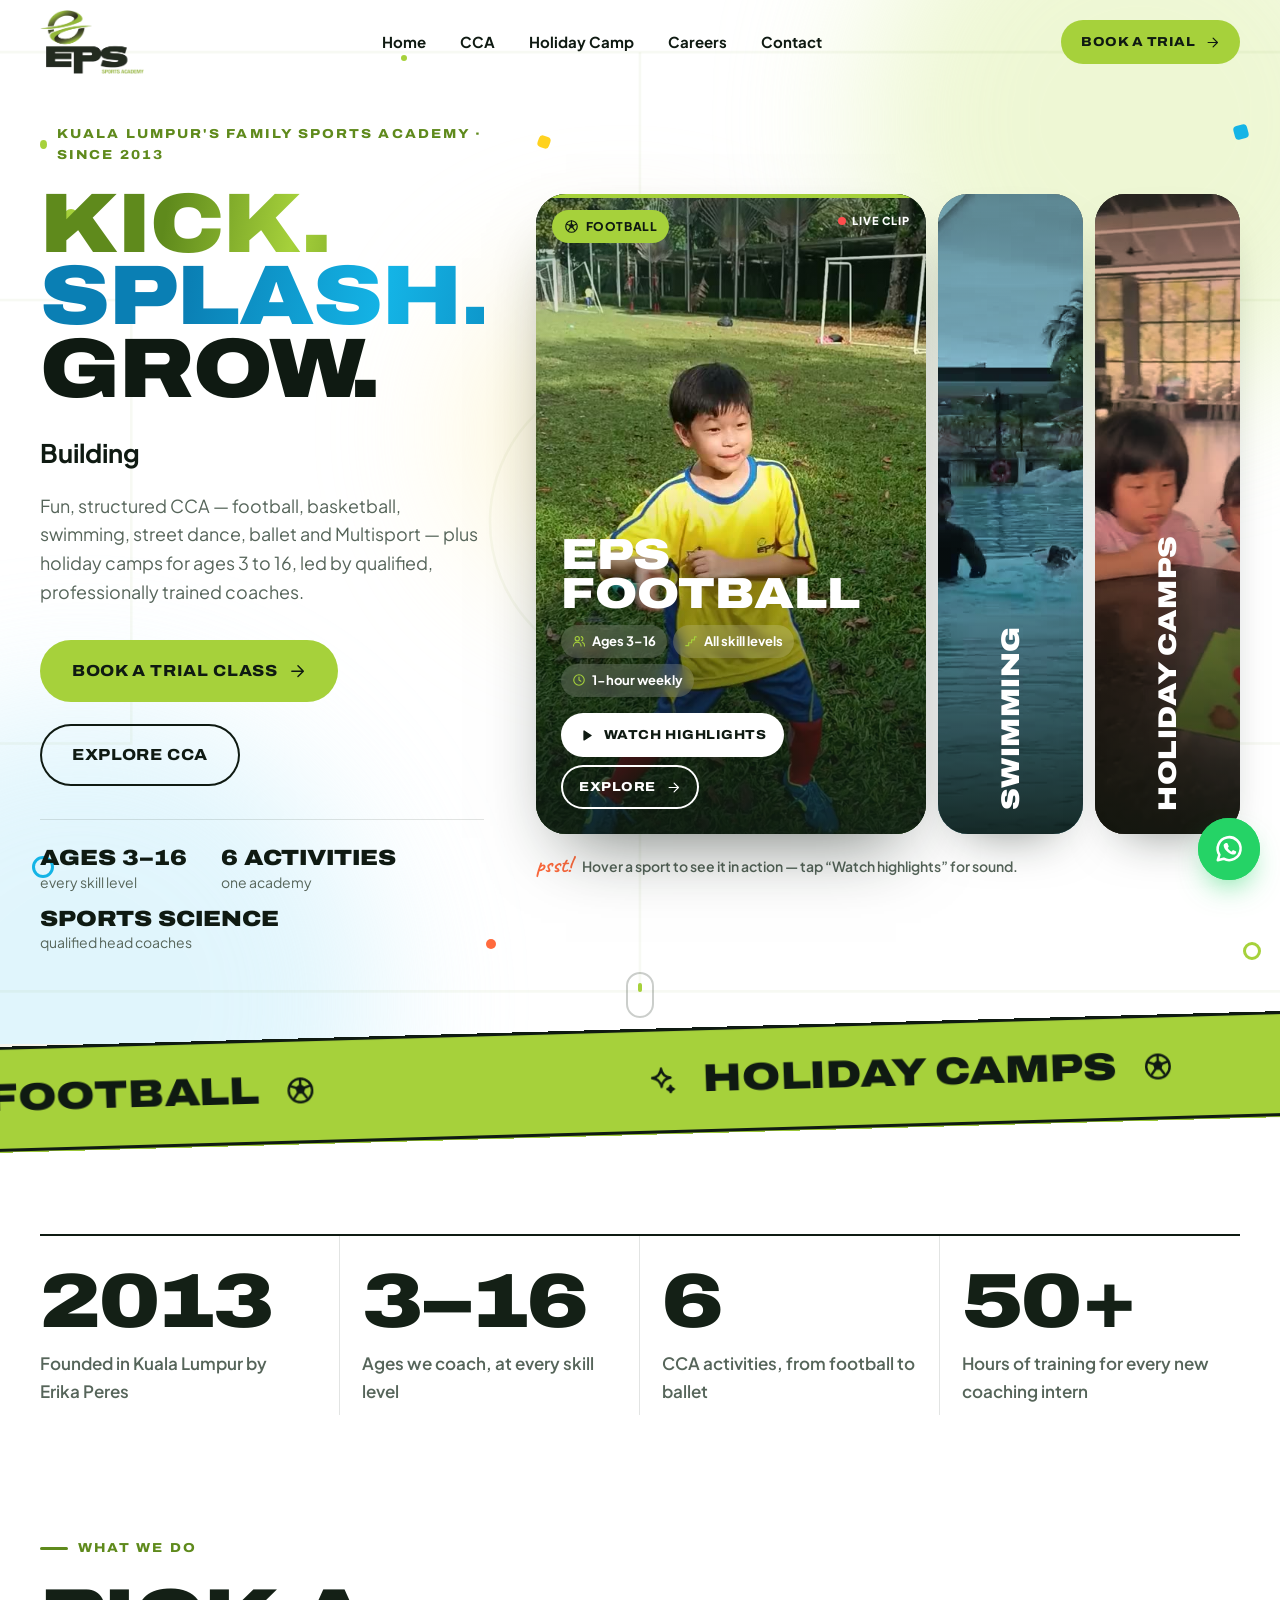
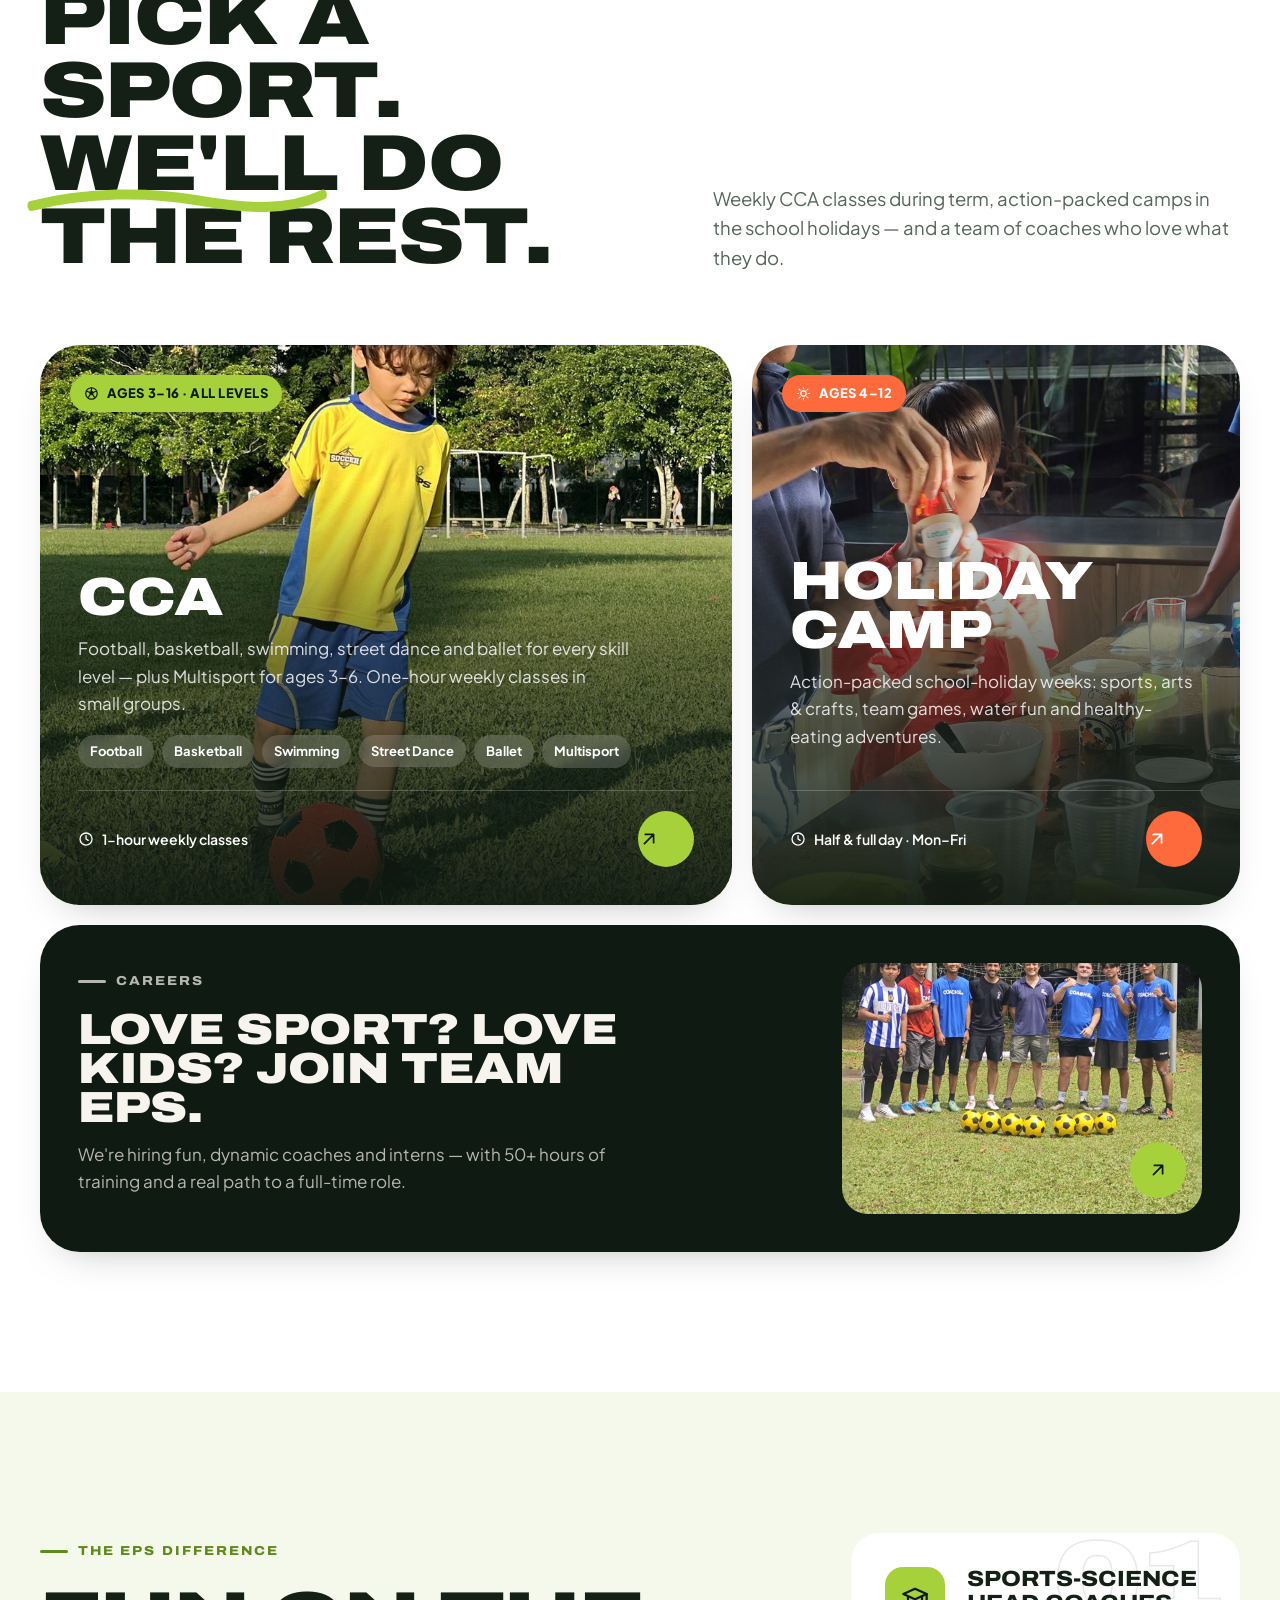
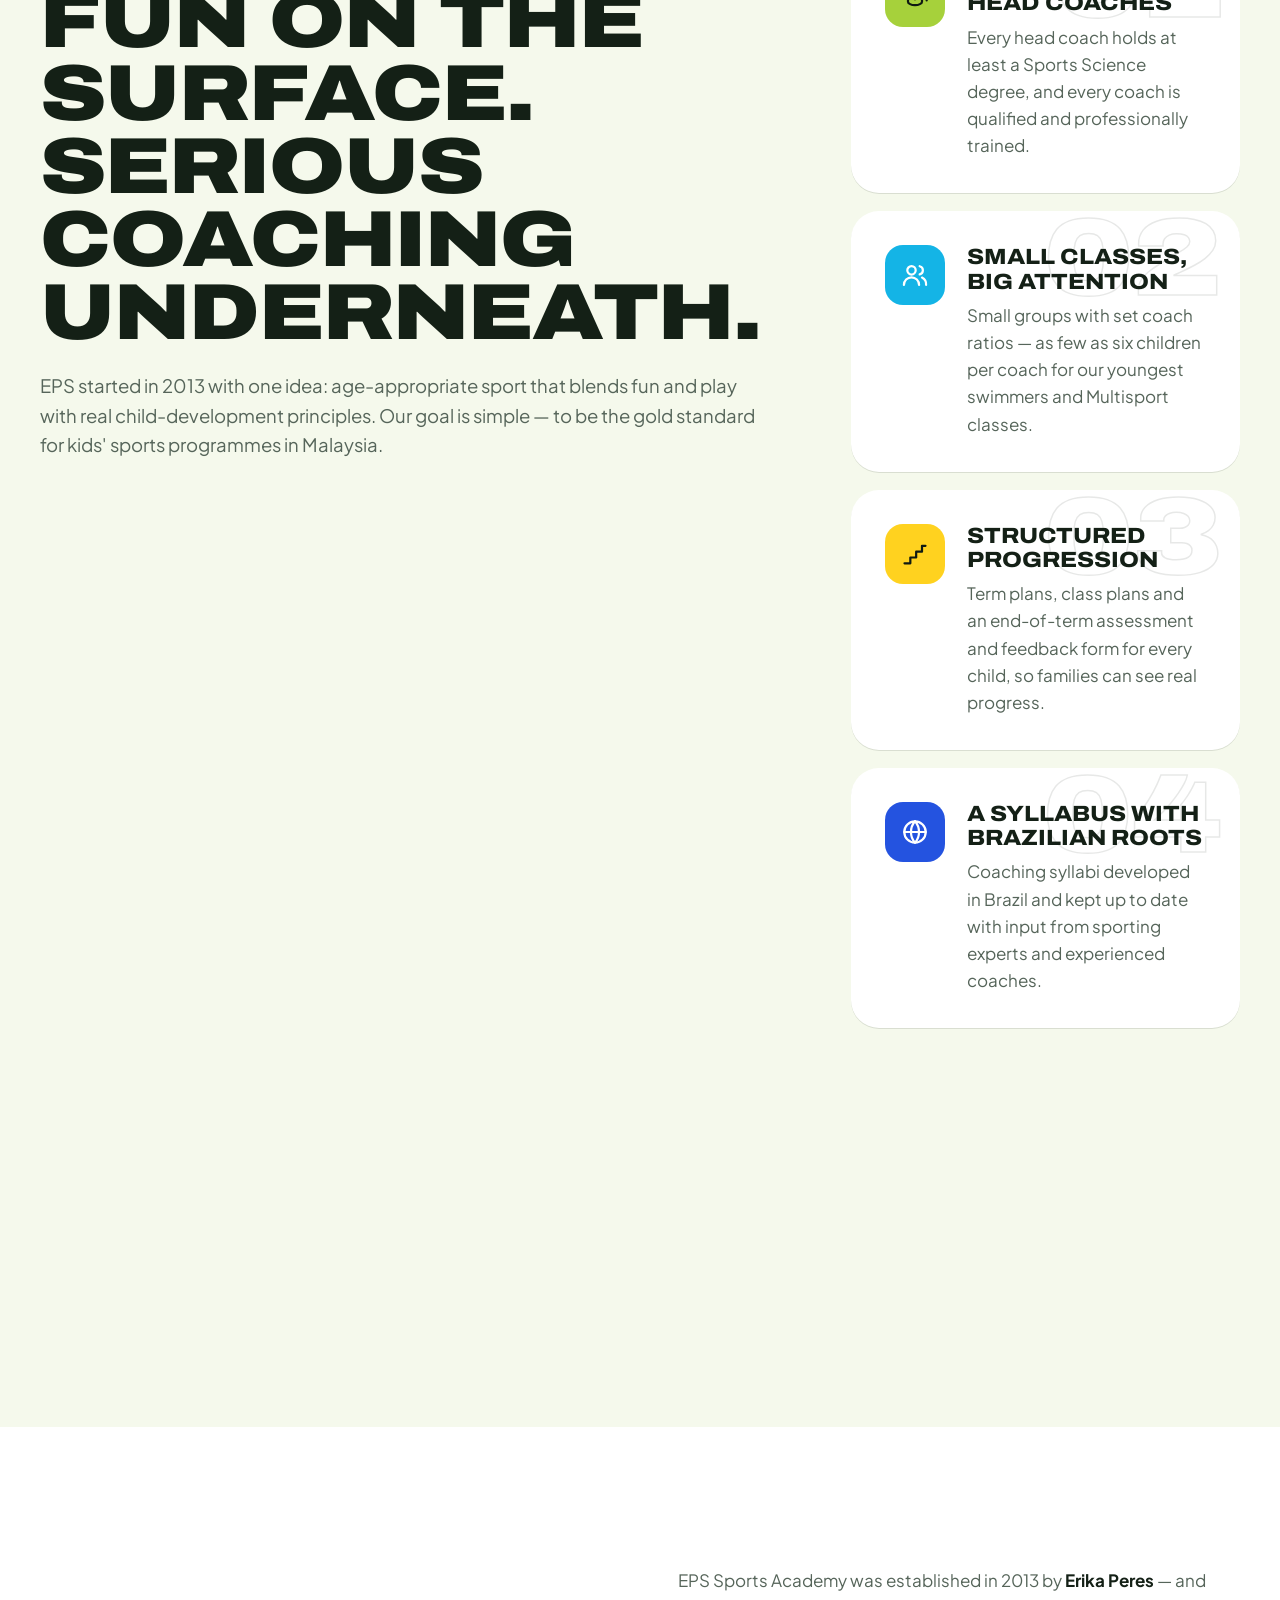
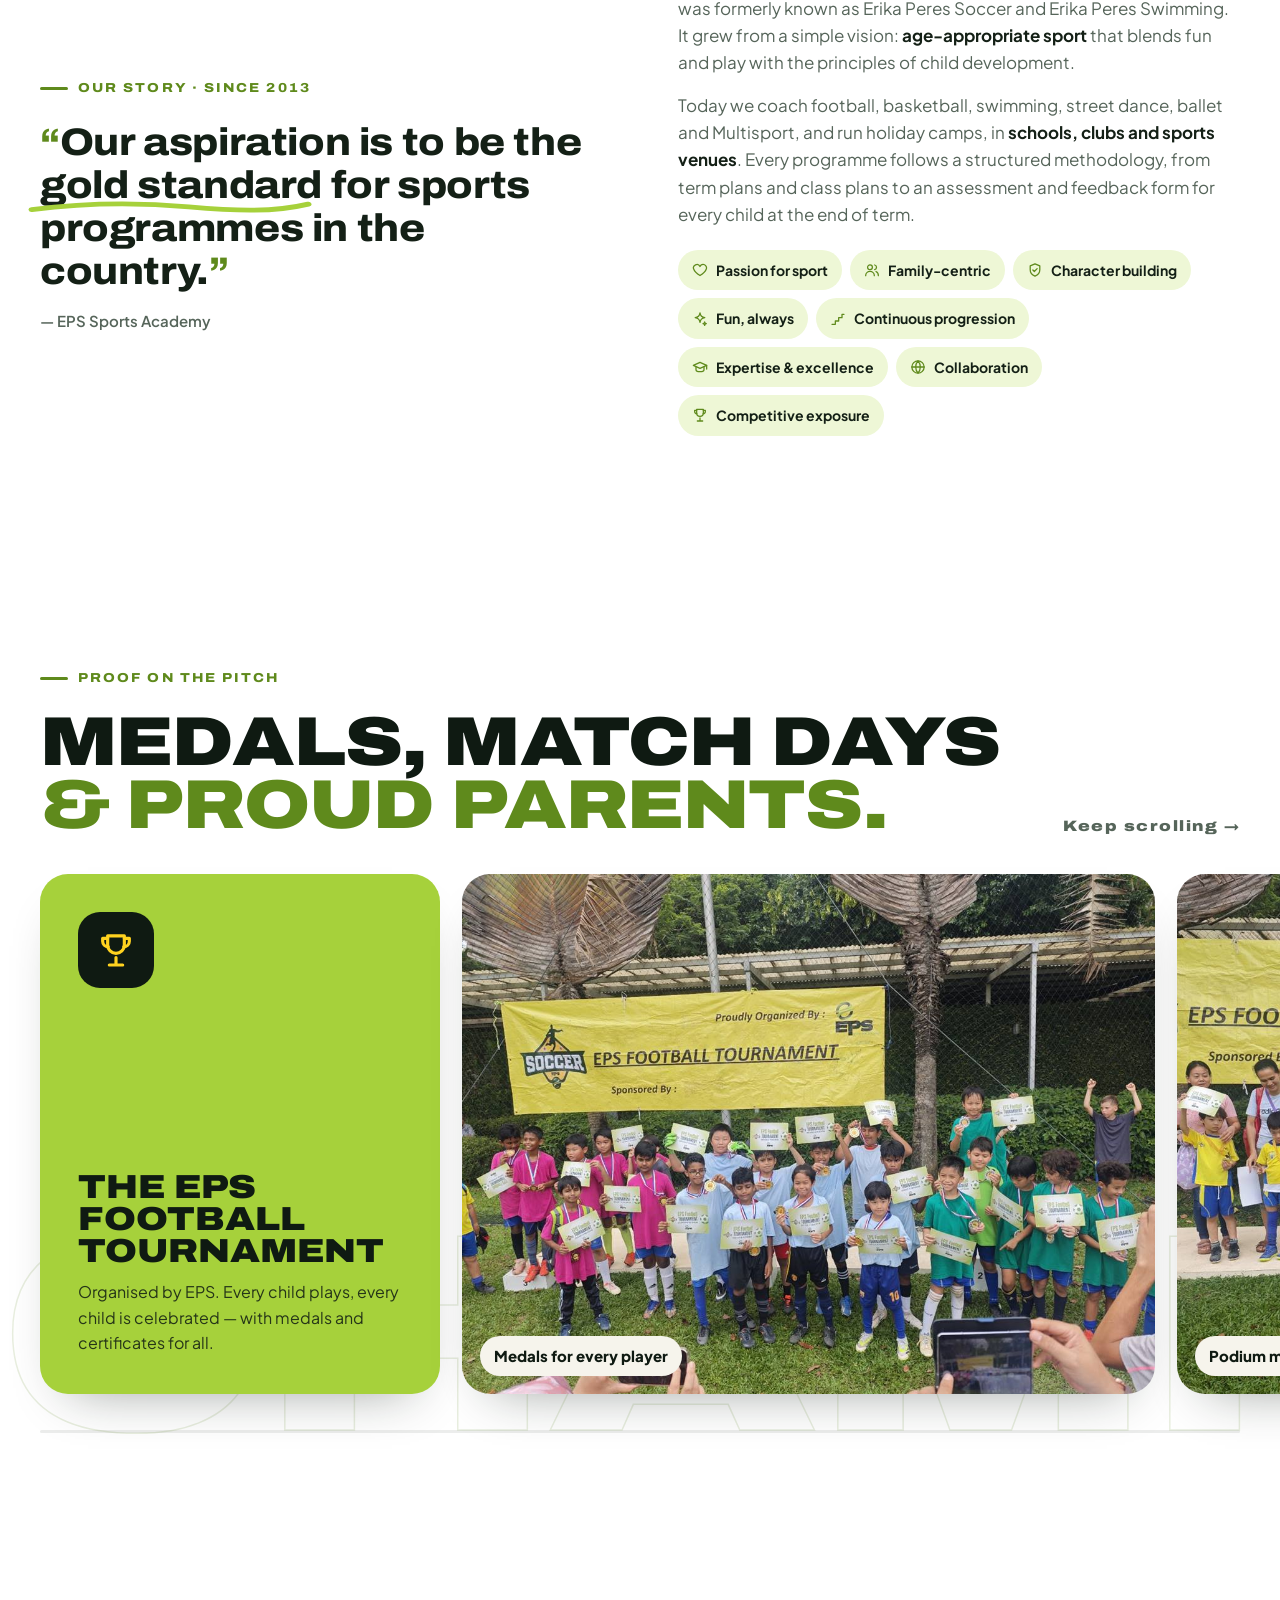
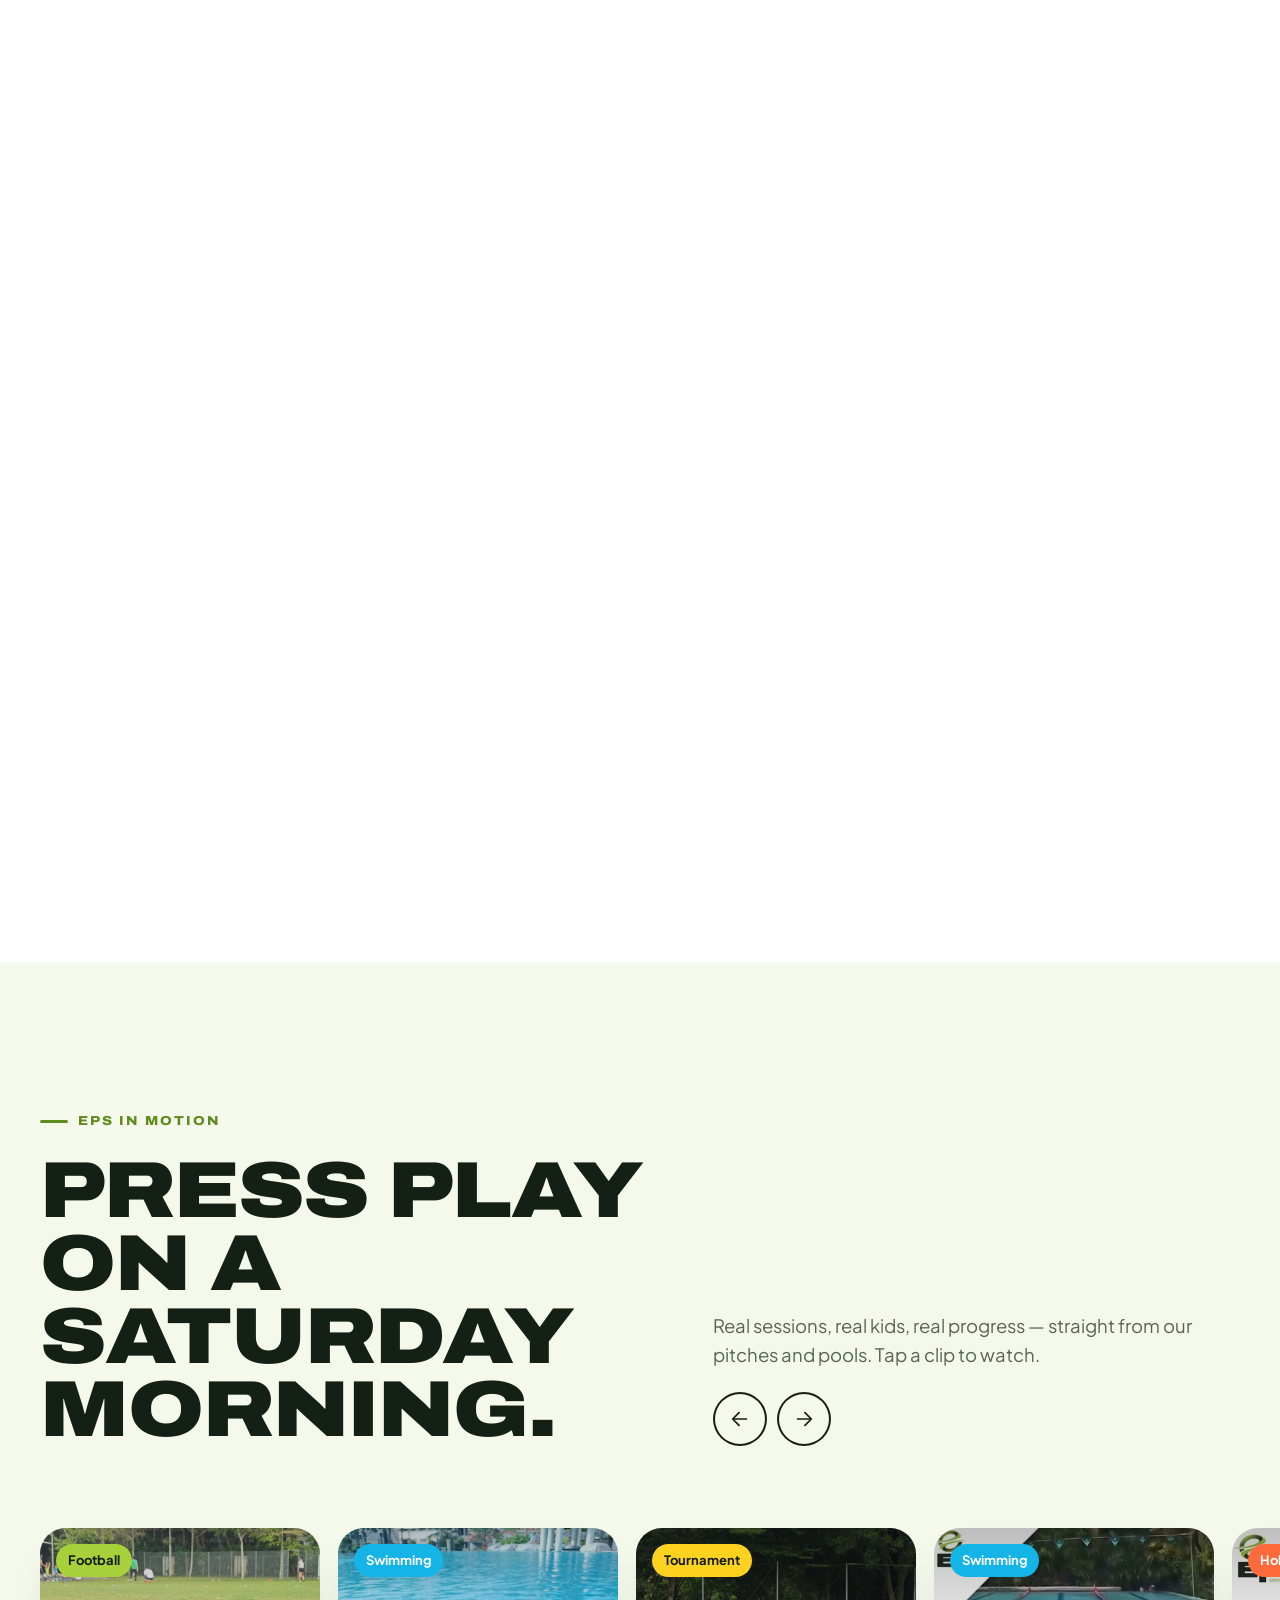
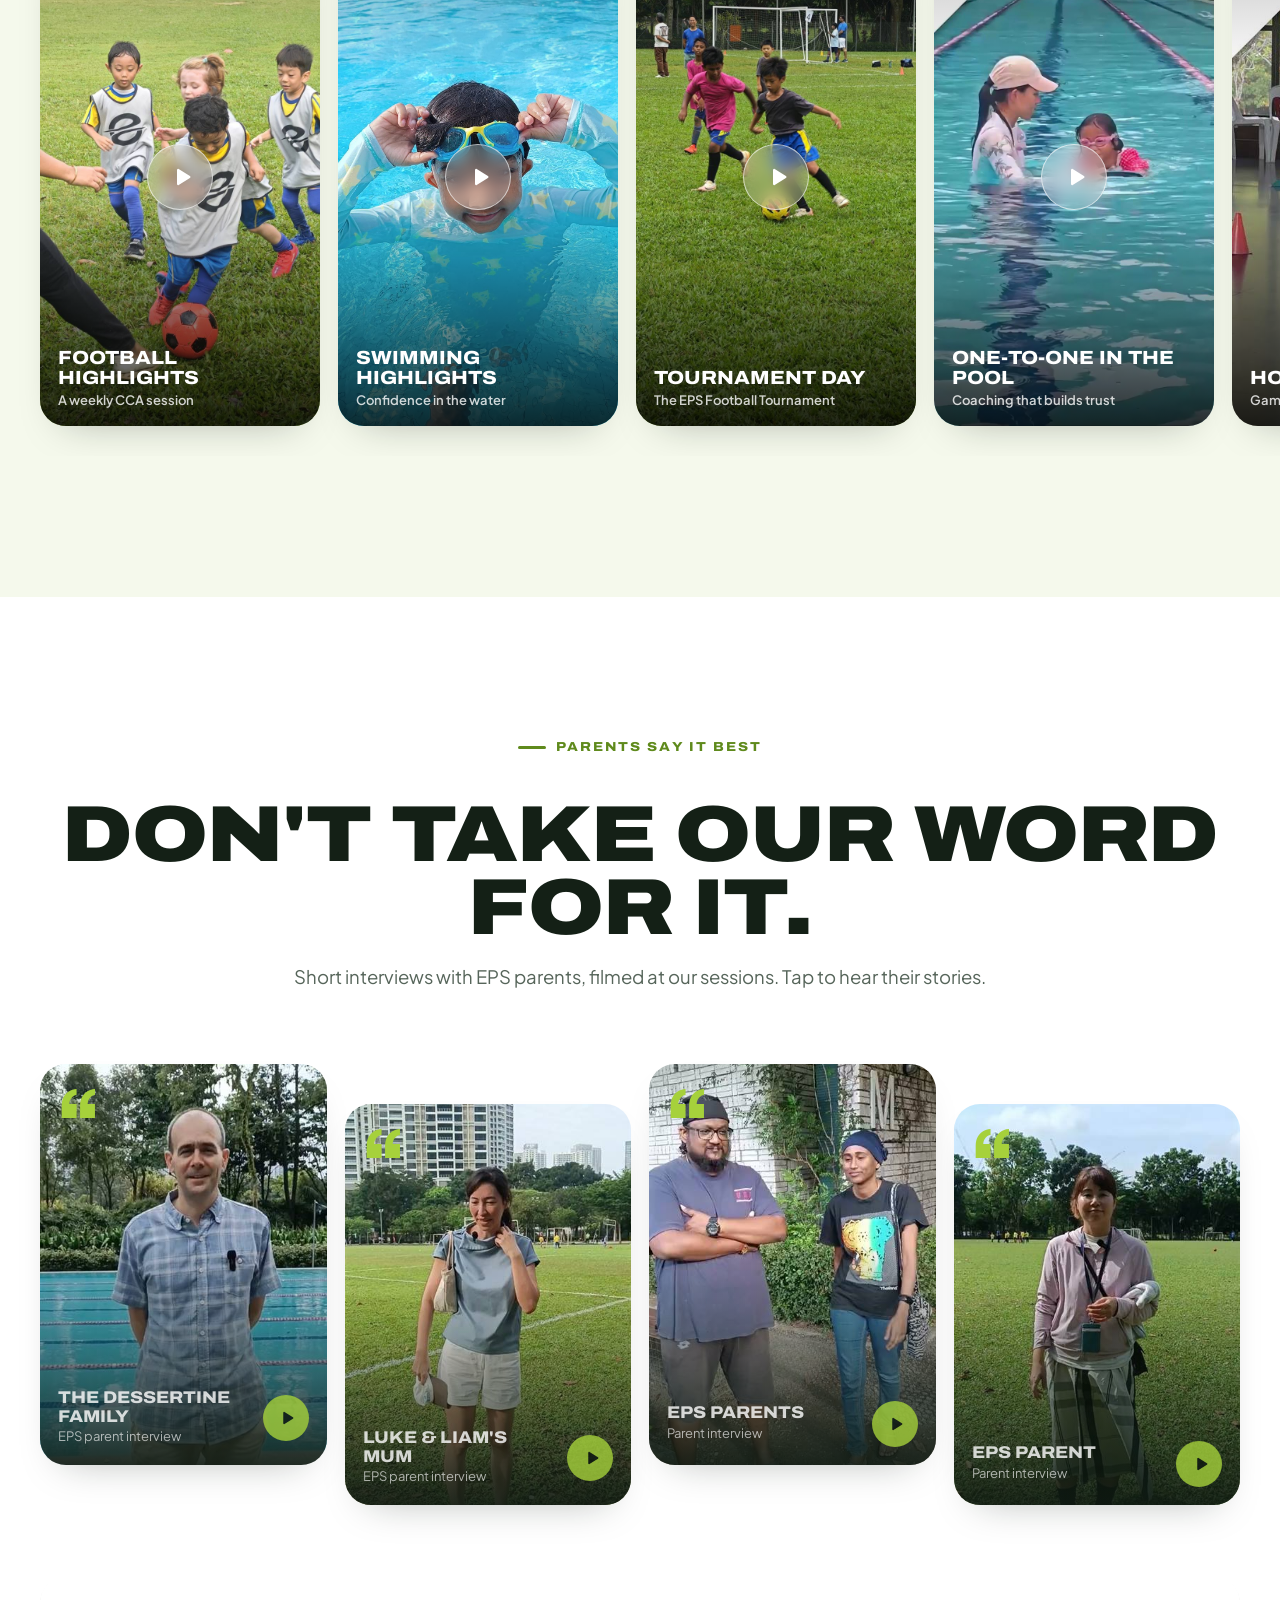
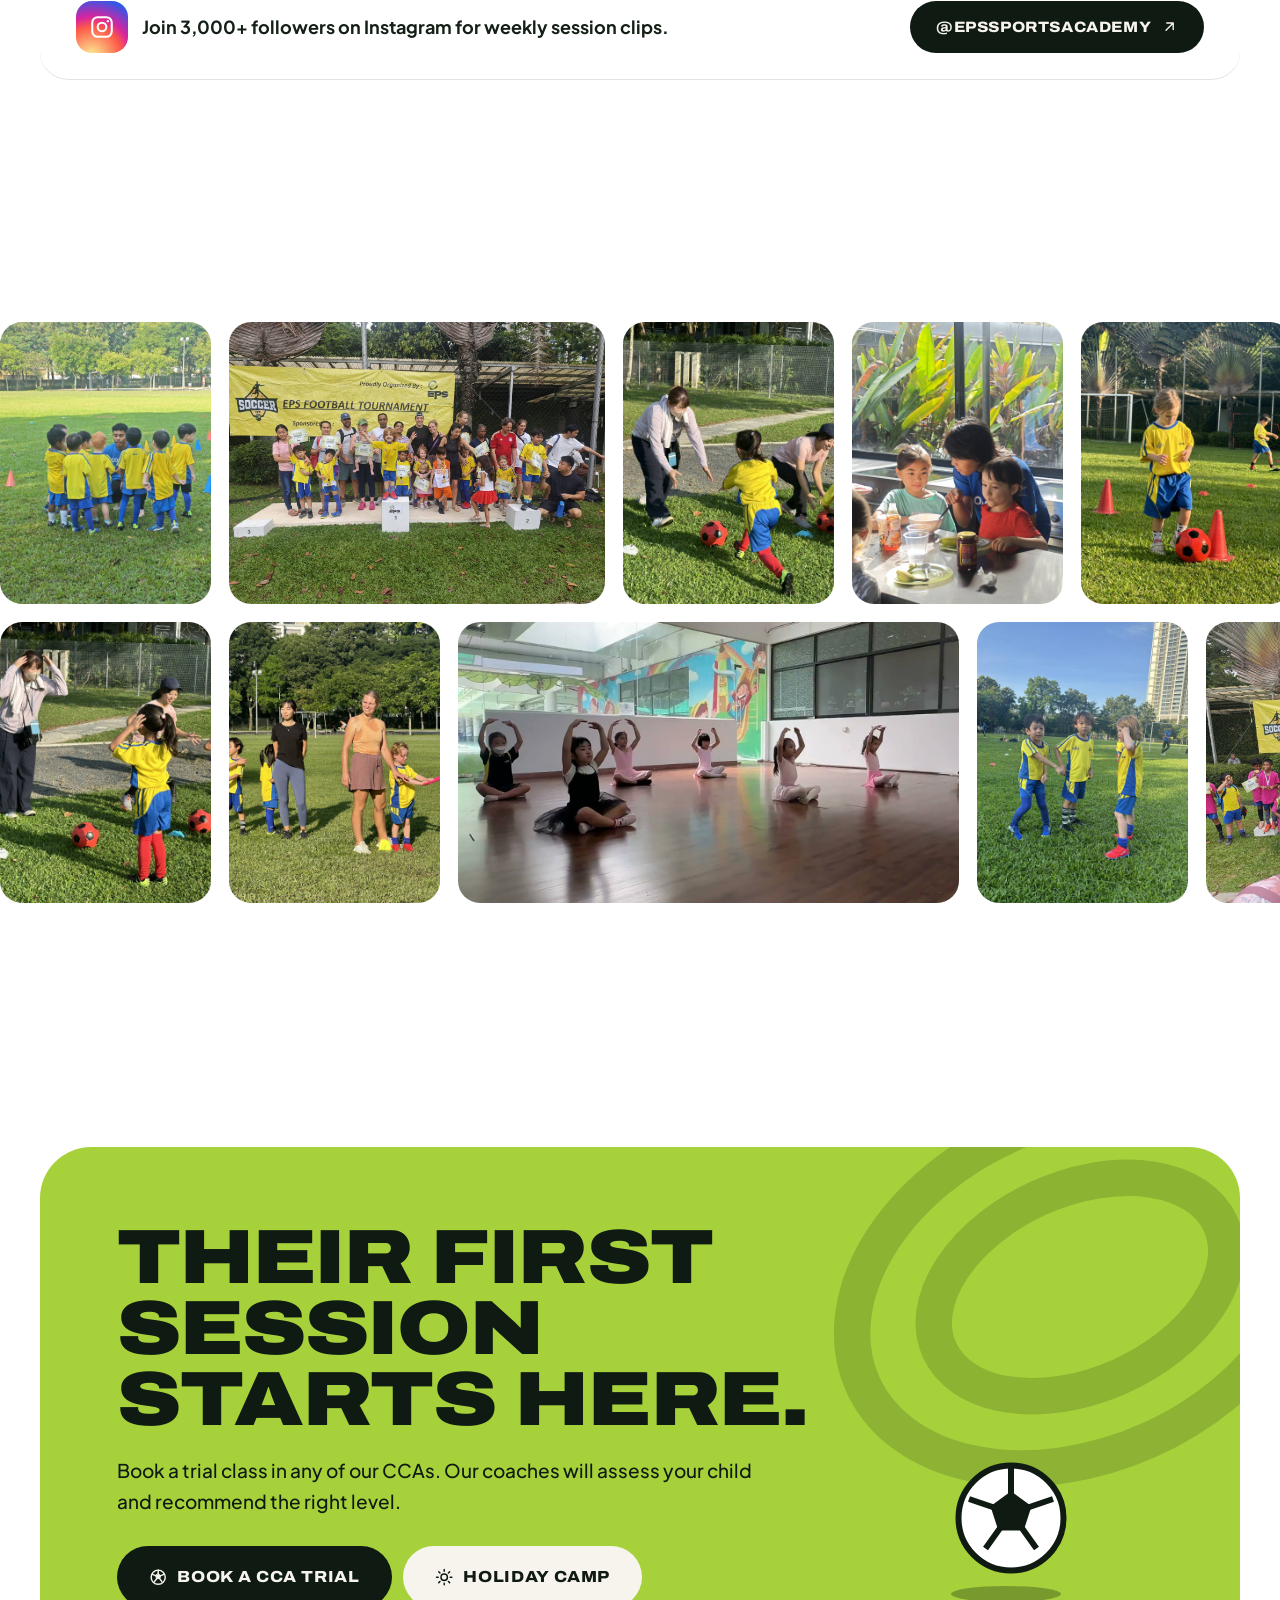
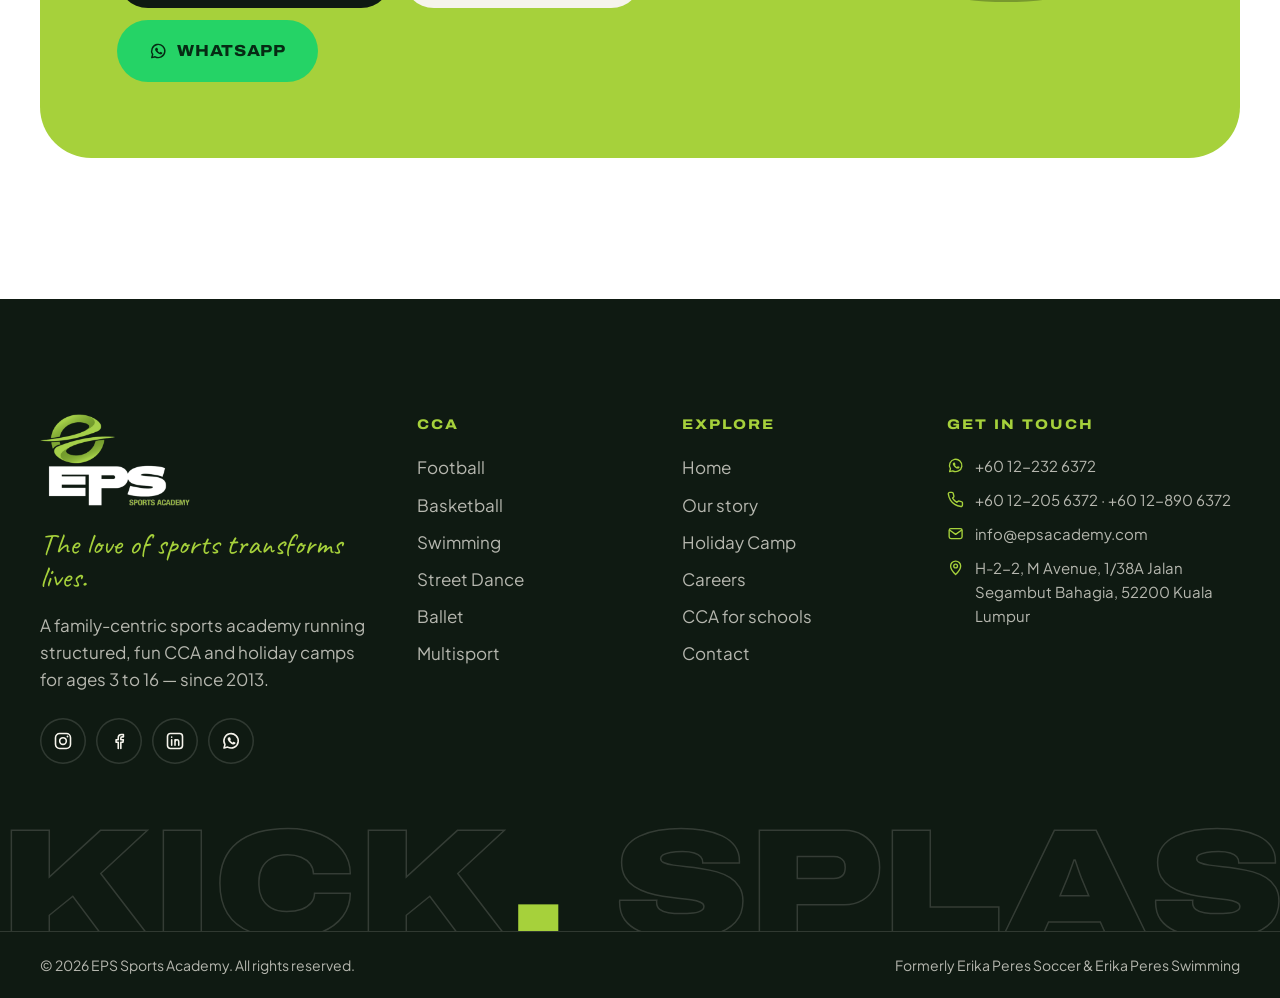
<file: index.html>
<!doctype html>
<html lang="en">
<head>
<meta charset="utf-8">
<meta name="viewport" content="width=device-width, initial-scale=1">
<title>EPS Sports Academy | CCA &amp; Holiday Camps for Kids in Kuala Lumpur</title>
<meta name="description" content="Family-centric sports academy in KL since 2013. Football, basketball, swimming, street dance and ballet CCA for ages 3–16 at every skill level, Multisport for ages 3–6, plus school-holiday camps.">
<link rel="canonical" href="https://epsacademy.com.my/">
<meta property="og:type" content="website">
<meta property="og:site_name" content="EPS Sports Academy">
<meta property="og:title" content="EPS Sports Academy | CCA &amp; Holiday Camps for Kids in Kuala Lumpur">
<meta property="og:description" content="Family-centric sports academy in KL since 2013. Football, basketball, swimming, street dance and ballet CCA for ages 3–16 at every skill level, Multisport for ages 3–6, plus school-holiday camps.">
<meta property="og:url" content="https://epsacademy.com.my/">
<meta property="og:image" content="https://epsacademy.com.my/hero-football.jpg">
<meta name="twitter:card" content="summary_large_image">
<meta name="theme-color" content="#0f1a12">
<link rel="icon" type="image/png" href="favicon.png">
<link rel="apple-touch-icon" href="favicon.png">
<link rel="preconnect" href="https://fonts.googleapis.com">
<link rel="preconnect" href="https://fonts.gstatic.com" crossorigin>
<link rel="stylesheet" href="https://fonts.googleapis.com/css2?family=Archivo:wdth,wght@62..125,400..900&family=Caveat:wght@600;700&family=Plus+Jakarta+Sans:wght@400;500;600;700;800&display=swap">
<link rel="stylesheet" href="styles.css?v=3">
<script>
  document.documentElement.classList.add("js");
  try {
    if (sessionStorage.getItem("eps-seen") || matchMedia("(prefers-reduced-motion: reduce)").matches) document.documentElement.classList.add("no-preload");
    sessionStorage.setItem("eps-seen", "1");
  } catch (e) { document.documentElement.classList.add("no-preload"); }
</script>
<script type="application/ld+json">
{
  "@context": "https://schema.org",
  "@type": "SportsActivityLocation",
  "name": "EPS Sports Academy",
  "alternateName": ["EPS Academy", "Erika Peres Soccer", "Erika Peres Swimming"],
  "url": "https://epsacademy.com.my/",
  "logo": "https://epsacademy.com.my/logo.png",
  "image": "https://epsacademy.com.my/hero-football.jpg",
  "description": "Family-centric sports academy in Kuala Lumpur running CCA (football, basketball, swimming, street dance, ballet and Multisport) for ages 3 to 16, plus school-holiday camps.",
  "foundingDate": "2013",
  "founder": { "@type": "Person", "name": "Erika Peres" },
  "telephone": "+60122326372",
  "email": "info@epsacademy.com",
  "address": {
    "@type": "PostalAddress",
    "streetAddress": "H-2-2, M Avenue, 1/38A Jalan Segambut Bahagia",
    "addressLocality": "Kuala Lumpur",
    "postalCode": "52200",
    "addressRegion": "Wilayah Persekutuan Kuala Lumpur",
    "addressCountry": "MY"
  },
  "geo": { "@type": "GeoCoordinates", "latitude": 3.1894082, "longitude": 101.6566346 },
  "sameAs": [
    "https://www.instagram.com/epssportsacademy/",
    "https://www.facebook.com/epssportsacademy",
    "https://www.linkedin.com/company/eps-sports-acdemy"
  ]
}
</script>
</head>
<body class="page-home">
<a class="skip-link" href="#main">Skip to content</a>
<div class="intro" role="dialog" aria-label="Welcome to EPS Sports Academy" data-intro>
  <div class="intro-confetti" aria-hidden="true">
    <span class="ci" style="width:18px;height:18px;background:#a6d13b;left:9%;top:16%;animation-delay:.05s,0s"></span>
    <span class="sq" style="width:14px;height:14px;background:#ffd21f;left:22%;top:72%;rotate:24deg;animation-delay:.15s,-1s"></span>
    <span class="ring" style="width:26px;height:26px;color:#14b4e6;left:80%;top:20%;animation-delay:.25s,-2s"></span>
    <span class="ci" style="width:12px;height:12px;background:#ff6a3d;left:88%;top:62%;animation-delay:.35s,-3s"></span>
    <span class="sq" style="width:16px;height:16px;background:#14b4e6;left:6%;top:52%;rotate:-18deg;animation-delay:.45s,-1.5s"></span>
    <span class="ring" style="width:20px;height:20px;color:#ff6a3d;left:30%;top:12%;animation-delay:.55s,-2.5s"></span>
    <span class="ci" style="width:10px;height:10px;background:#2453e0;left:66%;top:10%;animation-delay:.65s,-.5s"></span>
    <span class="sq" style="width:12px;height:12px;background:#a6d13b;left:72%;top:78%;rotate:40deg;animation-delay:.75s,-3.5s"></span>
    <span class="ring" style="width:16px;height:16px;color:#ffd21f;left:48%;top:84%;animation-delay:.85s,-4s"></span>
    <span class="ci" style="width:14px;height:14px;background:#ffd21f;left:93%;top:38%;animation-delay:.95s,-2.2s"></span>
  </div>

  <div class="intro-stage" aria-hidden="true">
    <div class="intro-word"><span class="il il-e">E</span><span class="il il-p">P</span><span class="il il-s">S</span></div>
    <p class="intro-sub">Sports Academy</p>
    <div class="intro-chips"><span><svg class="i"><use href="#i-ball"/></svg> Football</span><span><svg class="i"><use href="#i-swim"/></svg> Swimming</span><span><svg class="i"><use href="#i-sun"/></svg> Holiday Camps</span></div>
    <div class="intro-ball"><svg viewBox="0 0 24 24" fill="#fff" stroke="#0f1a12" stroke-width="1.2"><circle cx="12" cy="12" r="10.5"/><path fill="#0f1a12" d="m12 7.4 3.4 2.5-1.3 4h-4.2l-1.3-4Z"/><path fill="none" d="M12 1.5v5.9M15.4 9.9l5-1.7M14.1 13.9l3 4.2M9.9 13.9l-3 4.2M8.6 9.9l-5-1.7"/></svg></div>
  </div>

  <div class="intro-water" aria-hidden="true">
    <svg class="w-back" viewBox="0 0 2400 44" preserveAspectRatio="none"><path fill="#7fdcf6" d="M0 22 Q150 0 300 22 T600 22 T900 22 T1200 22 T1500 22 T1800 22 T2100 22 T2400 22 V44 H0Z"/></svg>
    <svg class="w-front" viewBox="0 0 2400 34" preserveAspectRatio="none"><path fill="#34c6f0" d="M0 17 Q150 34 300 17 T600 17 T900 17 T1200 17 T1500 17 T1800 17 T2100 17 T2400 17 V34 H0Z"/></svg>
    <div class="intro-bubbles">
      <span style="left:10%;width:10px;height:10px;animation-delay:0s"></span>
      <span style="left:27%;width:7px;height:7px;animation-delay:.9s"></span>
      <span style="left:46%;width:12px;height:12px;animation-delay:.4s"></span>
      <span style="left:63%;width:8px;height:8px;animation-delay:1.4s"></span>
      <span style="left:81%;width:11px;height:11px;animation-delay:.7s"></span>
    </div>
  </div>
  <p class="intro-lets" aria-hidden="true">Let's play!<small>See you on the pitch &amp; in the pool</small></p>

  <div class="intro-hud">
    <div aria-hidden="true"><div class="intro-pct"><span data-intro-pct>0</span><small>%</small></div><span class="intro-msg" data-intro-msg>Pumping up the footballs…</span></div>
    <button class="intro-skip" type="button" data-intro-skip>Skip intro</button>
  </div>
  <div class="intro-edge" aria-hidden="true"><svg viewBox="0 0 2400 80" preserveAspectRatio="none"><path fill="#0a7fb4" d="M0 0 H2400 V40 Q2250 80 2100 40 T1800 40 T1500 40 T1200 40 T900 40 T600 40 T300 40 T0 40Z"/></svg></div>
</div>
<div class="scroll-progress" aria-hidden="true"></div>
<svg xmlns="http://www.w3.org/2000/svg" style="position:absolute;width:0;height:0;overflow:hidden" aria-hidden="true">
  <symbol id="i-arrow" viewBox="0 0 24 24"><path d="M5 12h14M13 5l7 7-7 7"/></symbol>
  <symbol id="i-arrow-ur" viewBox="0 0 24 24"><path d="M7 17 17 7M8 7h9v9"/></symbol>
  <symbol id="i-play" viewBox="0 0 24 24"><path fill="currentColor" stroke="none" d="M7 4.9v14.2a1.1 1.1 0 0 0 1.7.94l11.2-7.1a1.1 1.1 0 0 0 0-1.88L8.7 3.96A1.1 1.1 0 0 0 7 4.9Z"/></symbol>
  <symbol id="i-phone" viewBox="0 0 24 24"><path d="M21.5 16.6v3a2 2 0 0 1-2.2 2 19.6 19.6 0 0 1-8.5-3 19.3 19.3 0 0 1-6-6A19.6 19.6 0 0 1 1.8 4.1 2 2 0 0 1 3.8 2h3a2 2 0 0 1 2 1.7c.13.95.36 1.88.7 2.77a2 2 0 0 1-.45 2.1L7.8 9.8a16 16 0 0 0 6 6l1.25-1.25a2 2 0 0 1 2.1-.45c.89.34 1.82.57 2.77.7a2 2 0 0 1 1.7 2Z"/></symbol>
  <symbol id="i-mail" viewBox="0 0 24 24"><rect x="3" y="5" width="18" height="14" rx="2.5"/><path d="m3.5 7 8.5 6 8.5-6"/></symbol>
  <symbol id="i-pin" viewBox="0 0 24 24"><path d="M12 21.5s-7-6.1-7-11.6a7 7 0 0 1 14 0c0 5.5-7 11.6-7 11.6Z"/><circle cx="12" cy="9.8" r="2.6"/></symbol>
  <symbol id="i-clock" viewBox="0 0 24 24"><circle cx="12" cy="12" r="9"/><path d="M12 7v5l3.2 2"/></symbol>
  <symbol id="i-calendar" viewBox="0 0 24 24"><rect x="3" y="4.5" width="18" height="16.5" rx="2.5"/><path d="M3 9.5h18M8 2.5v4M16 2.5v4"/></symbol>
  <symbol id="i-check" viewBox="0 0 24 24"><path d="m5 12.5 4.5 4.5L19 7.5"/></symbol>
  <symbol id="i-chevron" viewBox="0 0 24 24"><path d="m6 9 6 6 6-6"/></symbol>
  <symbol id="i-close" viewBox="0 0 24 24"><path d="M6 6l12 12M18 6 6 18"/></symbol>
  <symbol id="i-instagram" viewBox="0 0 24 24"><rect x="3" y="3" width="18" height="18" rx="5"/><circle cx="12" cy="12" r="4"/><circle cx="17.4" cy="6.6" r="1.1" fill="currentColor" stroke="none"/></symbol>
  <symbol id="i-facebook" viewBox="0 0 24 24"><path d="M14.2 21v-7.6h2.6l.4-3h-3V8.5c0-.9.3-1.5 1.5-1.5h1.6V4.3c-.3 0-1.2-.1-2.3-.1-2.3 0-3.9 1.4-3.9 4v2.2H8.5v3h2.6V21"/></symbol>
  <symbol id="i-linkedin" viewBox="0 0 24 24"><rect x="3" y="3" width="18" height="18" rx="3.5"/><path d="M8 10.5V17M8 7.3v.05M12 17v-6.5M12 13.4c0-1.7 1-2.9 2.4-2.9s2.1 1 2.1 2.7V17"/></symbol>
  <symbol id="i-whatsapp" viewBox="0 0 24 24"><path d="M3.6 20.4l1.2-4.1A8.6 8.6 0 1 1 8 19.3Z" fill="none"/><path fill="currentColor" stroke="none" d="M9.1 7.9c.2-.4.4-.4.7-.4h.5c.2 0 .4 0 .6.4l.8 1.8c.1.2.1.4 0 .6l-.5.7c-.1.1-.2.3 0 .5.5.9 1.4 1.8 2.4 2.3.2.1.4.1.5 0l.7-.8c.2-.2.3-.2.5-.1l1.8.8c.2.1.3.2.3.4 0 .5-.1 1.2-.7 1.6-.5.4-1.3.6-2.3.4-1.3-.3-2.9-1.1-4.2-2.6C8.6 11.9 8 10.4 8 9.4c0-.7.4-1.2 1.1-1.5Z"/></symbol>
  <symbol id="i-ball" viewBox="0 0 24 24"><circle cx="12" cy="12" r="9.2"/><path fill="currentColor" stroke-width="1.2" d="m12 7.6 3.3 2.4-1.3 3.9H10L8.7 10Z"/><path d="M12 2.8v4.8M15.3 10l4.4-1.6M14 13.9l2.8 3.9M10 13.9l-2.8 3.9M8.7 10 4.3 8.4"/></symbol>
  <symbol id="i-swim" viewBox="0 0 24 24"><circle cx="17" cy="6" r="2.1"/><path d="M2.5 18.5c1.6 0 1.6-1.2 3.2-1.2s1.6 1.2 3.2 1.2 1.6-1.2 3.2-1.2 1.6 1.2 3.2 1.2 1.6-1.2 3.2-1.2 1.6 1.2 3.2 1.2"/><path d="m5 13.2 5-3.7 3.2 2.8 3.3-1.6"/></symbol>
  <symbol id="i-sun" viewBox="0 0 24 24"><circle cx="12" cy="12" r="4.2"/><path d="M12 2v2.2M12 19.8V22M4.9 4.9l1.6 1.6M17.5 17.5l1.6 1.6M2 12h2.2M19.8 12H22M4.9 19.1l1.6-1.6M17.5 6.5l1.6-1.6"/></symbol>
  <symbol id="i-trophy" viewBox="0 0 24 24"><path d="M8 21h8M12 16.5V21M7 3.5h10V9a5 5 0 0 1-10 0Z"/><path d="M17 5h3v1.8a3.3 3.3 0 0 1-3.3 3.3M7 5H4v1.8a3.3 3.3 0 0 0 3.3 3.3"/></symbol>
  <symbol id="i-medal" viewBox="0 0 24 24"><circle cx="12" cy="15" r="6.2"/><path d="M8.6 9.6 5.6 2.8h4.2l2.4 5M15.4 9.6l3-6.8h-4.2L12 7.6"/><path fill="currentColor" stroke="none" d="m12 11.9 1 2 2.2.3-1.6 1.5.4 2.2-2-1-2 1 .4-2.2-1.6-1.5 2.2-.3Z"/></symbol>
  <symbol id="i-users" viewBox="0 0 24 24"><circle cx="9" cy="8" r="3.6"/><path d="M2.5 20.5a6.5 6.5 0 0 1 13 0"/><path d="M16 4.5a3.6 3.6 0 0 1 0 7M18 14.2a6.5 6.5 0 0 1 3.5 6.3"/></symbol>
  <symbol id="i-grad" viewBox="0 0 24 24"><path d="M2 9.5 12 5l10 4.5L12 14Z"/><path d="M6 11.6V16c0 1.6 2.7 3 6 3s6-1.4 6-3v-4.4M22 9.5v5.5"/></symbol>
  <symbol id="i-steps" viewBox="0 0 24 24"><path d="M3 20h5v-5h5v-5h5V5h3"/></symbol>
  <symbol id="i-heart" viewBox="0 0 24 24"><path d="M12 20.3s-7.6-4.6-9.3-9.3A5 5 0 0 1 12 6.7 5 5 0 0 1 21.3 11c-1.7 4.7-9.3 9.3-9.3 9.3Z"/></symbol>
  <symbol id="i-shield" viewBox="0 0 24 24"><path d="M12 2.8 4.8 5.9v5.6c0 4.4 3 8 7.2 9.7 4.2-1.7 7.2-5.3 7.2-9.7V5.9Z"/><path d="m8.8 12 2.2 2.2 4.2-4.3"/></symbol>
  <symbol id="i-globe" viewBox="0 0 24 24"><circle cx="12" cy="12" r="9.2"/><path d="M2.8 12h18.4M12 2.8a14 14 0 0 1 0 18.4M12 2.8a14 14 0 0 0 0 18.4"/></symbol>
  <symbol id="i-school" viewBox="0 0 24 24"><path d="M2.5 21h19M5 21V10.5L12 5l7 5.5V21"/><path d="M9.8 21v-5h4.4v5M12 10.2v.05"/></symbol>
  <symbol id="i-sparkle" viewBox="0 0 24 24"><path d="M12 2.8c.6 4.4 2.8 6.6 7.2 7.2-4.4.6-6.6 2.8-7.2 7.2-.6-4.4-2.8-6.6-7.2-7.2 4.4-.6 6.6-2.8 7.2-7.2Z"/><path d="M19 16.5c.2 1.5 1 2.3 2.5 2.5-1.5.2-2.3 1-2.5 2.5-.2-1.5-1-2.3-2.5-2.5 1.5-.2 2.3-1 2.5-2.5Z"/></symbol>
  <symbol id="i-basketball" viewBox="0 0 24 24"><circle cx="12" cy="12" r="9.2"/><path d="M2.8 12h18.4M12 2.8v18.4M5.6 5.4c2.8 2.8 2.8 10.4 0 13.2M18.4 5.4c-2.8 2.8-2.8 10.4 0 13.2"/></symbol>
  <symbol id="i-music" viewBox="0 0 24 24"><path d="M9 18V5.2l11-2.2v13"/><circle cx="6.5" cy="18" r="2.6"/><circle cx="17.5" cy="16" r="2.6"/></symbol>
  <symbol id="i-briefcase" viewBox="0 0 24 24"><rect x="3" y="7" width="18" height="13" rx="2.5"/><path d="M9 7V5.2A2.2 2.2 0 0 1 11.2 3h1.6A2.2 2.2 0 0 1 15 5.2V7M3 12.5h18"/></symbol>
  <symbol id="i-palette" viewBox="0 0 24 24"><path d="M12 3a9 9 0 0 0 0 18c1.2 0 1.8-.8 1.8-1.7 0-1.3-1.1-1.6-1.1-2.7 0-.9.7-1.6 1.7-1.6H17a4 4 0 0 0 4-4C21 6.6 17 3 12 3Z"/><circle cx="7.5" cy="11" r="1.2" fill="currentColor"/><circle cx="10" cy="7" r="1.2" fill="currentColor"/><circle cx="14.5" cy="7" r="1.2" fill="currentColor"/></symbol>
  <symbol id="i-apple" viewBox="0 0 24 24"><path d="M12 7.5c-1.6-1.4-5.5-1.6-6.8 2-1 2.8.2 6.6 2.1 8.9 1.2 1.4 2.4 1.9 3.6 1.2.7-.4 1.5-.4 2.2 0 1.2.7 2.4.2 3.6-1.2 1.9-2.3 3.1-6.1 2.1-8.9-1.3-3.6-5.2-3.4-6.8-2Z"/><path d="M12 7.5c0-2 .8-3.6 2.6-4.5"/></symbol>
  <symbol id="i-flask" viewBox="0 0 24 24"><path d="M9.5 3h5M10.2 3v6.2L4.8 18.6A1.6 1.6 0 0 0 6.2 21h11.6a1.6 1.6 0 0 0 1.4-2.4l-5.4-9.4V3"/><path d="M7.4 14.5h9.2"/></symbol>
  <symbol id="i-star" viewBox="0 0 24 24"><path fill="currentColor" stroke="none" d="m12 2.8 2.8 5.8 6.3.8-4.6 4.4 1.2 6.3L12 17.1l-5.7 3 1.2-6.3-4.6-4.4 6.3-.8Z"/></symbol>
  <symbol id="i-info" viewBox="0 0 24 24"><circle cx="12" cy="12" r="9.2"/><path d="M12 11v5.5M12 7.6v.05"/></symbol>
  <symbol id="i-whistle" viewBox="0 0 24 24"><path d="M3 12.5a5.5 5.5 0 1 0 11 0V10h7.5V7H9.5"/><circle cx="8.5" cy="12.5" r="1.6"/><path d="M9.5 7V4.5"/></symbol>
  <symbol id="i-ballet" viewBox="0 0 24 24"><circle cx="12" cy="4.2" r="2"/><path d="M12 6.4v5.4M5.5 7.8c2 1.6 4.2 2.4 6.5 2.4s4.5-.8 6.5-2.4"/><path d="M7.5 15.6h9L12 11.8Z"/><path d="M10.6 15.6 9.2 21.2M13.4 15.6l1.4 5.6"/></symbol>
  <symbol id="i-multi" viewBox="0 0 24 24"><circle cx="7" cy="7" r="3.6"/><path d="M17 3.4l3.6 3.6-3.6 3.6-3.6-3.6Z"/><path d="M3.4 20.6h7.2l-3.6-6.2Z"/><rect x="13.4" y="13.4" width="7.2" height="7.2" rx="1.6"/></symbol>
</svg>
<header class="site-header">
  <div class="container header-inner">
    <a class="brand" href="index.html" aria-label="EPS Sports Academy — home">
      <img class="brand-logo--light" src="logo-white.png" alt="EPS Sports Academy" width="480" height="294">
      <img class="brand-logo--dark" src="logo.png" alt="" aria-hidden="true" width="480" height="294">
    </a>
    <nav class="main-nav" aria-label="Main">
      <ul>
        <li><a class="nav-link is-active" aria-current="page" href="index.html">Home</a></li>
        <li><a class="nav-link" href="cca.html">CCA</a></li>
        <li><a class="nav-link" href="holiday-camp.html">Holiday Camp</a></li>
        <li><a class="nav-link" href="careers.html">Careers</a></li>
        <li><a class="nav-link" href="contact.html">Contact</a></li>
      </ul>
    </nav>
    <div class="header-cta">
      <a class="btn btn-lime btn-sm magnetic" href="cca.html#join">Book a trial <svg class="i"><use href="#i-arrow"/></svg></a>
      <button class="burger" aria-label="Open menu" aria-expanded="false" aria-controls="mobile-menu"><span></span><span></span></button>
    </div>
  </div>
</header>

<div class="mobile-menu" id="mobile-menu" aria-hidden="true">
  <nav class="mm-links" aria-label="Mobile">
    <a href="index.html"><small>01</small>Home</a>
    <a href="cca.html"><small>02</small>CCA</a>
    <a href="holiday-camp.html"><small>03</small>Holiday Camp</a>
    <a href="careers.html"><small>04</small>Careers</a>
    <a href="contact.html"><small>05</small>Contact</a>
  </nav>
  <div class="mm-foot">
    <a class="btn btn-lime btn-lg" href="cca.html#join">Book a trial class <svg class="i"><use href="#i-arrow"/></svg></a>
    <a class="btn btn-wa btn-lg" href="https://wa.me/60122326372" target="_blank" rel="noopener"><svg class="i"><use href="#i-whatsapp"/></svg> WhatsApp us</a>
  </div>
</div>
<main id="main">

  <!-- ================= HERO (white, with live programme videos) ================= -->
  <section class="hero hero--light" aria-label="Welcome">
    <div class="hero-bg" aria-hidden="true">
      <div class="blob blob--lime"></div>
      <div class="blob blob--pool"></div>
      <div class="blob blob--sun"></div>
      <svg class="pitch-lines pitch-lines--light" viewBox="0 0 1200 800" preserveAspectRatio="xMidYMid slice">
        <rect x="40" y="40" width="1120" height="720" rx="6"/>
        <line x1="600" y1="40" x2="600" y2="760"/>
        <circle cx="600" cy="400" r="115"/>
        <rect x="40" y="230" width="170" height="340"/>
        <rect x="990" y="230" width="170" height="340"/>
      </svg>
      <div class="hero-floaties">
        <span class="ci" style="width:14px;height:14px;background:#a6d13b;left:5%;top:20%"></span>
        <span class="sq" style="width:12px;height:12px;background:#ffd21f;left:42%;top:13%;animation-delay:-2s;rotate:20deg"></span>
        <span class="ring" style="width:22px;height:22px;color:#14b4e6;left:2.5%;top:82%;animation-delay:-1s"></span>
        <span class="ci" style="width:10px;height:10px;background:#ff6a3d;left:38%;top:90%;animation-delay:-3s"></span>
        <span class="sq" style="width:14px;height:14px;background:#14b4e6;right:2.5%;top:12%;animation-delay:-4s;rotate:-15deg"></span>
        <span class="ring" style="width:18px;height:18px;color:#a6d13b;right:1.5%;bottom:8%;animation-delay:-2.5s"></span>
      </div>
    </div>

    <div class="container hero-grid hero-grid--videos">
      <div class="hero-copy">
        <p class="eyebrow eyebrow--plain" data-hero-in><span class="dot-live"></span>Kuala Lumpur's family sports academy · Since 2013</p>
        <h1 class="hero-title">
          <span class="line"><span class="word w-lime">Kick.</span></span>
          <span class="line"><span class="word w-pool">Splash.</span></span>
          <span class="line"><span class="word">Grow.</span></span>
        </h1>
        <p class="hero-rotator" data-hero-in>Building <span class="rotator" data-rotator data-words="confidence|teamwork|resilience|friendships|little legends"><span>confidence</span></span></p>
        <p class="hero-lede" data-hero-in>Fun, structured CCA — football, basketball, swimming, street dance, ballet and Multisport — plus holiday camps for ages 3 to 16, led by qualified, professionally trained coaches.</p>
        <div class="hero-ctas" data-hero-in>
          <a class="btn btn-lime btn-lg magnetic burst" href="cca.html#join">Book a trial class <svg class="i"><use href="#i-arrow"/></svg></a>
          <a class="btn btn-ghost btn-lg" href="cca.html">Explore CCA</a>
        </div>
        <ul class="hero-proof" data-hero-in>
          <li><strong>Ages 3–16</strong><span>every skill level</span></li>
          <li><strong>6 activities</strong><span>one academy</span></li>
          <li><strong>Sports Science</strong><span>qualified head coaches</span></li>
        </ul>
      </div>

      <div class="hero-media">
        <div class="sport-split" data-sport-split>
          <article class="sport-panel sport-panel--football is-active" tabindex="0" aria-label="EPS Football, ages 3 to 16">
            <video class="sp-media" muted loop playsinline preload="metadata" poster="clip-football.jpg" aria-hidden="true"><source src="clip-football.mp4" type="video/mp4"></video>
            <span class="sp-timer" aria-hidden="true"></span>
            <span class="sp-tag"><svg class="i"><use href="#i-ball"/></svg> Football</span>
            <span class="sp-live">Live clip</span>
            <span class="sp-label" aria-hidden="true">Football</span>
            <div class="sp-body">
              <h3>EPS Football</h3>
              <ul class="sp-facts">
                <li><svg class="i"><use href="#i-users"/></svg> Ages 3–16</li>
                <li><svg class="i"><use href="#i-steps"/></svg> All skill levels</li>
                <li><svg class="i"><use href="#i-clock"/></svg> 1-hour weekly</li>
              </ul>
              <div class="sp-actions">
                <button class="btn sp-watch" data-video="1eQkqzkusmzRvdZhxfE6eOV1EtCD4wLzI" data-title="EPS Football — highlights"><svg class="i"><use href="#i-play"/></svg> Watch highlights</button>
                <a class="btn btn-ghost" href="cca.html#football">Explore <svg class="i"><use href="#i-arrow"/></svg></a>
              </div>
            </div>
          </article>
          <article class="sport-panel sport-panel--swim" tabindex="0" aria-label="EPS Swimming, ages 3 to 16">
            <video class="sp-media" muted loop playsinline preload="metadata" poster="clip-swimming.jpg" aria-hidden="true"><source src="clip-swimming.mp4" type="video/mp4"></video>
            <span class="sp-timer" aria-hidden="true"></span>
            <span class="sp-tag"><svg class="i"><use href="#i-swim"/></svg> Swimming</span>
            <span class="sp-live">Live clip</span>
            <span class="sp-label" aria-hidden="true">Swimming</span>
            <div class="sp-body">
              <h3>EPS Swimming</h3>
              <ul class="sp-facts">
                <li><svg class="i"><use href="#i-users"/></svg> Ages 3–16</li>
                <li><svg class="i"><use href="#i-steps"/></svg> Beginner to advanced</li>
                <li><svg class="i"><use href="#i-clock"/></svg> 1-hour weekly</li>
              </ul>
              <div class="sp-actions">
                <button class="btn sp-watch" data-video="1XPiYWVaDDRpJjkERQs8_l9CDIDjCEr8U" data-title="EPS Swimming — in the pool with our coaches"><svg class="i"><use href="#i-play"/></svg> Watch highlights</button>
                <a class="btn btn-ghost" href="cca.html#swimming">Explore <svg class="i"><use href="#i-arrow"/></svg></a>
              </div>
            </div>
          </article>
          <article class="sport-panel sport-panel--camp" tabindex="0" aria-label="EPS Holiday Camps, ages 4 to 12">
            <video class="sp-media" muted loop playsinline preload="metadata" poster="clip-camp.jpg" aria-hidden="true"><source src="clip-camp.mp4" type="video/mp4"></video>
            <span class="sp-timer" aria-hidden="true"></span>
            <span class="sp-tag"><svg class="i"><use href="#i-sun"/></svg> Holiday camp</span>
            <span class="sp-live">Live clip</span>
            <span class="sp-label" aria-hidden="true">Holiday Camps</span>
            <div class="sp-body">
              <h3>Holiday Camp</h3>
              <ul class="sp-facts">
                <li><svg class="i"><use href="#i-users"/></svg> Ages 4–12</li>
                <li><svg class="i"><use href="#i-calendar"/></svg> School holidays</li>
                <li><svg class="i"><use href="#i-clock"/></svg> Half &amp; full day</li>
              </ul>
              <div class="sp-actions">
                <button class="btn sp-watch" data-video="14xkUu2NH_NW35E6mQJa-zT23wAcryJ5P" data-title="EPS Holiday Camp — highlights"><svg class="i"><use href="#i-play"/></svg> Watch highlights</button>
                <a class="btn btn-ghost" href="holiday-camp.html">Explore <svg class="i"><use href="#i-arrow"/></svg></a>
              </div>
            </div>
          </article>
        </div>
        <p class="split-hint" data-hero-in><span class="hand">psst!</span> <span class="hide-touch">Hover a sport to see it in action — tap “Watch highlights” for sound.</span><span class="show-touch">Swipe to see all three — tap “Watch highlights” for sound.</span></p>
      </div>
    </div>
    <a href="#programmes" class="scroll-cue" aria-label="Scroll to programmes"><span></span></a>
  </section>
  <!-- ================= MARQUEE ================= -->
  <div class="marquee" aria-hidden="true">
    <div class="marquee-skew">
      <div class="marquee-track" data-loop>
        <div class="marquee-item"><span>Football</span><svg class="i"><use href="#i-ball"/></svg><span class="outline-text">Swimming</span><svg class="i"><use href="#i-sparkle"/></svg><span>Holiday Camps</span><svg class="i"><use href="#i-ball"/></svg><span class="outline-text">Tournaments</span><svg class="i"><use href="#i-sparkle"/></svg><span>Basketball</span><svg class="i"><use href="#i-ball"/></svg><span class="outline-text">Street Dance</span><svg class="i"><use href="#i-sparkle"/></svg><span>Ballet</span><svg class="i"><use href="#i-ball"/></svg><span class="outline-text">Multisport</span><svg class="i"><use href="#i-sparkle"/></svg><span>Ages 3–16</span><svg class="i"><use href="#i-ball"/></svg><span class="outline-text">Small Classes</span><svg class="i"><use href="#i-sparkle"/></svg></div>
      </div>
    </div>
  </div>

  <!-- ================= STATS ================= -->
  <section class="stats theme-white" aria-label="EPS at a glance">
    <div class="container">
      <div class="stats-grid">
        <div class="stat" data-reveal style="--d:0s"><span class="stat-num" data-count="2013" data-from="1990" data-plain>2013</span><span class="stat-label">Founded in Kuala Lumpur by Erika Peres</span></div>
        <div class="stat" data-reveal style="--d:.08s"><span class="stat-num" data-count="16" data-prefix="3–">3–16</span><span class="stat-label">Ages we coach, at every skill level</span></div>
        <div class="stat" data-reveal style="--d:.16s"><span class="stat-num" data-count="6">6</span><span class="stat-label">CCA activities, from football to ballet</span></div>
        <div class="stat" data-reveal style="--d:.24s"><span class="stat-num" data-count="50" data-suffix="+">50+</span><span class="stat-label">Hours of training for every new coaching intern</span></div>
      </div>
    </div>
  </section>

  <!-- ================= PROGRAMMES ================= -->
  <section class="section theme-white" id="programmes" style="padding-top:0">
    <div class="container">
      <div class="section-head section-head--split">
        <div>
          <p class="eyebrow">What we do</p>
          <h2 data-split>Pick a sport. <span class="scribble">We'll<svg viewBox="0 0 300 20" preserveAspectRatio="none" aria-hidden="true"><path d="M3 14 C 60 4, 120 4, 170 10 S 260 18, 297 6"/></svg></span> do the rest.</h2>
        </div>
        <p class="lede" data-reveal>Weekly CCA classes during term, action-packed camps in the school holidays — and a team of coaches who love what they do.</p>
      </div>

      <div class="prog-grid">
        <a class="prog-card prog-card--football" href="cca.html" data-tilt data-reveal>
          <img src="training-kick.jpg" alt="EPS junior player striking the ball during training" width="960" height="1280" loading="lazy">
          <span class="prog-tag"><svg class="i"><use href="#i-ball"/></svg> Ages 3–16 · All levels</span>
          <h3>CCA</h3>
          <p>Football, basketball, swimming, street dance and ballet for every skill level — plus Multisport for ages 3–6. One-hour weekly classes in small groups.</p>
          <div class="chip-row"><span class="chip">Football</span><span class="chip">Basketball</span><span class="chip">Swimming</span><span class="chip">Street Dance</span><span class="chip">Ballet</span><span class="chip">Multisport</span></div>
          <div class="prog-foot"><span><svg class="i"><use href="#i-clock"/></svg> 1-hour weekly classes</span><span class="arrow-btn"><svg class="i"><use href="#i-arrow-ur"/></svg></span></div>
        </a>
        <a class="prog-card prog-card--camp" href="holiday-camp.html" data-tilt data-reveal style="--d:.1s">
          <img src="camp-cooking.jpg" alt="Children making healthy snacks with an EPS coach at holiday camp" width="960" height="1280" loading="lazy">
          <span class="prog-tag"><svg class="i"><use href="#i-sun"/></svg> Ages 4–12</span>
          <h3>Holiday Camp</h3>
          <p>Action-packed school-holiday weeks: sports, arts &amp; crafts, team games, water fun and healthy-eating adventures.</p>
          <div class="prog-foot"><span><svg class="i"><use href="#i-clock"/></svg> Half &amp; full day · Mon–Fri</span><span class="arrow-btn"><svg class="i"><use href="#i-arrow-ur"/></svg></span></div>
        </a>
        <a class="prog-card prog-card--careers" href="careers.html" data-reveal>
          <div class="careers-card-copy">
            <p class="eyebrow">Careers</p>
            <h3>Love sport? Love kids? Join Team EPS.</h3>
            <p>We're hiring fun, dynamic coaches and interns — with 50+ hours of training and a real path to a full-time role.</p>
          </div>
          <div class="careers-card-side">
            <img src="coaches-team.jpg" alt="The EPS coaching team in front of a goal" width="720" height="1280" loading="lazy">
            <span class="arrow-btn"><svg class="i"><use href="#i-arrow-ur"/></svg></span>
          </div>
        </a>
      </div>
    </div>
  </section>

  <!-- ================= DIFFERENCE ================= -->
  <section class="section theme-tint" id="difference">
    <div class="container diff-grid">
      <div class="diff-sticky">
        <p class="eyebrow">The EPS difference</p>
        <h2 class="h2" data-split>Fun on the surface. Serious coaching underneath.</h2>
        <p class="lede" data-reveal>EPS started in 2013 with one idea: age-appropriate sport that blends fun and play with real child-development principles. Our goal is simple — to be the gold standard for kids' sports programmes in Malaysia.</p>
        <div class="photo-frame" data-reveal="clip">
          <img src="coaches-team.jpg" alt="The EPS coaching team lined up in front of a goal with footballs" width="720" height="1280" loading="lazy" style="aspect-ratio:4/4.4;object-position:50% 72%">
          <span class="photo-note">Team EPS!</span>
        </div>
      </div>
      <ol class="diff-list">
        <li class="diff-item" data-reveal>
          <span class="diff-num" aria-hidden="true">01</span>
          <span class="diff-icon"><svg class="i"><use href="#i-grad"/></svg></span>
          <div><h3>Sports-Science head coaches</h3><p>Every head coach holds at least a Sports Science degree, and every coach is qualified and professionally trained.</p></div>
        </li>
        <li class="diff-item" data-reveal>
          <span class="diff-num" aria-hidden="true">02</span>
          <span class="diff-icon"><svg class="i"><use href="#i-users"/></svg></span>
          <div><h3>Small classes, big attention</h3><p>Small groups with set coach ratios — as few as six children per coach for our youngest swimmers and Multisport classes.</p></div>
        </li>
        <li class="diff-item" data-reveal>
          <span class="diff-num" aria-hidden="true">03</span>
          <span class="diff-icon"><svg class="i"><use href="#i-steps"/></svg></span>
          <div><h3>Structured progression</h3><p>Term plans, class plans and an end-of-term assessment and feedback form for every child, so families can see real progress.</p></div>
        </li>
        <li class="diff-item" data-reveal>
          <span class="diff-num" aria-hidden="true">04</span>
          <span class="diff-icon"><svg class="i"><use href="#i-globe"/></svg></span>
          <div><h3>A syllabus with Brazilian roots</h3><p>Coaching syllabi developed in Brazil and kept up to date with input from sporting experts and experienced coaches.</p></div>
        </li>
      </ol>
    </div>
  </section>

  <!-- ================= OUR STORY (formerly the About page) ================= -->
  <section class="section theme-white" id="story">
    <div class="container split">
      <div data-reveal>
        <p class="eyebrow">Our story · Since 2013</p>
        <p class="big-quote"><span class="q">“</span>Our aspiration is to be the <span class="scribble">gold standard<svg viewBox="0 0 300 20" preserveAspectRatio="none" aria-hidden="true"><path d="M3 14 C 60 4, 120 4, 170 10 S 260 18, 297 6"/></svg></span> for sports programmes in the country.<span class="q">”</span></p>
        <span class="quote-cite">— EPS Sports Academy</span>
      </div>
      <div class="prose" data-reveal style="--d:.1s">
        <p>EPS Sports Academy was established in 2013 by <strong>Erika Peres</strong> — and was formerly known as Erika Peres Soccer and Erika Peres Swimming. It grew from a simple vision: <strong>age-appropriate sport</strong> that blends fun and play with the principles of child development.</p>
        <p>Today we coach football, basketball, swimming, street dance, ballet and Multisport, and run holiday camps, in <strong>schools, clubs and sports venues</strong>. Every programme follows a structured methodology, from term plans and class plans to an assessment and feedback form for every child at the end of term.</p>
        <ul class="value-chips" aria-label="Our values">
          <li><svg class="i"><use href="#i-heart"/></svg> Passion for sport</li>
          <li><svg class="i"><use href="#i-users"/></svg> Family-centric</li>
          <li><svg class="i"><use href="#i-shield"/></svg> Character building</li>
          <li><svg class="i"><use href="#i-sparkle"/></svg> Fun, always</li>
          <li><svg class="i"><use href="#i-steps"/></svg> Continuous progression</li>
          <li><svg class="i"><use href="#i-grad"/></svg> Expertise &amp; excellence</li>
          <li><svg class="i"><use href="#i-globe"/></svg> Collaboration</li>
          <li><svg class="i"><use href="#i-trophy"/></svg> Competitive exposure</li>
        </ul>
      </div>
    </div>
  </section>

  <!-- ================= ACHIEVEMENTS (pinned horizontal) ================= -->
  <section class="achieve achieve--light" id="achievements" aria-label="Achievements">
    <div class="achieve-pin">
      <div class="achieve-bgword" aria-hidden="true">Champions · Champions</div>
      <div class="container achieve-head">
        <div>
          <p class="eyebrow">Proof on the pitch</p>
          <h2 data-split>Medals, match days <span class="text-lime">&amp; proud parents.</span></h2>
        </div>
        <span class="achieve-count"><span class="hide-sm">Keep scrolling →</span><span class="show-sm">Swipe →</span></span>
      </div>
      <div class="achieve-track">
        <article class="a-panel a-panel--text lime">
          <span class="big-icon"><svg class="i"><use href="#i-trophy"/></svg></span>
          <div><h3>The EPS Football Tournament</h3><p>Organised by EPS. Every child plays, every child is celebrated — with medals and certificates for all.</p></div>
        </article>
        <figure class="a-panel a-panel--img"><img src="tournament-trophies.jpg" alt="EPS players holding up medals and tournament certificates under the EPS Football Tournament banner" width="1280" height="960" loading="lazy"><figcaption><span>Medals for every player</span></figcaption></figure>
        <figure class="a-panel a-panel--img"><img src="tournament-podium.jpg" alt="Teams and coaches on the podium at the EPS Football Tournament" width="1280" height="960" loading="lazy"><figcaption><span>Podium moments</span></figcaption></figure>
        <article class="a-panel a-panel--text">
          <span class="big-icon"><svg class="i"><use href="#i-ball"/></svg></span>
          <div><h3>Competitive squads</h3><p>Our U6–U14 competitive teams train twice a week and represent the academy in city tournaments and leagues.</p></div>
        </article>
        <figure class="a-panel a-panel--img portrait"><img src="action-dribble.jpg" alt="Player in pink bib dribbling past a defender during a tournament match" width="960" height="1280" loading="lazy"><figcaption><span>Match-day intensity</span></figcaption></figure>
        <!-- CONFIRM WITH CLIENT: this badge appears on EPS's 2026 holiday-camp flyer. Remove this <article> if the award was not won by EPS. -->
        <article class="a-panel a-panel--text sun a-panel--award">
          <div class="award-badge">
            <svg class="ring" viewBox="0 0 120 120" aria-hidden="true"><defs><path id="ring-path" d="M60 60 m-48 0 a48 48 0 1 1 96 0 a48 48 0 1 1 -96 0"/></defs><text><textPath href="#ring-path">Award winner · 2023 · Award winner · 2023 ·</textPath></text></svg>
            <svg class="i"><use href="#i-star"/></svg>
          </div>
          <div><h3>BabyTalk &amp; MamaPapa Awards 2023</h3><p>Winner — recognised by Malaysia's parenting community.</p></div>
        </article>
        <figure class="a-panel a-panel--img"><img src="tournament-team.jpg" alt="Large group of EPS players and parents celebrating together at the tournament" width="1280" height="960" loading="lazy"><figcaption><span>One big EPS family</span></figcaption></figure>
        <article class="a-panel a-panel--text">
          <span class="big-icon"><svg class="i"><use href="#i-whistle"/></svg></span>
          <div><h3>Coaches who keep learning</h3><p>Regular coach clinics — like our Football Methodology workshop — keep every session sharp, safe and fun.</p></div>
        </article>
        <figure class="a-panel a-panel--img"><img src="tournament-certs.jpg" alt="Young EPS players proudly holding their tournament certificates" width="1280" height="960" loading="lazy"><figcaption><span>Every child recognised</span></figcaption></figure>
        <figure class="a-panel a-panel--img portrait"><img src="action-bibs.jpg" alt="Young players in EPS bibs chasing the ball together" width="960" height="1280" loading="lazy"><figcaption><span>Teamwork, every week</span></figcaption></figure>
      </div>
      <div class="achieve-progress" aria-hidden="true"><span></span></div>
    </div>
  </section>

  <!-- ================= VIDEOS ================= -->
  <section class="section theme-tint" id="videos">
    <div class="container">
      <div class="section-head section-head--split">
        <div>
          <p class="eyebrow">EPS in motion</p>
          <h2 data-split>Press play on a Saturday morning.</h2>
        </div>
        <div data-reveal style="display:grid;gap:22px;justify-items:start">
          <p class="lede">Real sessions, real kids, real progress — straight from our pitches and pools. Tap a clip to watch.</p>
          <div class="reels-nav"><button class="round-btn prev" aria-label="Previous videos" data-reels-prev><svg class="i"><use href="#i-arrow"/></svg></button><button class="round-btn next" aria-label="More videos" data-reels-next><svg class="i"><use href="#i-arrow"/></svg></button></div>
        </div>
      </div>
      <div class="reels-wrap">
        <div class="reels">
          <button class="reel" data-video="1eQkqzkusmzRvdZhxfE6eOV1EtCD4wLzI" data-title="EPS Football — highlights"><img src="action-bibs.jpg" alt="" width="960" height="1280" loading="lazy"><span class="chip chip--lime reel-tag">Football</span><span class="reel-play"><svg class="i"><use href="#i-play"/></svg></span><span class="reel-title">Football highlights<small>A weekly CCA session</small></span></button>
          <button class="reel" data-video="1en0_Pqp-gWfaPPA15GkQV3maqTvrzJOB" data-title="EPS Swimming — highlights"><img src="hero-swim.jpg" alt="" width="1200" height="1600" loading="lazy"><span class="chip chip--pool reel-tag">Swimming</span><span class="reel-play"><svg class="i"><use href="#i-play"/></svg></span><span class="reel-title">Swimming highlights<small>Confidence in the water</small></span></button>
          <button class="reel" data-video="1jdFS8w9rxGZpCAtVQk5l3HzQPaLyzp54" data-title="EPS Football Tournament"><img src="action-match.jpg" alt="" width="960" height="1280" loading="lazy"><span class="chip chip--sun reel-tag">Tournament</span><span class="reel-play"><svg class="i"><use href="#i-play"/></svg></span><span class="reel-title">Tournament day<small>The EPS Football Tournament</small></span></button>
          <button class="reel" data-video="1XPiYWVaDDRpJjkERQs8_l9CDIDjCEr8U" data-title="In the pool with EPS coaches"><img src="swim-coach.jpg" alt="" width="720" height="1280" loading="lazy"><span class="chip chip--pool reel-tag">Swimming</span><span class="reel-play"><svg class="i"><use href="#i-play"/></svg></span><span class="reel-title">One-to-one in the pool<small>Coaching that builds trust</small></span></button>
          <button class="reel" data-video="14xkUu2NH_NW35E6mQJa-zT23wAcryJ5P" data-title="EPS Holiday Camp"><img src="cover-holiday-camp.jpg" alt="" width="405" height="720" loading="lazy"><span class="chip chip--coral reel-tag">Holiday camp</span><span class="reel-play"><svg class="i"><use href="#i-play"/></svg></span><span class="reel-title">Holiday camp fun<small>Games, crafts &amp; more</small></span></button>
          <button class="reel" data-video="1FTDAQ7KC4tnTYbVe9c26gDBnifAobmhr" data-title="EPS Swimming"><img src="swim-pool.jpg" alt="" width="720" height="1280" loading="lazy"><span class="chip chip--pool reel-tag">Swimming</span><span class="reel-play"><svg class="i"><use href="#i-play"/></svg></span><span class="reel-title">Lengths &amp; laughs<small>A swimming lesson</small></span></button>
          <button class="reel" data-video="1MKCyhDww__ymxJ3fwKMnpXHZUN-S50zz" data-title="Dance &amp; movement" data-wide><img src="dance-class.jpg" alt="" width="1280" height="720" loading="lazy"><span class="chip reel-tag" style="background:#fff;color:#142016">Movement</span><span class="reel-play"><svg class="i"><use href="#i-play"/></svg></span><span class="reel-title">Dance &amp; movement<small>Balance and rhythm</small></span></button>
        </div>
      </div>
    </div>
  </section>

  <!-- ================= PARENTS ================= -->
  <section class="section theme-white" id="parents">
    <div class="container">
      <div class="section-head section-head--center">
        <p class="eyebrow">Parents say it best</p>
        <h2 data-split>Don't take our word for it.</h2>
        <p class="lede" data-reveal>Short interviews with EPS parents, filmed at our sessions. Tap to hear their stories.</p>
      </div>
      <div class="parents-grid">
        <button class="parent-card" data-video="1Qvqz6NsTwavrkVOz8jxApG0b3xgGqsoE" data-title="EPS parent interview — the Dessertine family" data-reveal><img src="cover-parent-1.jpg" alt="" width="405" height="720" loading="lazy"><span class="quote-mark" aria-hidden="true">“</span><span class="parent-meta"><span><strong>The Dessertine family</strong><span>EPS parent interview</span></span><span class="mini-play"><svg class="i"><use href="#i-play"/></svg></span></span></button>
        <button class="parent-card" data-video="1I47IivXyO16zzuHe06RwCdGYXPjUmgdH" data-title="EPS parent interview — Luke &amp; Liam's mum" data-reveal style="--d:.08s"><img src="cover-parent-2.jpg" alt="" width="405" height="720" loading="lazy"><span class="quote-mark" aria-hidden="true">“</span><span class="parent-meta"><span><strong>Luke &amp; Liam's mum</strong><span>EPS parent interview</span></span><span class="mini-play"><svg class="i"><use href="#i-play"/></svg></span></span></button>
        <button class="parent-card" data-video="1BgI3JtQjLEShR2YcPaq0M1B-OSwEx-7e" data-title="EPS parent interview" data-reveal style="--d:.16s"><img src="cover-parent-3.jpg" alt="" width="406" height="720" loading="lazy"><span class="quote-mark" aria-hidden="true">“</span><span class="parent-meta"><span><strong>EPS parents</strong><span>Parent interview</span></span><span class="mini-play"><svg class="i"><use href="#i-play"/></svg></span></span></button>
        <button class="parent-card" data-video="1ZLjbLEdbXhzmMSrt7LC0LsP571R3yjHa" data-title="EPS parent interview" data-reveal style="--d:.24s"><img src="cover-parent-4.jpg" alt="" width="405" height="720" loading="lazy"><span class="quote-mark" aria-hidden="true">“</span><span class="parent-meta"><span><strong>EPS parent</strong><span>Parent interview</span></span><span class="mini-play"><svg class="i"><use href="#i-play"/></svg></span></span></button>
      </div>
      <div class="insta-strip" data-reveal>
        <p><span class="ig-badge"><svg class="i"><use href="#i-instagram"/></svg></span><span>Join 3,000+ followers on Instagram for weekly session clips.</span></p>
        <a class="btn btn-dark" href="https://www.instagram.com/epssportsacademy/" target="_blank" rel="noopener">@epssportsacademy <svg class="i"><use href="#i-arrow-ur"/></svg></a>
      </div>
    </div>
  </section>

  <!-- ================= GALLERY ROWS ================= -->
  <section class="gallery-rows theme-white" aria-label="Photo gallery">
    <div class="g-row" data-loop>
      <img src="training-huddle.jpg" alt="EPS juniors in a team huddle" width="960" height="1280" loading="lazy">
      <img src="tournament-podium2.jpg" alt="Players and coaches celebrating on the tournament podium" width="1280" height="960" loading="lazy">
      <img src="toddlers-parent.jpg" alt="Toddler football class with parents joining in" width="960" height="1280" loading="lazy">
      <img src="camp-cooking2.jpg" alt="Holiday campers preparing snacks with a coach" width="960" height="1280" loading="lazy">
      <img src="training-cones.jpg" alt="Young player dribbling between cones" width="960" height="1280" loading="lazy">
      <img src="tournament-certs.jpg" alt="Players holding EPS tournament certificates" width="1280" height="960" loading="lazy">
      <img src="camp-group.jpg" alt="Holiday camp group photo indoors" width="960" height="1280" loading="lazy">
    </div>
    <div class="g-row g-row--rev" data-loop>
      <img src="toddlers-play.jpg" alt="Toddler and parent playing football together" width="960" height="1280" loading="lazy">
      <img src="coach-kids.jpg" alt="Coaches running a football session with young children" width="960" height="1280" loading="lazy">
      <img src="dance-class.jpg" alt="Children in a dance and movement class" width="1280" height="720" loading="lazy">
      <img src="training-junior.jpg" alt="Junior players warming up on the field" width="960" height="1280" loading="lazy">
      <img src="tournament-trophies.jpg" alt="Players showing off medals at the EPS tournament" width="1280" height="960" loading="lazy">
      <img src="action-match.jpg" alt="Tournament match action" width="960" height="1280" loading="lazy">
      <img src="hero-swim.jpg" alt="Happy swimmer in the pool" width="1200" height="1600" loading="lazy">
    </div>
  </section>

  <section class="cta-band theme-white">
  <div class="container">
    <div class="cta-panel" data-reveal="scale">
      <svg class="cta-swoosh" viewBox="0 0 400 400" aria-hidden="true"><ellipse cx="200" cy="200" rx="170" ry="120" transform="rotate(-24 200 200)"/><ellipse cx="200" cy="200" rx="110" ry="70" transform="rotate(-24 200 200)"/></svg>
      <div>
        <h2 data-split>Their first session starts here.</h2>
        <p>Book a trial class in any of our CCAs. Our coaches will assess your child and recommend the right level.</p>
        <div class="btn-row">
          <a class="btn btn-dark btn-lg magnetic burst" href="cca.html#join"><svg class="i"><use href="#i-ball"/></svg> Book a CCA trial</a>
          <a class="btn btn-light btn-lg magnetic" href="holiday-camp.html"><svg class="i"><use href="#i-sun"/></svg> Holiday Camp</a>
          <a class="btn btn-wa btn-lg" href="https://wa.me/60122326372" target="_blank" rel="noopener"><svg class="i"><use href="#i-whatsapp"/></svg> WhatsApp</a>
        </div>
      </div>
      <div class="ball-stage" aria-hidden="true">
        <div>
          <div class="bouncer"><svg viewBox="0 0 24 24" fill="#fff" stroke="#0f1a12" stroke-width="1.2"><circle cx="12" cy="12" r="10.5"/><path fill="#0f1a12" d="m12 7.4 3.4 2.5-1.3 4h-4.2l-1.3-4Z"/><path fill="none" d="M12 1.5v5.9M15.4 9.9l5-1.7M14.1 13.9l3 4.2M9.9 13.9l-3 4.2M8.6 9.9l-5-1.7"/></svg></div>
          <div class="ball-shadow"></div>
        </div>
      </div>
    </div>
  </div>
</section>
</main>

<footer class="site-footer">
  <div class="container">
    <div class="footer-grid">
      <div class="footer-brand">
        <img src="logo-white.png" alt="EPS Sports Academy" width="480" height="294" loading="lazy">
        <p class="motto">The love of sports transforms lives.</p>
        <p>A family-centric sports academy running structured, fun CCA and holiday camps for ages 3 to 16 — since 2013.</p>
        <div class="socials">
          <a href="https://www.instagram.com/epssportsacademy/" target="_blank" rel="noopener" aria-label="EPS Sports Academy on Instagram"><svg class="i"><use href="#i-instagram"/></svg></a>
          <a href="https://www.facebook.com/epssportsacademy" target="_blank" rel="noopener" aria-label="EPS Sports Academy on Facebook"><svg class="i"><use href="#i-facebook"/></svg></a>
          <a href="https://www.linkedin.com/company/eps-sports-acdemy" target="_blank" rel="noopener" aria-label="EPS Sports Academy on LinkedIn"><svg class="i"><use href="#i-linkedin"/></svg></a>
          <a href="https://wa.me/60122326372" target="_blank" rel="noopener" aria-label="WhatsApp EPS Sports Academy"><svg class="i"><use href="#i-whatsapp"/></svg></a>
        </div>
      </div>
      <div class="footer-col">
        <h4>CCA</h4>
        <ul>
          <li><a href="cca.html#football">Football</a></li>
          <li><a href="cca.html#basketball">Basketball</a></li>
          <li><a href="cca.html#swimming">Swimming</a></li>
          <li><a href="cca.html#street-dance">Street Dance</a></li>
          <li><a href="cca.html#ballet">Ballet</a></li>
          <li><a href="cca.html#multisport">Multisport</a></li>
        </ul>
      </div>
      <div class="footer-col">
        <h4>Explore</h4>
        <ul>
          <li><a href="index.html">Home</a></li>
          <li><a href="index.html#story">Our story</a></li>
          <li><a href="holiday-camp.html">Holiday Camp</a></li>
          <li><a href="careers.html">Careers</a></li>
          <li><a href="cca.html#schools">CCA for schools</a></li>
          <li><a href="contact.html">Contact</a></li>
        </ul>
      </div>
      <div class="footer-col">
        <h4>Get in touch</h4>
        <ul class="footer-contact">
          <li><svg class="i"><use href="#i-whatsapp"/></svg><a href="https://wa.me/60122326372" target="_blank" rel="noopener">+60 12-232 6372</a></li>
          <li><svg class="i"><use href="#i-phone"/></svg><span><a href="tel:+60122056372">+60 12-205 6372</a> · <a href="tel:+60128906372">+60 12-890 6372</a></span></li>
          <li><svg class="i"><use href="#i-mail"/></svg><a href="mailto:info@epsacademy.com">info@epsacademy.com</a></li>
          <li><svg class="i"><use href="#i-pin"/></svg><span>H-2-2, M Avenue, 1/38A Jalan Segambut Bahagia, 52200 Kuala Lumpur</span></li>
        </ul>
      </div>
    </div>
  </div>
  <div class="footer-word" aria-hidden="true"><div class="fw-track" data-loop><span>Kick<i>.</i> Splash<i>.</i> Grow<i>.</i></span><span>Love of sport<i>.</i></span></div></div>
  <div class="footer-bottom container">
    <span>© <span data-year>2026</span> EPS Sports Academy. All rights reserved.</span>
    <span>Formerly Erika Peres Soccer &amp; Erika Peres Swimming</span>
  </div>
</footer>

<a class="wa-float" href="https://wa.me/60122326372?text=Hi%20EPS%20Sports%20Academy!%20I%27d%20like%20to%20know%20more%20about%20your%20programmes." target="_blank" rel="noopener" aria-label="Chat with EPS on WhatsApp">
  <svg class="i"><use href="#i-whatsapp"/></svg><span class="wa-tip">Chat with us</span>
</a>

<div class="video-modal" role="dialog" aria-modal="true" aria-label="Video player" aria-hidden="true">
  <div class="vm-dialog">
    <button class="vm-close" aria-label="Close video"><svg class="i"><use href="#i-close"/></svg></button>
    <div class="vm-frame"></div>
    <p class="vm-title"></p>
  </div>
</div>

<div class="cursor" aria-hidden="true"></div>
<div class="cursor-dot" aria-hidden="true"></div>
<script src="main.js?v=3" defer></script>
</body>
</html>
</file>
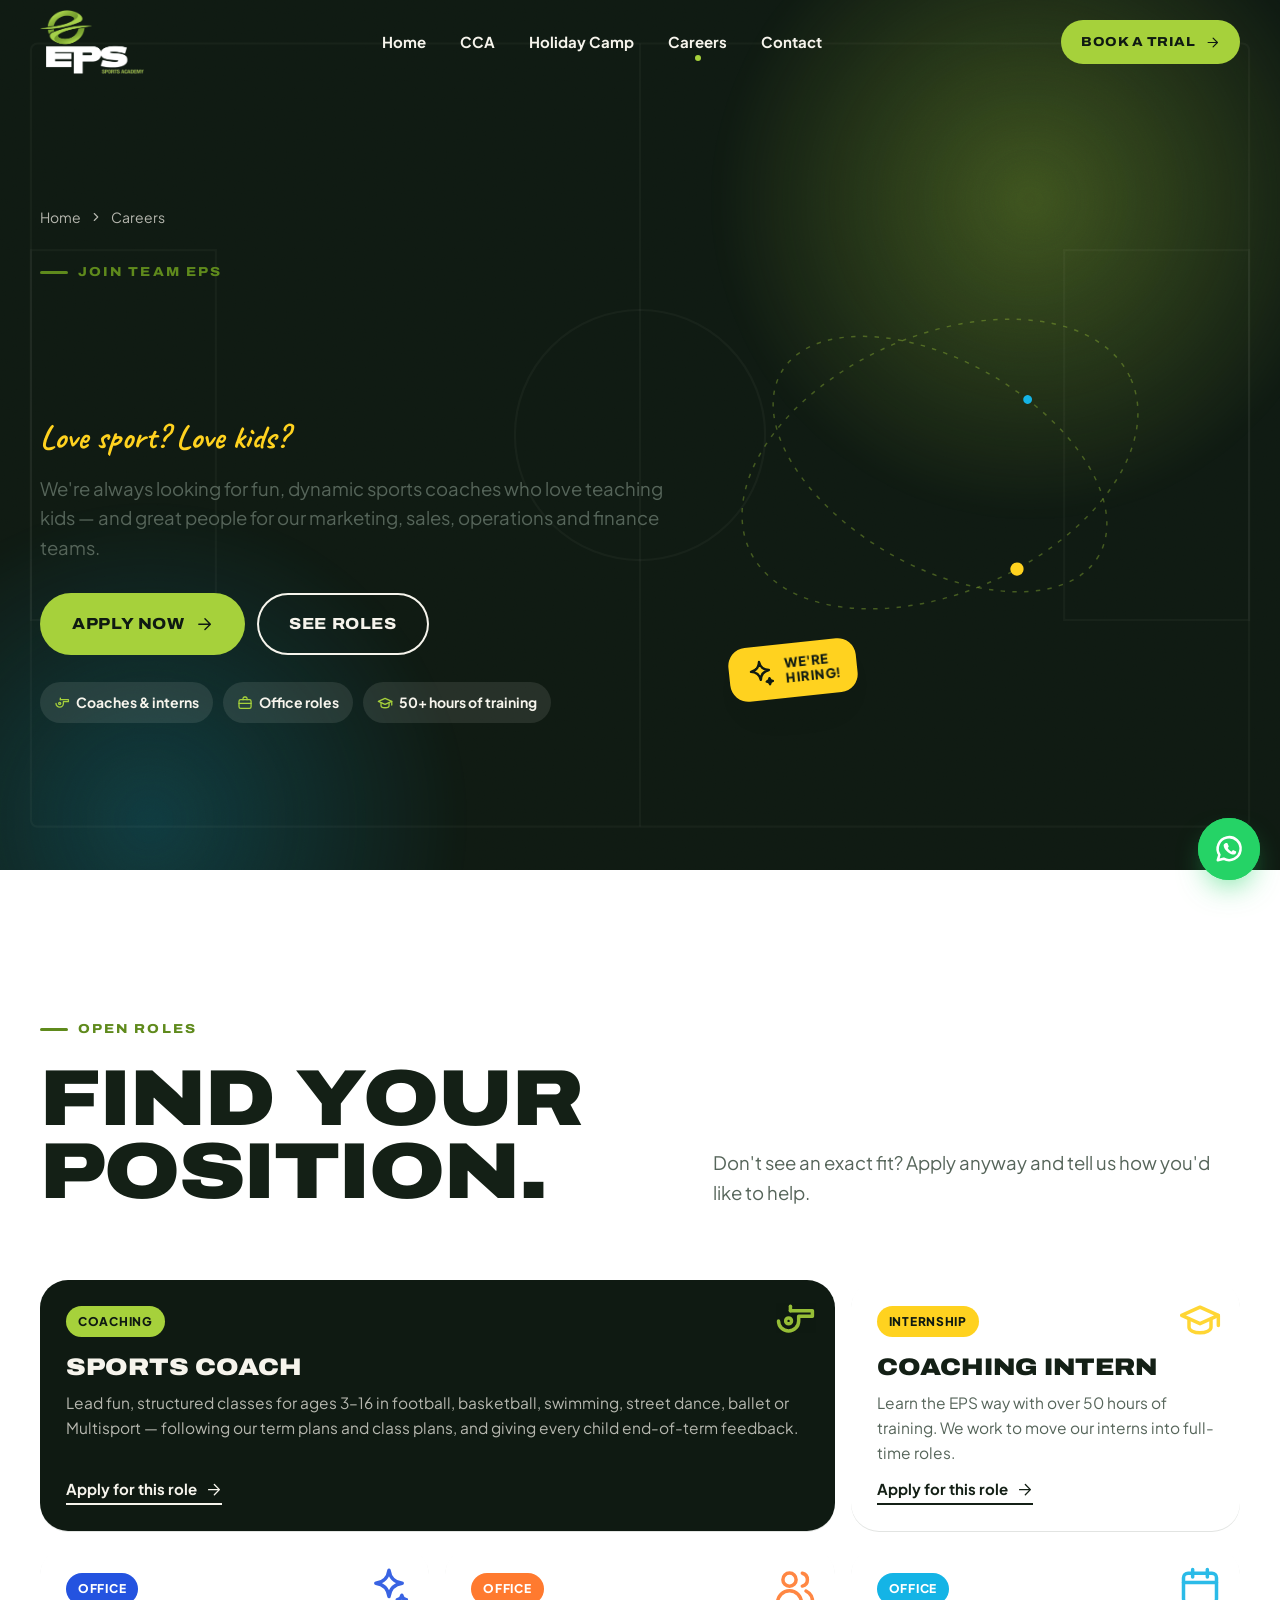
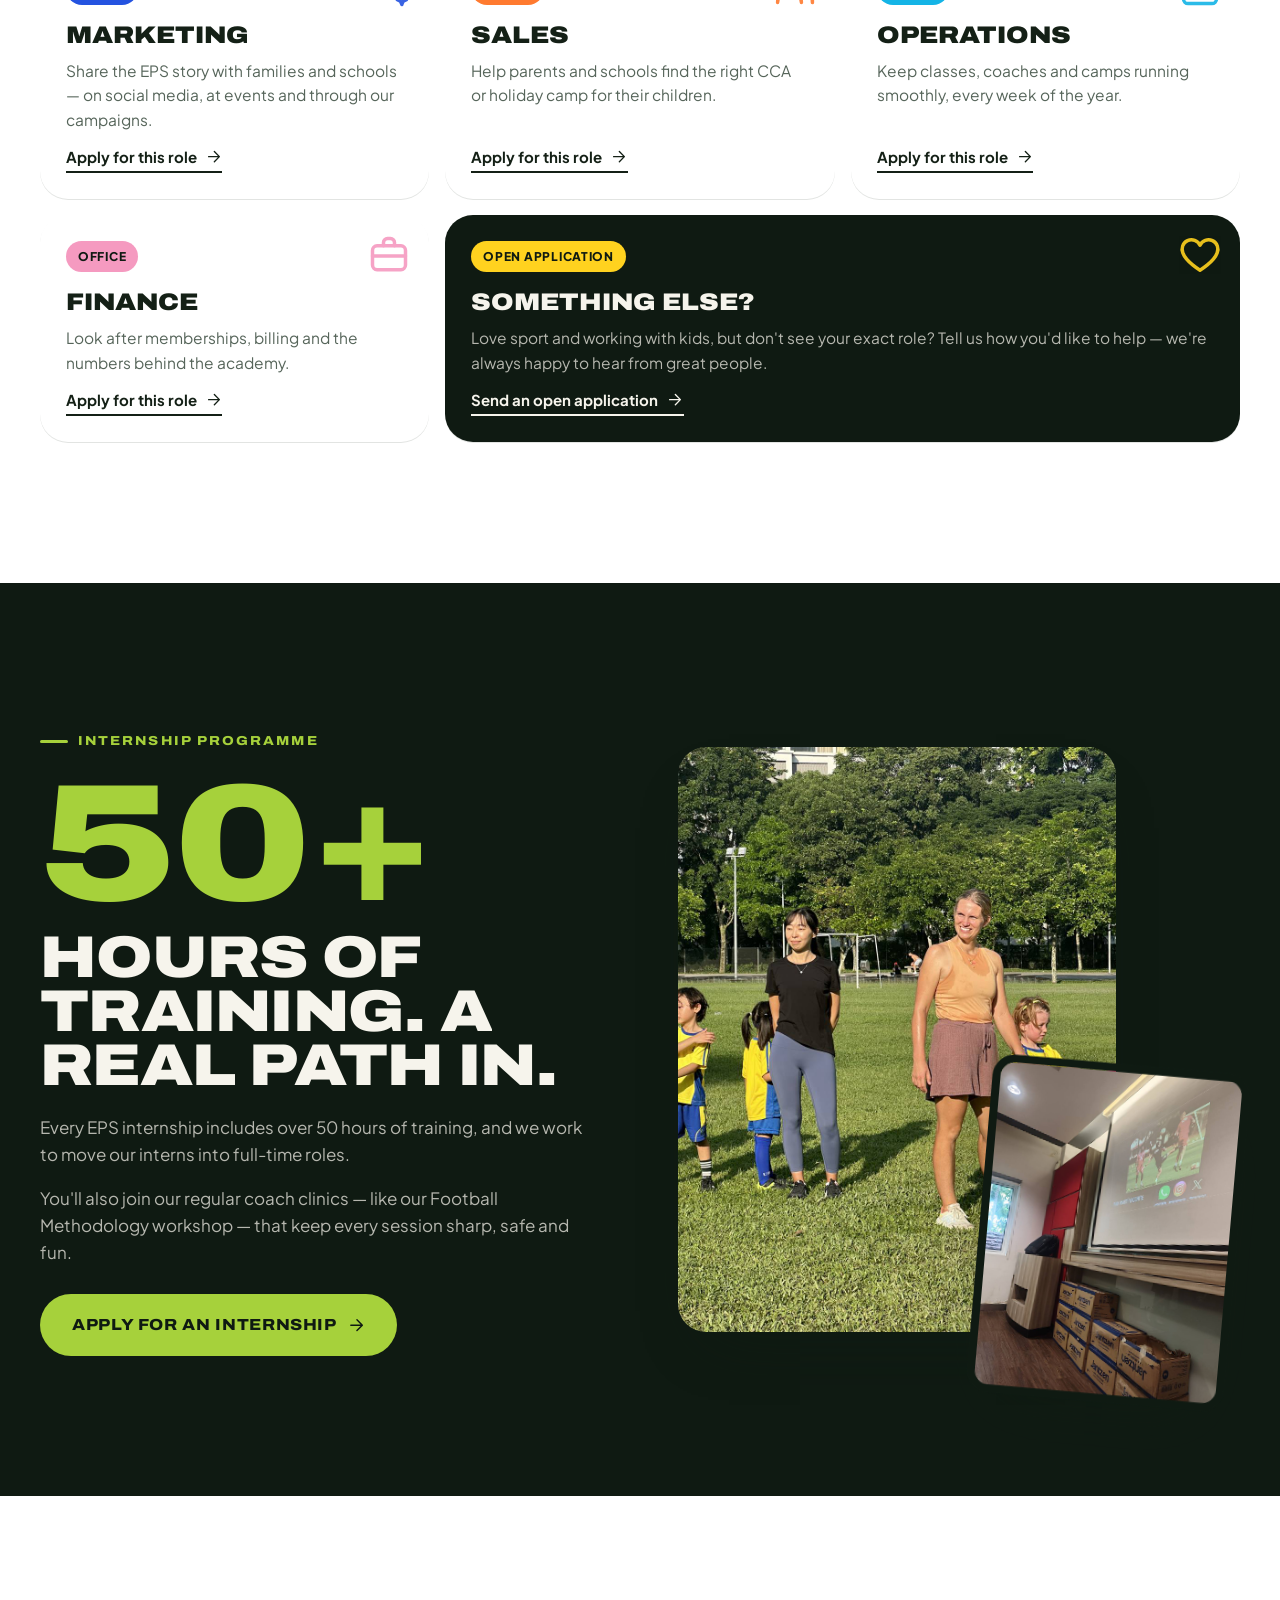
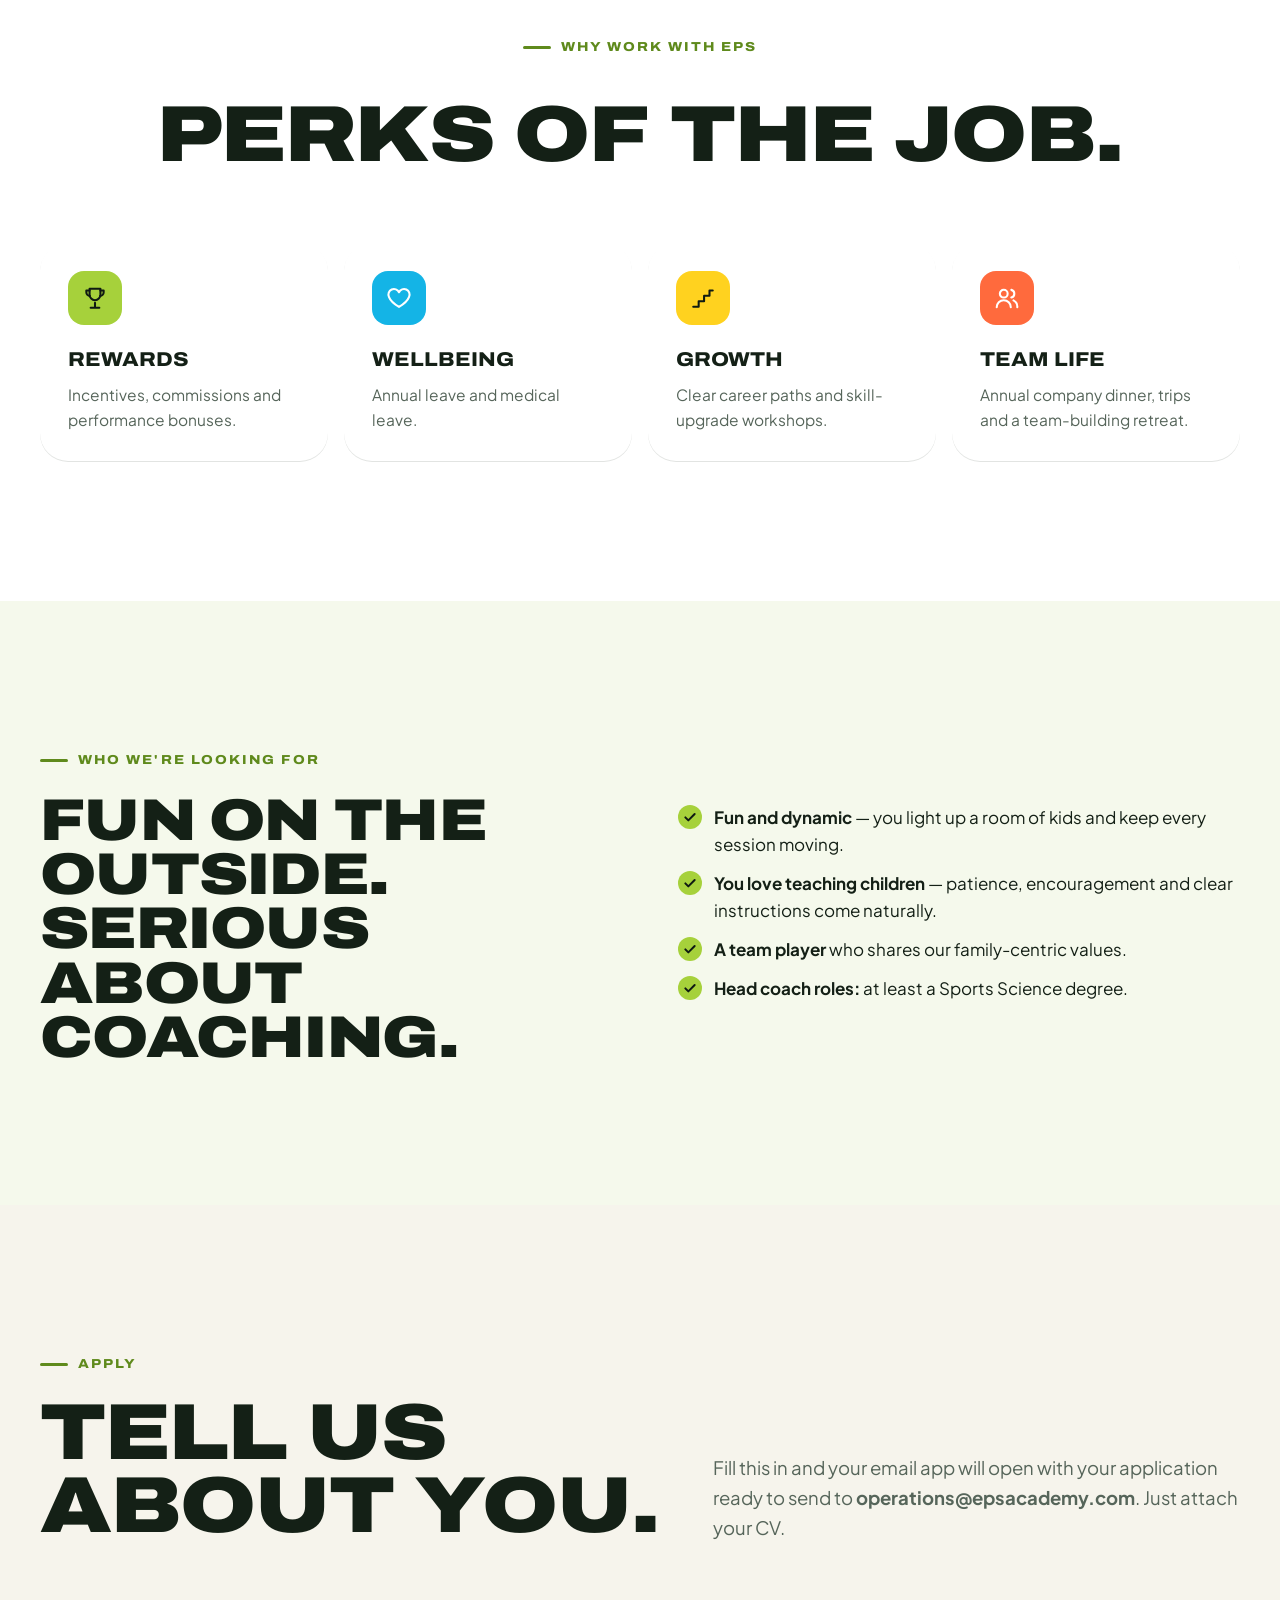
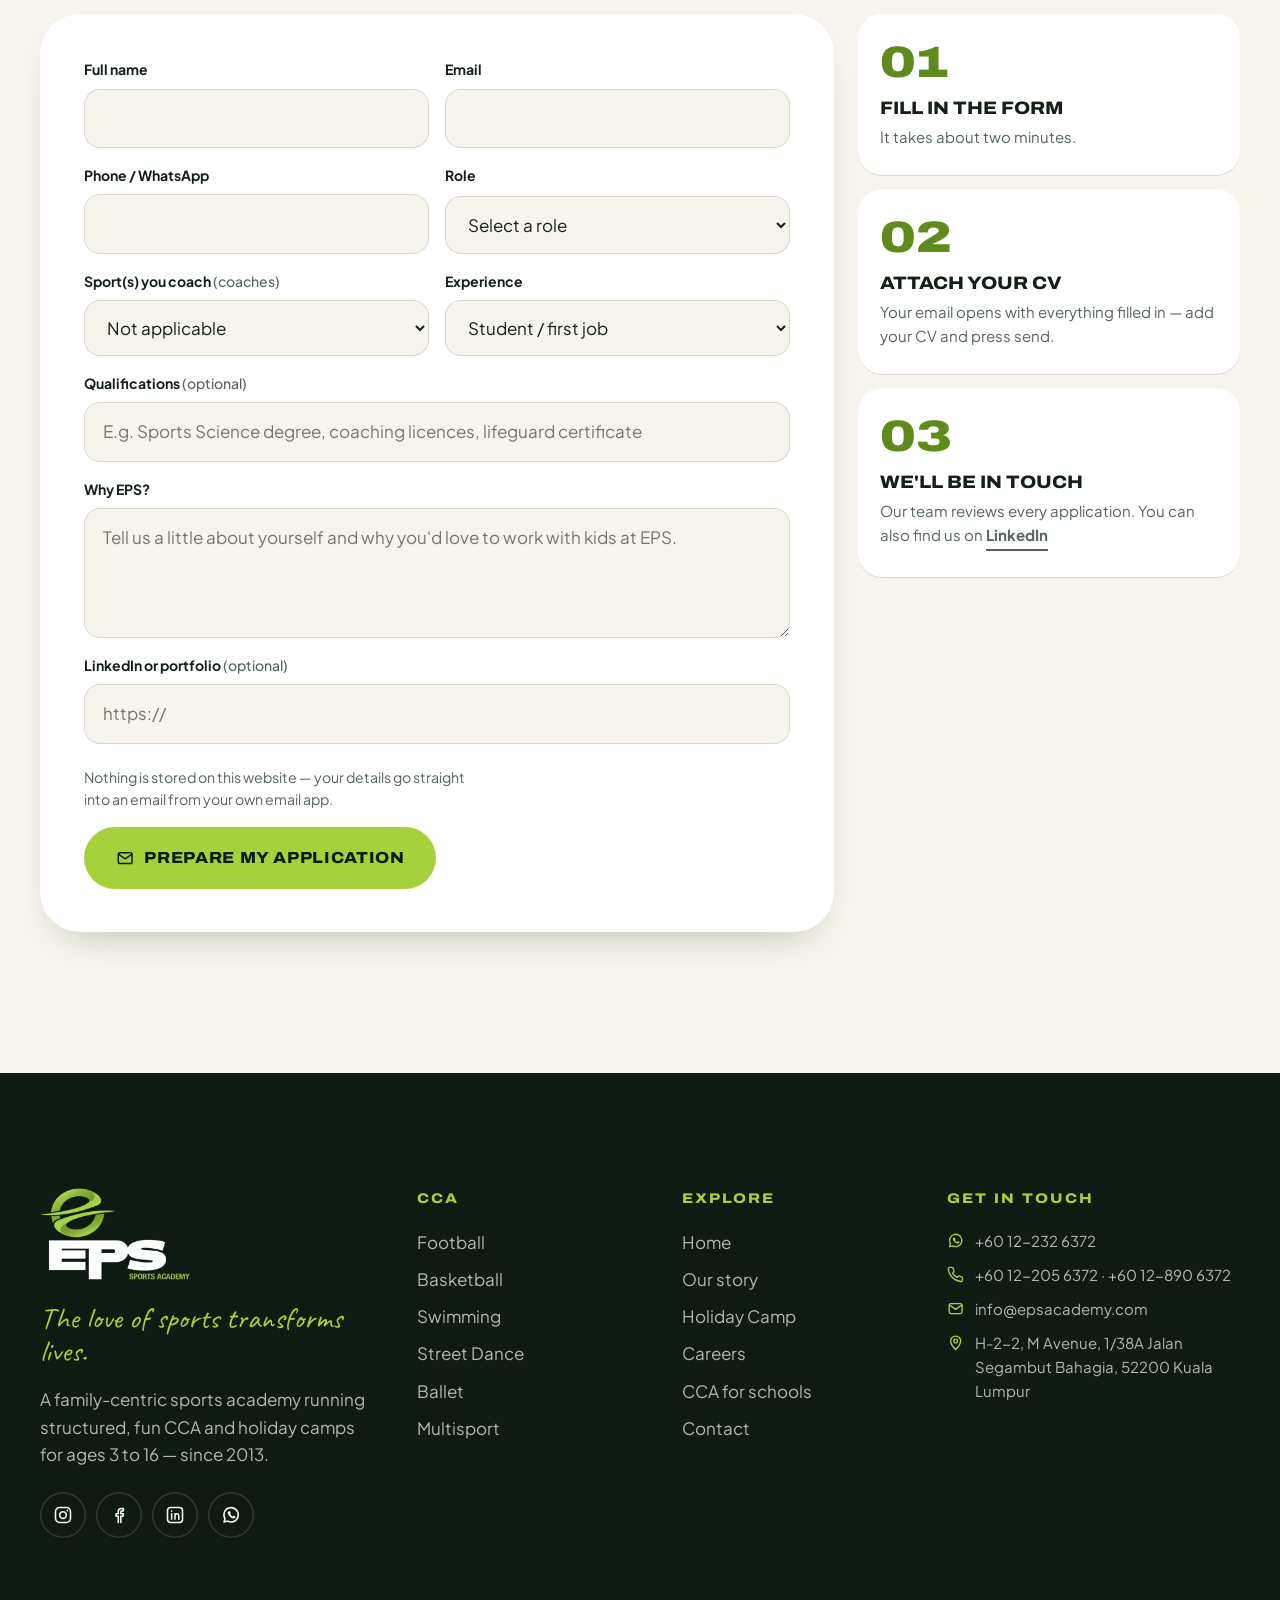
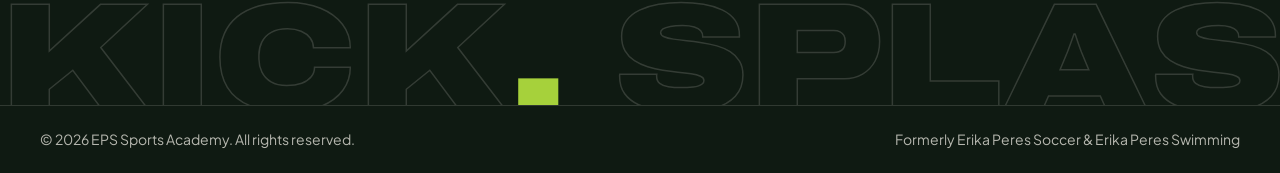
<file: careers.html>
<!doctype html>
<html lang="en">
<head>
<meta charset="utf-8">
<meta name="viewport" content="width=device-width, initial-scale=1">
<title>Careers | Sports Coach Jobs &amp; Internships in KL | EPS Sports Academy</title>
<meta name="description" content="Join EPS Sports Academy. We're hiring fun, dynamic sports coaches who love teaching kids, coaching interns (50+ hours of training) and team members in marketing, sales, operations and finance.">
<link rel="canonical" href="https://epsacademy.com.my/careers">
<meta property="og:type" content="website">
<meta property="og:site_name" content="EPS Sports Academy">
<meta property="og:title" content="Careers | Sports Coach Jobs &amp; Internships in KL | EPS Sports Academy">
<meta property="og:description" content="Join EPS Sports Academy. We're hiring fun, dynamic sports coaches who love teaching kids, coaching interns (50+ hours of training) and team members in marketing, sales, operations and finance.">
<meta property="og:url" content="https://epsacademy.com.my/careers">
<meta property="og:image" content="https://epsacademy.com.my/coaches-team.jpg">
<meta name="twitter:card" content="summary_large_image">
<meta name="theme-color" content="#0f1a12">
<link rel="icon" type="image/png" href="favicon.png">
<link rel="apple-touch-icon" href="favicon.png">
<link rel="preconnect" href="https://fonts.googleapis.com">
<link rel="preconnect" href="https://fonts.gstatic.com" crossorigin>
<link rel="stylesheet" href="https://fonts.googleapis.com/css2?family=Archivo:wdth,wght@62..125,400..900&family=Caveat:wght@600;700&family=Plus+Jakarta+Sans:wght@400;500;600;700;800&display=swap">
<link rel="stylesheet" href="styles.css?v=3">
<script>
  document.documentElement.classList.add("js");
  try {
    if (sessionStorage.getItem("eps-seen") || matchMedia("(prefers-reduced-motion: reduce)").matches) document.documentElement.classList.add("no-preload");
    sessionStorage.setItem("eps-seen", "1");
  } catch (e) { document.documentElement.classList.add("no-preload"); }
</script>

</head>
<body class="page-careers">
<a class="skip-link" href="#main">Skip to content</a>
<div class="intro" role="dialog" aria-label="Welcome to EPS Sports Academy" data-intro>
  <div class="intro-confetti" aria-hidden="true">
    <span class="ci" style="width:18px;height:18px;background:#a6d13b;left:9%;top:16%;animation-delay:.05s,0s"></span>
    <span class="sq" style="width:14px;height:14px;background:#ffd21f;left:22%;top:72%;rotate:24deg;animation-delay:.15s,-1s"></span>
    <span class="ring" style="width:26px;height:26px;color:#14b4e6;left:80%;top:20%;animation-delay:.25s,-2s"></span>
    <span class="ci" style="width:12px;height:12px;background:#ff6a3d;left:88%;top:62%;animation-delay:.35s,-3s"></span>
    <span class="sq" style="width:16px;height:16px;background:#14b4e6;left:6%;top:52%;rotate:-18deg;animation-delay:.45s,-1.5s"></span>
    <span class="ring" style="width:20px;height:20px;color:#ff6a3d;left:30%;top:12%;animation-delay:.55s,-2.5s"></span>
    <span class="ci" style="width:10px;height:10px;background:#2453e0;left:66%;top:10%;animation-delay:.65s,-.5s"></span>
    <span class="sq" style="width:12px;height:12px;background:#a6d13b;left:72%;top:78%;rotate:40deg;animation-delay:.75s,-3.5s"></span>
    <span class="ring" style="width:16px;height:16px;color:#ffd21f;left:48%;top:84%;animation-delay:.85s,-4s"></span>
    <span class="ci" style="width:14px;height:14px;background:#ffd21f;left:93%;top:38%;animation-delay:.95s,-2.2s"></span>
  </div>

  <div class="intro-stage" aria-hidden="true">
    <div class="intro-word"><span class="il il-e">E</span><span class="il il-p">P</span><span class="il il-s">S</span></div>
    <p class="intro-sub">Sports Academy</p>
    <div class="intro-chips"><span><svg class="i"><use href="#i-ball"/></svg> Football</span><span><svg class="i"><use href="#i-swim"/></svg> Swimming</span><span><svg class="i"><use href="#i-sun"/></svg> Holiday Camps</span></div>
    <div class="intro-ball"><svg viewBox="0 0 24 24" fill="#fff" stroke="#0f1a12" stroke-width="1.2"><circle cx="12" cy="12" r="10.5"/><path fill="#0f1a12" d="m12 7.4 3.4 2.5-1.3 4h-4.2l-1.3-4Z"/><path fill="none" d="M12 1.5v5.9M15.4 9.9l5-1.7M14.1 13.9l3 4.2M9.9 13.9l-3 4.2M8.6 9.9l-5-1.7"/></svg></div>
  </div>

  <div class="intro-water" aria-hidden="true">
    <svg class="w-back" viewBox="0 0 2400 44" preserveAspectRatio="none"><path fill="#7fdcf6" d="M0 22 Q150 0 300 22 T600 22 T900 22 T1200 22 T1500 22 T1800 22 T2100 22 T2400 22 V44 H0Z"/></svg>
    <svg class="w-front" viewBox="0 0 2400 34" preserveAspectRatio="none"><path fill="#34c6f0" d="M0 17 Q150 34 300 17 T600 17 T900 17 T1200 17 T1500 17 T1800 17 T2100 17 T2400 17 V34 H0Z"/></svg>
    <div class="intro-bubbles">
      <span style="left:10%;width:10px;height:10px;animation-delay:0s"></span>
      <span style="left:27%;width:7px;height:7px;animation-delay:.9s"></span>
      <span style="left:46%;width:12px;height:12px;animation-delay:.4s"></span>
      <span style="left:63%;width:8px;height:8px;animation-delay:1.4s"></span>
      <span style="left:81%;width:11px;height:11px;animation-delay:.7s"></span>
    </div>
  </div>
  <p class="intro-lets" aria-hidden="true">Let's play!<small>See you on the pitch &amp; in the pool</small></p>

  <div class="intro-hud">
    <div aria-hidden="true"><div class="intro-pct"><span data-intro-pct>0</span><small>%</small></div><span class="intro-msg" data-intro-msg>Pumping up the footballs…</span></div>
    <button class="intro-skip" type="button" data-intro-skip>Skip intro</button>
  </div>
  <div class="intro-edge" aria-hidden="true"><svg viewBox="0 0 2400 80" preserveAspectRatio="none"><path fill="#0a7fb4" d="M0 0 H2400 V40 Q2250 80 2100 40 T1800 40 T1500 40 T1200 40 T900 40 T600 40 T300 40 T0 40Z"/></svg></div>
</div>
<div class="scroll-progress" aria-hidden="true"></div>
<svg xmlns="http://www.w3.org/2000/svg" style="position:absolute;width:0;height:0;overflow:hidden" aria-hidden="true">
  <symbol id="i-arrow" viewBox="0 0 24 24"><path d="M5 12h14M13 5l7 7-7 7"/></symbol>
  <symbol id="i-arrow-ur" viewBox="0 0 24 24"><path d="M7 17 17 7M8 7h9v9"/></symbol>
  <symbol id="i-play" viewBox="0 0 24 24"><path fill="currentColor" stroke="none" d="M7 4.9v14.2a1.1 1.1 0 0 0 1.7.94l11.2-7.1a1.1 1.1 0 0 0 0-1.88L8.7 3.96A1.1 1.1 0 0 0 7 4.9Z"/></symbol>
  <symbol id="i-phone" viewBox="0 0 24 24"><path d="M21.5 16.6v3a2 2 0 0 1-2.2 2 19.6 19.6 0 0 1-8.5-3 19.3 19.3 0 0 1-6-6A19.6 19.6 0 0 1 1.8 4.1 2 2 0 0 1 3.8 2h3a2 2 0 0 1 2 1.7c.13.95.36 1.88.7 2.77a2 2 0 0 1-.45 2.1L7.8 9.8a16 16 0 0 0 6 6l1.25-1.25a2 2 0 0 1 2.1-.45c.89.34 1.82.57 2.77.7a2 2 0 0 1 1.7 2Z"/></symbol>
  <symbol id="i-mail" viewBox="0 0 24 24"><rect x="3" y="5" width="18" height="14" rx="2.5"/><path d="m3.5 7 8.5 6 8.5-6"/></symbol>
  <symbol id="i-pin" viewBox="0 0 24 24"><path d="M12 21.5s-7-6.1-7-11.6a7 7 0 0 1 14 0c0 5.5-7 11.6-7 11.6Z"/><circle cx="12" cy="9.8" r="2.6"/></symbol>
  <symbol id="i-clock" viewBox="0 0 24 24"><circle cx="12" cy="12" r="9"/><path d="M12 7v5l3.2 2"/></symbol>
  <symbol id="i-calendar" viewBox="0 0 24 24"><rect x="3" y="4.5" width="18" height="16.5" rx="2.5"/><path d="M3 9.5h18M8 2.5v4M16 2.5v4"/></symbol>
  <symbol id="i-check" viewBox="0 0 24 24"><path d="m5 12.5 4.5 4.5L19 7.5"/></symbol>
  <symbol id="i-chevron" viewBox="0 0 24 24"><path d="m6 9 6 6 6-6"/></symbol>
  <symbol id="i-close" viewBox="0 0 24 24"><path d="M6 6l12 12M18 6 6 18"/></symbol>
  <symbol id="i-instagram" viewBox="0 0 24 24"><rect x="3" y="3" width="18" height="18" rx="5"/><circle cx="12" cy="12" r="4"/><circle cx="17.4" cy="6.6" r="1.1" fill="currentColor" stroke="none"/></symbol>
  <symbol id="i-facebook" viewBox="0 0 24 24"><path d="M14.2 21v-7.6h2.6l.4-3h-3V8.5c0-.9.3-1.5 1.5-1.5h1.6V4.3c-.3 0-1.2-.1-2.3-.1-2.3 0-3.9 1.4-3.9 4v2.2H8.5v3h2.6V21"/></symbol>
  <symbol id="i-linkedin" viewBox="0 0 24 24"><rect x="3" y="3" width="18" height="18" rx="3.5"/><path d="M8 10.5V17M8 7.3v.05M12 17v-6.5M12 13.4c0-1.7 1-2.9 2.4-2.9s2.1 1 2.1 2.7V17"/></symbol>
  <symbol id="i-whatsapp" viewBox="0 0 24 24"><path d="M3.6 20.4l1.2-4.1A8.6 8.6 0 1 1 8 19.3Z" fill="none"/><path fill="currentColor" stroke="none" d="M9.1 7.9c.2-.4.4-.4.7-.4h.5c.2 0 .4 0 .6.4l.8 1.8c.1.2.1.4 0 .6l-.5.7c-.1.1-.2.3 0 .5.5.9 1.4 1.8 2.4 2.3.2.1.4.1.5 0l.7-.8c.2-.2.3-.2.5-.1l1.8.8c.2.1.3.2.3.4 0 .5-.1 1.2-.7 1.6-.5.4-1.3.6-2.3.4-1.3-.3-2.9-1.1-4.2-2.6C8.6 11.9 8 10.4 8 9.4c0-.7.4-1.2 1.1-1.5Z"/></symbol>
  <symbol id="i-ball" viewBox="0 0 24 24"><circle cx="12" cy="12" r="9.2"/><path fill="currentColor" stroke-width="1.2" d="m12 7.6 3.3 2.4-1.3 3.9H10L8.7 10Z"/><path d="M12 2.8v4.8M15.3 10l4.4-1.6M14 13.9l2.8 3.9M10 13.9l-2.8 3.9M8.7 10 4.3 8.4"/></symbol>
  <symbol id="i-swim" viewBox="0 0 24 24"><circle cx="17" cy="6" r="2.1"/><path d="M2.5 18.5c1.6 0 1.6-1.2 3.2-1.2s1.6 1.2 3.2 1.2 1.6-1.2 3.2-1.2 1.6 1.2 3.2 1.2 1.6-1.2 3.2-1.2 1.6 1.2 3.2 1.2"/><path d="m5 13.2 5-3.7 3.2 2.8 3.3-1.6"/></symbol>
  <symbol id="i-sun" viewBox="0 0 24 24"><circle cx="12" cy="12" r="4.2"/><path d="M12 2v2.2M12 19.8V22M4.9 4.9l1.6 1.6M17.5 17.5l1.6 1.6M2 12h2.2M19.8 12H22M4.9 19.1l1.6-1.6M17.5 6.5l1.6-1.6"/></symbol>
  <symbol id="i-trophy" viewBox="0 0 24 24"><path d="M8 21h8M12 16.5V21M7 3.5h10V9a5 5 0 0 1-10 0Z"/><path d="M17 5h3v1.8a3.3 3.3 0 0 1-3.3 3.3M7 5H4v1.8a3.3 3.3 0 0 0 3.3 3.3"/></symbol>
  <symbol id="i-medal" viewBox="0 0 24 24"><circle cx="12" cy="15" r="6.2"/><path d="M8.6 9.6 5.6 2.8h4.2l2.4 5M15.4 9.6l3-6.8h-4.2L12 7.6"/><path fill="currentColor" stroke="none" d="m12 11.9 1 2 2.2.3-1.6 1.5.4 2.2-2-1-2 1 .4-2.2-1.6-1.5 2.2-.3Z"/></symbol>
  <symbol id="i-users" viewBox="0 0 24 24"><circle cx="9" cy="8" r="3.6"/><path d="M2.5 20.5a6.5 6.5 0 0 1 13 0"/><path d="M16 4.5a3.6 3.6 0 0 1 0 7M18 14.2a6.5 6.5 0 0 1 3.5 6.3"/></symbol>
  <symbol id="i-grad" viewBox="0 0 24 24"><path d="M2 9.5 12 5l10 4.5L12 14Z"/><path d="M6 11.6V16c0 1.6 2.7 3 6 3s6-1.4 6-3v-4.4M22 9.5v5.5"/></symbol>
  <symbol id="i-steps" viewBox="0 0 24 24"><path d="M3 20h5v-5h5v-5h5V5h3"/></symbol>
  <symbol id="i-heart" viewBox="0 0 24 24"><path d="M12 20.3s-7.6-4.6-9.3-9.3A5 5 0 0 1 12 6.7 5 5 0 0 1 21.3 11c-1.7 4.7-9.3 9.3-9.3 9.3Z"/></symbol>
  <symbol id="i-shield" viewBox="0 0 24 24"><path d="M12 2.8 4.8 5.9v5.6c0 4.4 3 8 7.2 9.7 4.2-1.7 7.2-5.3 7.2-9.7V5.9Z"/><path d="m8.8 12 2.2 2.2 4.2-4.3"/></symbol>
  <symbol id="i-globe" viewBox="0 0 24 24"><circle cx="12" cy="12" r="9.2"/><path d="M2.8 12h18.4M12 2.8a14 14 0 0 1 0 18.4M12 2.8a14 14 0 0 0 0 18.4"/></symbol>
  <symbol id="i-school" viewBox="0 0 24 24"><path d="M2.5 21h19M5 21V10.5L12 5l7 5.5V21"/><path d="M9.8 21v-5h4.4v5M12 10.2v.05"/></symbol>
  <symbol id="i-sparkle" viewBox="0 0 24 24"><path d="M12 2.8c.6 4.4 2.8 6.6 7.2 7.2-4.4.6-6.6 2.8-7.2 7.2-.6-4.4-2.8-6.6-7.2-7.2 4.4-.6 6.6-2.8 7.2-7.2Z"/><path d="M19 16.5c.2 1.5 1 2.3 2.5 2.5-1.5.2-2.3 1-2.5 2.5-.2-1.5-1-2.3-2.5-2.5 1.5-.2 2.3-1 2.5-2.5Z"/></symbol>
  <symbol id="i-basketball" viewBox="0 0 24 24"><circle cx="12" cy="12" r="9.2"/><path d="M2.8 12h18.4M12 2.8v18.4M5.6 5.4c2.8 2.8 2.8 10.4 0 13.2M18.4 5.4c-2.8 2.8-2.8 10.4 0 13.2"/></symbol>
  <symbol id="i-music" viewBox="0 0 24 24"><path d="M9 18V5.2l11-2.2v13"/><circle cx="6.5" cy="18" r="2.6"/><circle cx="17.5" cy="16" r="2.6"/></symbol>
  <symbol id="i-briefcase" viewBox="0 0 24 24"><rect x="3" y="7" width="18" height="13" rx="2.5"/><path d="M9 7V5.2A2.2 2.2 0 0 1 11.2 3h1.6A2.2 2.2 0 0 1 15 5.2V7M3 12.5h18"/></symbol>
  <symbol id="i-palette" viewBox="0 0 24 24"><path d="M12 3a9 9 0 0 0 0 18c1.2 0 1.8-.8 1.8-1.7 0-1.3-1.1-1.6-1.1-2.7 0-.9.7-1.6 1.7-1.6H17a4 4 0 0 0 4-4C21 6.6 17 3 12 3Z"/><circle cx="7.5" cy="11" r="1.2" fill="currentColor"/><circle cx="10" cy="7" r="1.2" fill="currentColor"/><circle cx="14.5" cy="7" r="1.2" fill="currentColor"/></symbol>
  <symbol id="i-apple" viewBox="0 0 24 24"><path d="M12 7.5c-1.6-1.4-5.5-1.6-6.8 2-1 2.8.2 6.6 2.1 8.9 1.2 1.4 2.4 1.9 3.6 1.2.7-.4 1.5-.4 2.2 0 1.2.7 2.4.2 3.6-1.2 1.9-2.3 3.1-6.1 2.1-8.9-1.3-3.6-5.2-3.4-6.8-2Z"/><path d="M12 7.5c0-2 .8-3.6 2.6-4.5"/></symbol>
  <symbol id="i-flask" viewBox="0 0 24 24"><path d="M9.5 3h5M10.2 3v6.2L4.8 18.6A1.6 1.6 0 0 0 6.2 21h11.6a1.6 1.6 0 0 0 1.4-2.4l-5.4-9.4V3"/><path d="M7.4 14.5h9.2"/></symbol>
  <symbol id="i-star" viewBox="0 0 24 24"><path fill="currentColor" stroke="none" d="m12 2.8 2.8 5.8 6.3.8-4.6 4.4 1.2 6.3L12 17.1l-5.7 3 1.2-6.3-4.6-4.4 6.3-.8Z"/></symbol>
  <symbol id="i-info" viewBox="0 0 24 24"><circle cx="12" cy="12" r="9.2"/><path d="M12 11v5.5M12 7.6v.05"/></symbol>
  <symbol id="i-whistle" viewBox="0 0 24 24"><path d="M3 12.5a5.5 5.5 0 1 0 11 0V10h7.5V7H9.5"/><circle cx="8.5" cy="12.5" r="1.6"/><path d="M9.5 7V4.5"/></symbol>
  <symbol id="i-ballet" viewBox="0 0 24 24"><circle cx="12" cy="4.2" r="2"/><path d="M12 6.4v5.4M5.5 7.8c2 1.6 4.2 2.4 6.5 2.4s4.5-.8 6.5-2.4"/><path d="M7.5 15.6h9L12 11.8Z"/><path d="M10.6 15.6 9.2 21.2M13.4 15.6l1.4 5.6"/></symbol>
  <symbol id="i-multi" viewBox="0 0 24 24"><circle cx="7" cy="7" r="3.6"/><path d="M17 3.4l3.6 3.6-3.6 3.6-3.6-3.6Z"/><path d="M3.4 20.6h7.2l-3.6-6.2Z"/><rect x="13.4" y="13.4" width="7.2" height="7.2" rx="1.6"/></symbol>
</svg>
<header class="site-header">
  <div class="container header-inner">
    <a class="brand" href="index.html" aria-label="EPS Sports Academy — home">
      <img class="brand-logo--light" src="logo-white.png" alt="EPS Sports Academy" width="480" height="294">
      <img class="brand-logo--dark" src="logo.png" alt="" aria-hidden="true" width="480" height="294">
    </a>
    <nav class="main-nav" aria-label="Main">
      <ul>
        <li><a class="nav-link" href="index.html">Home</a></li>
        <li><a class="nav-link" href="cca.html">CCA</a></li>
        <li><a class="nav-link" href="holiday-camp.html">Holiday Camp</a></li>
        <li><a class="nav-link is-active" aria-current="page" href="careers.html">Careers</a></li>
        <li><a class="nav-link" href="contact.html">Contact</a></li>
      </ul>
    </nav>
    <div class="header-cta">
      <a class="btn btn-lime btn-sm magnetic" href="cca.html#join">Book a trial <svg class="i"><use href="#i-arrow"/></svg></a>
      <button class="burger" aria-label="Open menu" aria-expanded="false" aria-controls="mobile-menu"><span></span><span></span></button>
    </div>
  </div>
</header>

<div class="mobile-menu" id="mobile-menu" aria-hidden="true">
  <nav class="mm-links" aria-label="Mobile">
    <a href="index.html"><small>01</small>Home</a>
    <a href="cca.html"><small>02</small>CCA</a>
    <a href="holiday-camp.html"><small>03</small>Holiday Camp</a>
    <a href="careers.html"><small>04</small>Careers</a>
    <a href="contact.html"><small>05</small>Contact</a>
  </nav>
  <div class="mm-foot">
    <a class="btn btn-lime btn-lg" href="cca.html#join">Book a trial class <svg class="i"><use href="#i-arrow"/></svg></a>
    <a class="btn btn-wa btn-lg" href="https://wa.me/60122326372" target="_blank" rel="noopener"><svg class="i"><use href="#i-whatsapp"/></svg> WhatsApp us</a>
  </div>
</div>
<main id="main">
  <section class="page-hero">
    <div class="page-hero-bg" aria-hidden="true">
  <div class="hero-glow"></div>
  <div class="hero-glow hero-glow--pool"></div>
  <svg class="pitch-lines" viewBox="0 0 1200 800" preserveAspectRatio="xMidYMid slice"><rect x="40" y="40" width="1120" height="720" rx="6"/><line x1="600" y1="40" x2="600" y2="760"/><circle cx="600" cy="400" r="115"/><rect x="40" y="230" width="170" height="340"/><rect x="990" y="230" width="170" height="340"/></svg>
  <div class="grain"></div>
</div>
    <div class="container page-hero-grid">
      <div>
        <nav class="crumbs" aria-label="Breadcrumb"><a href="index.html">Home</a><svg class="i" style="transform:rotate(-90deg)"><use href="#i-chevron"/></svg><span>Careers</span></nav>
        <p class="eyebrow">Join Team EPS</p>
        <h1><span class="line"><span class="word w-lime">Careers</span></span></h1>
        <p class="page-sub">Love sport? Love kids?</p>
        <p class="lede">We're always looking for fun, dynamic sports coaches who love teaching kids — and great people for our marketing, sales, operations and finance teams.</p>
        <div class="btn-row" style="margin-bottom:28px">
          <a class="btn btn-lime btn-lg magnetic burst" href="#apply">Apply now <svg class="i"><use href="#i-arrow"/></svg></a>
          <a class="btn btn-ghost btn-lg" href="#roles">See roles</a>
        </div>
        <div class="page-hero-facts">
          <span class="chip"><svg class="i"><use href="#i-whistle"/></svg> Coaches &amp; interns</span>
          <span class="chip"><svg class="i"><use href="#i-briefcase"/></svg> Office roles</span>
          <span class="chip"><svg class="i"><use href="#i-grad"/></svg> 50+ hours of training</span>
        </div>
      </div>
      <div class="page-hero-media" data-parallax-root>
        <svg class="orbit" viewBox="0 0 600 600" aria-hidden="true">
  <g class="orbit-a"><g transform="rotate(-24 300 300)"><ellipse cx="300" cy="300" rx="285" ry="175"/><circle r="9" fill="#ffd21f"><animateMotion dur="11s" repeatCount="indefinite" path="M15,300 a285,175 0 1,0 570,0 a285,175 0 1,0 -570,0"/></circle></g></g>
  <g class="orbit-b"><g transform="rotate(30 300 300)"><ellipse cx="300" cy="300" rx="250" ry="140"/><circle r="6" fill="#14b4e6"><animateMotion dur="15s" repeatCount="indefinite" path="M550,300 a250,140 0 1,0 -500,0 a250,140 0 1,0 500,0"/></circle></g></g>
</svg>
        <figure class="hcard" data-depth=".8"><div class="hcard-inner"><img src="coaches-team.jpg" alt="The EPS coaching team standing in front of a goal with footballs" width="720" height="1280" fetchpriority="high" style="object-position:50% 70%"><figcaption>Team EPS</figcaption></div></figure>
        <div class="sticker sticker--medal" data-depth="1.6"><svg class="i"><use href="#i-sparkle"/></svg><span>We're<br>hiring!</span></div>
      </div>
    </div>
  </section>

  <!-- ===== Roles ===== -->
  <section class="section theme-white" id="roles">
    <div class="container">
      <div class="section-head section-head--split">
        <div><p class="eyebrow">Open roles</p><h2 data-split>Find your position.</h2></div>
        <p class="lede" data-reveal>Don't see an exact fit? Apply anyway and tell us how you'd like to help.</p>
      </div>
      <div class="role-grid">
        <article class="role-card role-card--wide c-football" data-reveal>
          <span class="role-tag">Coaching</span>
          <svg class="i role-icon"><use href="#i-whistle"/></svg>
          <h3>Sports Coach</h3>
          <p>Lead fun, structured classes for ages 3–16 in football, basketball, swimming, street dance, ballet or Multisport — following our term plans and class plans, and giving every child end-of-term feedback.</p>
          <a class="link-arrow" href="#apply" data-apply-role="Sports Coach">Apply for this role <svg class="i"><use href="#i-arrow"/></svg></a>
        </article>
        <article class="role-card c-multi" data-reveal style="--d:.06s">
          <span class="role-tag">Internship</span>
          <svg class="i role-icon"><use href="#i-grad"/></svg>
          <h3>Coaching Intern</h3>
          <p>Learn the EPS way with over 50 hours of training. We work to move our interns into full-time roles.</p>
          <a class="link-arrow" href="#apply" data-apply-role="Coaching Intern">Apply for this role <svg class="i"><use href="#i-arrow"/></svg></a>
        </article>
        <article class="role-card c-dance" data-reveal>
          <span class="role-tag">Office</span>
          <svg class="i role-icon"><use href="#i-sparkle"/></svg>
          <h3>Marketing</h3>
          <p>Share the EPS story with families and schools — on social media, at events and through our campaigns.</p>
          <a class="link-arrow" href="#apply" data-apply-role="Marketing">Apply for this role <svg class="i"><use href="#i-arrow"/></svg></a>
        </article>
        <article class="role-card c-basketball" data-reveal style="--d:.06s">
          <span class="role-tag">Office</span>
          <svg class="i role-icon"><use href="#i-users"/></svg>
          <h3>Sales</h3>
          <p>Help parents and schools find the right CCA or holiday camp for their children.</p>
          <a class="link-arrow" href="#apply" data-apply-role="Sales">Apply for this role <svg class="i"><use href="#i-arrow"/></svg></a>
        </article>
        <article class="role-card c-swimming" data-reveal style="--d:.12s">
          <span class="role-tag">Office</span>
          <svg class="i role-icon"><use href="#i-calendar"/></svg>
          <h3>Operations</h3>
          <p>Keep classes, coaches and camps running smoothly, every week of the year.</p>
          <a class="link-arrow" href="#apply" data-apply-role="Operations">Apply for this role <svg class="i"><use href="#i-arrow"/></svg></a>
        </article>
        <article class="role-card c-ballet" data-reveal>
          <span class="role-tag">Office</span>
          <svg class="i role-icon"><use href="#i-briefcase"/></svg>
          <h3>Finance</h3>
          <p>Look after memberships, billing and the numbers behind the academy.</p>
          <a class="link-arrow" href="#apply" data-apply-role="Finance">Apply for this role <svg class="i"><use href="#i-arrow"/></svg></a>
        </article>
        <article class="role-card role-card--wide c-multi" data-reveal style="--d:.06s">
          <span class="role-tag">Open application</span>
          <svg class="i role-icon"><use href="#i-heart"/></svg>
          <h3>Something else?</h3>
          <p>Love sport and working with kids, but don't see your exact role? Tell us how you'd like to help — we're always happy to hear from great people.</p>
          <a class="link-arrow" href="#apply" data-apply-role="Other">Send an open application <svg class="i"><use href="#i-arrow"/></svg></a>
        </article>
      </div>
    </div>
  </section>

  <!-- ===== Internship ===== -->
  <section class="section theme-dark">
    <div class="container split">
      <div>
        <p class="eyebrow">Internship programme</p>
        <p class="big-stat" data-count="50" data-suffix="+">50+</p>
        <h2 class="h2" data-split style="margin-top:14px">Hours of training. A real path in.</h2>
        <div class="prose" data-reveal style="margin-block:22px 28px">
          <p>Every EPS internship includes over 50 hours of training, and we work to move our interns into full-time roles.</p>
          <p>You'll also join our regular coach clinics — like our Football Methodology workshop — that keep every session sharp, safe and fun.</p>
        </div>
        <a class="btn btn-lime btn-lg magnetic" href="#apply" data-apply-role="Coaching Intern">Apply for an internship <svg class="i"><use href="#i-arrow"/></svg></a>
      </div>
      <div class="photo-duo" data-reveal>
        <div class="pd-a"><img src="coach-kids.jpg" alt="EPS coaches running a session with young children" width="960" height="1280" loading="lazy"></div>
        <div class="pd-b" data-parallax=".08"><img src="coach-clinic.jpg" alt="An EPS coach clinic workshop in progress" width="960" height="1280" loading="lazy"></div>
      </div>
    </div>
  </section>

  <!-- ===== Perks ===== -->
  <section class="section theme-white">
    <div class="container">
      <div class="section-head section-head--center">
        <p class="eyebrow">Why work with EPS</p>
        <h2 data-split>Perks of the job.</h2>
      </div>
      <div class="info-cards" style="grid-template-columns:repeat(auto-fit,minmax(230px,1fr))">
        <article class="info-card" data-reveal><span class="ic"><svg class="i"><use href="#i-trophy"/></svg></span><h3>Rewards</h3><p>Incentives, commissions and performance bonuses.</p></article>
        <article class="info-card" data-reveal style="--d:.06s"><span class="ic" style="background:var(--pool);color:#fff"><svg class="i"><use href="#i-heart"/></svg></span><h3>Wellbeing</h3><p>Annual leave and medical leave.</p></article>
        <article class="info-card" data-reveal style="--d:.12s"><span class="ic" style="background:var(--sun)"><svg class="i"><use href="#i-steps"/></svg></span><h3>Growth</h3><p>Clear career paths and skill-upgrade workshops.</p></article>
        <article class="info-card" data-reveal style="--d:.18s"><span class="ic" style="background:var(--coral);color:#fff"><svg class="i"><use href="#i-users"/></svg></span><h3>Team life</h3><p>Annual company dinner, trips and a team-building retreat.</p></article>
      </div>
    </div>
  </section>

  <!-- ===== Who we look for ===== -->
  <section class="section theme-tint">
    <div class="container split">
      <div>
        <p class="eyebrow">Who we're looking for</p>
        <h2 class="h2" data-split>Fun on the outside. Serious about coaching.</h2>
      </div>
      <ul class="check-list" data-reveal>
        <li><svg class="i"><use href="#i-check"/></svg><span><strong>Fun and dynamic</strong> — you light up a room of kids and keep every session moving.</span></li>
        <li><svg class="i"><use href="#i-check"/></svg><span><strong>You love teaching children</strong> — patience, encouragement and clear instructions come naturally.</span></li>
        <li><svg class="i"><use href="#i-check"/></svg><span><strong>A team player</strong> who shares our family-centric values.</span></li>
        <li><svg class="i"><use href="#i-check"/></svg><span><strong>Head coach roles:</strong> at least a Sports Science degree.</span></li>
      </ul>
    </div>
  </section>

  <!-- ===== Apply ===== -->
  <section class="section theme-cream" id="apply">
    <div class="container">
      <div class="section-head section-head--split">
        <div><p class="eyebrow">Apply</p><h2 data-split>Tell us about you.</h2></div>
        <p class="lede" data-reveal>Fill this in and your email app will open with your application ready to send to <strong>operations@epsacademy.com</strong>. Just attach your CV.</p>
      </div>
      <div class="apply-grid">
        <form class="form-card" id="career-form" data-reveal novalidate>
          <div class="form-grid">
            <div class="field"><label for="c-name">Full name</label><input id="c-name" name="name" type="text" autocomplete="name" required></div>
            <div class="field"><label for="c-email">Email</label><input id="c-email" name="email" type="email" autocomplete="email" required></div>
            <div class="field"><label for="c-phone">Phone / WhatsApp</label><input id="c-phone" name="phone" type="tel" autocomplete="tel" required></div>
            <div class="field"><label for="c-role">Role</label>
              <select id="c-role" name="role" required>
                <option value="">Select a role</option>
                <option>Sports Coach</option><option>Coaching Intern</option><option>Marketing</option><option>Sales</option><option>Operations</option><option>Finance</option><option>Other</option>
              </select>
            </div>
            <div class="field"><label for="c-sport">Sport(s) you coach <span style="font-weight:500;color:var(--muted)">(coaches)</span></label>
              <select id="c-sport" name="sport">
                <option value="">Not applicable</option>
                <option>Football</option><option>Basketball</option><option>Swimming</option><option>Street Dance</option><option>Ballet</option><option>Multisport</option><option>More than one</option>
              </select>
            </div>
            <div class="field"><label for="c-exp">Experience</label>
              <select id="c-exp" name="experience">
                <option>Student / first job</option><option>Less than 2 years</option><option>2–5 years</option><option>5+ years</option>
              </select>
            </div>
            <div class="field field--full"><label for="c-qual">Qualifications <span style="font-weight:500;color:var(--muted)">(optional)</span></label><input id="c-qual" name="qualifications" type="text" placeholder="E.g. Sports Science degree, coaching licences, lifeguard certificate"></div>
            <div class="field field--full"><label for="c-about">Why EPS?</label><textarea id="c-about" name="about" required placeholder="Tell us a little about yourself and why you'd love to work with kids at EPS."></textarea></div>
            <div class="field field--full"><label for="c-link">LinkedIn or portfolio <span style="font-weight:500;color:var(--muted)">(optional)</span></label><input id="c-link" name="link" type="url" placeholder="https://"></div>
          </div>
          <div class="form-foot">
            <small>Nothing is stored on this website — your details go straight into an email from your own email app.</small>
            <button class="btn btn-lime btn-lg burst" type="submit"><svg class="i"><use href="#i-mail"/></svg> Prepare my application</button>
          </div>
          <p class="form-status" role="status" aria-live="polite"></p>
        </form>
        <aside class="apply-aside">
          <div class="step" data-reveal><h3>Fill in the form</h3><p>It takes about two minutes.</p></div>
          <div class="step" data-reveal style="--d:.06s"><h3>Attach your CV</h3><p>Your email opens with everything filled in — add your CV and press send.</p></div>
          <div class="step" data-reveal style="--d:.12s"><h3>We'll be in touch</h3><p>Our team reviews every application. You can also find us on <a class="link-arrow" href="https://www.linkedin.com/company/eps-sports-acdemy" target="_blank" rel="noopener">LinkedIn</a></p></div>
        </aside>
      </div>
    </div>
  </section>
</main>

<footer class="site-footer">
  <div class="container">
    <div class="footer-grid">
      <div class="footer-brand">
        <img src="logo-white.png" alt="EPS Sports Academy" width="480" height="294" loading="lazy">
        <p class="motto">The love of sports transforms lives.</p>
        <p>A family-centric sports academy running structured, fun CCA and holiday camps for ages 3 to 16 — since 2013.</p>
        <div class="socials">
          <a href="https://www.instagram.com/epssportsacademy/" target="_blank" rel="noopener" aria-label="EPS Sports Academy on Instagram"><svg class="i"><use href="#i-instagram"/></svg></a>
          <a href="https://www.facebook.com/epssportsacademy" target="_blank" rel="noopener" aria-label="EPS Sports Academy on Facebook"><svg class="i"><use href="#i-facebook"/></svg></a>
          <a href="https://www.linkedin.com/company/eps-sports-acdemy" target="_blank" rel="noopener" aria-label="EPS Sports Academy on LinkedIn"><svg class="i"><use href="#i-linkedin"/></svg></a>
          <a href="https://wa.me/60122326372" target="_blank" rel="noopener" aria-label="WhatsApp EPS Sports Academy"><svg class="i"><use href="#i-whatsapp"/></svg></a>
        </div>
      </div>
      <div class="footer-col">
        <h4>CCA</h4>
        <ul>
          <li><a href="cca.html#football">Football</a></li>
          <li><a href="cca.html#basketball">Basketball</a></li>
          <li><a href="cca.html#swimming">Swimming</a></li>
          <li><a href="cca.html#street-dance">Street Dance</a></li>
          <li><a href="cca.html#ballet">Ballet</a></li>
          <li><a href="cca.html#multisport">Multisport</a></li>
        </ul>
      </div>
      <div class="footer-col">
        <h4>Explore</h4>
        <ul>
          <li><a href="index.html">Home</a></li>
          <li><a href="index.html#story">Our story</a></li>
          <li><a href="holiday-camp.html">Holiday Camp</a></li>
          <li><a href="careers.html">Careers</a></li>
          <li><a href="cca.html#schools">CCA for schools</a></li>
          <li><a href="contact.html">Contact</a></li>
        </ul>
      </div>
      <div class="footer-col">
        <h4>Get in touch</h4>
        <ul class="footer-contact">
          <li><svg class="i"><use href="#i-whatsapp"/></svg><a href="https://wa.me/60122326372" target="_blank" rel="noopener">+60 12-232 6372</a></li>
          <li><svg class="i"><use href="#i-phone"/></svg><span><a href="tel:+60122056372">+60 12-205 6372</a> · <a href="tel:+60128906372">+60 12-890 6372</a></span></li>
          <li><svg class="i"><use href="#i-mail"/></svg><a href="mailto:info@epsacademy.com">info@epsacademy.com</a></li>
          <li><svg class="i"><use href="#i-pin"/></svg><span>H-2-2, M Avenue, 1/38A Jalan Segambut Bahagia, 52200 Kuala Lumpur</span></li>
        </ul>
      </div>
    </div>
  </div>
  <div class="footer-word" aria-hidden="true"><div class="fw-track" data-loop><span>Kick<i>.</i> Splash<i>.</i> Grow<i>.</i></span><span>Love of sport<i>.</i></span></div></div>
  <div class="footer-bottom container">
    <span>© <span data-year>2026</span> EPS Sports Academy. All rights reserved.</span>
    <span>Formerly Erika Peres Soccer &amp; Erika Peres Swimming</span>
  </div>
</footer>

<a class="wa-float" href="https://wa.me/60122326372?text=Hi%20EPS%20Sports%20Academy!%20I%27d%20like%20to%20know%20more%20about%20your%20programmes." target="_blank" rel="noopener" aria-label="Chat with EPS on WhatsApp">
  <svg class="i"><use href="#i-whatsapp"/></svg><span class="wa-tip">Chat with us</span>
</a>

<div class="video-modal" role="dialog" aria-modal="true" aria-label="Video player" aria-hidden="true">
  <div class="vm-dialog">
    <button class="vm-close" aria-label="Close video"><svg class="i"><use href="#i-close"/></svg></button>
    <div class="vm-frame"></div>
    <p class="vm-title"></p>
  </div>
</div>

<div class="cursor" aria-hidden="true"></div>
<div class="cursor-dot" aria-hidden="true"></div>
<script src="main.js?v=3" defer></script>
</body>
</html>
</file>
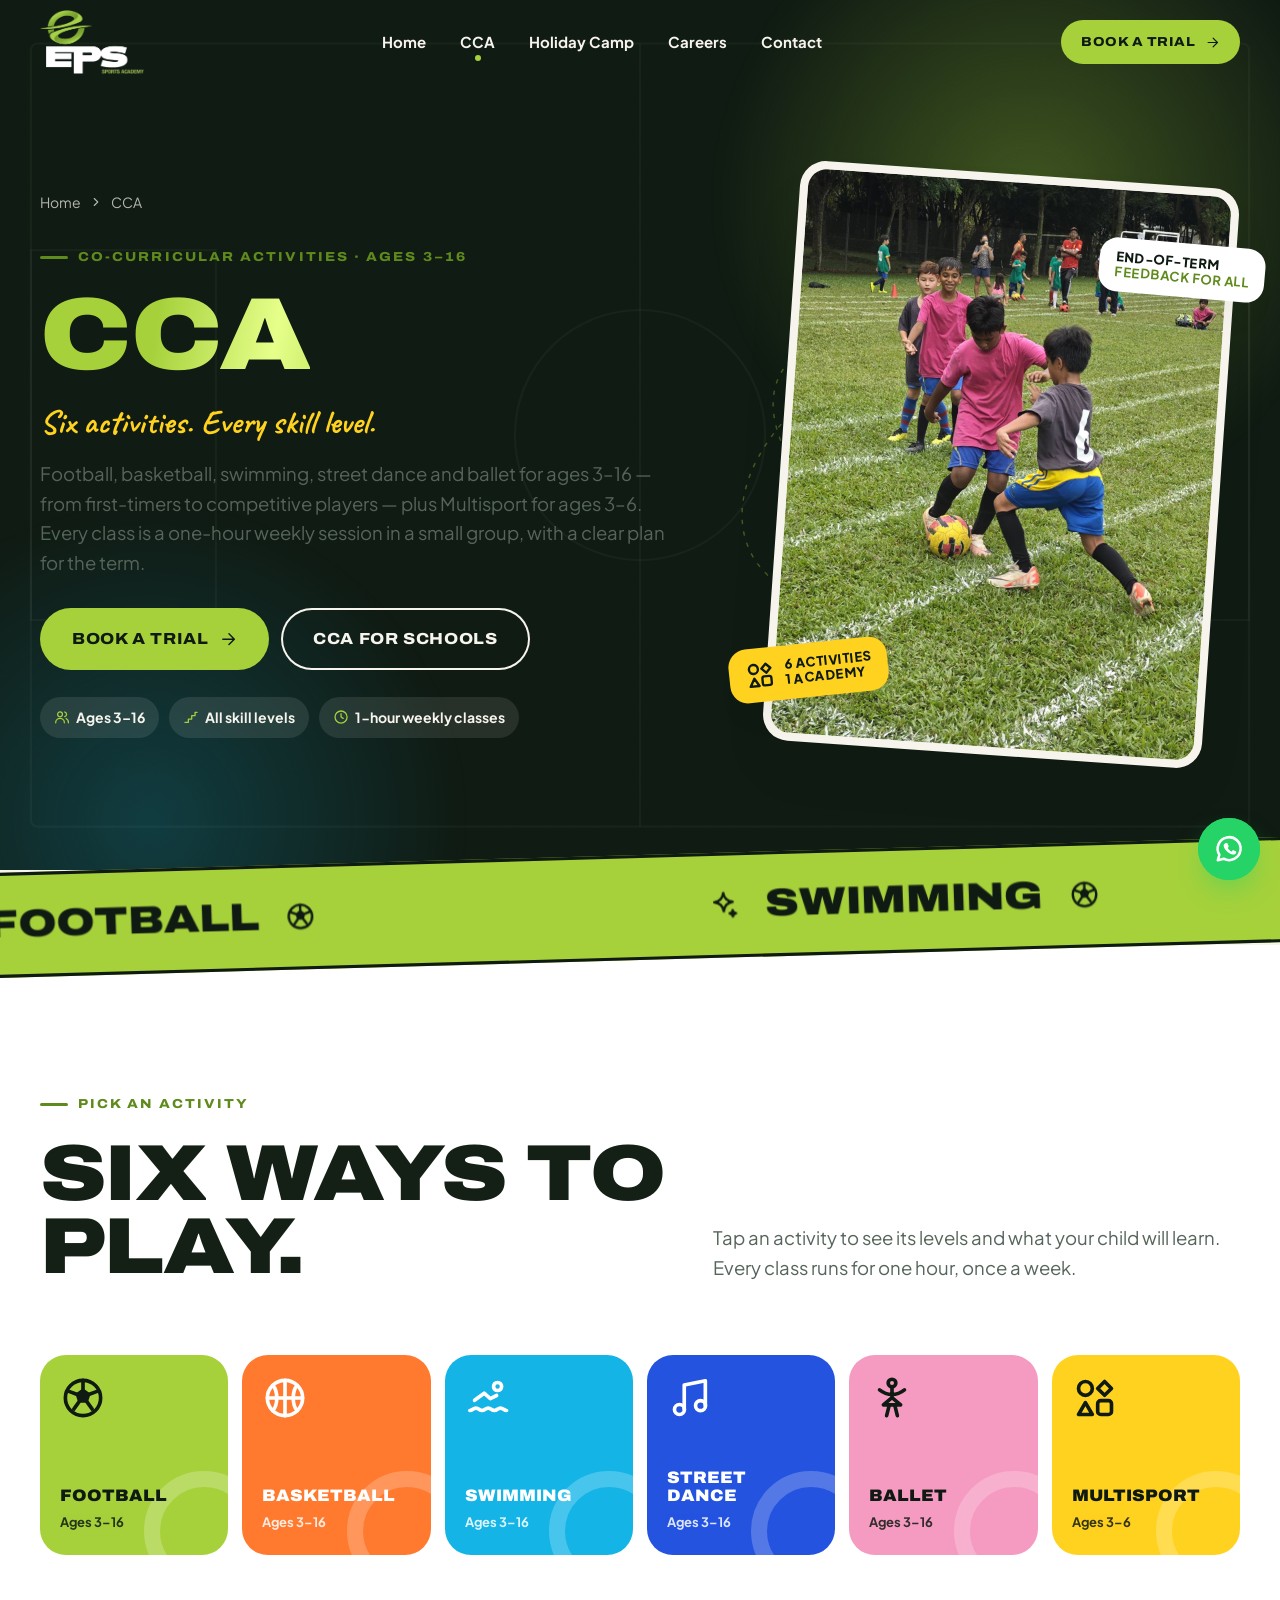
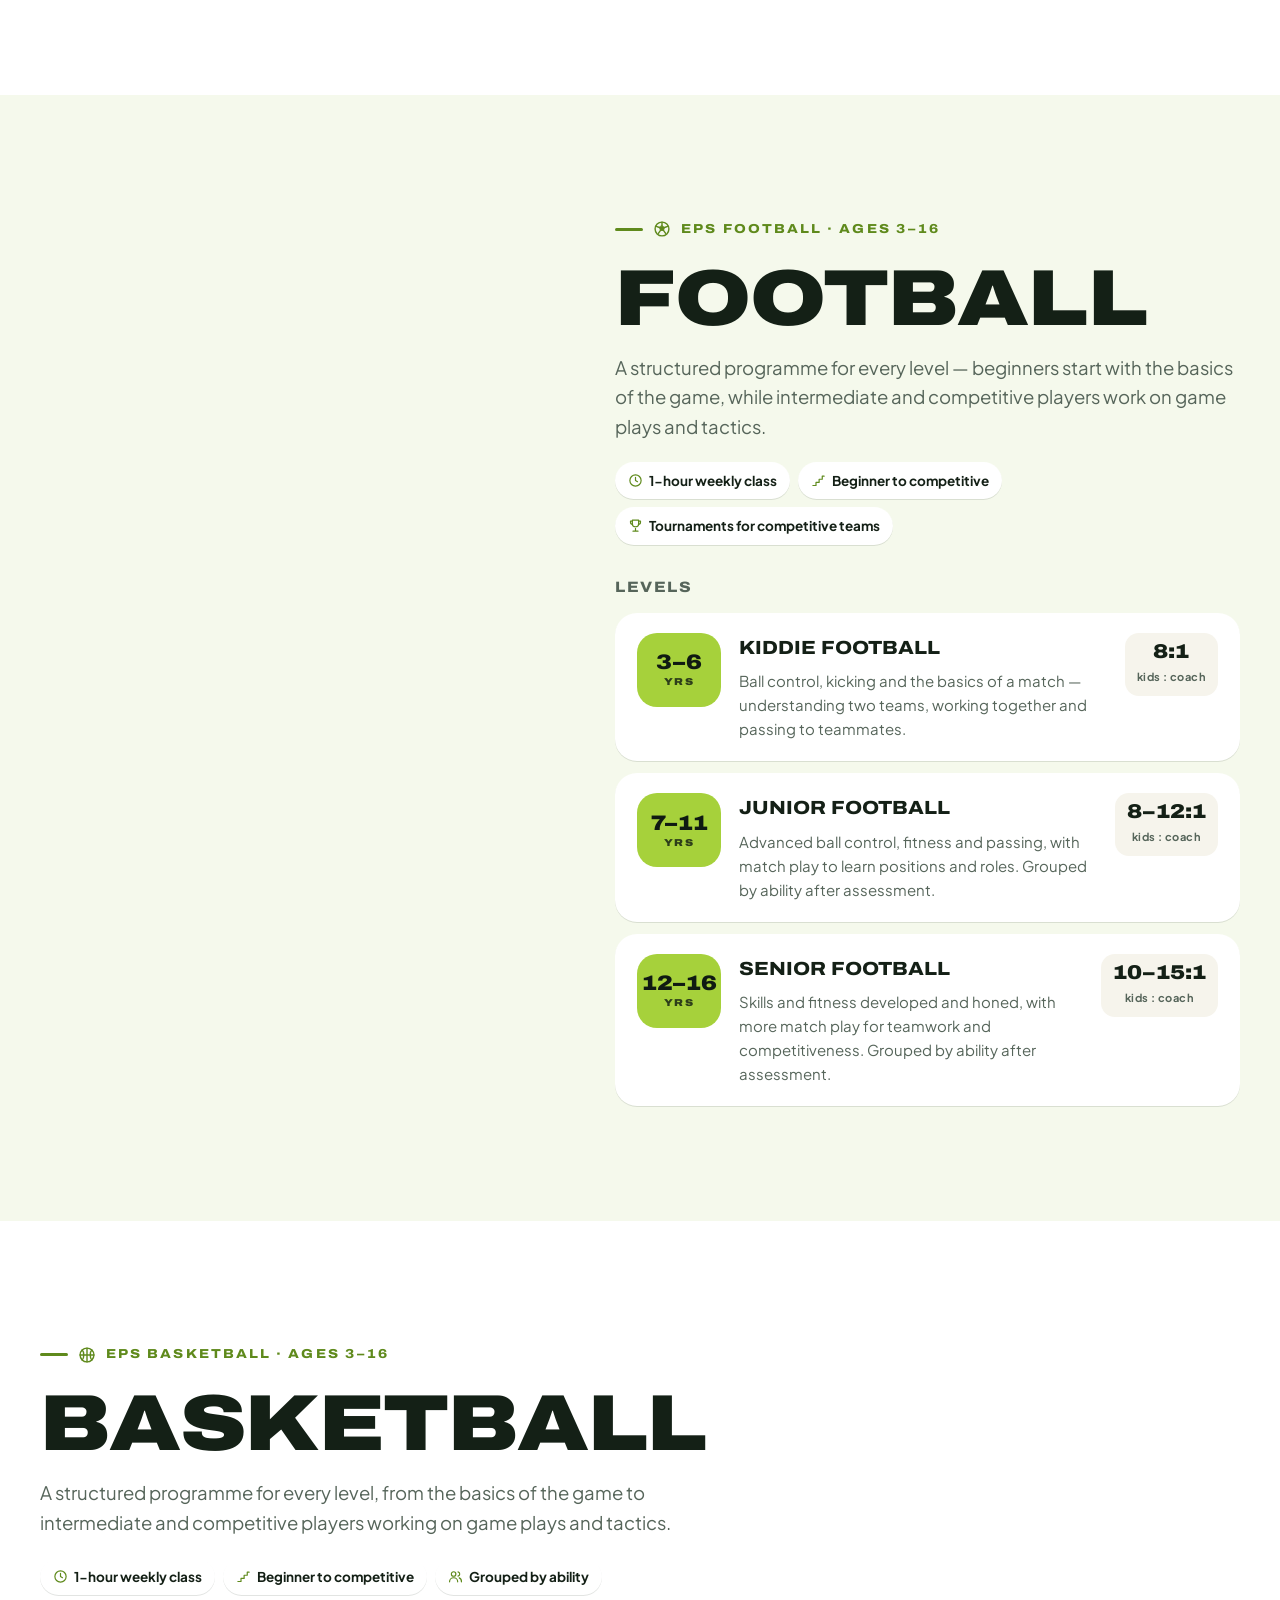
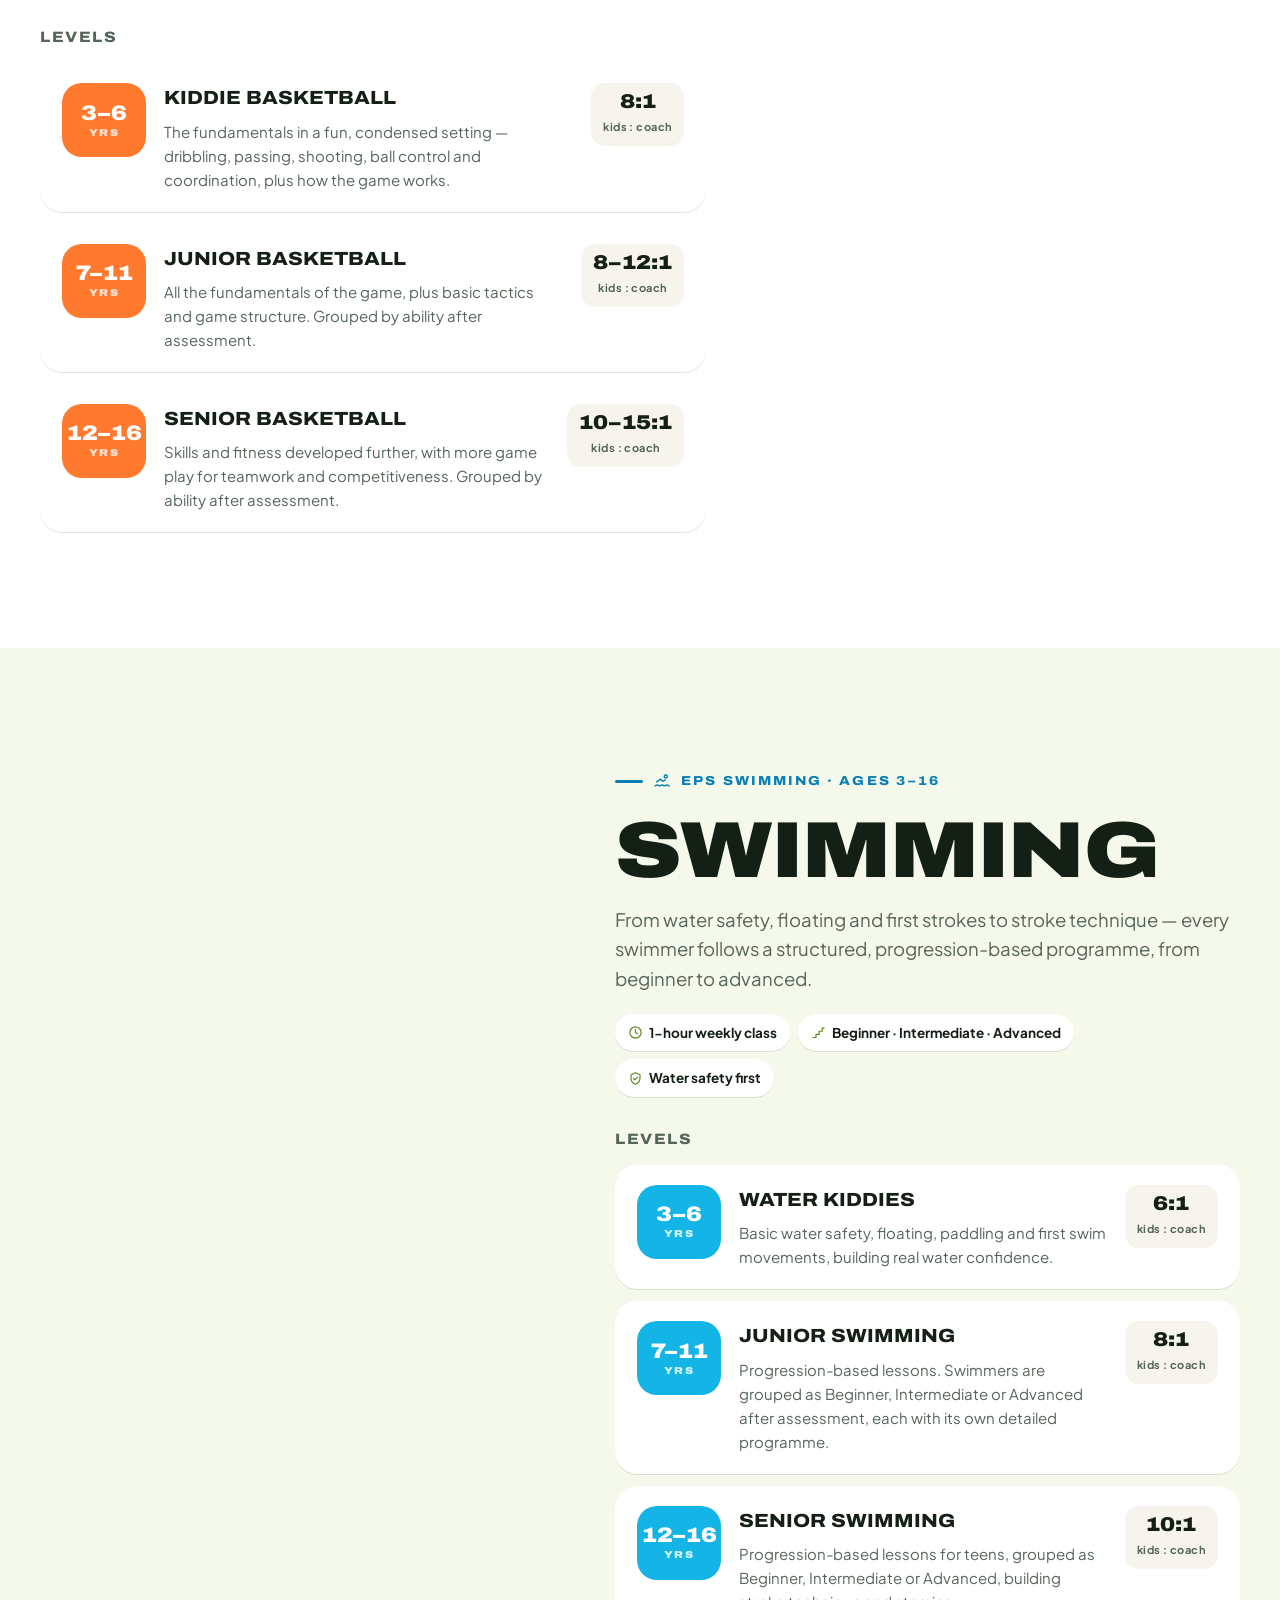
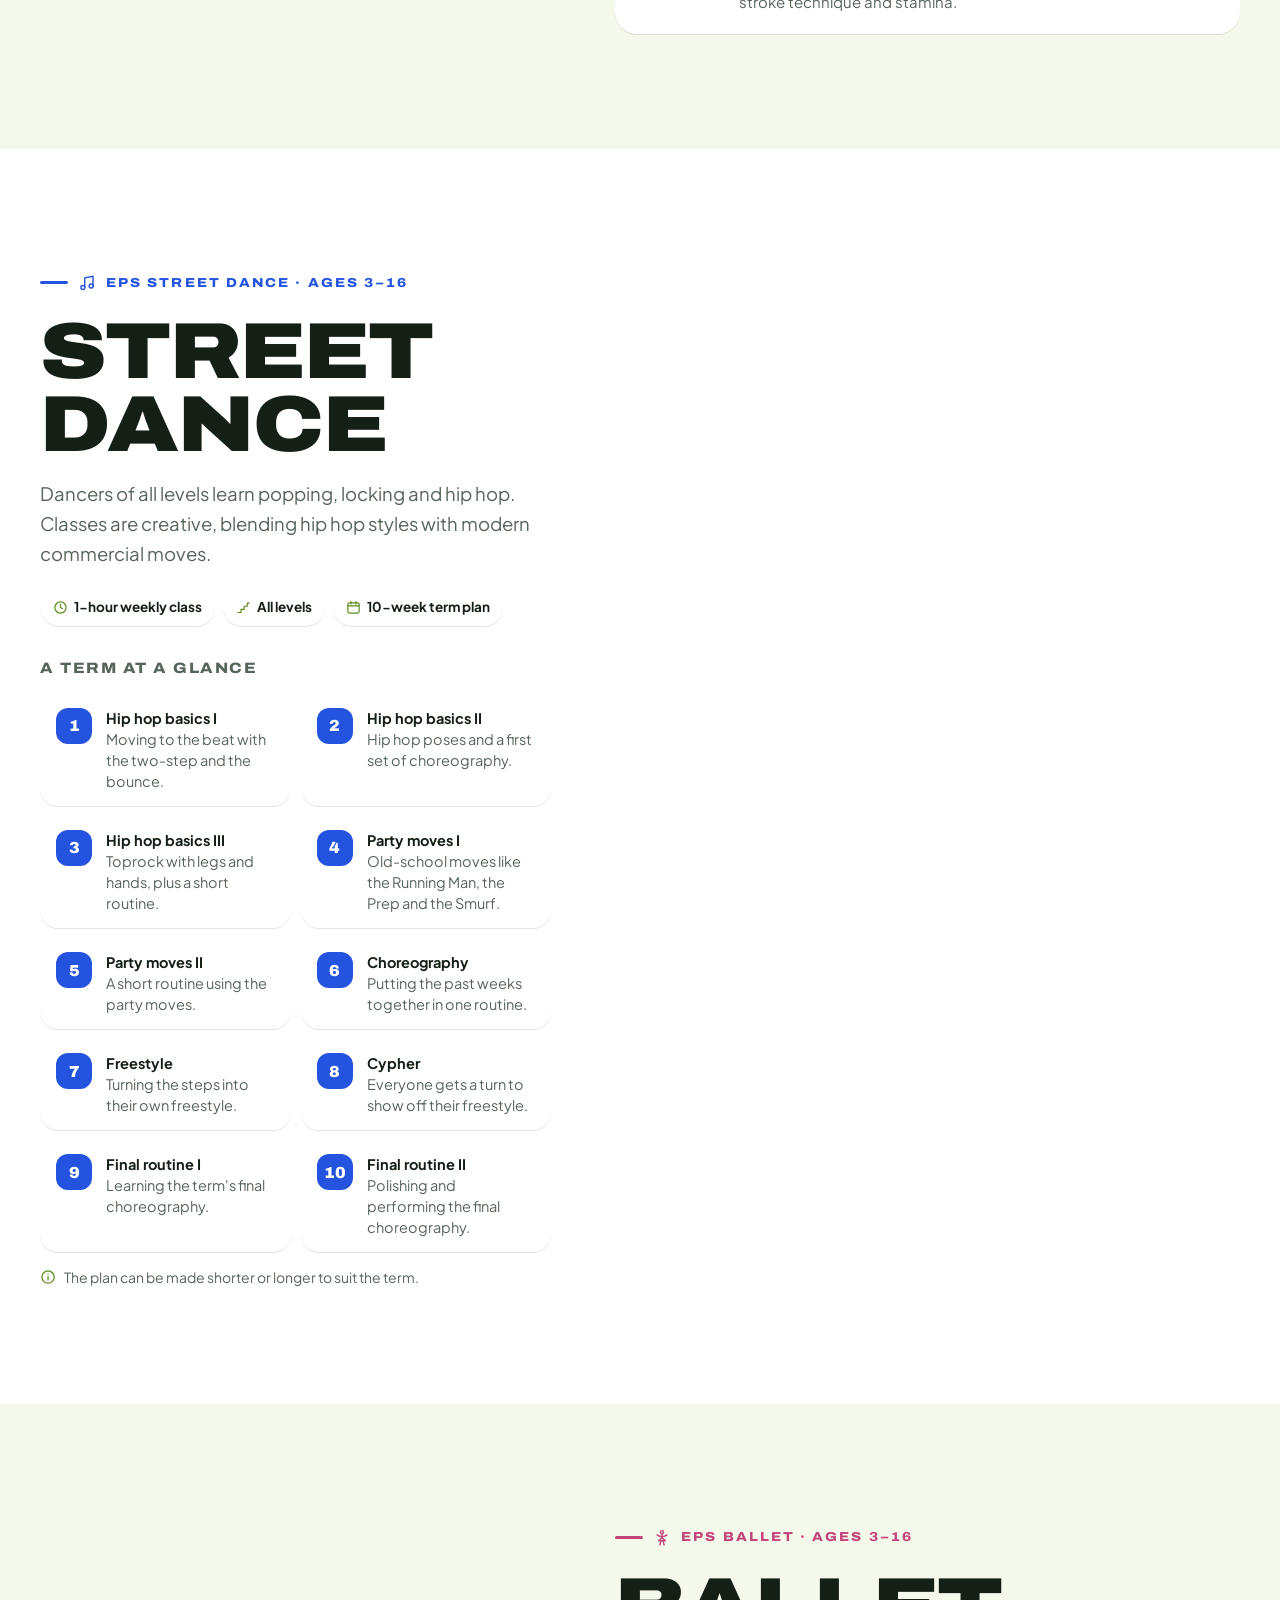
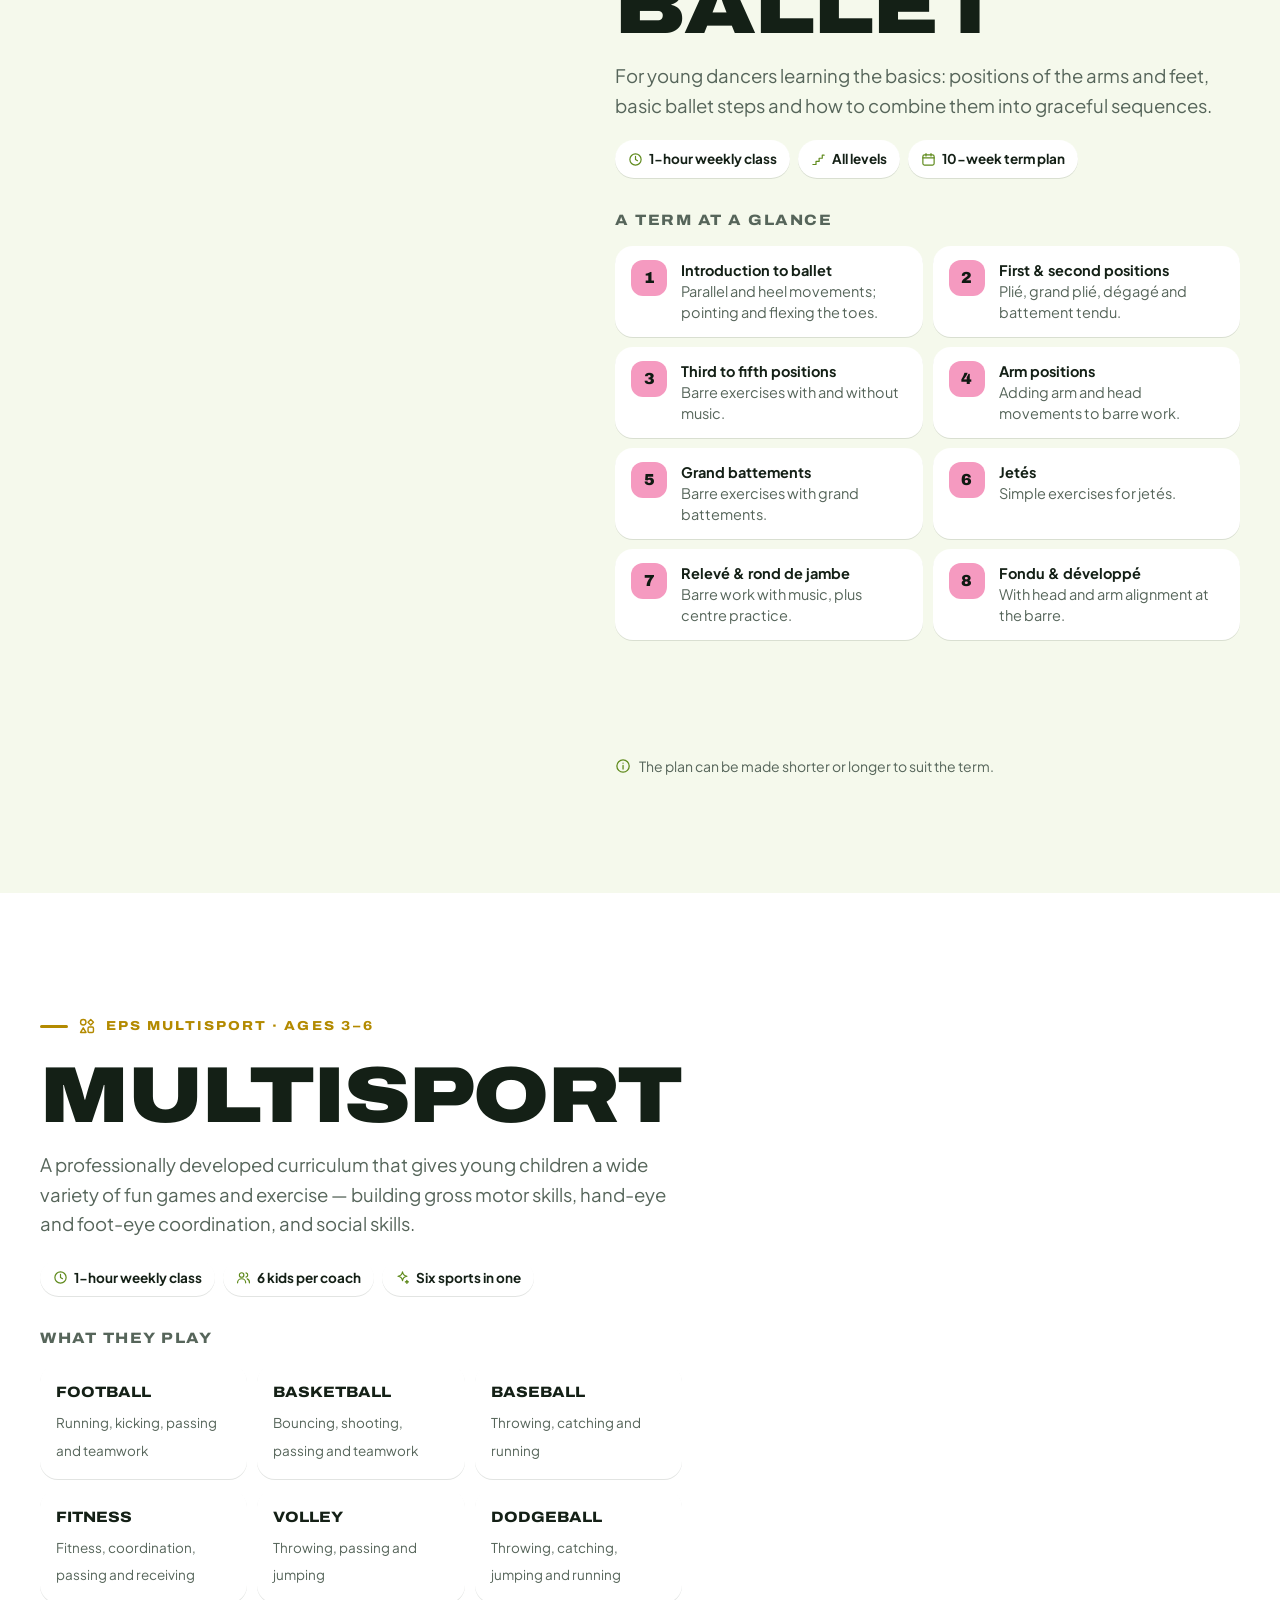
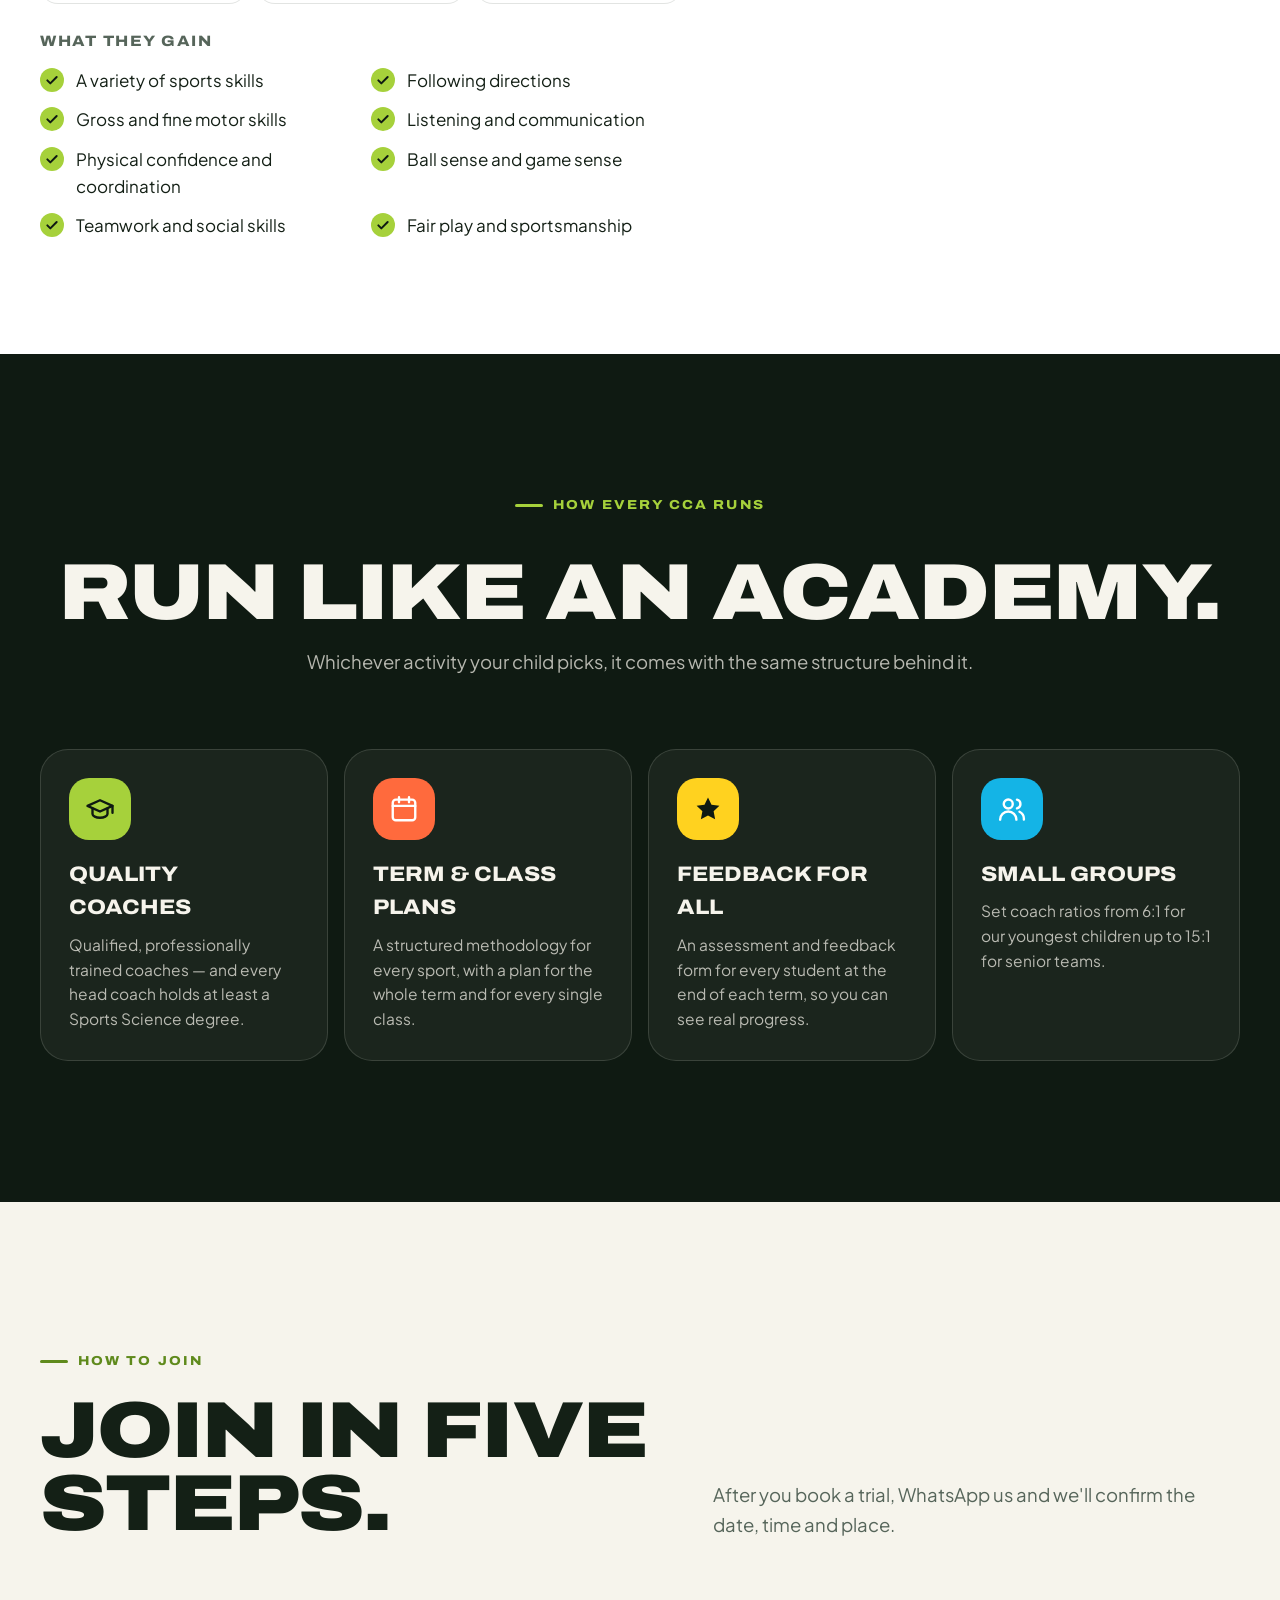
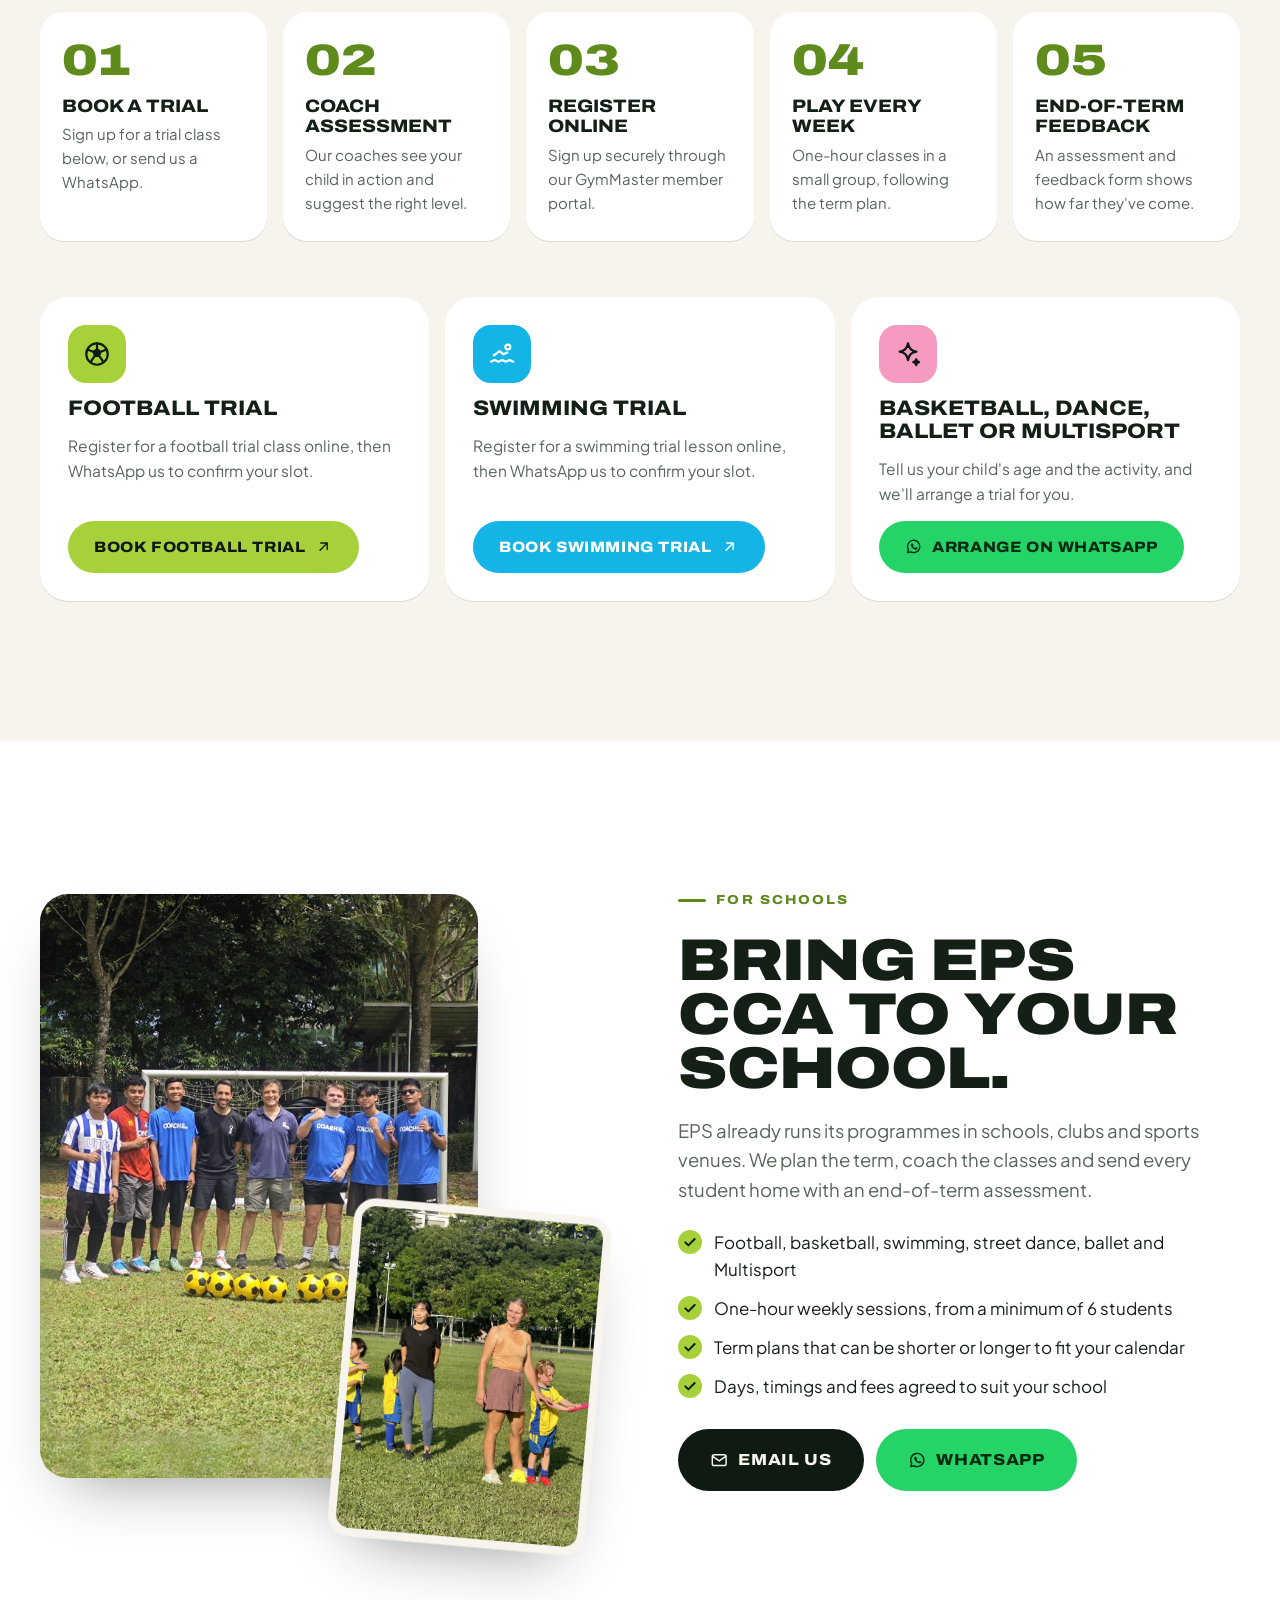
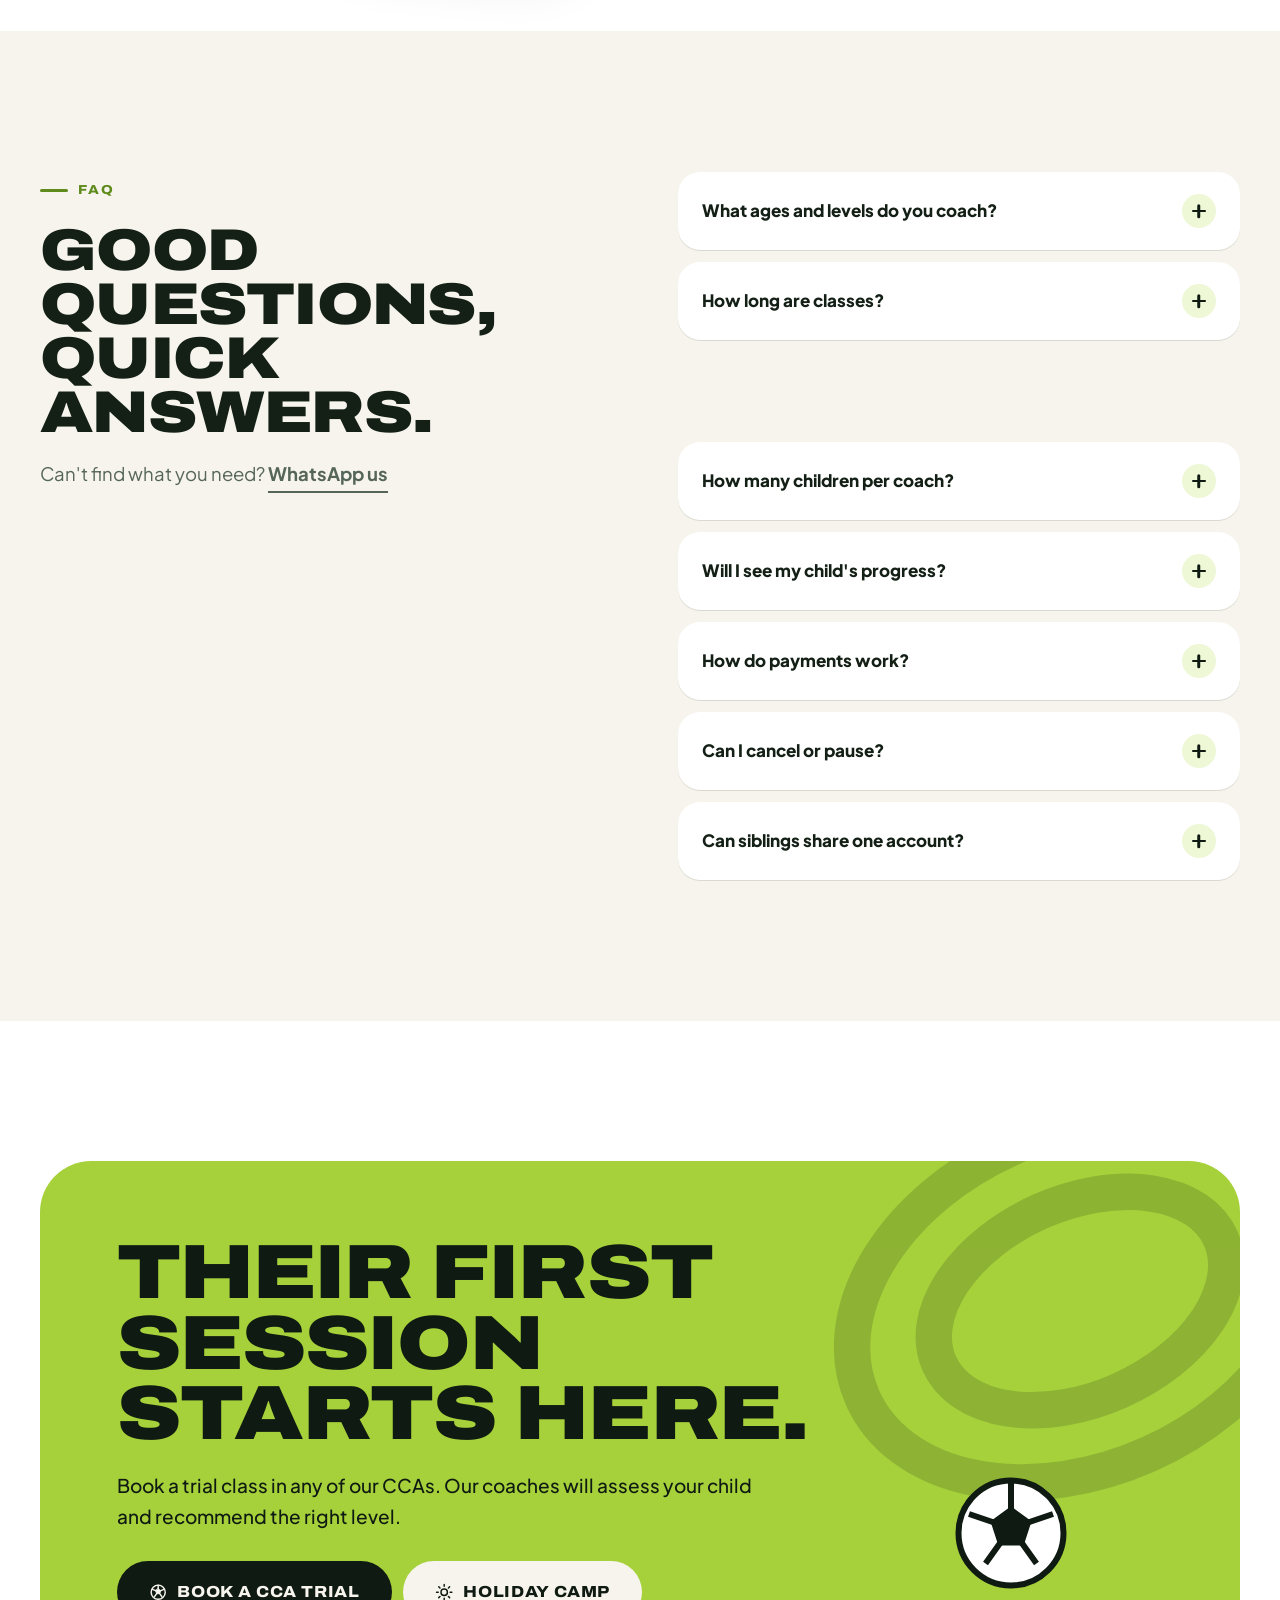
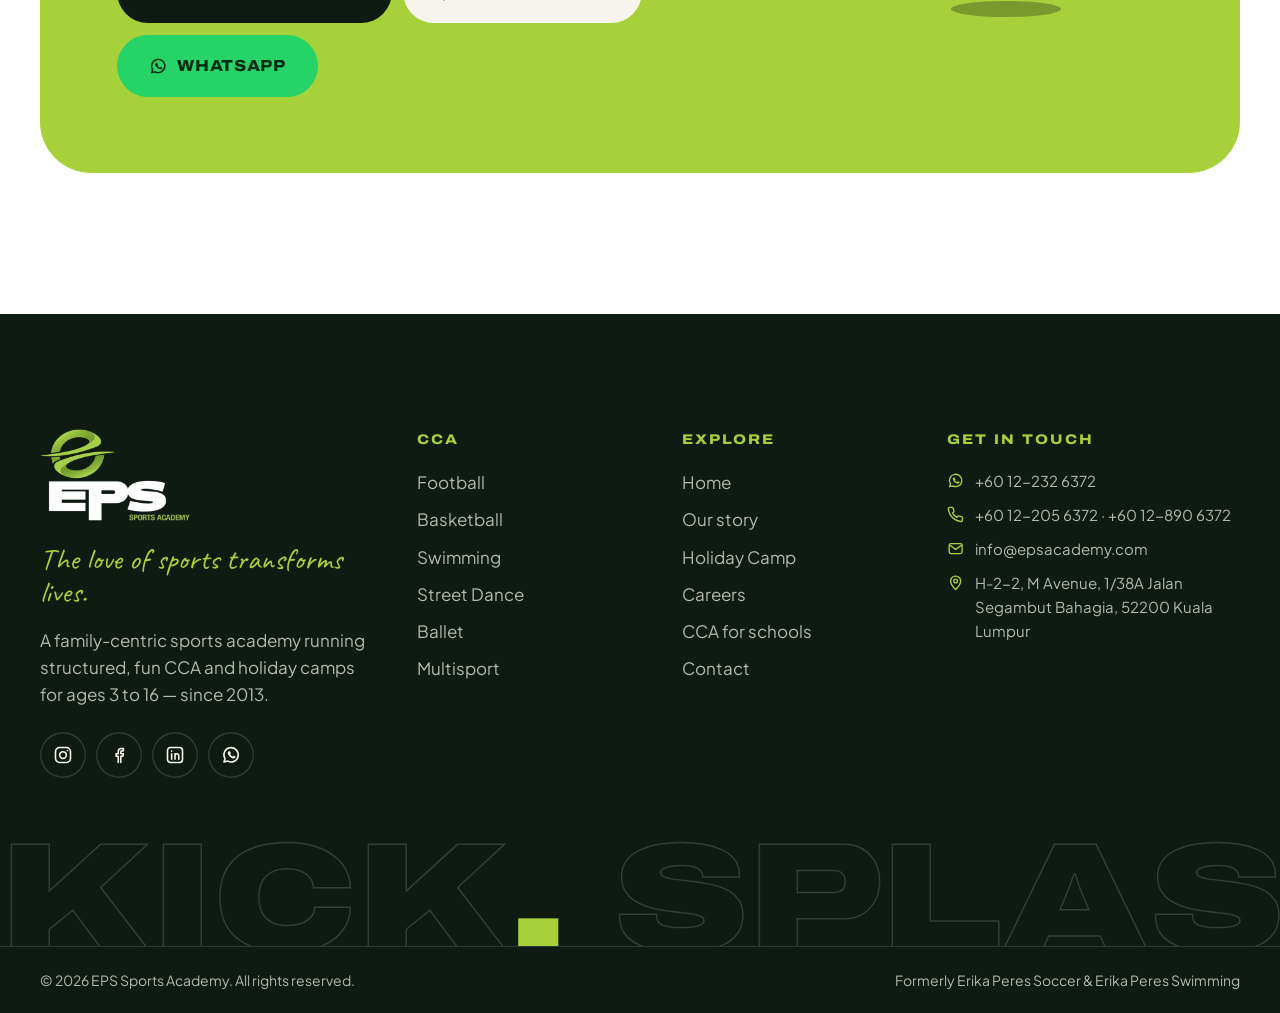
<file: cca.html>
<!doctype html>
<html lang="en">
<head>
<meta charset="utf-8">
<meta name="viewport" content="width=device-width, initial-scale=1">
<title>CCA | Football, Basketball, Swimming, Street Dance, Ballet &amp; Multisport for Kids | EPS Sports Academy</title>
<meta name="description" content="EPS CCA: football, basketball, swimming, street dance and ballet for ages 3–16 at every skill level, plus Multisport for ages 3–6. One-hour weekly classes, small groups and end-of-term feedback.">
<link rel="canonical" href="https://epsacademy.com.my/cca">
<meta property="og:type" content="website">
<meta property="og:site_name" content="EPS Sports Academy">
<meta property="og:title" content="CCA | Football, Basketball, Swimming, Street Dance, Ballet &amp; Multisport for Kids | EPS Sports Academy">
<meta property="og:description" content="EPS CCA: football, basketball, swimming, street dance and ballet for ages 3–16 at every skill level, plus Multisport for ages 3–6. One-hour weekly classes, small groups and end-of-term feedback.">
<meta property="og:url" content="https://epsacademy.com.my/cca">
<meta property="og:image" content="https://epsacademy.com.my/training-junior.jpg">
<meta name="twitter:card" content="summary_large_image">
<meta name="theme-color" content="#0f1a12">
<link rel="icon" type="image/png" href="favicon.png">
<link rel="apple-touch-icon" href="favicon.png">
<link rel="preconnect" href="https://fonts.googleapis.com">
<link rel="preconnect" href="https://fonts.gstatic.com" crossorigin>
<link rel="stylesheet" href="https://fonts.googleapis.com/css2?family=Archivo:wdth,wght@62..125,400..900&family=Caveat:wght@600;700&family=Plus+Jakarta+Sans:wght@400;500;600;700;800&display=swap">
<link rel="stylesheet" href="styles.css?v=3">
<script>
  document.documentElement.classList.add("js");
  try {
    if (sessionStorage.getItem("eps-seen") || matchMedia("(prefers-reduced-motion: reduce)").matches) document.documentElement.classList.add("no-preload");
    sessionStorage.setItem("eps-seen", "1");
  } catch (e) { document.documentElement.classList.add("no-preload"); }
</script>

</head>
<body class="page-cca">
<a class="skip-link" href="#main">Skip to content</a>
<div class="intro" role="dialog" aria-label="Welcome to EPS Sports Academy" data-intro>
  <div class="intro-confetti" aria-hidden="true">
    <span class="ci" style="width:18px;height:18px;background:#a6d13b;left:9%;top:16%;animation-delay:.05s,0s"></span>
    <span class="sq" style="width:14px;height:14px;background:#ffd21f;left:22%;top:72%;rotate:24deg;animation-delay:.15s,-1s"></span>
    <span class="ring" style="width:26px;height:26px;color:#14b4e6;left:80%;top:20%;animation-delay:.25s,-2s"></span>
    <span class="ci" style="width:12px;height:12px;background:#ff6a3d;left:88%;top:62%;animation-delay:.35s,-3s"></span>
    <span class="sq" style="width:16px;height:16px;background:#14b4e6;left:6%;top:52%;rotate:-18deg;animation-delay:.45s,-1.5s"></span>
    <span class="ring" style="width:20px;height:20px;color:#ff6a3d;left:30%;top:12%;animation-delay:.55s,-2.5s"></span>
    <span class="ci" style="width:10px;height:10px;background:#2453e0;left:66%;top:10%;animation-delay:.65s,-.5s"></span>
    <span class="sq" style="width:12px;height:12px;background:#a6d13b;left:72%;top:78%;rotate:40deg;animation-delay:.75s,-3.5s"></span>
    <span class="ring" style="width:16px;height:16px;color:#ffd21f;left:48%;top:84%;animation-delay:.85s,-4s"></span>
    <span class="ci" style="width:14px;height:14px;background:#ffd21f;left:93%;top:38%;animation-delay:.95s,-2.2s"></span>
  </div>

  <div class="intro-stage" aria-hidden="true">
    <div class="intro-word"><span class="il il-e">E</span><span class="il il-p">P</span><span class="il il-s">S</span></div>
    <p class="intro-sub">Sports Academy</p>
    <div class="intro-chips"><span><svg class="i"><use href="#i-ball"/></svg> Football</span><span><svg class="i"><use href="#i-swim"/></svg> Swimming</span><span><svg class="i"><use href="#i-sun"/></svg> Holiday Camps</span></div>
    <div class="intro-ball"><svg viewBox="0 0 24 24" fill="#fff" stroke="#0f1a12" stroke-width="1.2"><circle cx="12" cy="12" r="10.5"/><path fill="#0f1a12" d="m12 7.4 3.4 2.5-1.3 4h-4.2l-1.3-4Z"/><path fill="none" d="M12 1.5v5.9M15.4 9.9l5-1.7M14.1 13.9l3 4.2M9.9 13.9l-3 4.2M8.6 9.9l-5-1.7"/></svg></div>
  </div>

  <div class="intro-water" aria-hidden="true">
    <svg class="w-back" viewBox="0 0 2400 44" preserveAspectRatio="none"><path fill="#7fdcf6" d="M0 22 Q150 0 300 22 T600 22 T900 22 T1200 22 T1500 22 T1800 22 T2100 22 T2400 22 V44 H0Z"/></svg>
    <svg class="w-front" viewBox="0 0 2400 34" preserveAspectRatio="none"><path fill="#34c6f0" d="M0 17 Q150 34 300 17 T600 17 T900 17 T1200 17 T1500 17 T1800 17 T2100 17 T2400 17 V34 H0Z"/></svg>
    <div class="intro-bubbles">
      <span style="left:10%;width:10px;height:10px;animation-delay:0s"></span>
      <span style="left:27%;width:7px;height:7px;animation-delay:.9s"></span>
      <span style="left:46%;width:12px;height:12px;animation-delay:.4s"></span>
      <span style="left:63%;width:8px;height:8px;animation-delay:1.4s"></span>
      <span style="left:81%;width:11px;height:11px;animation-delay:.7s"></span>
    </div>
  </div>
  <p class="intro-lets" aria-hidden="true">Let's play!<small>See you on the pitch &amp; in the pool</small></p>

  <div class="intro-hud">
    <div aria-hidden="true"><div class="intro-pct"><span data-intro-pct>0</span><small>%</small></div><span class="intro-msg" data-intro-msg>Pumping up the footballs…</span></div>
    <button class="intro-skip" type="button" data-intro-skip>Skip intro</button>
  </div>
  <div class="intro-edge" aria-hidden="true"><svg viewBox="0 0 2400 80" preserveAspectRatio="none"><path fill="#0a7fb4" d="M0 0 H2400 V40 Q2250 80 2100 40 T1800 40 T1500 40 T1200 40 T900 40 T600 40 T300 40 T0 40Z"/></svg></div>
</div>
<div class="scroll-progress" aria-hidden="true"></div>
<svg xmlns="http://www.w3.org/2000/svg" style="position:absolute;width:0;height:0;overflow:hidden" aria-hidden="true">
  <symbol id="i-arrow" viewBox="0 0 24 24"><path d="M5 12h14M13 5l7 7-7 7"/></symbol>
  <symbol id="i-arrow-ur" viewBox="0 0 24 24"><path d="M7 17 17 7M8 7h9v9"/></symbol>
  <symbol id="i-play" viewBox="0 0 24 24"><path fill="currentColor" stroke="none" d="M7 4.9v14.2a1.1 1.1 0 0 0 1.7.94l11.2-7.1a1.1 1.1 0 0 0 0-1.88L8.7 3.96A1.1 1.1 0 0 0 7 4.9Z"/></symbol>
  <symbol id="i-phone" viewBox="0 0 24 24"><path d="M21.5 16.6v3a2 2 0 0 1-2.2 2 19.6 19.6 0 0 1-8.5-3 19.3 19.3 0 0 1-6-6A19.6 19.6 0 0 1 1.8 4.1 2 2 0 0 1 3.8 2h3a2 2 0 0 1 2 1.7c.13.95.36 1.88.7 2.77a2 2 0 0 1-.45 2.1L7.8 9.8a16 16 0 0 0 6 6l1.25-1.25a2 2 0 0 1 2.1-.45c.89.34 1.82.57 2.77.7a2 2 0 0 1 1.7 2Z"/></symbol>
  <symbol id="i-mail" viewBox="0 0 24 24"><rect x="3" y="5" width="18" height="14" rx="2.5"/><path d="m3.5 7 8.5 6 8.5-6"/></symbol>
  <symbol id="i-pin" viewBox="0 0 24 24"><path d="M12 21.5s-7-6.1-7-11.6a7 7 0 0 1 14 0c0 5.5-7 11.6-7 11.6Z"/><circle cx="12" cy="9.8" r="2.6"/></symbol>
  <symbol id="i-clock" viewBox="0 0 24 24"><circle cx="12" cy="12" r="9"/><path d="M12 7v5l3.2 2"/></symbol>
  <symbol id="i-calendar" viewBox="0 0 24 24"><rect x="3" y="4.5" width="18" height="16.5" rx="2.5"/><path d="M3 9.5h18M8 2.5v4M16 2.5v4"/></symbol>
  <symbol id="i-check" viewBox="0 0 24 24"><path d="m5 12.5 4.5 4.5L19 7.5"/></symbol>
  <symbol id="i-chevron" viewBox="0 0 24 24"><path d="m6 9 6 6 6-6"/></symbol>
  <symbol id="i-close" viewBox="0 0 24 24"><path d="M6 6l12 12M18 6 6 18"/></symbol>
  <symbol id="i-instagram" viewBox="0 0 24 24"><rect x="3" y="3" width="18" height="18" rx="5"/><circle cx="12" cy="12" r="4"/><circle cx="17.4" cy="6.6" r="1.1" fill="currentColor" stroke="none"/></symbol>
  <symbol id="i-facebook" viewBox="0 0 24 24"><path d="M14.2 21v-7.6h2.6l.4-3h-3V8.5c0-.9.3-1.5 1.5-1.5h1.6V4.3c-.3 0-1.2-.1-2.3-.1-2.3 0-3.9 1.4-3.9 4v2.2H8.5v3h2.6V21"/></symbol>
  <symbol id="i-linkedin" viewBox="0 0 24 24"><rect x="3" y="3" width="18" height="18" rx="3.5"/><path d="M8 10.5V17M8 7.3v.05M12 17v-6.5M12 13.4c0-1.7 1-2.9 2.4-2.9s2.1 1 2.1 2.7V17"/></symbol>
  <symbol id="i-whatsapp" viewBox="0 0 24 24"><path d="M3.6 20.4l1.2-4.1A8.6 8.6 0 1 1 8 19.3Z" fill="none"/><path fill="currentColor" stroke="none" d="M9.1 7.9c.2-.4.4-.4.7-.4h.5c.2 0 .4 0 .6.4l.8 1.8c.1.2.1.4 0 .6l-.5.7c-.1.1-.2.3 0 .5.5.9 1.4 1.8 2.4 2.3.2.1.4.1.5 0l.7-.8c.2-.2.3-.2.5-.1l1.8.8c.2.1.3.2.3.4 0 .5-.1 1.2-.7 1.6-.5.4-1.3.6-2.3.4-1.3-.3-2.9-1.1-4.2-2.6C8.6 11.9 8 10.4 8 9.4c0-.7.4-1.2 1.1-1.5Z"/></symbol>
  <symbol id="i-ball" viewBox="0 0 24 24"><circle cx="12" cy="12" r="9.2"/><path fill="currentColor" stroke-width="1.2" d="m12 7.6 3.3 2.4-1.3 3.9H10L8.7 10Z"/><path d="M12 2.8v4.8M15.3 10l4.4-1.6M14 13.9l2.8 3.9M10 13.9l-2.8 3.9M8.7 10 4.3 8.4"/></symbol>
  <symbol id="i-swim" viewBox="0 0 24 24"><circle cx="17" cy="6" r="2.1"/><path d="M2.5 18.5c1.6 0 1.6-1.2 3.2-1.2s1.6 1.2 3.2 1.2 1.6-1.2 3.2-1.2 1.6 1.2 3.2 1.2 1.6-1.2 3.2-1.2 1.6 1.2 3.2 1.2"/><path d="m5 13.2 5-3.7 3.2 2.8 3.3-1.6"/></symbol>
  <symbol id="i-sun" viewBox="0 0 24 24"><circle cx="12" cy="12" r="4.2"/><path d="M12 2v2.2M12 19.8V22M4.9 4.9l1.6 1.6M17.5 17.5l1.6 1.6M2 12h2.2M19.8 12H22M4.9 19.1l1.6-1.6M17.5 6.5l1.6-1.6"/></symbol>
  <symbol id="i-trophy" viewBox="0 0 24 24"><path d="M8 21h8M12 16.5V21M7 3.5h10V9a5 5 0 0 1-10 0Z"/><path d="M17 5h3v1.8a3.3 3.3 0 0 1-3.3 3.3M7 5H4v1.8a3.3 3.3 0 0 0 3.3 3.3"/></symbol>
  <symbol id="i-medal" viewBox="0 0 24 24"><circle cx="12" cy="15" r="6.2"/><path d="M8.6 9.6 5.6 2.8h4.2l2.4 5M15.4 9.6l3-6.8h-4.2L12 7.6"/><path fill="currentColor" stroke="none" d="m12 11.9 1 2 2.2.3-1.6 1.5.4 2.2-2-1-2 1 .4-2.2-1.6-1.5 2.2-.3Z"/></symbol>
  <symbol id="i-users" viewBox="0 0 24 24"><circle cx="9" cy="8" r="3.6"/><path d="M2.5 20.5a6.5 6.5 0 0 1 13 0"/><path d="M16 4.5a3.6 3.6 0 0 1 0 7M18 14.2a6.5 6.5 0 0 1 3.5 6.3"/></symbol>
  <symbol id="i-grad" viewBox="0 0 24 24"><path d="M2 9.5 12 5l10 4.5L12 14Z"/><path d="M6 11.6V16c0 1.6 2.7 3 6 3s6-1.4 6-3v-4.4M22 9.5v5.5"/></symbol>
  <symbol id="i-steps" viewBox="0 0 24 24"><path d="M3 20h5v-5h5v-5h5V5h3"/></symbol>
  <symbol id="i-heart" viewBox="0 0 24 24"><path d="M12 20.3s-7.6-4.6-9.3-9.3A5 5 0 0 1 12 6.7 5 5 0 0 1 21.3 11c-1.7 4.7-9.3 9.3-9.3 9.3Z"/></symbol>
  <symbol id="i-shield" viewBox="0 0 24 24"><path d="M12 2.8 4.8 5.9v5.6c0 4.4 3 8 7.2 9.7 4.2-1.7 7.2-5.3 7.2-9.7V5.9Z"/><path d="m8.8 12 2.2 2.2 4.2-4.3"/></symbol>
  <symbol id="i-globe" viewBox="0 0 24 24"><circle cx="12" cy="12" r="9.2"/><path d="M2.8 12h18.4M12 2.8a14 14 0 0 1 0 18.4M12 2.8a14 14 0 0 0 0 18.4"/></symbol>
  <symbol id="i-school" viewBox="0 0 24 24"><path d="M2.5 21h19M5 21V10.5L12 5l7 5.5V21"/><path d="M9.8 21v-5h4.4v5M12 10.2v.05"/></symbol>
  <symbol id="i-sparkle" viewBox="0 0 24 24"><path d="M12 2.8c.6 4.4 2.8 6.6 7.2 7.2-4.4.6-6.6 2.8-7.2 7.2-.6-4.4-2.8-6.6-7.2-7.2 4.4-.6 6.6-2.8 7.2-7.2Z"/><path d="M19 16.5c.2 1.5 1 2.3 2.5 2.5-1.5.2-2.3 1-2.5 2.5-.2-1.5-1-2.3-2.5-2.5 1.5-.2 2.3-1 2.5-2.5Z"/></symbol>
  <symbol id="i-basketball" viewBox="0 0 24 24"><circle cx="12" cy="12" r="9.2"/><path d="M2.8 12h18.4M12 2.8v18.4M5.6 5.4c2.8 2.8 2.8 10.4 0 13.2M18.4 5.4c-2.8 2.8-2.8 10.4 0 13.2"/></symbol>
  <symbol id="i-music" viewBox="0 0 24 24"><path d="M9 18V5.2l11-2.2v13"/><circle cx="6.5" cy="18" r="2.6"/><circle cx="17.5" cy="16" r="2.6"/></symbol>
  <symbol id="i-briefcase" viewBox="0 0 24 24"><rect x="3" y="7" width="18" height="13" rx="2.5"/><path d="M9 7V5.2A2.2 2.2 0 0 1 11.2 3h1.6A2.2 2.2 0 0 1 15 5.2V7M3 12.5h18"/></symbol>
  <symbol id="i-palette" viewBox="0 0 24 24"><path d="M12 3a9 9 0 0 0 0 18c1.2 0 1.8-.8 1.8-1.7 0-1.3-1.1-1.6-1.1-2.7 0-.9.7-1.6 1.7-1.6H17a4 4 0 0 0 4-4C21 6.6 17 3 12 3Z"/><circle cx="7.5" cy="11" r="1.2" fill="currentColor"/><circle cx="10" cy="7" r="1.2" fill="currentColor"/><circle cx="14.5" cy="7" r="1.2" fill="currentColor"/></symbol>
  <symbol id="i-apple" viewBox="0 0 24 24"><path d="M12 7.5c-1.6-1.4-5.5-1.6-6.8 2-1 2.8.2 6.6 2.1 8.9 1.2 1.4 2.4 1.9 3.6 1.2.7-.4 1.5-.4 2.2 0 1.2.7 2.4.2 3.6-1.2 1.9-2.3 3.1-6.1 2.1-8.9-1.3-3.6-5.2-3.4-6.8-2Z"/><path d="M12 7.5c0-2 .8-3.6 2.6-4.5"/></symbol>
  <symbol id="i-flask" viewBox="0 0 24 24"><path d="M9.5 3h5M10.2 3v6.2L4.8 18.6A1.6 1.6 0 0 0 6.2 21h11.6a1.6 1.6 0 0 0 1.4-2.4l-5.4-9.4V3"/><path d="M7.4 14.5h9.2"/></symbol>
  <symbol id="i-star" viewBox="0 0 24 24"><path fill="currentColor" stroke="none" d="m12 2.8 2.8 5.8 6.3.8-4.6 4.4 1.2 6.3L12 17.1l-5.7 3 1.2-6.3-4.6-4.4 6.3-.8Z"/></symbol>
  <symbol id="i-info" viewBox="0 0 24 24"><circle cx="12" cy="12" r="9.2"/><path d="M12 11v5.5M12 7.6v.05"/></symbol>
  <symbol id="i-whistle" viewBox="0 0 24 24"><path d="M3 12.5a5.5 5.5 0 1 0 11 0V10h7.5V7H9.5"/><circle cx="8.5" cy="12.5" r="1.6"/><path d="M9.5 7V4.5"/></symbol>
  <symbol id="i-ballet" viewBox="0 0 24 24"><circle cx="12" cy="4.2" r="2"/><path d="M12 6.4v5.4M5.5 7.8c2 1.6 4.2 2.4 6.5 2.4s4.5-.8 6.5-2.4"/><path d="M7.5 15.6h9L12 11.8Z"/><path d="M10.6 15.6 9.2 21.2M13.4 15.6l1.4 5.6"/></symbol>
  <symbol id="i-multi" viewBox="0 0 24 24"><circle cx="7" cy="7" r="3.6"/><path d="M17 3.4l3.6 3.6-3.6 3.6-3.6-3.6Z"/><path d="M3.4 20.6h7.2l-3.6-6.2Z"/><rect x="13.4" y="13.4" width="7.2" height="7.2" rx="1.6"/></symbol>
</svg>
<header class="site-header">
  <div class="container header-inner">
    <a class="brand" href="index.html" aria-label="EPS Sports Academy — home">
      <img class="brand-logo--light" src="logo-white.png" alt="EPS Sports Academy" width="480" height="294">
      <img class="brand-logo--dark" src="logo.png" alt="" aria-hidden="true" width="480" height="294">
    </a>
    <nav class="main-nav" aria-label="Main">
      <ul>
        <li><a class="nav-link" href="index.html">Home</a></li>
        <li><a class="nav-link is-active" aria-current="page" href="cca.html">CCA</a></li>
        <li><a class="nav-link" href="holiday-camp.html">Holiday Camp</a></li>
        <li><a class="nav-link" href="careers.html">Careers</a></li>
        <li><a class="nav-link" href="contact.html">Contact</a></li>
      </ul>
    </nav>
    <div class="header-cta">
      <a class="btn btn-lime btn-sm magnetic" href="cca.html#join">Book a trial <svg class="i"><use href="#i-arrow"/></svg></a>
      <button class="burger" aria-label="Open menu" aria-expanded="false" aria-controls="mobile-menu"><span></span><span></span></button>
    </div>
  </div>
</header>

<div class="mobile-menu" id="mobile-menu" aria-hidden="true">
  <nav class="mm-links" aria-label="Mobile">
    <a href="index.html"><small>01</small>Home</a>
    <a href="cca.html"><small>02</small>CCA</a>
    <a href="holiday-camp.html"><small>03</small>Holiday Camp</a>
    <a href="careers.html"><small>04</small>Careers</a>
    <a href="contact.html"><small>05</small>Contact</a>
  </nav>
  <div class="mm-foot">
    <a class="btn btn-lime btn-lg" href="cca.html#join">Book a trial class <svg class="i"><use href="#i-arrow"/></svg></a>
    <a class="btn btn-wa btn-lg" href="https://wa.me/60122326372" target="_blank" rel="noopener"><svg class="i"><use href="#i-whatsapp"/></svg> WhatsApp us</a>
  </div>
</div>
<main id="main">
  <section class="page-hero">
    <div class="page-hero-bg" aria-hidden="true">
  <div class="hero-glow"></div>
  <div class="hero-glow hero-glow--pool"></div>
  <svg class="pitch-lines" viewBox="0 0 1200 800" preserveAspectRatio="xMidYMid slice"><rect x="40" y="40" width="1120" height="720" rx="6"/><line x1="600" y1="40" x2="600" y2="760"/><circle cx="600" cy="400" r="115"/><rect x="40" y="230" width="170" height="340"/><rect x="990" y="230" width="170" height="340"/></svg>
  <div class="grain"></div>
</div>
    <div class="container page-hero-grid">
      <div>
        <nav class="crumbs" aria-label="Breadcrumb"><a href="index.html">Home</a><svg class="i" style="transform:rotate(-90deg)"><use href="#i-chevron"/></svg><span>CCA</span></nav>
        <p class="eyebrow">Co-curricular activities · Ages 3–16</p>
        <h1><span class="line"><span class="word w-lime">CCA</span></span></h1>
        <p class="page-sub">Six activities. Every skill level.</p>
        <p class="lede">Football, basketball, swimming, street dance and ballet for ages 3–16 — from first-timers to competitive players — plus Multisport for ages 3–6. Every class is a one-hour weekly session in a small group, with a clear plan for the term.</p>
        <div class="btn-row" style="margin-bottom:28px">
          <a class="btn btn-lime btn-lg magnetic burst" href="#join">Book a trial <svg class="i"><use href="#i-arrow"/></svg></a>
          <a class="btn btn-ghost btn-lg" href="#schools">CCA for schools</a>
        </div>
        <div class="page-hero-facts">
          <span class="chip"><svg class="i"><use href="#i-users"/></svg> Ages 3–16</span>
          <span class="chip"><svg class="i"><use href="#i-steps"/></svg> All skill levels</span>
          <span class="chip"><svg class="i"><use href="#i-clock"/></svg> 1-hour weekly classes</span>
        </div>
      </div>
      <div class="page-hero-media" data-parallax-root>
        <svg class="orbit" viewBox="0 0 600 600" aria-hidden="true">
  <g class="orbit-a"><g transform="rotate(-24 300 300)"><ellipse cx="300" cy="300" rx="285" ry="175"/><circle r="9" fill="#ffd21f"><animateMotion dur="11s" repeatCount="indefinite" path="M15,300 a285,175 0 1,0 570,0 a285,175 0 1,0 -570,0"/></circle></g></g>
  <g class="orbit-b"><g transform="rotate(30 300 300)"><ellipse cx="300" cy="300" rx="250" ry="140"/><circle r="6" fill="#14b4e6"><animateMotion dur="15s" repeatCount="indefinite" path="M550,300 a250,140 0 1,0 -500,0 a250,140 0 1,0 500,0"/></circle></g></g>
</svg>
        <figure class="hcard" data-depth=".8"><div class="hcard-inner"><img src="hero-tournament.jpg" alt="Two young EPS players competing for the ball during a match" width="1200" height="1600" fetchpriority="high"></div></figure>
        <div class="sticker sticker--medal" data-depth="1.6"><svg class="i"><use href="#i-multi"/></svg><span>6 activities<br>1 academy</span></div>
        <div class="sticker sticker--brazil" data-depth="1.3"><span>End-of-term<br><b>feedback for all</b></span></div>
      </div>
    </div>
  </section>

  <div class="marquee" aria-hidden="true"><div class="marquee-skew"><div class="marquee-track" data-loop><div class="marquee-item"><span>Football</span><svg class="i"><use href="#i-ball"/></svg><span class="outline-text">Basketball</span><svg class="i"><use href="#i-sparkle"/></svg><span>Swimming</span><svg class="i"><use href="#i-ball"/></svg><span class="outline-text">Street Dance</span><svg class="i"><use href="#i-sparkle"/></svg><span>Ballet</span><svg class="i"><use href="#i-ball"/></svg><span class="outline-text">Multisport</span><svg class="i"><use href="#i-sparkle"/></svg></div></div></div></div>

  <!-- ===== Activity picker ===== -->
  <section class="section theme-white" id="activities">
    <div class="container">
      <div class="section-head section-head--split">
        <div><p class="eyebrow">Pick an activity</p><h2 data-split>Six ways to play.</h2></div>
        <p class="lede" data-reveal>Tap an activity to see its levels and what your child will learn. Every class runs for one hour, once a week.</p>
      </div>
      <div class="pick-grid">
        <a class="pick-tile c-football" href="#football" data-reveal><svg class="i"><use href="#i-ball"/></svg><span><strong>Football</strong><small>Ages 3–16</small></span></a>
        <a class="pick-tile c-basketball" href="#basketball" data-reveal style="--d:.05s"><svg class="i"><use href="#i-basketball"/></svg><span><strong>Basketball</strong><small>Ages 3–16</small></span></a>
        <a class="pick-tile c-swimming" href="#swimming" data-reveal style="--d:.1s"><svg class="i"><use href="#i-swim"/></svg><span><strong>Swimming</strong><small>Ages 3–16</small></span></a>
        <a class="pick-tile c-dance" href="#street-dance" data-reveal style="--d:.15s"><svg class="i"><use href="#i-music"/></svg><span><strong>Street Dance</strong><small>Ages 3–16</small></span></a>
        <a class="pick-tile c-ballet" href="#ballet" data-reveal style="--d:.2s"><svg class="i"><use href="#i-ballet"/></svg><span><strong>Ballet</strong><small>Ages 3–16</small></span></a>
        <a class="pick-tile c-multi" href="#multisport" data-reveal style="--d:.25s"><svg class="i"><use href="#i-multi"/></svg><span><strong>Multisport</strong><small>Ages 3–6</small></span></a>
      </div>
    </div>
  </section>

  <!-- ===== Football ===== -->
  <section class="act theme-tint" id="football">
    <div class="container act-grid">
      <div class="act-media c-football" data-reveal="clip">
        <img src="training-junior.jpg" alt="EPS junior footballers warming up on the pitch" width="960" height="1280" loading="lazy">
        <span class="act-badge"><svg class="i"><use href="#i-ball"/></svg> Football</span>
        <button class="play-chip" data-video="1eQkqzkusmzRvdZhxfE6eOV1EtCD4wLzI" data-title="EPS Football — highlights"><span class="play-ring"><svg class="i"><use href="#i-play"/></svg></span><span>Watch a<br>session</span></button>
      </div>
      <div class="act-head">
        <p class="eyebrow"><svg class="i"><use href="#i-ball"/></svg> EPS Football · Ages 3–16</p>
        <h2 class="h2" data-split>Football</h2>
        <p class="lede">A structured programme for every level — beginners start with the basics of the game, while intermediate and competitive players work on game plays and tactics.</p>
        <div class="act-chips"><span class="chip"><svg class="i"><use href="#i-clock"/></svg> 1-hour weekly class</span><span class="chip"><svg class="i"><use href="#i-steps"/></svg> Beginner to competitive</span><span class="chip"><svg class="i"><use href="#i-trophy"/></svg> Tournaments for competitive teams</span></div>
        <p class="act-sub">Levels</p>
        <div class="lvl-list c-football">
          <article class="lvl-card" data-reveal><span class="lvl-age">3–6<small>YRS</small></span><div><h3>Kiddie Football</h3><p>Ball control, kicking and the basics of a match — understanding two teams, working together and passing to teammates.</p></div><span class="lvl-ratio"><strong>8:1</strong><small>kids : coach</small></span></article>
          <article class="lvl-card" data-reveal><span class="lvl-age">7–11<small>YRS</small></span><div><h3>Junior Football</h3><p>Advanced ball control, fitness and passing, with match play to learn positions and roles. Grouped by ability after assessment.</p></div><span class="lvl-ratio"><strong>8–12:1</strong><small>kids : coach</small></span></article>
          <article class="lvl-card" data-reveal><span class="lvl-age">12–16<small>YRS</small></span><div><h3>Senior Football</h3><p>Skills and fitness developed and honed, with more match play for teamwork and competitiveness. Grouped by ability after assessment.</p></div><span class="lvl-ratio"><strong>10–15:1</strong><small>kids : coach</small></span></article>
        </div>
      </div>
    </div>
  </section>

  <!-- ===== Basketball ===== -->
  <section class="act act--flip theme-white" id="basketball">
    <div class="container act-grid">
      <div class="act-media act-art c-basketball" data-reveal="clip" aria-hidden="true">
        <svg class="art-lines" viewBox="0 0 400 500" preserveAspectRatio="xMidYMid slice"><rect x="30" y="30" width="340" height="440" rx="8"/><line x1="30" y1="250" x2="370" y2="250"/><circle cx="200" cy="250" r="56"/><rect x="130" y="30" width="140" height="120"/><circle cx="200" cy="150" r="56"/><rect x="130" y="350" width="140" height="120"/><circle cx="200" cy="350" r="56"/></svg>
        <svg class="i art-icon"><use href="#i-basketball"/></svg>
        <span class="act-badge"><svg class="i"><use href="#i-basketball"/></svg> Basketball</span>
        <span class="art-word">Hoops!</span>
      </div>
      <div class="act-head">
        <p class="eyebrow"><svg class="i"><use href="#i-basketball"/></svg> EPS Basketball · Ages 3–16</p>
        <h2 class="h2" data-split>Basketball</h2>
        <p class="lede">A structured programme for every level, from the basics of the game to intermediate and competitive players working on game plays and tactics.</p>
        <div class="act-chips"><span class="chip"><svg class="i"><use href="#i-clock"/></svg> 1-hour weekly class</span><span class="chip"><svg class="i"><use href="#i-steps"/></svg> Beginner to competitive</span><span class="chip"><svg class="i"><use href="#i-users"/></svg> Grouped by ability</span></div>
        <p class="act-sub">Levels</p>
        <div class="lvl-list c-basketball">
          <article class="lvl-card" data-reveal><span class="lvl-age">3–6<small>YRS</small></span><div><h3>Kiddie Basketball</h3><p>The fundamentals in a fun, condensed setting — dribbling, passing, shooting, ball control and coordination, plus how the game works.</p></div><span class="lvl-ratio"><strong>8:1</strong><small>kids : coach</small></span></article>
          <article class="lvl-card" data-reveal><span class="lvl-age">7–11<small>YRS</small></span><div><h3>Junior Basketball</h3><p>All the fundamentals of the game, plus basic tactics and game structure. Grouped by ability after assessment.</p></div><span class="lvl-ratio"><strong>8–12:1</strong><small>kids : coach</small></span></article>
          <article class="lvl-card" data-reveal><span class="lvl-age">12–16<small>YRS</small></span><div><h3>Senior Basketball</h3><p>Skills and fitness developed further, with more game play for teamwork and competitiveness. Grouped by ability after assessment.</p></div><span class="lvl-ratio"><strong>10–15:1</strong><small>kids : coach</small></span></article>
        </div>
      </div>
    </div>
  </section>

  <!-- ===== Swimming ===== -->
  <section class="act theme-tint" id="swimming">
    <div class="container act-grid">
      <div class="act-media c-swimming" data-reveal="clip">
        <img src="swim-coach.jpg" alt="EPS coach guiding a young swimmer in the pool" width="720" height="1280" loading="lazy">
        <span class="act-badge"><svg class="i"><use href="#i-swim"/></svg> Swimming</span>
        <button class="play-chip" data-video="1XPiYWVaDDRpJjkERQs8_l9CDIDjCEr8U" data-title="EPS Swimming — in the pool with our coaches"><span class="play-ring"><svg class="i"><use href="#i-play"/></svg></span><span>Watch a<br>lesson</span></button>
      </div>
      <div class="act-head">
        <p class="eyebrow" style="color:var(--pool-deep)"><svg class="i"><use href="#i-swim"/></svg> EPS Swimming · Ages 3–16</p>
        <h2 class="h2" data-split>Swimming</h2>
        <p class="lede">From water safety, floating and first strokes to stroke technique — every swimmer follows a structured, progression-based programme, from beginner to advanced.</p>
        <div class="act-chips"><span class="chip"><svg class="i"><use href="#i-clock"/></svg> 1-hour weekly class</span><span class="chip"><svg class="i"><use href="#i-steps"/></svg> Beginner · Intermediate · Advanced</span><span class="chip"><svg class="i"><use href="#i-shield"/></svg> Water safety first</span></div>
        <p class="act-sub">Levels</p>
        <div class="lvl-list c-swimming">
          <article class="lvl-card" data-reveal><span class="lvl-age">3–6<small>YRS</small></span><div><h3>Water Kiddies</h3><p>Basic water safety, floating, paddling and first swim movements, building real water confidence.</p></div><span class="lvl-ratio"><strong>6:1</strong><small>kids : coach</small></span></article>
          <article class="lvl-card" data-reveal><span class="lvl-age">7–11<small>YRS</small></span><div><h3>Junior Swimming</h3><p>Progression-based lessons. Swimmers are grouped as Beginner, Intermediate or Advanced after assessment, each with its own detailed programme.</p></div><span class="lvl-ratio"><strong>8:1</strong><small>kids : coach</small></span></article>
          <article class="lvl-card" data-reveal><span class="lvl-age">12–16<small>YRS</small></span><div><h3>Senior Swimming</h3><p>Progression-based lessons for teens, grouped as Beginner, Intermediate or Advanced, building stroke technique and stamina.</p></div><span class="lvl-ratio"><strong>10:1</strong><small>kids : coach</small></span></article>
        </div>
      </div>
    </div>
  </section>

  <!-- ===== Street Dance ===== -->
  <section class="act act--flip theme-white" id="street-dance">
    <div class="container act-grid">
      <div class="act-media c-dance" data-reveal="clip">
        <img src="dance-class.jpg" alt="Children practising moves in a dance class" width="1280" height="720" loading="lazy">
        <span class="act-badge"><svg class="i"><use href="#i-music"/></svg> Street Dance</span>
        <button class="play-chip" data-video="1MKCyhDww__ymxJ3fwKMnpXHZUN-S50zz" data-title="EPS dance class" data-wide><span class="play-ring"><svg class="i"><use href="#i-play"/></svg></span><span>Watch a<br>class</span></button>
      </div>
      <div class="act-head">
        <p class="eyebrow" style="color:var(--royal)"><svg class="i"><use href="#i-music"/></svg> EPS Street Dance · Ages 3–16</p>
        <h2 class="h2" data-split>Street Dance</h2>
        <p class="lede">Dancers of all levels learn popping, locking and hip hop. Classes are creative, blending hip hop styles with modern commercial moves.</p>
        <div class="act-chips"><span class="chip"><svg class="i"><use href="#i-clock"/></svg> 1-hour weekly class</span><span class="chip"><svg class="i"><use href="#i-steps"/></svg> All levels</span><span class="chip"><svg class="i"><use href="#i-calendar"/></svg> 10-week term plan</span></div>
        <p class="act-sub">A term at a glance</p>
        <ol class="term-plan" style="--wk:var(--royal)">
          <li data-reveal><div><strong>Hip hop basics I</strong><span>Moving to the beat with the two-step and the bounce.</span></div></li>
          <li data-reveal><div><strong>Hip hop basics II</strong><span>Hip hop poses and a first set of choreography.</span></div></li>
          <li data-reveal><div><strong>Hip hop basics III</strong><span>Toprock with legs and hands, plus a short routine.</span></div></li>
          <li data-reveal><div><strong>Party moves I</strong><span>Old-school moves like the Running Man, the Prep and the Smurf.</span></div></li>
          <li data-reveal><div><strong>Party moves II</strong><span>A short routine using the party moves.</span></div></li>
          <li data-reveal><div><strong>Choreography</strong><span>Putting the past weeks together in one routine.</span></div></li>
          <li data-reveal><div><strong>Freestyle</strong><span>Turning the steps into their own freestyle.</span></div></li>
          <li data-reveal><div><strong>Cypher</strong><span>Everyone gets a turn to show off their freestyle.</span></div></li>
          <li data-reveal><div><strong>Final routine I</strong><span>Learning the term's final choreography.</span></div></li>
          <li data-reveal><div><strong>Final routine II</strong><span>Polishing and performing the final choreography.</span></div></li>
        </ol>
        <p class="term-note"><svg class="i"><use href="#i-info"/></svg> The plan can be made shorter or longer to suit the term.</p>
      </div>
    </div>
  </section>

  <!-- ===== Ballet ===== -->
  <section class="act theme-tint" id="ballet">
    <div class="container act-grid">
      <div class="act-media act-art c-ballet" data-reveal="clip" aria-hidden="true">
        <svg class="art-lines" viewBox="0 0 400 500" preserveAspectRatio="xMidYMid slice"><path d="M0 120 Q100 90 200 120 T400 120"/><path d="M0 150 Q100 120 200 150 T400 150"/><path d="M0 180 Q100 150 200 180 T400 180"/><path d="M0 330 Q100 360 200 330 T400 330"/><path d="M0 360 Q100 390 200 360 T400 360"/><path d="M0 390 Q100 420 200 390 T400 390"/></svg>
        <svg class="i art-icon"><use href="#i-ballet"/></svg>
        <span class="act-badge"><svg class="i"><use href="#i-ballet"/></svg> Ballet</span>
        <span class="art-word">Plié!</span>
      </div>
      <div class="act-head">
        <p class="eyebrow" style="color:#c2457a"><svg class="i"><use href="#i-ballet"/></svg> EPS Ballet · Ages 3–16</p>
        <h2 class="h2" data-split>Ballet</h2>
        <p class="lede">For young dancers learning the basics: positions of the arms and feet, basic ballet steps and how to combine them into graceful sequences.</p>
        <div class="act-chips"><span class="chip"><svg class="i"><use href="#i-clock"/></svg> 1-hour weekly class</span><span class="chip"><svg class="i"><use href="#i-steps"/></svg> All levels</span><span class="chip"><svg class="i"><use href="#i-calendar"/></svg> 10-week term plan</span></div>
        <p class="act-sub">A term at a glance</p>
        <ol class="term-plan" style="--wk:var(--pink);--wk-fg:var(--ink)">
          <li data-reveal><div><strong>Introduction to ballet</strong><span>Parallel and heel movements; pointing and flexing the toes.</span></div></li>
          <li data-reveal><div><strong>First &amp; second positions</strong><span>Plié, grand plié, dégagé and battement tendu.</span></div></li>
          <li data-reveal><div><strong>Third to fifth positions</strong><span>Barre exercises with and without music.</span></div></li>
          <li data-reveal><div><strong>Arm positions</strong><span>Adding arm and head movements to barre work.</span></div></li>
          <li data-reveal><div><strong>Grand battements</strong><span>Barre exercises with grand battements.</span></div></li>
          <li data-reveal><div><strong>Jetés</strong><span>Simple exercises for jetés.</span></div></li>
          <li data-reveal><div><strong>Relevé &amp; rond de jambe</strong><span>Barre work with music, plus centre practice.</span></div></li>
          <li data-reveal><div><strong>Fondu &amp; développé</strong><span>With head and arm alignment at the barre.</span></div></li>
          <li data-reveal><div><strong>Frappé</strong><span>Short frappé exercises.</span></div></li>
          <li data-reveal><div><strong>Pirouette</strong><span>Learning to spot, with half turns at the barre.</span></div></li>
        </ol>
        <p class="term-note"><svg class="i"><use href="#i-info"/></svg> The plan can be made shorter or longer to suit the term.</p>
      </div>
    </div>
  </section>

  <!-- ===== Multisport ===== -->
  <section class="act act--flip theme-white" id="multisport">
    <div class="container act-grid">
      <div class="act-media c-multi" data-reveal="clip">
        <img src="toddlers-play.jpg" alt="Young children playing a ball game with their parents and coach" width="960" height="1280" loading="lazy">
        <span class="act-badge"><svg class="i"><use href="#i-multi"/></svg> Multisport</span>
      </div>
      <div class="act-head">
        <p class="eyebrow" style="color:#b38a00"><svg class="i"><use href="#i-multi"/></svg> EPS Multisport · Ages 3–6</p>
        <h2 class="h2" data-split>Multisport</h2>
        <p class="lede">A professionally developed curriculum that gives young children a wide variety of fun games and exercise — building gross motor skills, hand-eye and foot-eye coordination, and social skills.</p>
        <div class="act-chips"><span class="chip"><svg class="i"><use href="#i-clock"/></svg> 1-hour weekly class</span><span class="chip"><svg class="i"><use href="#i-users"/></svg> 6 kids per coach</span><span class="chip"><svg class="i"><use href="#i-sparkle"/></svg> Six sports in one</span></div>
        <p class="act-sub">What they play</p>
        <div class="ms-grid">
          <div class="ms-card" data-reveal><strong>Football</strong><span>Running, kicking, passing and teamwork</span></div>
          <div class="ms-card" data-reveal><strong>Basketball</strong><span>Bouncing, shooting, passing and teamwork</span></div>
          <div class="ms-card" data-reveal><strong>Baseball</strong><span>Throwing, catching and running</span></div>
          <div class="ms-card" data-reveal><strong>Fitness</strong><span>Fitness, coordination, passing and receiving</span></div>
          <div class="ms-card" data-reveal><strong>Volley</strong><span>Throwing, passing and jumping</span></div>
          <div class="ms-card" data-reveal><strong>Dodgeball</strong><span>Throwing, catching, jumping and running</span></div>
        </div>
        <p class="act-sub">What they gain</p>
        <ul class="check-list check-list--2" data-reveal>
          <li><svg class="i"><use href="#i-check"/></svg><span>A variety of sports skills</span></li>
          <li><svg class="i"><use href="#i-check"/></svg><span>Following directions</span></li>
          <li><svg class="i"><use href="#i-check"/></svg><span>Gross and fine motor skills</span></li>
          <li><svg class="i"><use href="#i-check"/></svg><span>Listening and communication</span></li>
          <li><svg class="i"><use href="#i-check"/></svg><span>Physical confidence and coordination</span></li>
          <li><svg class="i"><use href="#i-check"/></svg><span>Ball sense and game sense</span></li>
          <li><svg class="i"><use href="#i-check"/></svg><span>Teamwork and social skills</span></li>
          <li><svg class="i"><use href="#i-check"/></svg><span>Fair play and sportsmanship</span></li>
        </ul>
      </div>
    </div>
  </section>

  <!-- ===== How every CCA runs ===== -->
  <section class="section theme-dark">
    <div class="container">
      <div class="section-head section-head--center">
        <p class="eyebrow">How every CCA runs</p>
        <h2 data-split>Run like an academy.</h2>
        <p class="lede" data-reveal>Whichever activity your child picks, it comes with the same structure behind it.</p>
      </div>
      <div class="activity-grid activity-grid--4">
        <article class="activity" data-reveal><span class="emoji"><svg class="i"><use href="#i-grad"/></svg></span><h3>Quality coaches</h3><p>Qualified, professionally trained coaches — and every head coach holds at least a Sports Science degree.</p></article>
        <article class="activity" data-reveal style="--d:.06s"><span class="emoji"><svg class="i"><use href="#i-calendar"/></svg></span><h3>Term &amp; class plans</h3><p>A structured methodology for every sport, with a plan for the whole term and for every single class.</p></article>
        <article class="activity" data-reveal style="--d:.12s"><span class="emoji"><svg class="i"><use href="#i-star"/></svg></span><h3>Feedback for all</h3><p>An assessment and feedback form for every student at the end of each term, so you can see real progress.</p></article>
        <article class="activity" data-reveal style="--d:.18s"><span class="emoji"><svg class="i"><use href="#i-users"/></svg></span><h3>Small groups</h3><p>Set coach ratios from 6:1 for our youngest children up to 15:1 for senior teams.</p></article>
      </div>
    </div>
  </section>

  <!-- ===== Join ===== -->
  <section class="section theme-cream" id="join">
    <div class="container">
      <div class="section-head section-head--split">
        <div><p class="eyebrow">How to join</p><h2 data-split>Join in five steps.</h2></div>
        <p class="lede" data-reveal>After you book a trial, WhatsApp us and we'll confirm the date, time and place.</p>
      </div>
      <ol class="steps">
        <li class="step" data-reveal><h3>Book a trial</h3><p>Sign up for a trial class below, or send us a WhatsApp.</p></li>
        <li class="step" data-reveal style="--d:.06s"><h3>Coach assessment</h3><p>Our coaches see your child in action and suggest the right level.</p></li>
        <li class="step" data-reveal style="--d:.12s"><h3>Register online</h3><p>Sign up securely through our GymMaster member portal.</p></li>
        <li class="step" data-reveal style="--d:.18s"><h3>Play every week</h3><p>One-hour classes in a small group, following the term plan.</p></li>
        <li class="step" data-reveal style="--d:.24s"><h3>End-of-term feedback</h3><p>An assessment and feedback form shows how far they've come.</p></li>
      </ol>
      <div class="join-grid">
        <article class="join-card c-football" data-reveal><span class="ic"><svg class="i"><use href="#i-ball"/></svg></span><h3>Football trial</h3><p>Register for a football trial class online, then WhatsApp us to confirm your slot.</p><a class="btn btn-lime burst" href="https://epssportsacademy.gymmasteronline.com/portal/membership/2717b8870835108ca21f69f38fbaac47" target="_blank" rel="noopener">Book football trial <svg class="i"><use href="#i-arrow-ur"/></svg></a></article>
        <article class="join-card c-swimming" data-reveal style="--d:.08s"><span class="ic"><svg class="i"><use href="#i-swim"/></svg></span><h3>Swimming trial</h3><p>Register for a swimming trial lesson online, then WhatsApp us to confirm your slot.</p><a class="btn btn-pool burst" href="https://epssportsacademy.gymmasteronline.com/portal/membership/c1be734aea3b7e0c11adc3772ee6f77e" target="_blank" rel="noopener">Book swimming trial <svg class="i"><use href="#i-arrow-ur"/></svg></a></article>
        <article class="join-card c-ballet" data-reveal style="--d:.16s"><span class="ic"><svg class="i"><use href="#i-sparkle"/></svg></span><h3>Basketball, dance, ballet or Multisport</h3><p>Tell us your child's age and the activity, and we'll arrange a trial for you.</p><a class="btn btn-wa" href="https://wa.me/60122326372?text=Hi%20EPS!%20I%27d%20like%20to%20book%20a%20CCA%20trial%20for%20my%20child%20(age%3A%20%20%20%2C%20activity%3A%20%20%20)." target="_blank" rel="noopener"><svg class="i"><use href="#i-whatsapp"/></svg> Arrange on WhatsApp</a></article>
      </div>
    </div>
  </section>

  <!-- ===== For schools ===== -->
  <section class="section theme-white" id="schools">
    <div class="container split">
      <div class="photo-duo" data-reveal>
        <div class="pd-a"><img src="coaches-team.jpg" alt="The EPS coaching team" width="720" height="1280" loading="lazy" style="object-position:50% 70%"></div>
        <div class="pd-b" data-parallax=".08"><img src="coach-kids.jpg" alt="EPS coaches leading a session with young children" width="960" height="1280" loading="lazy"></div>
      </div>
      <div>
        <p class="eyebrow">For schools</p>
        <h2 class="h2" data-split>Bring EPS CCA to your school.</h2>
        <p class="lede" data-reveal style="margin-block:20px 24px">EPS already runs its programmes in schools, clubs and sports venues. We plan the term, coach the classes and send every student home with an end-of-term assessment.</p>
        <ul class="check-list" data-reveal style="margin-bottom:28px">
          <li><svg class="i"><use href="#i-check"/></svg><span>Football, basketball, swimming, street dance, ballet and Multisport</span></li>
          <li><svg class="i"><use href="#i-check"/></svg><span>One-hour weekly sessions, from a minimum of 6 students</span></li>
          <li><svg class="i"><use href="#i-check"/></svg><span>Term plans that can be shorter or longer to fit your calendar</span></li>
          <li><svg class="i"><use href="#i-check"/></svg><span>Days, timings and fees agreed to suit your school</span></li>
        </ul>
        <div class="btn-row" data-reveal>
          <a class="btn btn-dark btn-lg magnetic" href="mailto:info@epsacademy.com?subject=CCA%20programme%20for%20our%20school"><svg class="i"><use href="#i-mail"/></svg> Email us</a>
          <a class="btn btn-wa btn-lg" href="https://wa.me/60122326372?text=Hi%20EPS!%20I%27m%20from%20a%20school%20and%20would%20like%20to%20discuss%20CCA%20programmes." target="_blank" rel="noopener"><svg class="i"><use href="#i-whatsapp"/></svg> WhatsApp</a>
        </div>
      </div>
    </div>
  </section>

  <!-- ===== FAQ ===== -->
  <section class="section theme-cream" id="faq">
    <div class="container split split--top">
      <div>
        <p class="eyebrow">FAQ</p>
        <h2 class="h2" data-split>Good questions, quick answers.</h2>
        <p class="lede" data-reveal style="margin-top:20px">Can't find what you need? <a class="link-arrow" href="https://wa.me/60122326372" target="_blank" rel="noopener">WhatsApp us</a></p>
      </div>
      <div class="faq">
        <details data-reveal><summary>What ages and levels do you coach? <span class="pm" aria-hidden="true"></span></summary><div class="faq-a">Football, basketball, swimming, street dance and ballet are open to ages 3–16 at every skill level. Multisport is for ages 3–6.</div></details>
        <details data-reveal><summary>How long are classes? <span class="pm" aria-hidden="true"></span></summary><div class="faq-a">Every CCA class is one hour, once a week.</div></details>
        <details data-reveal><summary>How are children grouped? <span class="pm" aria-hidden="true"></span></summary><div class="faq-a">By age first, then by ability after a coach assessment — so every child is challenged at the right level.</div></details>
        <details data-reveal><summary>How many children per coach? <span class="pm" aria-hidden="true"></span></summary><div class="faq-a">We keep set ratios: 6 children per coach for Water Kiddies and Multisport, 8 for our youngest football and basketball groups and junior swimmers, and up to 10–15 for senior groups.</div></details>
        <details data-reveal><summary>Will I see my child's progress? <span class="pm" aria-hidden="true"></span></summary><div class="faq-a">Yes. Every activity follows term and class plans, and each child receives an assessment and feedback form at the end of the term.</div></details>
        <details data-reveal><summary>How do payments work? <span class="pm" aria-hidden="true"></span></summary><div class="faq-a">You register through our GymMaster member portal. A registration fee applies, then fees are debited monthly from your credit card (set up for 12 months). You can join on any date — the first month is pro-rated.</div></details>
        <details data-reveal><summary>Can I cancel or pause? <span class="pm" aria-hidden="true"></span></summary><div class="faq-a">Yes, with 30 days' notice by email. A pause (freeze) lasts up to 30 days, can be requested twice in 12 months, and carries a fee per request.</div></details>
        <details data-reveal><summary>Can siblings share one account? <span class="pm" aria-hidden="true"></span></summary><div class="faq-a">Yes — add them as "linked members" in the GymMaster app, or ask us and we'll set it up for you.</div></details>
      </div>
    </div>
  </section>

  <section class="cta-band theme-white">
  <div class="container">
    <div class="cta-panel" data-reveal="scale">
      <svg class="cta-swoosh" viewBox="0 0 400 400" aria-hidden="true"><ellipse cx="200" cy="200" rx="170" ry="120" transform="rotate(-24 200 200)"/><ellipse cx="200" cy="200" rx="110" ry="70" transform="rotate(-24 200 200)"/></svg>
      <div>
        <h2 data-split>Their first session starts here.</h2>
        <p>Book a trial class in any of our CCAs. Our coaches will assess your child and recommend the right level.</p>
        <div class="btn-row">
          <a class="btn btn-dark btn-lg magnetic burst" href="cca.html#join"><svg class="i"><use href="#i-ball"/></svg> Book a CCA trial</a>
          <a class="btn btn-light btn-lg magnetic" href="holiday-camp.html"><svg class="i"><use href="#i-sun"/></svg> Holiday Camp</a>
          <a class="btn btn-wa btn-lg" href="https://wa.me/60122326372" target="_blank" rel="noopener"><svg class="i"><use href="#i-whatsapp"/></svg> WhatsApp</a>
        </div>
      </div>
      <div class="ball-stage" aria-hidden="true">
        <div>
          <div class="bouncer"><svg viewBox="0 0 24 24" fill="#fff" stroke="#0f1a12" stroke-width="1.2"><circle cx="12" cy="12" r="10.5"/><path fill="#0f1a12" d="m12 7.4 3.4 2.5-1.3 4h-4.2l-1.3-4Z"/><path fill="none" d="M12 1.5v5.9M15.4 9.9l5-1.7M14.1 13.9l3 4.2M9.9 13.9l-3 4.2M8.6 9.9l-5-1.7"/></svg></div>
          <div class="ball-shadow"></div>
        </div>
      </div>
    </div>
  </div>
</section>
</main>

<footer class="site-footer">
  <div class="container">
    <div class="footer-grid">
      <div class="footer-brand">
        <img src="logo-white.png" alt="EPS Sports Academy" width="480" height="294" loading="lazy">
        <p class="motto">The love of sports transforms lives.</p>
        <p>A family-centric sports academy running structured, fun CCA and holiday camps for ages 3 to 16 — since 2013.</p>
        <div class="socials">
          <a href="https://www.instagram.com/epssportsacademy/" target="_blank" rel="noopener" aria-label="EPS Sports Academy on Instagram"><svg class="i"><use href="#i-instagram"/></svg></a>
          <a href="https://www.facebook.com/epssportsacademy" target="_blank" rel="noopener" aria-label="EPS Sports Academy on Facebook"><svg class="i"><use href="#i-facebook"/></svg></a>
          <a href="https://www.linkedin.com/company/eps-sports-acdemy" target="_blank" rel="noopener" aria-label="EPS Sports Academy on LinkedIn"><svg class="i"><use href="#i-linkedin"/></svg></a>
          <a href="https://wa.me/60122326372" target="_blank" rel="noopener" aria-label="WhatsApp EPS Sports Academy"><svg class="i"><use href="#i-whatsapp"/></svg></a>
        </div>
      </div>
      <div class="footer-col">
        <h4>CCA</h4>
        <ul>
          <li><a href="cca.html#football">Football</a></li>
          <li><a href="cca.html#basketball">Basketball</a></li>
          <li><a href="cca.html#swimming">Swimming</a></li>
          <li><a href="cca.html#street-dance">Street Dance</a></li>
          <li><a href="cca.html#ballet">Ballet</a></li>
          <li><a href="cca.html#multisport">Multisport</a></li>
        </ul>
      </div>
      <div class="footer-col">
        <h4>Explore</h4>
        <ul>
          <li><a href="index.html">Home</a></li>
          <li><a href="index.html#story">Our story</a></li>
          <li><a href="holiday-camp.html">Holiday Camp</a></li>
          <li><a href="careers.html">Careers</a></li>
          <li><a href="cca.html#schools">CCA for schools</a></li>
          <li><a href="contact.html">Contact</a></li>
        </ul>
      </div>
      <div class="footer-col">
        <h4>Get in touch</h4>
        <ul class="footer-contact">
          <li><svg class="i"><use href="#i-whatsapp"/></svg><a href="https://wa.me/60122326372" target="_blank" rel="noopener">+60 12-232 6372</a></li>
          <li><svg class="i"><use href="#i-phone"/></svg><span><a href="tel:+60122056372">+60 12-205 6372</a> · <a href="tel:+60128906372">+60 12-890 6372</a></span></li>
          <li><svg class="i"><use href="#i-mail"/></svg><a href="mailto:info@epsacademy.com">info@epsacademy.com</a></li>
          <li><svg class="i"><use href="#i-pin"/></svg><span>H-2-2, M Avenue, 1/38A Jalan Segambut Bahagia, 52200 Kuala Lumpur</span></li>
        </ul>
      </div>
    </div>
  </div>
  <div class="footer-word" aria-hidden="true"><div class="fw-track" data-loop><span>Kick<i>.</i> Splash<i>.</i> Grow<i>.</i></span><span>Love of sport<i>.</i></span></div></div>
  <div class="footer-bottom container">
    <span>© <span data-year>2026</span> EPS Sports Academy. All rights reserved.</span>
    <span>Formerly Erika Peres Soccer &amp; Erika Peres Swimming</span>
  </div>
</footer>

<a class="wa-float" href="https://wa.me/60122326372?text=Hi%20EPS%20Sports%20Academy!%20I%27d%20like%20to%20know%20more%20about%20your%20programmes." target="_blank" rel="noopener" aria-label="Chat with EPS on WhatsApp">
  <svg class="i"><use href="#i-whatsapp"/></svg><span class="wa-tip">Chat with us</span>
</a>

<div class="video-modal" role="dialog" aria-modal="true" aria-label="Video player" aria-hidden="true">
  <div class="vm-dialog">
    <button class="vm-close" aria-label="Close video"><svg class="i"><use href="#i-close"/></svg></button>
    <div class="vm-frame"></div>
    <p class="vm-title"></p>
  </div>
</div>

<div class="cursor" aria-hidden="true"></div>
<div class="cursor-dot" aria-hidden="true"></div>
<script src="main.js?v=3" defer></script>
</body>
</html>
</file>
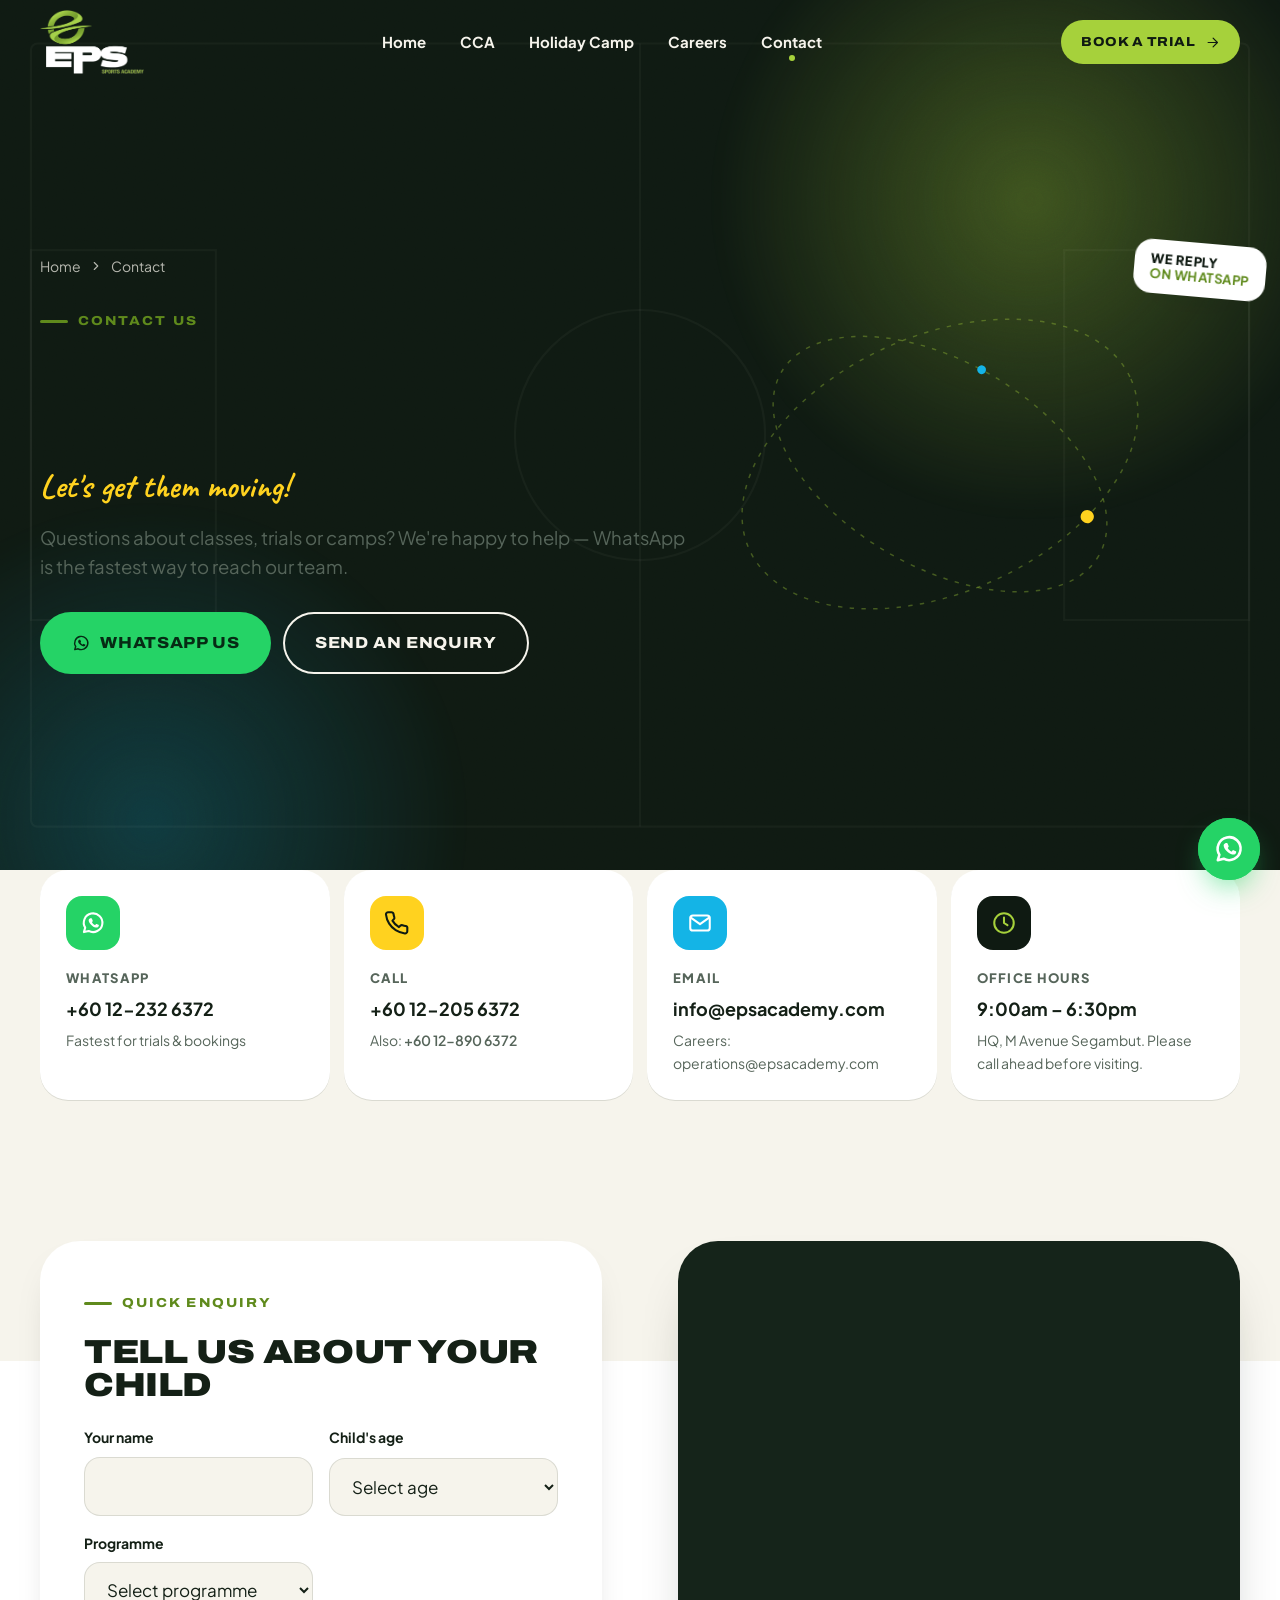
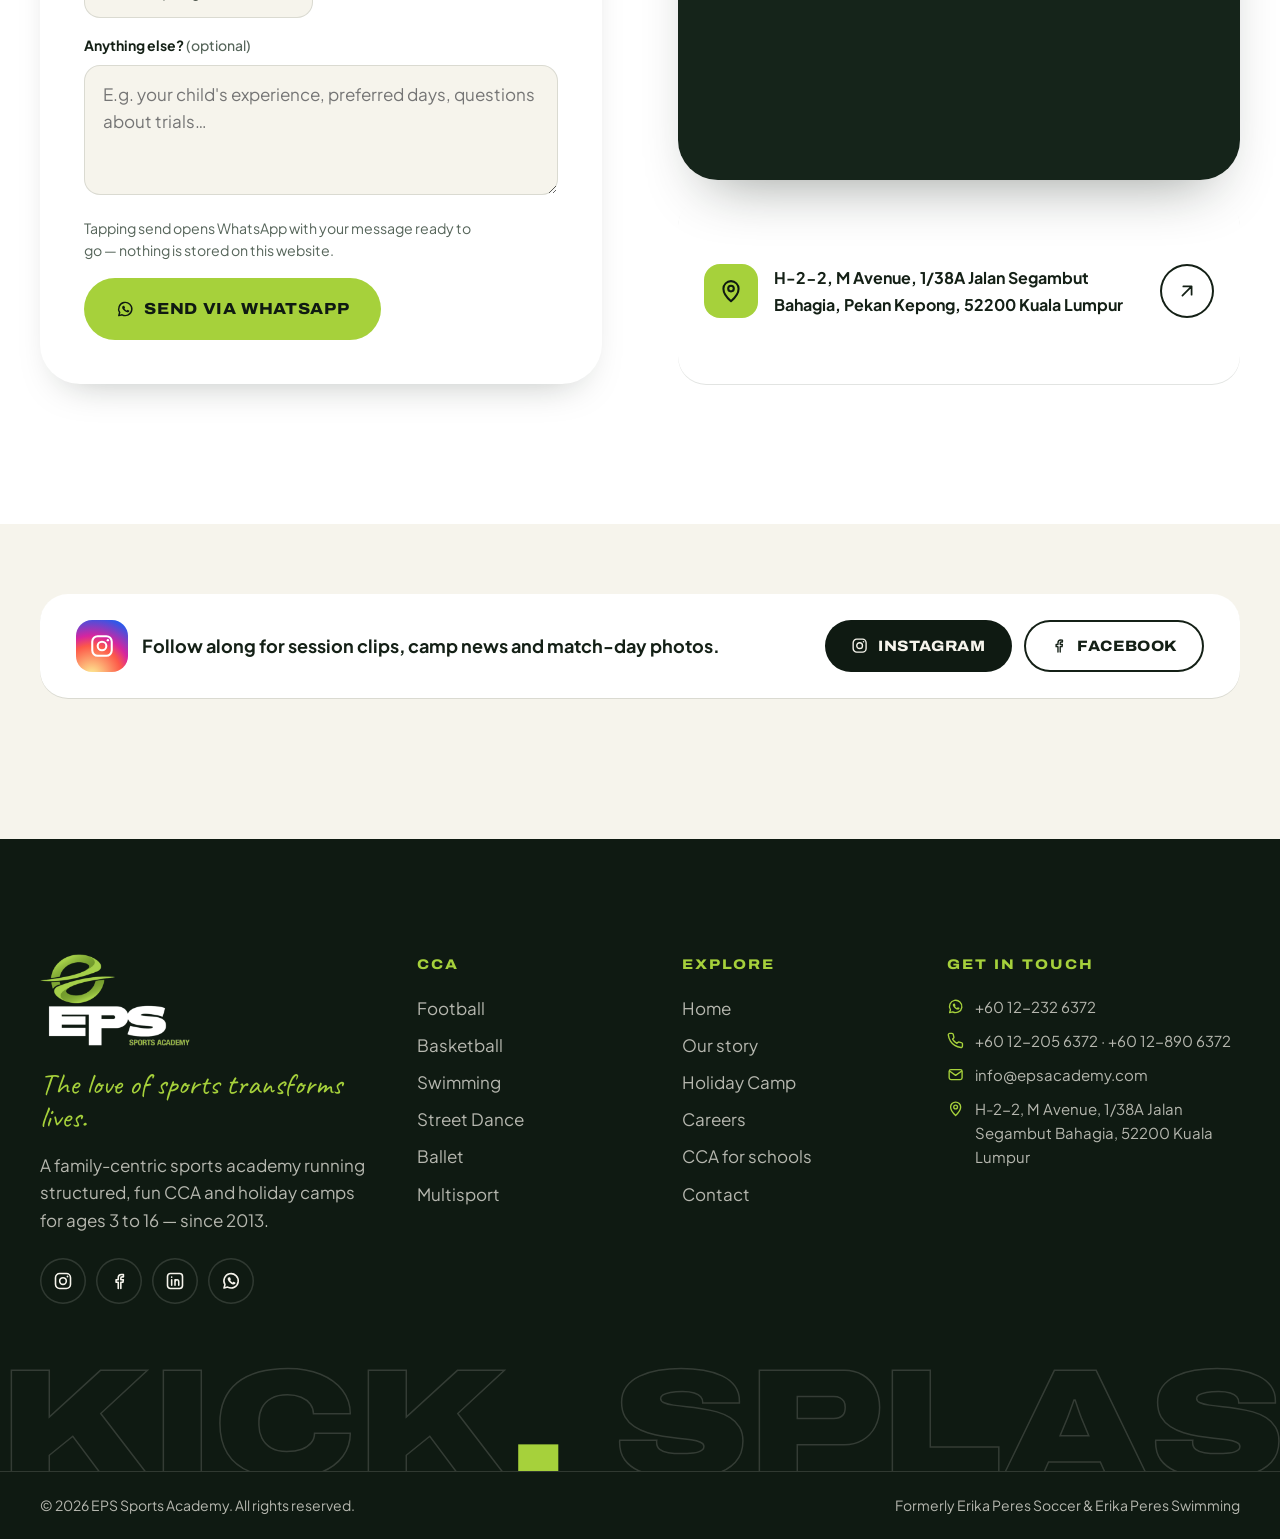
<file: contact.html>
<!doctype html>
<html lang="en">
<head>
<meta charset="utf-8">
<meta name="viewport" content="width=device-width, initial-scale=1">
<title>Contact | EPS Sports Academy, Kuala Lumpur</title>
<meta name="description" content="Get in touch with EPS Sports Academy. WhatsApp +60 12-232 6372, email info@epsacademy.com, or visit our office at M Avenue, Segambut, Kuala Lumpur.">
<link rel="canonical" href="https://epsacademy.com.my/contact">
<meta property="og:type" content="website">
<meta property="og:site_name" content="EPS Sports Academy">
<meta property="og:title" content="Contact | EPS Sports Academy, Kuala Lumpur">
<meta property="og:description" content="Get in touch with EPS Sports Academy. WhatsApp +60 12-232 6372, email info@epsacademy.com, or visit our office at M Avenue, Segambut, Kuala Lumpur.">
<meta property="og:url" content="https://epsacademy.com.my/contact">
<meta property="og:image" content="https://epsacademy.com.my/toddlers-play.jpg">
<meta name="twitter:card" content="summary_large_image">
<meta name="theme-color" content="#0f1a12">
<link rel="icon" type="image/png" href="favicon.png">
<link rel="apple-touch-icon" href="favicon.png">
<link rel="preconnect" href="https://fonts.googleapis.com">
<link rel="preconnect" href="https://fonts.gstatic.com" crossorigin>
<link rel="stylesheet" href="https://fonts.googleapis.com/css2?family=Archivo:wdth,wght@62..125,400..900&family=Caveat:wght@600;700&family=Plus+Jakarta+Sans:wght@400;500;600;700;800&display=swap">
<link rel="stylesheet" href="styles.css?v=3">
<script>
  document.documentElement.classList.add("js");
  try {
    if (sessionStorage.getItem("eps-seen") || matchMedia("(prefers-reduced-motion: reduce)").matches) document.documentElement.classList.add("no-preload");
    sessionStorage.setItem("eps-seen", "1");
  } catch (e) { document.documentElement.classList.add("no-preload"); }
</script>

</head>
<body class="page-contact">
<a class="skip-link" href="#main">Skip to content</a>
<div class="intro" role="dialog" aria-label="Welcome to EPS Sports Academy" data-intro>
  <div class="intro-confetti" aria-hidden="true">
    <span class="ci" style="width:18px;height:18px;background:#a6d13b;left:9%;top:16%;animation-delay:.05s,0s"></span>
    <span class="sq" style="width:14px;height:14px;background:#ffd21f;left:22%;top:72%;rotate:24deg;animation-delay:.15s,-1s"></span>
    <span class="ring" style="width:26px;height:26px;color:#14b4e6;left:80%;top:20%;animation-delay:.25s,-2s"></span>
    <span class="ci" style="width:12px;height:12px;background:#ff6a3d;left:88%;top:62%;animation-delay:.35s,-3s"></span>
    <span class="sq" style="width:16px;height:16px;background:#14b4e6;left:6%;top:52%;rotate:-18deg;animation-delay:.45s,-1.5s"></span>
    <span class="ring" style="width:20px;height:20px;color:#ff6a3d;left:30%;top:12%;animation-delay:.55s,-2.5s"></span>
    <span class="ci" style="width:10px;height:10px;background:#2453e0;left:66%;top:10%;animation-delay:.65s,-.5s"></span>
    <span class="sq" style="width:12px;height:12px;background:#a6d13b;left:72%;top:78%;rotate:40deg;animation-delay:.75s,-3.5s"></span>
    <span class="ring" style="width:16px;height:16px;color:#ffd21f;left:48%;top:84%;animation-delay:.85s,-4s"></span>
    <span class="ci" style="width:14px;height:14px;background:#ffd21f;left:93%;top:38%;animation-delay:.95s,-2.2s"></span>
  </div>

  <div class="intro-stage" aria-hidden="true">
    <div class="intro-word"><span class="il il-e">E</span><span class="il il-p">P</span><span class="il il-s">S</span></div>
    <p class="intro-sub">Sports Academy</p>
    <div class="intro-chips"><span><svg class="i"><use href="#i-ball"/></svg> Football</span><span><svg class="i"><use href="#i-swim"/></svg> Swimming</span><span><svg class="i"><use href="#i-sun"/></svg> Holiday Camps</span></div>
    <div class="intro-ball"><svg viewBox="0 0 24 24" fill="#fff" stroke="#0f1a12" stroke-width="1.2"><circle cx="12" cy="12" r="10.5"/><path fill="#0f1a12" d="m12 7.4 3.4 2.5-1.3 4h-4.2l-1.3-4Z"/><path fill="none" d="M12 1.5v5.9M15.4 9.9l5-1.7M14.1 13.9l3 4.2M9.9 13.9l-3 4.2M8.6 9.9l-5-1.7"/></svg></div>
  </div>

  <div class="intro-water" aria-hidden="true">
    <svg class="w-back" viewBox="0 0 2400 44" preserveAspectRatio="none"><path fill="#7fdcf6" d="M0 22 Q150 0 300 22 T600 22 T900 22 T1200 22 T1500 22 T1800 22 T2100 22 T2400 22 V44 H0Z"/></svg>
    <svg class="w-front" viewBox="0 0 2400 34" preserveAspectRatio="none"><path fill="#34c6f0" d="M0 17 Q150 34 300 17 T600 17 T900 17 T1200 17 T1500 17 T1800 17 T2100 17 T2400 17 V34 H0Z"/></svg>
    <div class="intro-bubbles">
      <span style="left:10%;width:10px;height:10px;animation-delay:0s"></span>
      <span style="left:27%;width:7px;height:7px;animation-delay:.9s"></span>
      <span style="left:46%;width:12px;height:12px;animation-delay:.4s"></span>
      <span style="left:63%;width:8px;height:8px;animation-delay:1.4s"></span>
      <span style="left:81%;width:11px;height:11px;animation-delay:.7s"></span>
    </div>
  </div>
  <p class="intro-lets" aria-hidden="true">Let's play!<small>See you on the pitch &amp; in the pool</small></p>

  <div class="intro-hud">
    <div aria-hidden="true"><div class="intro-pct"><span data-intro-pct>0</span><small>%</small></div><span class="intro-msg" data-intro-msg>Pumping up the footballs…</span></div>
    <button class="intro-skip" type="button" data-intro-skip>Skip intro</button>
  </div>
  <div class="intro-edge" aria-hidden="true"><svg viewBox="0 0 2400 80" preserveAspectRatio="none"><path fill="#0a7fb4" d="M0 0 H2400 V40 Q2250 80 2100 40 T1800 40 T1500 40 T1200 40 T900 40 T600 40 T300 40 T0 40Z"/></svg></div>
</div>
<div class="scroll-progress" aria-hidden="true"></div>
<svg xmlns="http://www.w3.org/2000/svg" style="position:absolute;width:0;height:0;overflow:hidden" aria-hidden="true">
  <symbol id="i-arrow" viewBox="0 0 24 24"><path d="M5 12h14M13 5l7 7-7 7"/></symbol>
  <symbol id="i-arrow-ur" viewBox="0 0 24 24"><path d="M7 17 17 7M8 7h9v9"/></symbol>
  <symbol id="i-play" viewBox="0 0 24 24"><path fill="currentColor" stroke="none" d="M7 4.9v14.2a1.1 1.1 0 0 0 1.7.94l11.2-7.1a1.1 1.1 0 0 0 0-1.88L8.7 3.96A1.1 1.1 0 0 0 7 4.9Z"/></symbol>
  <symbol id="i-phone" viewBox="0 0 24 24"><path d="M21.5 16.6v3a2 2 0 0 1-2.2 2 19.6 19.6 0 0 1-8.5-3 19.3 19.3 0 0 1-6-6A19.6 19.6 0 0 1 1.8 4.1 2 2 0 0 1 3.8 2h3a2 2 0 0 1 2 1.7c.13.95.36 1.88.7 2.77a2 2 0 0 1-.45 2.1L7.8 9.8a16 16 0 0 0 6 6l1.25-1.25a2 2 0 0 1 2.1-.45c.89.34 1.82.57 2.77.7a2 2 0 0 1 1.7 2Z"/></symbol>
  <symbol id="i-mail" viewBox="0 0 24 24"><rect x="3" y="5" width="18" height="14" rx="2.5"/><path d="m3.5 7 8.5 6 8.5-6"/></symbol>
  <symbol id="i-pin" viewBox="0 0 24 24"><path d="M12 21.5s-7-6.1-7-11.6a7 7 0 0 1 14 0c0 5.5-7 11.6-7 11.6Z"/><circle cx="12" cy="9.8" r="2.6"/></symbol>
  <symbol id="i-clock" viewBox="0 0 24 24"><circle cx="12" cy="12" r="9"/><path d="M12 7v5l3.2 2"/></symbol>
  <symbol id="i-calendar" viewBox="0 0 24 24"><rect x="3" y="4.5" width="18" height="16.5" rx="2.5"/><path d="M3 9.5h18M8 2.5v4M16 2.5v4"/></symbol>
  <symbol id="i-check" viewBox="0 0 24 24"><path d="m5 12.5 4.5 4.5L19 7.5"/></symbol>
  <symbol id="i-chevron" viewBox="0 0 24 24"><path d="m6 9 6 6 6-6"/></symbol>
  <symbol id="i-close" viewBox="0 0 24 24"><path d="M6 6l12 12M18 6 6 18"/></symbol>
  <symbol id="i-instagram" viewBox="0 0 24 24"><rect x="3" y="3" width="18" height="18" rx="5"/><circle cx="12" cy="12" r="4"/><circle cx="17.4" cy="6.6" r="1.1" fill="currentColor" stroke="none"/></symbol>
  <symbol id="i-facebook" viewBox="0 0 24 24"><path d="M14.2 21v-7.6h2.6l.4-3h-3V8.5c0-.9.3-1.5 1.5-1.5h1.6V4.3c-.3 0-1.2-.1-2.3-.1-2.3 0-3.9 1.4-3.9 4v2.2H8.5v3h2.6V21"/></symbol>
  <symbol id="i-linkedin" viewBox="0 0 24 24"><rect x="3" y="3" width="18" height="18" rx="3.5"/><path d="M8 10.5V17M8 7.3v.05M12 17v-6.5M12 13.4c0-1.7 1-2.9 2.4-2.9s2.1 1 2.1 2.7V17"/></symbol>
  <symbol id="i-whatsapp" viewBox="0 0 24 24"><path d="M3.6 20.4l1.2-4.1A8.6 8.6 0 1 1 8 19.3Z" fill="none"/><path fill="currentColor" stroke="none" d="M9.1 7.9c.2-.4.4-.4.7-.4h.5c.2 0 .4 0 .6.4l.8 1.8c.1.2.1.4 0 .6l-.5.7c-.1.1-.2.3 0 .5.5.9 1.4 1.8 2.4 2.3.2.1.4.1.5 0l.7-.8c.2-.2.3-.2.5-.1l1.8.8c.2.1.3.2.3.4 0 .5-.1 1.2-.7 1.6-.5.4-1.3.6-2.3.4-1.3-.3-2.9-1.1-4.2-2.6C8.6 11.9 8 10.4 8 9.4c0-.7.4-1.2 1.1-1.5Z"/></symbol>
  <symbol id="i-ball" viewBox="0 0 24 24"><circle cx="12" cy="12" r="9.2"/><path fill="currentColor" stroke-width="1.2" d="m12 7.6 3.3 2.4-1.3 3.9H10L8.7 10Z"/><path d="M12 2.8v4.8M15.3 10l4.4-1.6M14 13.9l2.8 3.9M10 13.9l-2.8 3.9M8.7 10 4.3 8.4"/></symbol>
  <symbol id="i-swim" viewBox="0 0 24 24"><circle cx="17" cy="6" r="2.1"/><path d="M2.5 18.5c1.6 0 1.6-1.2 3.2-1.2s1.6 1.2 3.2 1.2 1.6-1.2 3.2-1.2 1.6 1.2 3.2 1.2 1.6-1.2 3.2-1.2 1.6 1.2 3.2 1.2"/><path d="m5 13.2 5-3.7 3.2 2.8 3.3-1.6"/></symbol>
  <symbol id="i-sun" viewBox="0 0 24 24"><circle cx="12" cy="12" r="4.2"/><path d="M12 2v2.2M12 19.8V22M4.9 4.9l1.6 1.6M17.5 17.5l1.6 1.6M2 12h2.2M19.8 12H22M4.9 19.1l1.6-1.6M17.5 6.5l1.6-1.6"/></symbol>
  <symbol id="i-trophy" viewBox="0 0 24 24"><path d="M8 21h8M12 16.5V21M7 3.5h10V9a5 5 0 0 1-10 0Z"/><path d="M17 5h3v1.8a3.3 3.3 0 0 1-3.3 3.3M7 5H4v1.8a3.3 3.3 0 0 0 3.3 3.3"/></symbol>
  <symbol id="i-medal" viewBox="0 0 24 24"><circle cx="12" cy="15" r="6.2"/><path d="M8.6 9.6 5.6 2.8h4.2l2.4 5M15.4 9.6l3-6.8h-4.2L12 7.6"/><path fill="currentColor" stroke="none" d="m12 11.9 1 2 2.2.3-1.6 1.5.4 2.2-2-1-2 1 .4-2.2-1.6-1.5 2.2-.3Z"/></symbol>
  <symbol id="i-users" viewBox="0 0 24 24"><circle cx="9" cy="8" r="3.6"/><path d="M2.5 20.5a6.5 6.5 0 0 1 13 0"/><path d="M16 4.5a3.6 3.6 0 0 1 0 7M18 14.2a6.5 6.5 0 0 1 3.5 6.3"/></symbol>
  <symbol id="i-grad" viewBox="0 0 24 24"><path d="M2 9.5 12 5l10 4.5L12 14Z"/><path d="M6 11.6V16c0 1.6 2.7 3 6 3s6-1.4 6-3v-4.4M22 9.5v5.5"/></symbol>
  <symbol id="i-steps" viewBox="0 0 24 24"><path d="M3 20h5v-5h5v-5h5V5h3"/></symbol>
  <symbol id="i-heart" viewBox="0 0 24 24"><path d="M12 20.3s-7.6-4.6-9.3-9.3A5 5 0 0 1 12 6.7 5 5 0 0 1 21.3 11c-1.7 4.7-9.3 9.3-9.3 9.3Z"/></symbol>
  <symbol id="i-shield" viewBox="0 0 24 24"><path d="M12 2.8 4.8 5.9v5.6c0 4.4 3 8 7.2 9.7 4.2-1.7 7.2-5.3 7.2-9.7V5.9Z"/><path d="m8.8 12 2.2 2.2 4.2-4.3"/></symbol>
  <symbol id="i-globe" viewBox="0 0 24 24"><circle cx="12" cy="12" r="9.2"/><path d="M2.8 12h18.4M12 2.8a14 14 0 0 1 0 18.4M12 2.8a14 14 0 0 0 0 18.4"/></symbol>
  <symbol id="i-school" viewBox="0 0 24 24"><path d="M2.5 21h19M5 21V10.5L12 5l7 5.5V21"/><path d="M9.8 21v-5h4.4v5M12 10.2v.05"/></symbol>
  <symbol id="i-sparkle" viewBox="0 0 24 24"><path d="M12 2.8c.6 4.4 2.8 6.6 7.2 7.2-4.4.6-6.6 2.8-7.2 7.2-.6-4.4-2.8-6.6-7.2-7.2 4.4-.6 6.6-2.8 7.2-7.2Z"/><path d="M19 16.5c.2 1.5 1 2.3 2.5 2.5-1.5.2-2.3 1-2.5 2.5-.2-1.5-1-2.3-2.5-2.5 1.5-.2 2.3-1 2.5-2.5Z"/></symbol>
  <symbol id="i-basketball" viewBox="0 0 24 24"><circle cx="12" cy="12" r="9.2"/><path d="M2.8 12h18.4M12 2.8v18.4M5.6 5.4c2.8 2.8 2.8 10.4 0 13.2M18.4 5.4c-2.8 2.8-2.8 10.4 0 13.2"/></symbol>
  <symbol id="i-music" viewBox="0 0 24 24"><path d="M9 18V5.2l11-2.2v13"/><circle cx="6.5" cy="18" r="2.6"/><circle cx="17.5" cy="16" r="2.6"/></symbol>
  <symbol id="i-briefcase" viewBox="0 0 24 24"><rect x="3" y="7" width="18" height="13" rx="2.5"/><path d="M9 7V5.2A2.2 2.2 0 0 1 11.2 3h1.6A2.2 2.2 0 0 1 15 5.2V7M3 12.5h18"/></symbol>
  <symbol id="i-palette" viewBox="0 0 24 24"><path d="M12 3a9 9 0 0 0 0 18c1.2 0 1.8-.8 1.8-1.7 0-1.3-1.1-1.6-1.1-2.7 0-.9.7-1.6 1.7-1.6H17a4 4 0 0 0 4-4C21 6.6 17 3 12 3Z"/><circle cx="7.5" cy="11" r="1.2" fill="currentColor"/><circle cx="10" cy="7" r="1.2" fill="currentColor"/><circle cx="14.5" cy="7" r="1.2" fill="currentColor"/></symbol>
  <symbol id="i-apple" viewBox="0 0 24 24"><path d="M12 7.5c-1.6-1.4-5.5-1.6-6.8 2-1 2.8.2 6.6 2.1 8.9 1.2 1.4 2.4 1.9 3.6 1.2.7-.4 1.5-.4 2.2 0 1.2.7 2.4.2 3.6-1.2 1.9-2.3 3.1-6.1 2.1-8.9-1.3-3.6-5.2-3.4-6.8-2Z"/><path d="M12 7.5c0-2 .8-3.6 2.6-4.5"/></symbol>
  <symbol id="i-flask" viewBox="0 0 24 24"><path d="M9.5 3h5M10.2 3v6.2L4.8 18.6A1.6 1.6 0 0 0 6.2 21h11.6a1.6 1.6 0 0 0 1.4-2.4l-5.4-9.4V3"/><path d="M7.4 14.5h9.2"/></symbol>
  <symbol id="i-star" viewBox="0 0 24 24"><path fill="currentColor" stroke="none" d="m12 2.8 2.8 5.8 6.3.8-4.6 4.4 1.2 6.3L12 17.1l-5.7 3 1.2-6.3-4.6-4.4 6.3-.8Z"/></symbol>
  <symbol id="i-info" viewBox="0 0 24 24"><circle cx="12" cy="12" r="9.2"/><path d="M12 11v5.5M12 7.6v.05"/></symbol>
  <symbol id="i-whistle" viewBox="0 0 24 24"><path d="M3 12.5a5.5 5.5 0 1 0 11 0V10h7.5V7H9.5"/><circle cx="8.5" cy="12.5" r="1.6"/><path d="M9.5 7V4.5"/></symbol>
  <symbol id="i-ballet" viewBox="0 0 24 24"><circle cx="12" cy="4.2" r="2"/><path d="M12 6.4v5.4M5.5 7.8c2 1.6 4.2 2.4 6.5 2.4s4.5-.8 6.5-2.4"/><path d="M7.5 15.6h9L12 11.8Z"/><path d="M10.6 15.6 9.2 21.2M13.4 15.6l1.4 5.6"/></symbol>
  <symbol id="i-multi" viewBox="0 0 24 24"><circle cx="7" cy="7" r="3.6"/><path d="M17 3.4l3.6 3.6-3.6 3.6-3.6-3.6Z"/><path d="M3.4 20.6h7.2l-3.6-6.2Z"/><rect x="13.4" y="13.4" width="7.2" height="7.2" rx="1.6"/></symbol>
</svg>
<header class="site-header">
  <div class="container header-inner">
    <a class="brand" href="index.html" aria-label="EPS Sports Academy — home">
      <img class="brand-logo--light" src="logo-white.png" alt="EPS Sports Academy" width="480" height="294">
      <img class="brand-logo--dark" src="logo.png" alt="" aria-hidden="true" width="480" height="294">
    </a>
    <nav class="main-nav" aria-label="Main">
      <ul>
        <li><a class="nav-link" href="index.html">Home</a></li>
        <li><a class="nav-link" href="cca.html">CCA</a></li>
        <li><a class="nav-link" href="holiday-camp.html">Holiday Camp</a></li>
        <li><a class="nav-link" href="careers.html">Careers</a></li>
        <li><a class="nav-link is-active" aria-current="page" href="contact.html">Contact</a></li>
      </ul>
    </nav>
    <div class="header-cta">
      <a class="btn btn-lime btn-sm magnetic" href="cca.html#join">Book a trial <svg class="i"><use href="#i-arrow"/></svg></a>
      <button class="burger" aria-label="Open menu" aria-expanded="false" aria-controls="mobile-menu"><span></span><span></span></button>
    </div>
  </div>
</header>

<div class="mobile-menu" id="mobile-menu" aria-hidden="true">
  <nav class="mm-links" aria-label="Mobile">
    <a href="index.html"><small>01</small>Home</a>
    <a href="cca.html"><small>02</small>CCA</a>
    <a href="holiday-camp.html"><small>03</small>Holiday Camp</a>
    <a href="careers.html"><small>04</small>Careers</a>
    <a href="contact.html"><small>05</small>Contact</a>
  </nav>
  <div class="mm-foot">
    <a class="btn btn-lime btn-lg" href="cca.html#join">Book a trial class <svg class="i"><use href="#i-arrow"/></svg></a>
    <a class="btn btn-wa btn-lg" href="https://wa.me/60122326372" target="_blank" rel="noopener"><svg class="i"><use href="#i-whatsapp"/></svg> WhatsApp us</a>
  </div>
</div>
<main id="main">
  <section class="page-hero">
    <div class="page-hero-bg" aria-hidden="true">
  <div class="hero-glow"></div>
  <div class="hero-glow hero-glow--pool"></div>
  <svg class="pitch-lines" viewBox="0 0 1200 800" preserveAspectRatio="xMidYMid slice"><rect x="40" y="40" width="1120" height="720" rx="6"/><line x1="600" y1="40" x2="600" y2="760"/><circle cx="600" cy="400" r="115"/><rect x="40" y="230" width="170" height="340"/><rect x="990" y="230" width="170" height="340"/></svg>
  <div class="grain"></div>
</div>
    <div class="container page-hero-grid">
      <div>
        <nav class="crumbs" aria-label="Breadcrumb"><a href="index.html">Home</a><svg class="i" style="transform:rotate(-90deg)"><use href="#i-chevron"/></svg><span>Contact</span></nav>
        <p class="eyebrow">Contact us</p>
        <h1><span class="line"><span class="word">Contact</span></span></h1><p class="page-sub">Let's get them moving!</p>
        <p class="lede">Questions about classes, trials or camps? We're happy to help — WhatsApp is the fastest way to reach our team.</p>
        <div class="btn-row">
          <a class="btn btn-wa btn-lg magnetic" href="https://wa.me/60122326372?text=Hi%20EPS%20Sports%20Academy!" target="_blank" rel="noopener"><svg class="i"><use href="#i-whatsapp"/></svg> WhatsApp us</a>
          <a class="btn btn-ghost btn-lg" href="#enquire">Send an enquiry</a>
        </div>
      </div>
      <div class="page-hero-media" data-parallax-root>
        <svg class="orbit" viewBox="0 0 600 600" aria-hidden="true">
  <g class="orbit-a"><g transform="rotate(-24 300 300)"><ellipse cx="300" cy="300" rx="285" ry="175"/><circle r="9" fill="#ffd21f"><animateMotion dur="11s" repeatCount="indefinite" path="M15,300 a285,175 0 1,0 570,0 a285,175 0 1,0 -570,0"/></circle></g></g>
  <g class="orbit-b"><g transform="rotate(30 300 300)"><ellipse cx="300" cy="300" rx="250" ry="140"/><circle r="6" fill="#14b4e6"><animateMotion dur="15s" repeatCount="indefinite" path="M550,300 a250,140 0 1,0 -500,0 a250,140 0 1,0 500,0"/></circle></g></g>
</svg>
        <figure class="hcard" data-depth=".8"><div class="hcard-inner"><img src="toddlers-play.jpg" alt="Toddler and parent playing football together at EPS" width="960" height="1280" fetchpriority="high"><figcaption>See you there!</figcaption></div></figure>
        <div class="sticker sticker--brazil" data-depth="1.3"><span>We reply<br><b>on WhatsApp</b></span></div>
      </div>
    </div>
  </section>

  <section class="section theme-cream" style="padding-top:0">
    <div class="container">
      <div class="contact-cards">
        <a class="c-card wa" href="https://wa.me/60122326372" target="_blank" rel="noopener" data-reveal><span class="ic"><svg class="i"><use href="#i-whatsapp"/></svg></span><span>WhatsApp</span><strong>+60 12-232 6372</strong><small>Fastest for trials &amp; bookings</small></a>
        <a class="c-card" href="tel:+60122056372" data-reveal style="--d:.06s"><span class="ic" style="background:var(--sun)"><svg class="i"><use href="#i-phone"/></svg></span><span>Call</span><strong>+60 12-205 6372</strong><small>Also: <span style="font-size:inherit;font-weight:600;letter-spacing:0;text-transform:none;color:inherit">+60 12-890 6372</span></small></a>
        <a class="c-card" href="mailto:info@epsacademy.com" data-reveal style="--d:.12s"><span class="ic" style="background:var(--pool);color:#fff"><svg class="i"><use href="#i-mail"/></svg></span><span>Email</span><strong>info@epsacademy.com</strong><small>Careers: operations@epsacademy.com</small></a>
        <div class="c-card" data-reveal style="--d:.18s"><span class="ic" style="background:var(--ink);color:var(--lime)"><svg class="i"><use href="#i-clock"/></svg></span><span>Office hours</span><strong>9:00am – 6:30pm</strong><small>HQ, M Avenue Segambut. Please call ahead before visiting.</small></div>
      </div>
    </div>
  </section>

  <section class="section theme-white" id="enquire" style="padding-top:0;background:linear-gradient(var(--cream) 0 120px, var(--paper) 120px)">
    <div class="container split split--top">
      <form class="form-card" id="enquiry-form" data-reveal novalidate>
        <p class="eyebrow">Quick enquiry</p>
        <h2 class="h3" style="margin-bottom:24px">Tell us about your child</h2>
        <div class="form-grid">
          <div class="field"><label for="f-parent">Your name</label><input id="f-parent" name="parent" type="text" autocomplete="name" required></div>
          <div class="field"><label for="f-age">Child's age</label>
            <select id="f-age" name="age" required>
              <option value="">Select age</option>
              <option>3</option><option>4</option><option>5</option><option>6</option><option>7</option><option>8</option><option>9</option><option>10</option><option>11</option><option>12</option><option>13</option><option>14</option><option>15</option><option>16</option><option>Other</option>
            </select>
          </div>
          <div class="field"><label for="f-prog">Programme</label>
            <select id="f-prog" name="programme" required>
              <option value="">Select programme</option>
              <option>Football</option><option>Basketball</option><option>Swimming</option><option>Street Dance</option><option>Ballet</option><option>Multisport (ages 3–6)</option><option>Holiday Camp</option><option>CCA at my school</option><option>Not sure yet</option>
            </select>
          </div>
<div class="field field--full"><label for="f-msg">Anything else? <span style="font-weight:500;color:var(--muted)">(optional)</span></label><textarea id="f-msg" name="message" placeholder="E.g. your child's experience, preferred days, questions about trials…"></textarea></div>
        </div>
        <div class="form-foot">
          <small>Tapping send opens WhatsApp with your message ready to go — nothing is stored on this website.</small>
          <button class="btn btn-lime btn-lg burst" type="submit"><svg class="i"><use href="#i-whatsapp"/></svg> Send via WhatsApp</button>
        </div>
      </form>
      <div style="display:grid;gap:18px;height:100%">
        <div class="map-embed" data-reveal="scale">
          <iframe title="Map: EPS Sports Academy HQ, M Avenue, Segambut" loading="lazy" referrerpolicy="no-referrer-when-downgrade" src="https://maps.google.com/maps?q=EPS%20Sports%20Academy%2C%20M%20Avenue%2C%20Jalan%20Segambut%20Bahagia%2C%2052200%20Kuala%20Lumpur&amp;z=16&amp;output=embed"></iframe>
        </div>
        <div class="c-card" data-reveal style="flex-direction:row;align-items:center;gap:16px">
          <span class="ic" style="margin:0;flex:none"><svg class="i"><use href="#i-pin"/></svg></span>
          <div style="flex:1"><strong style="font-size:16px">H-2-2, M Avenue, 1/38A Jalan Segambut Bahagia, Pekan Kepong, 52200 Kuala Lumpur</strong></div>
          <a class="round-btn" href="https://www.google.com/maps/dir/?api=1&amp;destination=EPS%20Sports%20Academy%2C%20M%20Avenue%2C%20Jalan%20Segambut%20Bahagia%2C%20Kuala%20Lumpur" target="_blank" rel="noopener" aria-label="Get directions to EPS HQ"><svg class="i"><use href="#i-arrow-ur"/></svg></a>
        </div>
      </div>
    </div>
  </section>

  <section class="section theme-cream" style="padding-top:0">
    <div class="container">
      <div class="insta-strip" data-reveal>
        <p><span class="ig-badge"><svg class="i"><use href="#i-instagram"/></svg></span><span>Follow along for session clips, camp news and match-day photos.</span></p>
        <div class="btn-row">
          <a class="btn btn-dark" href="https://www.instagram.com/epssportsacademy/" target="_blank" rel="noopener"><svg class="i"><use href="#i-instagram"/></svg> Instagram</a>
          <a class="btn btn-ghost" href="https://www.facebook.com/epssportsacademy" target="_blank" rel="noopener"><svg class="i"><use href="#i-facebook"/></svg> Facebook</a>
        </div>
      </div>
    </div>
  </section>
</main>

<footer class="site-footer">
  <div class="container">
    <div class="footer-grid">
      <div class="footer-brand">
        <img src="logo-white.png" alt="EPS Sports Academy" width="480" height="294" loading="lazy">
        <p class="motto">The love of sports transforms lives.</p>
        <p>A family-centric sports academy running structured, fun CCA and holiday camps for ages 3 to 16 — since 2013.</p>
        <div class="socials">
          <a href="https://www.instagram.com/epssportsacademy/" target="_blank" rel="noopener" aria-label="EPS Sports Academy on Instagram"><svg class="i"><use href="#i-instagram"/></svg></a>
          <a href="https://www.facebook.com/epssportsacademy" target="_blank" rel="noopener" aria-label="EPS Sports Academy on Facebook"><svg class="i"><use href="#i-facebook"/></svg></a>
          <a href="https://www.linkedin.com/company/eps-sports-acdemy" target="_blank" rel="noopener" aria-label="EPS Sports Academy on LinkedIn"><svg class="i"><use href="#i-linkedin"/></svg></a>
          <a href="https://wa.me/60122326372" target="_blank" rel="noopener" aria-label="WhatsApp EPS Sports Academy"><svg class="i"><use href="#i-whatsapp"/></svg></a>
        </div>
      </div>
      <div class="footer-col">
        <h4>CCA</h4>
        <ul>
          <li><a href="cca.html#football">Football</a></li>
          <li><a href="cca.html#basketball">Basketball</a></li>
          <li><a href="cca.html#swimming">Swimming</a></li>
          <li><a href="cca.html#street-dance">Street Dance</a></li>
          <li><a href="cca.html#ballet">Ballet</a></li>
          <li><a href="cca.html#multisport">Multisport</a></li>
        </ul>
      </div>
      <div class="footer-col">
        <h4>Explore</h4>
        <ul>
          <li><a href="index.html">Home</a></li>
          <li><a href="index.html#story">Our story</a></li>
          <li><a href="holiday-camp.html">Holiday Camp</a></li>
          <li><a href="careers.html">Careers</a></li>
          <li><a href="cca.html#schools">CCA for schools</a></li>
          <li><a href="contact.html">Contact</a></li>
        </ul>
      </div>
      <div class="footer-col">
        <h4>Get in touch</h4>
        <ul class="footer-contact">
          <li><svg class="i"><use href="#i-whatsapp"/></svg><a href="https://wa.me/60122326372" target="_blank" rel="noopener">+60 12-232 6372</a></li>
          <li><svg class="i"><use href="#i-phone"/></svg><span><a href="tel:+60122056372">+60 12-205 6372</a> · <a href="tel:+60128906372">+60 12-890 6372</a></span></li>
          <li><svg class="i"><use href="#i-mail"/></svg><a href="mailto:info@epsacademy.com">info@epsacademy.com</a></li>
          <li><svg class="i"><use href="#i-pin"/></svg><span>H-2-2, M Avenue, 1/38A Jalan Segambut Bahagia, 52200 Kuala Lumpur</span></li>
        </ul>
      </div>
    </div>
  </div>
  <div class="footer-word" aria-hidden="true"><div class="fw-track" data-loop><span>Kick<i>.</i> Splash<i>.</i> Grow<i>.</i></span><span>Love of sport<i>.</i></span></div></div>
  <div class="footer-bottom container">
    <span>© <span data-year>2026</span> EPS Sports Academy. All rights reserved.</span>
    <span>Formerly Erika Peres Soccer &amp; Erika Peres Swimming</span>
  </div>
</footer>

<a class="wa-float" href="https://wa.me/60122326372?text=Hi%20EPS%20Sports%20Academy!%20I%27d%20like%20to%20know%20more%20about%20your%20programmes." target="_blank" rel="noopener" aria-label="Chat with EPS on WhatsApp">
  <svg class="i"><use href="#i-whatsapp"/></svg><span class="wa-tip">Chat with us</span>
</a>

<div class="video-modal" role="dialog" aria-modal="true" aria-label="Video player" aria-hidden="true">
  <div class="vm-dialog">
    <button class="vm-close" aria-label="Close video"><svg class="i"><use href="#i-close"/></svg></button>
    <div class="vm-frame"></div>
    <p class="vm-title"></p>
  </div>
</div>

<div class="cursor" aria-hidden="true"></div>
<div class="cursor-dot" aria-hidden="true"></div>
<script src="main.js?v=3" defer></script>
</body>
</html>
</file>
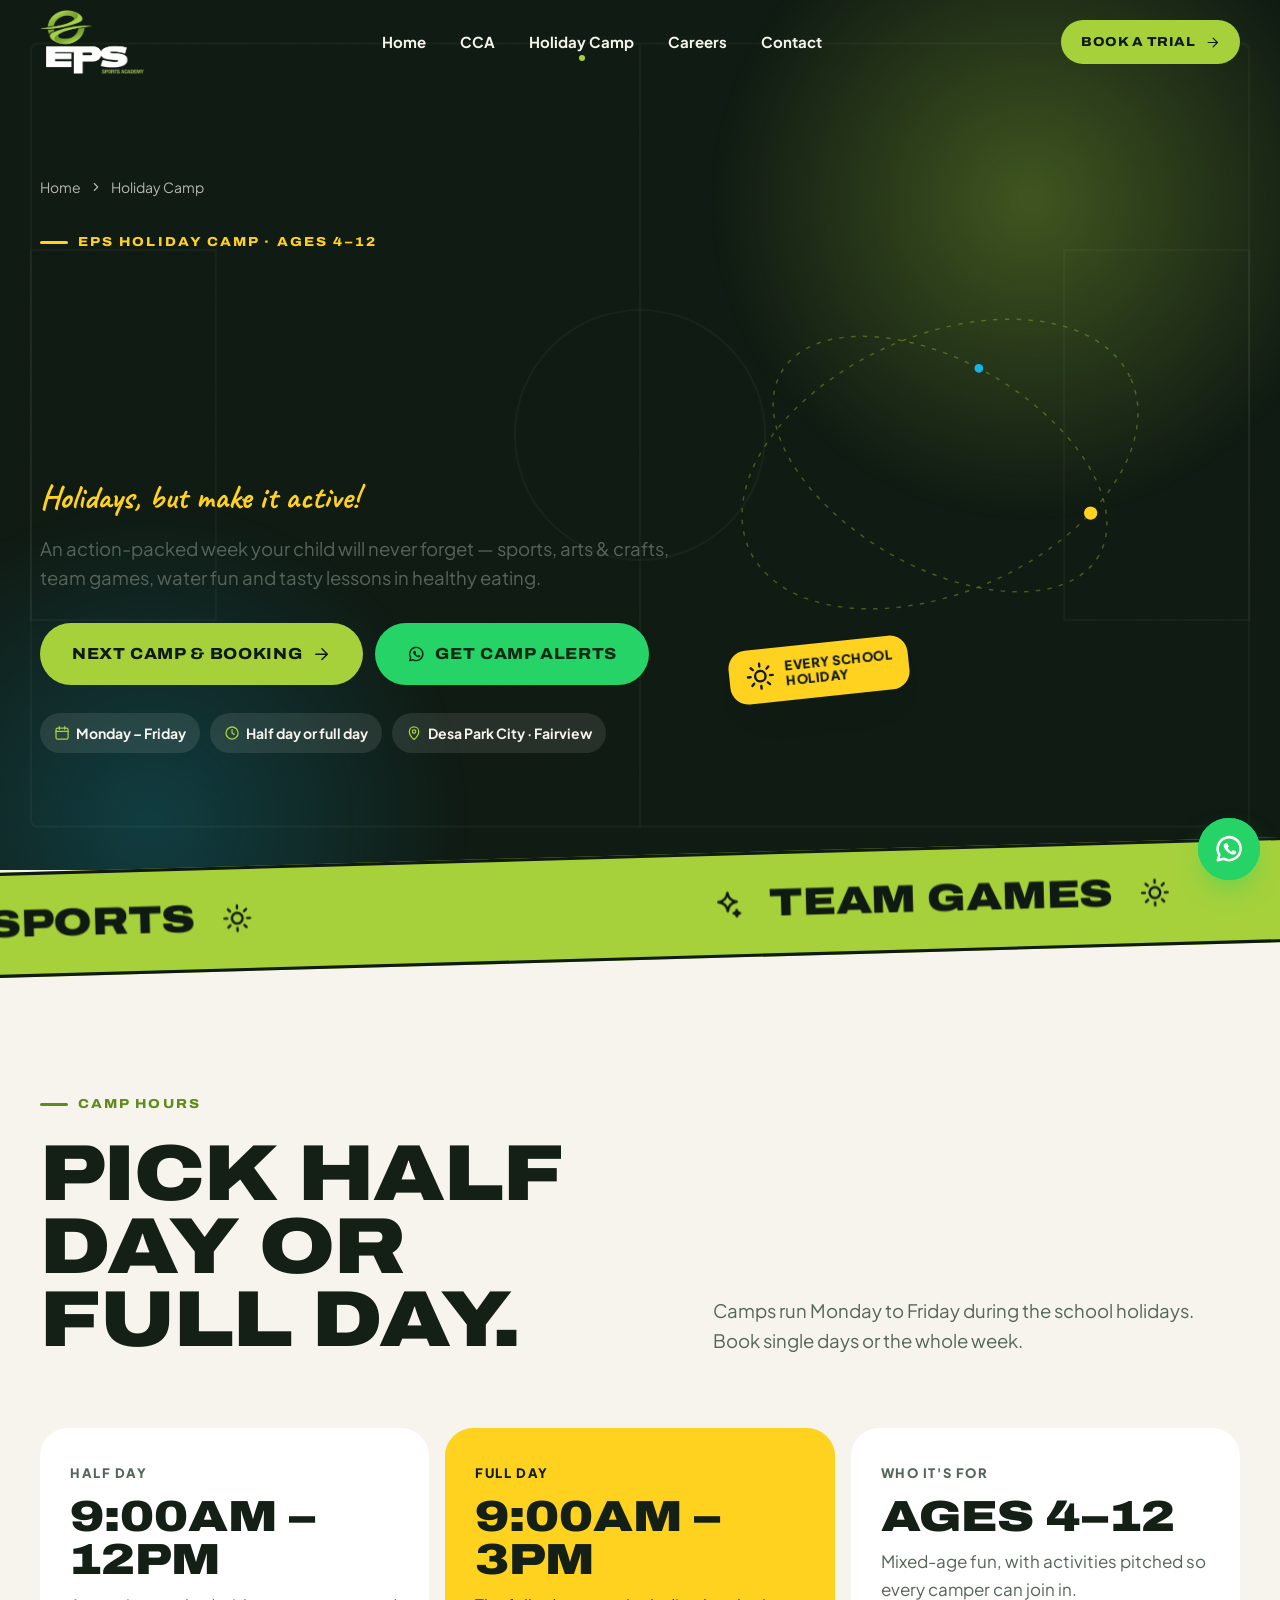
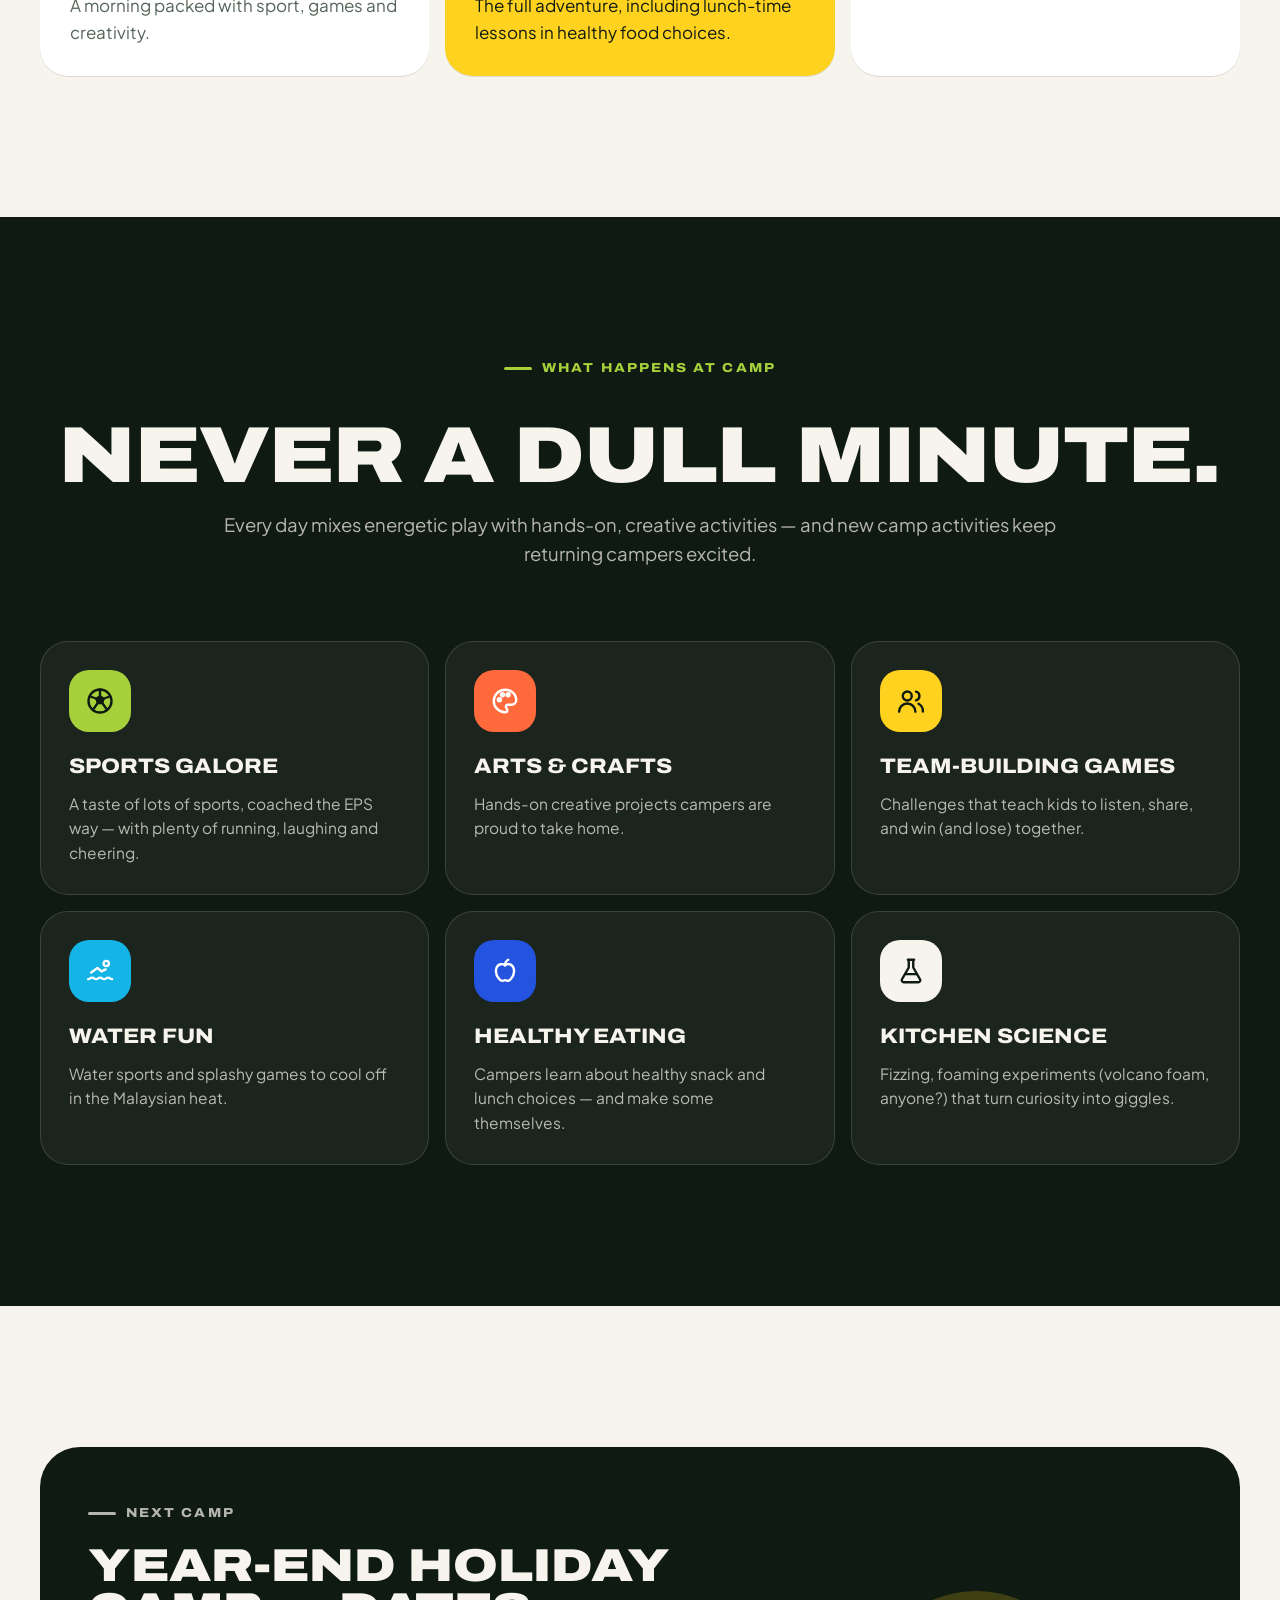
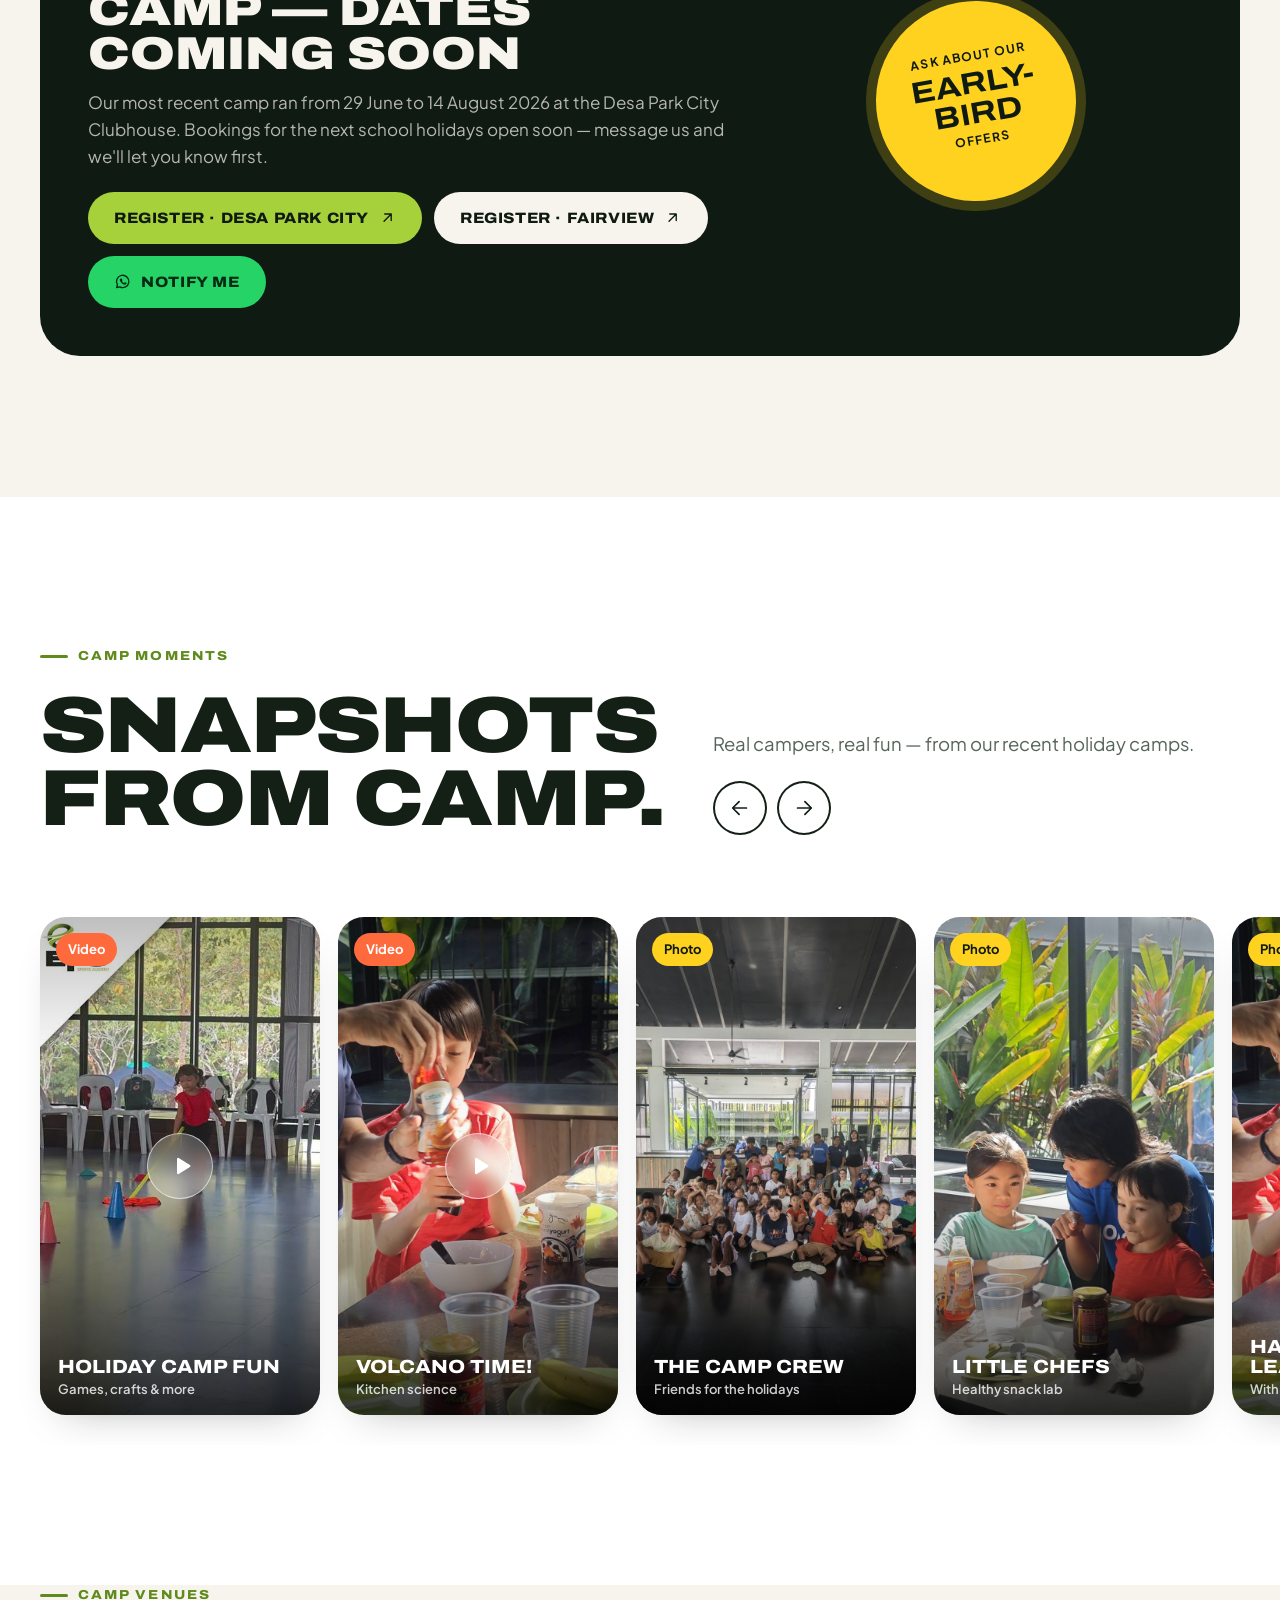
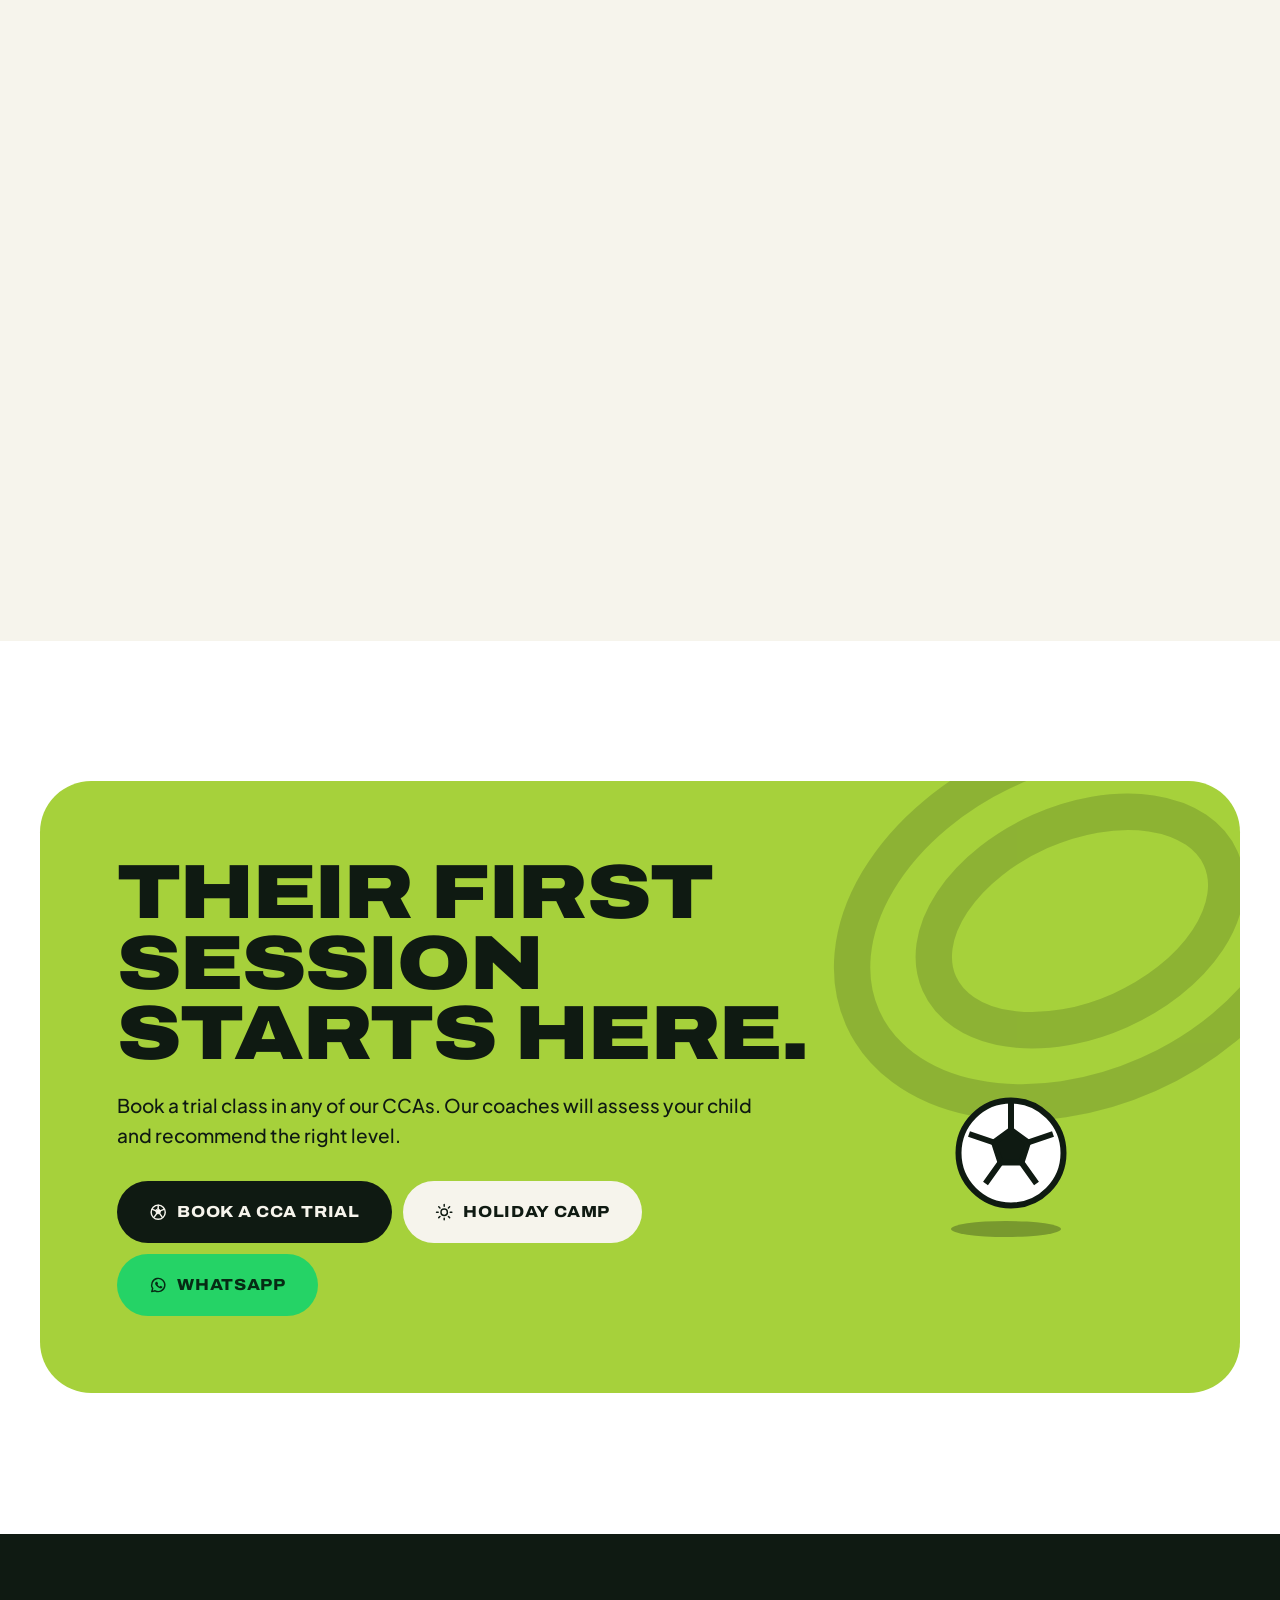
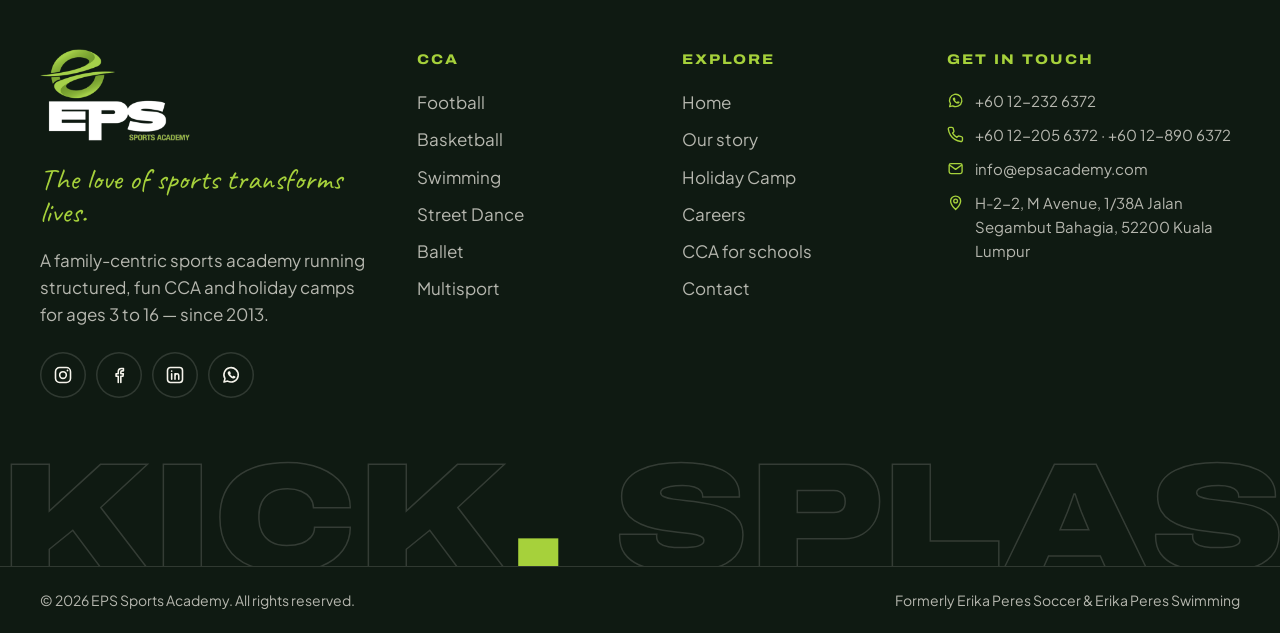
<file: holiday-camp.html>
<!doctype html>
<html lang="en">
<head>
<meta charset="utf-8">
<meta name="viewport" content="width=device-width, initial-scale=1">
<title>Holiday Camp | School Holiday Camps for Kids in KL (Ages 4–12) | EPS Sports Academy</title>
<meta name="description" content="Action-packed school holiday camps for ages 4–12: sports, arts &amp; crafts, team games, water fun and healthy eating. Half or full day, Monday to Friday.">
<link rel="canonical" href="https://epsacademy.com.my/holiday-camp">
<meta property="og:type" content="website">
<meta property="og:site_name" content="EPS Sports Academy">
<meta property="og:title" content="Holiday Camp | School Holiday Camps for Kids in KL (Ages 4–12) | EPS Sports Academy">
<meta property="og:description" content="Action-packed school holiday camps for ages 4–12: sports, arts &amp; crafts, team games, water fun and healthy eating. Half or full day, Monday to Friday.">
<meta property="og:url" content="https://epsacademy.com.my/holiday-camp">
<meta property="og:image" content="https://epsacademy.com.my/camp-cooking.jpg">
<meta name="twitter:card" content="summary_large_image">
<meta name="theme-color" content="#0f1a12">
<link rel="icon" type="image/png" href="favicon.png">
<link rel="apple-touch-icon" href="favicon.png">
<link rel="preconnect" href="https://fonts.googleapis.com">
<link rel="preconnect" href="https://fonts.gstatic.com" crossorigin>
<link rel="stylesheet" href="https://fonts.googleapis.com/css2?family=Archivo:wdth,wght@62..125,400..900&family=Caveat:wght@600;700&family=Plus+Jakarta+Sans:wght@400;500;600;700;800&display=swap">
<link rel="stylesheet" href="styles.css?v=3">
<script>
  document.documentElement.classList.add("js");
  try {
    if (sessionStorage.getItem("eps-seen") || matchMedia("(prefers-reduced-motion: reduce)").matches) document.documentElement.classList.add("no-preload");
    sessionStorage.setItem("eps-seen", "1");
  } catch (e) { document.documentElement.classList.add("no-preload"); }
</script>

</head>
<body class="page-camp">
<a class="skip-link" href="#main">Skip to content</a>
<div class="intro" role="dialog" aria-label="Welcome to EPS Sports Academy" data-intro>
  <div class="intro-confetti" aria-hidden="true">
    <span class="ci" style="width:18px;height:18px;background:#a6d13b;left:9%;top:16%;animation-delay:.05s,0s"></span>
    <span class="sq" style="width:14px;height:14px;background:#ffd21f;left:22%;top:72%;rotate:24deg;animation-delay:.15s,-1s"></span>
    <span class="ring" style="width:26px;height:26px;color:#14b4e6;left:80%;top:20%;animation-delay:.25s,-2s"></span>
    <span class="ci" style="width:12px;height:12px;background:#ff6a3d;left:88%;top:62%;animation-delay:.35s,-3s"></span>
    <span class="sq" style="width:16px;height:16px;background:#14b4e6;left:6%;top:52%;rotate:-18deg;animation-delay:.45s,-1.5s"></span>
    <span class="ring" style="width:20px;height:20px;color:#ff6a3d;left:30%;top:12%;animation-delay:.55s,-2.5s"></span>
    <span class="ci" style="width:10px;height:10px;background:#2453e0;left:66%;top:10%;animation-delay:.65s,-.5s"></span>
    <span class="sq" style="width:12px;height:12px;background:#a6d13b;left:72%;top:78%;rotate:40deg;animation-delay:.75s,-3.5s"></span>
    <span class="ring" style="width:16px;height:16px;color:#ffd21f;left:48%;top:84%;animation-delay:.85s,-4s"></span>
    <span class="ci" style="width:14px;height:14px;background:#ffd21f;left:93%;top:38%;animation-delay:.95s,-2.2s"></span>
  </div>

  <div class="intro-stage" aria-hidden="true">
    <div class="intro-word"><span class="il il-e">E</span><span class="il il-p">P</span><span class="il il-s">S</span></div>
    <p class="intro-sub">Sports Academy</p>
    <div class="intro-chips"><span><svg class="i"><use href="#i-ball"/></svg> Football</span><span><svg class="i"><use href="#i-swim"/></svg> Swimming</span><span><svg class="i"><use href="#i-sun"/></svg> Holiday Camps</span></div>
    <div class="intro-ball"><svg viewBox="0 0 24 24" fill="#fff" stroke="#0f1a12" stroke-width="1.2"><circle cx="12" cy="12" r="10.5"/><path fill="#0f1a12" d="m12 7.4 3.4 2.5-1.3 4h-4.2l-1.3-4Z"/><path fill="none" d="M12 1.5v5.9M15.4 9.9l5-1.7M14.1 13.9l3 4.2M9.9 13.9l-3 4.2M8.6 9.9l-5-1.7"/></svg></div>
  </div>

  <div class="intro-water" aria-hidden="true">
    <svg class="w-back" viewBox="0 0 2400 44" preserveAspectRatio="none"><path fill="#7fdcf6" d="M0 22 Q150 0 300 22 T600 22 T900 22 T1200 22 T1500 22 T1800 22 T2100 22 T2400 22 V44 H0Z"/></svg>
    <svg class="w-front" viewBox="0 0 2400 34" preserveAspectRatio="none"><path fill="#34c6f0" d="M0 17 Q150 34 300 17 T600 17 T900 17 T1200 17 T1500 17 T1800 17 T2100 17 T2400 17 V34 H0Z"/></svg>
    <div class="intro-bubbles">
      <span style="left:10%;width:10px;height:10px;animation-delay:0s"></span>
      <span style="left:27%;width:7px;height:7px;animation-delay:.9s"></span>
      <span style="left:46%;width:12px;height:12px;animation-delay:.4s"></span>
      <span style="left:63%;width:8px;height:8px;animation-delay:1.4s"></span>
      <span style="left:81%;width:11px;height:11px;animation-delay:.7s"></span>
    </div>
  </div>
  <p class="intro-lets" aria-hidden="true">Let's play!<small>See you on the pitch &amp; in the pool</small></p>

  <div class="intro-hud">
    <div aria-hidden="true"><div class="intro-pct"><span data-intro-pct>0</span><small>%</small></div><span class="intro-msg" data-intro-msg>Pumping up the footballs…</span></div>
    <button class="intro-skip" type="button" data-intro-skip>Skip intro</button>
  </div>
  <div class="intro-edge" aria-hidden="true"><svg viewBox="0 0 2400 80" preserveAspectRatio="none"><path fill="#0a7fb4" d="M0 0 H2400 V40 Q2250 80 2100 40 T1800 40 T1500 40 T1200 40 T900 40 T600 40 T300 40 T0 40Z"/></svg></div>
</div>
<div class="scroll-progress" aria-hidden="true"></div>
<svg xmlns="http://www.w3.org/2000/svg" style="position:absolute;width:0;height:0;overflow:hidden" aria-hidden="true">
  <symbol id="i-arrow" viewBox="0 0 24 24"><path d="M5 12h14M13 5l7 7-7 7"/></symbol>
  <symbol id="i-arrow-ur" viewBox="0 0 24 24"><path d="M7 17 17 7M8 7h9v9"/></symbol>
  <symbol id="i-play" viewBox="0 0 24 24"><path fill="currentColor" stroke="none" d="M7 4.9v14.2a1.1 1.1 0 0 0 1.7.94l11.2-7.1a1.1 1.1 0 0 0 0-1.88L8.7 3.96A1.1 1.1 0 0 0 7 4.9Z"/></symbol>
  <symbol id="i-phone" viewBox="0 0 24 24"><path d="M21.5 16.6v3a2 2 0 0 1-2.2 2 19.6 19.6 0 0 1-8.5-3 19.3 19.3 0 0 1-6-6A19.6 19.6 0 0 1 1.8 4.1 2 2 0 0 1 3.8 2h3a2 2 0 0 1 2 1.7c.13.95.36 1.88.7 2.77a2 2 0 0 1-.45 2.1L7.8 9.8a16 16 0 0 0 6 6l1.25-1.25a2 2 0 0 1 2.1-.45c.89.34 1.82.57 2.77.7a2 2 0 0 1 1.7 2Z"/></symbol>
  <symbol id="i-mail" viewBox="0 0 24 24"><rect x="3" y="5" width="18" height="14" rx="2.5"/><path d="m3.5 7 8.5 6 8.5-6"/></symbol>
  <symbol id="i-pin" viewBox="0 0 24 24"><path d="M12 21.5s-7-6.1-7-11.6a7 7 0 0 1 14 0c0 5.5-7 11.6-7 11.6Z"/><circle cx="12" cy="9.8" r="2.6"/></symbol>
  <symbol id="i-clock" viewBox="0 0 24 24"><circle cx="12" cy="12" r="9"/><path d="M12 7v5l3.2 2"/></symbol>
  <symbol id="i-calendar" viewBox="0 0 24 24"><rect x="3" y="4.5" width="18" height="16.5" rx="2.5"/><path d="M3 9.5h18M8 2.5v4M16 2.5v4"/></symbol>
  <symbol id="i-check" viewBox="0 0 24 24"><path d="m5 12.5 4.5 4.5L19 7.5"/></symbol>
  <symbol id="i-chevron" viewBox="0 0 24 24"><path d="m6 9 6 6 6-6"/></symbol>
  <symbol id="i-close" viewBox="0 0 24 24"><path d="M6 6l12 12M18 6 6 18"/></symbol>
  <symbol id="i-instagram" viewBox="0 0 24 24"><rect x="3" y="3" width="18" height="18" rx="5"/><circle cx="12" cy="12" r="4"/><circle cx="17.4" cy="6.6" r="1.1" fill="currentColor" stroke="none"/></symbol>
  <symbol id="i-facebook" viewBox="0 0 24 24"><path d="M14.2 21v-7.6h2.6l.4-3h-3V8.5c0-.9.3-1.5 1.5-1.5h1.6V4.3c-.3 0-1.2-.1-2.3-.1-2.3 0-3.9 1.4-3.9 4v2.2H8.5v3h2.6V21"/></symbol>
  <symbol id="i-linkedin" viewBox="0 0 24 24"><rect x="3" y="3" width="18" height="18" rx="3.5"/><path d="M8 10.5V17M8 7.3v.05M12 17v-6.5M12 13.4c0-1.7 1-2.9 2.4-2.9s2.1 1 2.1 2.7V17"/></symbol>
  <symbol id="i-whatsapp" viewBox="0 0 24 24"><path d="M3.6 20.4l1.2-4.1A8.6 8.6 0 1 1 8 19.3Z" fill="none"/><path fill="currentColor" stroke="none" d="M9.1 7.9c.2-.4.4-.4.7-.4h.5c.2 0 .4 0 .6.4l.8 1.8c.1.2.1.4 0 .6l-.5.7c-.1.1-.2.3 0 .5.5.9 1.4 1.8 2.4 2.3.2.1.4.1.5 0l.7-.8c.2-.2.3-.2.5-.1l1.8.8c.2.1.3.2.3.4 0 .5-.1 1.2-.7 1.6-.5.4-1.3.6-2.3.4-1.3-.3-2.9-1.1-4.2-2.6C8.6 11.9 8 10.4 8 9.4c0-.7.4-1.2 1.1-1.5Z"/></symbol>
  <symbol id="i-ball" viewBox="0 0 24 24"><circle cx="12" cy="12" r="9.2"/><path fill="currentColor" stroke-width="1.2" d="m12 7.6 3.3 2.4-1.3 3.9H10L8.7 10Z"/><path d="M12 2.8v4.8M15.3 10l4.4-1.6M14 13.9l2.8 3.9M10 13.9l-2.8 3.9M8.7 10 4.3 8.4"/></symbol>
  <symbol id="i-swim" viewBox="0 0 24 24"><circle cx="17" cy="6" r="2.1"/><path d="M2.5 18.5c1.6 0 1.6-1.2 3.2-1.2s1.6 1.2 3.2 1.2 1.6-1.2 3.2-1.2 1.6 1.2 3.2 1.2 1.6-1.2 3.2-1.2 1.6 1.2 3.2 1.2"/><path d="m5 13.2 5-3.7 3.2 2.8 3.3-1.6"/></symbol>
  <symbol id="i-sun" viewBox="0 0 24 24"><circle cx="12" cy="12" r="4.2"/><path d="M12 2v2.2M12 19.8V22M4.9 4.9l1.6 1.6M17.5 17.5l1.6 1.6M2 12h2.2M19.8 12H22M4.9 19.1l1.6-1.6M17.5 6.5l1.6-1.6"/></symbol>
  <symbol id="i-trophy" viewBox="0 0 24 24"><path d="M8 21h8M12 16.5V21M7 3.5h10V9a5 5 0 0 1-10 0Z"/><path d="M17 5h3v1.8a3.3 3.3 0 0 1-3.3 3.3M7 5H4v1.8a3.3 3.3 0 0 0 3.3 3.3"/></symbol>
  <symbol id="i-medal" viewBox="0 0 24 24"><circle cx="12" cy="15" r="6.2"/><path d="M8.6 9.6 5.6 2.8h4.2l2.4 5M15.4 9.6l3-6.8h-4.2L12 7.6"/><path fill="currentColor" stroke="none" d="m12 11.9 1 2 2.2.3-1.6 1.5.4 2.2-2-1-2 1 .4-2.2-1.6-1.5 2.2-.3Z"/></symbol>
  <symbol id="i-users" viewBox="0 0 24 24"><circle cx="9" cy="8" r="3.6"/><path d="M2.5 20.5a6.5 6.5 0 0 1 13 0"/><path d="M16 4.5a3.6 3.6 0 0 1 0 7M18 14.2a6.5 6.5 0 0 1 3.5 6.3"/></symbol>
  <symbol id="i-grad" viewBox="0 0 24 24"><path d="M2 9.5 12 5l10 4.5L12 14Z"/><path d="M6 11.6V16c0 1.6 2.7 3 6 3s6-1.4 6-3v-4.4M22 9.5v5.5"/></symbol>
  <symbol id="i-steps" viewBox="0 0 24 24"><path d="M3 20h5v-5h5v-5h5V5h3"/></symbol>
  <symbol id="i-heart" viewBox="0 0 24 24"><path d="M12 20.3s-7.6-4.6-9.3-9.3A5 5 0 0 1 12 6.7 5 5 0 0 1 21.3 11c-1.7 4.7-9.3 9.3-9.3 9.3Z"/></symbol>
  <symbol id="i-shield" viewBox="0 0 24 24"><path d="M12 2.8 4.8 5.9v5.6c0 4.4 3 8 7.2 9.7 4.2-1.7 7.2-5.3 7.2-9.7V5.9Z"/><path d="m8.8 12 2.2 2.2 4.2-4.3"/></symbol>
  <symbol id="i-globe" viewBox="0 0 24 24"><circle cx="12" cy="12" r="9.2"/><path d="M2.8 12h18.4M12 2.8a14 14 0 0 1 0 18.4M12 2.8a14 14 0 0 0 0 18.4"/></symbol>
  <symbol id="i-school" viewBox="0 0 24 24"><path d="M2.5 21h19M5 21V10.5L12 5l7 5.5V21"/><path d="M9.8 21v-5h4.4v5M12 10.2v.05"/></symbol>
  <symbol id="i-sparkle" viewBox="0 0 24 24"><path d="M12 2.8c.6 4.4 2.8 6.6 7.2 7.2-4.4.6-6.6 2.8-7.2 7.2-.6-4.4-2.8-6.6-7.2-7.2 4.4-.6 6.6-2.8 7.2-7.2Z"/><path d="M19 16.5c.2 1.5 1 2.3 2.5 2.5-1.5.2-2.3 1-2.5 2.5-.2-1.5-1-2.3-2.5-2.5 1.5-.2 2.3-1 2.5-2.5Z"/></symbol>
  <symbol id="i-basketball" viewBox="0 0 24 24"><circle cx="12" cy="12" r="9.2"/><path d="M2.8 12h18.4M12 2.8v18.4M5.6 5.4c2.8 2.8 2.8 10.4 0 13.2M18.4 5.4c-2.8 2.8-2.8 10.4 0 13.2"/></symbol>
  <symbol id="i-music" viewBox="0 0 24 24"><path d="M9 18V5.2l11-2.2v13"/><circle cx="6.5" cy="18" r="2.6"/><circle cx="17.5" cy="16" r="2.6"/></symbol>
  <symbol id="i-briefcase" viewBox="0 0 24 24"><rect x="3" y="7" width="18" height="13" rx="2.5"/><path d="M9 7V5.2A2.2 2.2 0 0 1 11.2 3h1.6A2.2 2.2 0 0 1 15 5.2V7M3 12.5h18"/></symbol>
  <symbol id="i-palette" viewBox="0 0 24 24"><path d="M12 3a9 9 0 0 0 0 18c1.2 0 1.8-.8 1.8-1.7 0-1.3-1.1-1.6-1.1-2.7 0-.9.7-1.6 1.7-1.6H17a4 4 0 0 0 4-4C21 6.6 17 3 12 3Z"/><circle cx="7.5" cy="11" r="1.2" fill="currentColor"/><circle cx="10" cy="7" r="1.2" fill="currentColor"/><circle cx="14.5" cy="7" r="1.2" fill="currentColor"/></symbol>
  <symbol id="i-apple" viewBox="0 0 24 24"><path d="M12 7.5c-1.6-1.4-5.5-1.6-6.8 2-1 2.8.2 6.6 2.1 8.9 1.2 1.4 2.4 1.9 3.6 1.2.7-.4 1.5-.4 2.2 0 1.2.7 2.4.2 3.6-1.2 1.9-2.3 3.1-6.1 2.1-8.9-1.3-3.6-5.2-3.4-6.8-2Z"/><path d="M12 7.5c0-2 .8-3.6 2.6-4.5"/></symbol>
  <symbol id="i-flask" viewBox="0 0 24 24"><path d="M9.5 3h5M10.2 3v6.2L4.8 18.6A1.6 1.6 0 0 0 6.2 21h11.6a1.6 1.6 0 0 0 1.4-2.4l-5.4-9.4V3"/><path d="M7.4 14.5h9.2"/></symbol>
  <symbol id="i-star" viewBox="0 0 24 24"><path fill="currentColor" stroke="none" d="m12 2.8 2.8 5.8 6.3.8-4.6 4.4 1.2 6.3L12 17.1l-5.7 3 1.2-6.3-4.6-4.4 6.3-.8Z"/></symbol>
  <symbol id="i-info" viewBox="0 0 24 24"><circle cx="12" cy="12" r="9.2"/><path d="M12 11v5.5M12 7.6v.05"/></symbol>
  <symbol id="i-whistle" viewBox="0 0 24 24"><path d="M3 12.5a5.5 5.5 0 1 0 11 0V10h7.5V7H9.5"/><circle cx="8.5" cy="12.5" r="1.6"/><path d="M9.5 7V4.5"/></symbol>
  <symbol id="i-ballet" viewBox="0 0 24 24"><circle cx="12" cy="4.2" r="2"/><path d="M12 6.4v5.4M5.5 7.8c2 1.6 4.2 2.4 6.5 2.4s4.5-.8 6.5-2.4"/><path d="M7.5 15.6h9L12 11.8Z"/><path d="M10.6 15.6 9.2 21.2M13.4 15.6l1.4 5.6"/></symbol>
  <symbol id="i-multi" viewBox="0 0 24 24"><circle cx="7" cy="7" r="3.6"/><path d="M17 3.4l3.6 3.6-3.6 3.6-3.6-3.6Z"/><path d="M3.4 20.6h7.2l-3.6-6.2Z"/><rect x="13.4" y="13.4" width="7.2" height="7.2" rx="1.6"/></symbol>
</svg>
<header class="site-header">
  <div class="container header-inner">
    <a class="brand" href="index.html" aria-label="EPS Sports Academy — home">
      <img class="brand-logo--light" src="logo-white.png" alt="EPS Sports Academy" width="480" height="294">
      <img class="brand-logo--dark" src="logo.png" alt="" aria-hidden="true" width="480" height="294">
    </a>
    <nav class="main-nav" aria-label="Main">
      <ul>
        <li><a class="nav-link" href="index.html">Home</a></li>
        <li><a class="nav-link" href="cca.html">CCA</a></li>
        <li><a class="nav-link is-active" aria-current="page" href="holiday-camp.html">Holiday Camp</a></li>
        <li><a class="nav-link" href="careers.html">Careers</a></li>
        <li><a class="nav-link" href="contact.html">Contact</a></li>
      </ul>
    </nav>
    <div class="header-cta">
      <a class="btn btn-lime btn-sm magnetic" href="cca.html#join">Book a trial <svg class="i"><use href="#i-arrow"/></svg></a>
      <button class="burger" aria-label="Open menu" aria-expanded="false" aria-controls="mobile-menu"><span></span><span></span></button>
    </div>
  </div>
</header>

<div class="mobile-menu" id="mobile-menu" aria-hidden="true">
  <nav class="mm-links" aria-label="Mobile">
    <a href="index.html"><small>01</small>Home</a>
    <a href="cca.html"><small>02</small>CCA</a>
    <a href="holiday-camp.html"><small>03</small>Holiday Camp</a>
    <a href="careers.html"><small>04</small>Careers</a>
    <a href="contact.html"><small>05</small>Contact</a>
  </nav>
  <div class="mm-foot">
    <a class="btn btn-lime btn-lg" href="cca.html#join">Book a trial class <svg class="i"><use href="#i-arrow"/></svg></a>
    <a class="btn btn-wa btn-lg" href="https://wa.me/60122326372" target="_blank" rel="noopener"><svg class="i"><use href="#i-whatsapp"/></svg> WhatsApp us</a>
  </div>
</div>
<main id="main">
  <section class="page-hero">
    <div class="page-hero-bg" aria-hidden="true">
  <div class="hero-glow"></div>
  <div class="hero-glow hero-glow--pool"></div>
  <svg class="pitch-lines" viewBox="0 0 1200 800" preserveAspectRatio="xMidYMid slice"><rect x="40" y="40" width="1120" height="720" rx="6"/><line x1="600" y1="40" x2="600" y2="760"/><circle cx="600" cy="400" r="115"/><rect x="40" y="230" width="170" height="340"/><rect x="990" y="230" width="170" height="340"/></svg>
  <div class="grain"></div>
</div>
    <div class="container page-hero-grid">
      <div>
        <nav class="crumbs" aria-label="Breadcrumb"><a href="index.html">Home</a><svg class="i" style="transform:rotate(-90deg)"><use href="#i-chevron"/></svg><span>Holiday Camp</span></nav>
        <p class="eyebrow" style="color:var(--sun)">EPS Holiday Camp · Ages 4–12</p>
        <h1><span class="line"><span class="word">Holiday</span></span><span class="line"><span class="word w-sun">Camp</span></span></h1><p class="page-sub">Holidays, but make it active!</p>
        <p class="lede">An action-packed week your child will never forget — sports, arts &amp; crafts, team games, water fun and tasty lessons in healthy eating.</p>
        <div class="btn-row" style="margin-bottom:28px">
          <a class="btn btn-lime btn-lg magnetic burst" href="#next-camp">Next camp &amp; booking <svg class="i"><use href="#i-arrow"/></svg></a>
          <a class="btn btn-wa btn-lg" href="https://wa.me/60122326372?text=Hi%20EPS!%20Please%20let%20me%20know%20when%20the%20next%20holiday%20camp%20opens%20for%20booking." target="_blank" rel="noopener"><svg class="i"><use href="#i-whatsapp"/></svg> Get camp alerts</a>
        </div>
        <div class="page-hero-facts">
          <span class="chip"><svg class="i"><use href="#i-calendar"/></svg> Monday – Friday</span>
          <span class="chip"><svg class="i"><use href="#i-clock"/></svg> Half day or full day</span>
          <span class="chip"><svg class="i"><use href="#i-pin"/></svg> Desa Park City · Fairview</span>
        </div>
      </div>
      <div class="page-hero-media" data-parallax-root>
        <svg class="orbit" viewBox="0 0 600 600" aria-hidden="true">
  <g class="orbit-a"><g transform="rotate(-24 300 300)"><ellipse cx="300" cy="300" rx="285" ry="175"/><circle r="9" fill="#ffd21f"><animateMotion dur="11s" repeatCount="indefinite" path="M15,300 a285,175 0 1,0 570,0 a285,175 0 1,0 -570,0"/></circle></g></g>
  <g class="orbit-b"><g transform="rotate(30 300 300)"><ellipse cx="300" cy="300" rx="250" ry="140"/><circle r="6" fill="#14b4e6"><animateMotion dur="15s" repeatCount="indefinite" path="M550,300 a250,140 0 1,0 -500,0 a250,140 0 1,0 500,0"/></circle></g></g>
</svg>
        <figure class="hcard" data-depth=".8"><div class="hcard-inner"><img src="camp-cooking2.jpg" alt="Children making healthy snacks at EPS holiday camp" width="960" height="1280" fetchpriority="high"><figcaption>Camp kitchen</figcaption></div></figure>
        <div class="sticker sticker--medal" data-depth="1.6"><svg class="i"><use href="#i-sun"/></svg><span>Every school<br>holiday</span></div>
      </div>
    </div>
  </section>

  <div class="marquee" aria-hidden="true"><div class="marquee-skew"><div class="marquee-track" data-loop><div class="marquee-item"><span>Sports</span><svg class="i"><use href="#i-sun"/></svg><span class="outline-text">Arts &amp; crafts</span><svg class="i"><use href="#i-sparkle"/></svg><span>Team games</span><svg class="i"><use href="#i-sun"/></svg><span class="outline-text">Water fun</span><svg class="i"><use href="#i-sparkle"/></svg><span>Healthy eating</span><svg class="i"><use href="#i-sun"/></svg><span class="outline-text">New friends</span><svg class="i"><use href="#i-sparkle"/></svg></div></div></div></div>

  <section class="section theme-cream">
    <div class="container">
      <div class="section-head section-head--split">
        <div><p class="eyebrow">Camp hours</p><h2 data-split>Pick half day or full day.</h2></div>
        <p class="lede" data-reveal>Camps run Monday to Friday during the school holidays. Book single days or the whole week.</p>
      </div>
      <div class="camp-hours">
        <article class="hour-card" data-reveal><span class="label">Half day</span><span class="time">9:00am – 12pm</span><p>A morning packed with sport, games and creativity.</p></article>
        <article class="hour-card is-feature" data-reveal style="--d:.08s"><span class="label">Full day</span><span class="time">9:00am – 3pm</span><p>The full adventure, including lunch-time lessons in healthy food choices.</p></article>
        <article class="hour-card" data-reveal style="--d:.16s"><span class="label">Who it's for</span><span class="time">Ages 4–12</span><p>Mixed-age fun, with activities pitched so every camper can join in.</p></article>
      </div>
    </div>
  </section>

  <section class="section theme-dark">
    <div class="container">
      <div class="section-head section-head--center">
        <p class="eyebrow">What happens at camp</p>
        <h2 data-split>Never a dull minute.</h2>
        <p class="lede" data-reveal>Every day mixes energetic play with hands-on, creative activities — and new camp activities keep returning campers excited.</p>
      </div>
      <div class="activity-grid">
        <article class="activity" data-reveal><span class="emoji"><svg class="i"><use href="#i-ball"/></svg></span><h3>Sports galore</h3><p>A taste of lots of sports, coached the EPS way — with plenty of running, laughing and cheering.</p></article>
        <article class="activity" data-reveal style="--d:.06s"><span class="emoji"><svg class="i"><use href="#i-palette"/></svg></span><h3>Arts &amp; crafts</h3><p>Hands-on creative projects campers are proud to take home.</p></article>
        <article class="activity" data-reveal style="--d:.12s"><span class="emoji"><svg class="i"><use href="#i-users"/></svg></span><h3>Team-building games</h3><p>Challenges that teach kids to listen, share, and win (and lose) together.</p></article>
        <article class="activity" data-reveal><span class="emoji"><svg class="i"><use href="#i-swim"/></svg></span><h3>Water fun</h3><p>Water sports and splashy games to cool off in the Malaysian heat.</p></article>
        <article class="activity" data-reveal style="--d:.06s"><span class="emoji"><svg class="i"><use href="#i-apple"/></svg></span><h3>Healthy eating</h3><p>Campers learn about healthy snack and lunch choices — and make some themselves.</p></article>
        <article class="activity" data-reveal style="--d:.12s"><span class="emoji"><svg class="i"><use href="#i-flask"/></svg></span><h3>Kitchen science</h3><p>Fizzing, foaming experiments (volcano foam, anyone?) that turn curiosity into giggles.</p></article>
      </div>
    </div>
  </section>

  <section class="section theme-cream" id="next-camp">
    <div class="container">
      <!-- UPDATE EACH SEASON: change the heading, dates text and booking links below when a new camp opens. -->
      <div class="next-camp" data-reveal="scale">
        <div>
          <p class="eyebrow">Next camp</p>
          <h3>Year-end holiday camp — dates coming soon</h3>
          <p>Our most recent camp ran from 29 June to 14 August 2026 at the Desa Park City Clubhouse. Bookings for the next school holidays open soon — message us and we'll let you know first.</p>
          <div class="btn-row">
            <a class="btn btn-lime" href="https://epssportsacademy.gymmasteronline.com/portal/membership/ebe0e6d65a1396b27fbeb76209977a7d" target="_blank" rel="noopener">Register · Desa Park City <svg class="i"><use href="#i-arrow-ur"/></svg></a>
            <a class="btn btn-light" href="https://epssportsacademy.gymmasteronline.com/portal/membership/578cc1dbcdd796395ce536d105d2f595" target="_blank" rel="noopener">Register · Fairview <svg class="i"><use href="#i-arrow-ur"/></svg></a>
            <a class="btn btn-wa" href="https://wa.me/60122326372?text=Hi%20EPS!%20Please%20let%20me%20know%20when%20the%20next%20holiday%20camp%20opens%20for%20booking." target="_blank" rel="noopener"><svg class="i"><use href="#i-whatsapp"/></svg> Notify me</a>
          </div>
        </div>
        <div class="promo-badge" aria-label="Ask about early-bird offers"><div><small>Ask about our</small><strong>Early-bird</strong><small style="margin-top:6px">offers</small></div></div>
      </div>
    </div>
  </section>

  <section class="section theme-white">
    <div class="container">
      <div class="section-head section-head--split">
        <div><p class="eyebrow">Camp moments</p><h2 data-split>Snapshots from camp.</h2></div>
        <div data-reveal style="display:grid;gap:22px;justify-items:start"><p class="lede">Real campers, real fun — from our recent holiday camps.</p><div class="reels-nav"><button class="round-btn prev" aria-label="Previous" data-reels-prev><svg class="i"><use href="#i-arrow"/></svg></button><button class="round-btn next" aria-label="More" data-reels-next><svg class="i"><use href="#i-arrow"/></svg></button></div></div>
      </div>
      <div class="reels-wrap">
        <div class="reels">
          <button class="reel" data-video="14xkUu2NH_NW35E6mQJa-zT23wAcryJ5P" data-title="EPS Holiday Camp"><img src="cover-holiday-camp.jpg" alt="" width="405" height="720" loading="lazy"><span class="chip chip--coral reel-tag">Video</span><span class="reel-play"><svg class="i"><use href="#i-play"/></svg></span><span class="reel-title">Holiday camp fun<small>Games, crafts &amp; more</small></span></button>
          <button class="reel" data-video="142H3ekh2tw1nYa4O7DftMJmJz2wjDNAc" data-title="Kitchen science at EPS Holiday Camp"><img src="camp-cooking.jpg" alt="" width="960" height="1280" loading="lazy"><span class="chip chip--coral reel-tag">Video</span><span class="reel-play"><svg class="i"><use href="#i-play"/></svg></span><span class="reel-title">Volcano time!<small>Kitchen science</small></span></button>
          <figure class="reel" style="margin:0"><img src="camp-group.jpg" alt="Holiday campers sitting together for a group photo" width="960" height="1280" loading="lazy"><span class="chip chip--sun reel-tag">Photo</span><span class="reel-title">The camp crew<small>Friends for the holidays</small></span></figure>
          <figure class="reel" style="margin:0"><img src="camp-cooking2.jpg" alt="Children preparing food at camp" width="960" height="1280" loading="lazy"><span class="chip chip--sun reel-tag">Photo</span><span class="reel-title">Little chefs<small>Healthy snack lab</small></span></figure>
          <figure class="reel" style="margin:0"><img src="camp-cooking.jpg" alt="Coach helping children with a cooking activity" width="960" height="1280" loading="lazy" style="object-position:70% 50%"><span class="chip chip--sun reel-tag">Photo</span><span class="reel-title">Hands-on learning<small>With our coaches</small></span></figure>
        </div>
      </div>
    </div>
  </section>

  <section class="section theme-cream" style="padding-top:0">
    <div class="container">
      <div class="section-head"><p class="eyebrow">Camp venues</p><h2 data-split>Two easy-to-reach venues.</h2></div>
      <div class="info-cards" style="grid-template-columns:repeat(auto-fit,minmax(280px,1fr))">
        <article class="info-card" data-reveal><span class="ic"><svg class="i"><use href="#i-pin"/></svg></span><h3>Desa Park City Clubhouse</h3><p>Persiaran Residen, Desa ParkCity, 52200 Kuala Lumpur</p><p style="margin-top:14px"><a class="link-arrow" href="https://www.google.com/maps/dir/?api=1&amp;destination=The%20ParkCity%20Club%2C%20Desa%20ParkCity%2C%20Kuala%20Lumpur" target="_blank" rel="noopener">Directions <svg class="i"><use href="#i-arrow-ur"/></svg></a></p></article>
        <article class="info-card" data-reveal style="--d:.08s"><span class="ic" style="background:var(--sun)"><svg class="i"><use href="#i-school"/></svg></span><h3>Fairview International School</h3><p>Lot 4178, Jalan 1/27D, Section 6, Wangsa Maju, 53300 Kuala Lumpur</p><p style="margin-top:14px"><a class="link-arrow" href="https://www.google.com/maps/dir/?api=1&amp;destination=Fairview%20International%20School%2C%20Wangsa%20Maju%2C%20Kuala%20Lumpur" target="_blank" rel="noopener">Directions <svg class="i"><use href="#i-arrow-ur"/></svg></a></p></article>
      </div>
    </div>
  </section>

  <section class="cta-band theme-white">
  <div class="container">
    <div class="cta-panel" data-reveal="scale">
      <svg class="cta-swoosh" viewBox="0 0 400 400" aria-hidden="true"><ellipse cx="200" cy="200" rx="170" ry="120" transform="rotate(-24 200 200)"/><ellipse cx="200" cy="200" rx="110" ry="70" transform="rotate(-24 200 200)"/></svg>
      <div>
        <h2 data-split>Their first session starts here.</h2>
        <p>Book a trial class in any of our CCAs. Our coaches will assess your child and recommend the right level.</p>
        <div class="btn-row">
          <a class="btn btn-dark btn-lg magnetic burst" href="cca.html#join"><svg class="i"><use href="#i-ball"/></svg> Book a CCA trial</a>
          <a class="btn btn-light btn-lg magnetic" href="holiday-camp.html"><svg class="i"><use href="#i-sun"/></svg> Holiday Camp</a>
          <a class="btn btn-wa btn-lg" href="https://wa.me/60122326372" target="_blank" rel="noopener"><svg class="i"><use href="#i-whatsapp"/></svg> WhatsApp</a>
        </div>
      </div>
      <div class="ball-stage" aria-hidden="true">
        <div>
          <div class="bouncer"><svg viewBox="0 0 24 24" fill="#fff" stroke="#0f1a12" stroke-width="1.2"><circle cx="12" cy="12" r="10.5"/><path fill="#0f1a12" d="m12 7.4 3.4 2.5-1.3 4h-4.2l-1.3-4Z"/><path fill="none" d="M12 1.5v5.9M15.4 9.9l5-1.7M14.1 13.9l3 4.2M9.9 13.9l-3 4.2M8.6 9.9l-5-1.7"/></svg></div>
          <div class="ball-shadow"></div>
        </div>
      </div>
    </div>
  </div>
</section>
</main>

<footer class="site-footer">
  <div class="container">
    <div class="footer-grid">
      <div class="footer-brand">
        <img src="logo-white.png" alt="EPS Sports Academy" width="480" height="294" loading="lazy">
        <p class="motto">The love of sports transforms lives.</p>
        <p>A family-centric sports academy running structured, fun CCA and holiday camps for ages 3 to 16 — since 2013.</p>
        <div class="socials">
          <a href="https://www.instagram.com/epssportsacademy/" target="_blank" rel="noopener" aria-label="EPS Sports Academy on Instagram"><svg class="i"><use href="#i-instagram"/></svg></a>
          <a href="https://www.facebook.com/epssportsacademy" target="_blank" rel="noopener" aria-label="EPS Sports Academy on Facebook"><svg class="i"><use href="#i-facebook"/></svg></a>
          <a href="https://www.linkedin.com/company/eps-sports-acdemy" target="_blank" rel="noopener" aria-label="EPS Sports Academy on LinkedIn"><svg class="i"><use href="#i-linkedin"/></svg></a>
          <a href="https://wa.me/60122326372" target="_blank" rel="noopener" aria-label="WhatsApp EPS Sports Academy"><svg class="i"><use href="#i-whatsapp"/></svg></a>
        </div>
      </div>
      <div class="footer-col">
        <h4>CCA</h4>
        <ul>
          <li><a href="cca.html#football">Football</a></li>
          <li><a href="cca.html#basketball">Basketball</a></li>
          <li><a href="cca.html#swimming">Swimming</a></li>
          <li><a href="cca.html#street-dance">Street Dance</a></li>
          <li><a href="cca.html#ballet">Ballet</a></li>
          <li><a href="cca.html#multisport">Multisport</a></li>
        </ul>
      </div>
      <div class="footer-col">
        <h4>Explore</h4>
        <ul>
          <li><a href="index.html">Home</a></li>
          <li><a href="index.html#story">Our story</a></li>
          <li><a href="holiday-camp.html">Holiday Camp</a></li>
          <li><a href="careers.html">Careers</a></li>
          <li><a href="cca.html#schools">CCA for schools</a></li>
          <li><a href="contact.html">Contact</a></li>
        </ul>
      </div>
      <div class="footer-col">
        <h4>Get in touch</h4>
        <ul class="footer-contact">
          <li><svg class="i"><use href="#i-whatsapp"/></svg><a href="https://wa.me/60122326372" target="_blank" rel="noopener">+60 12-232 6372</a></li>
          <li><svg class="i"><use href="#i-phone"/></svg><span><a href="tel:+60122056372">+60 12-205 6372</a> · <a href="tel:+60128906372">+60 12-890 6372</a></span></li>
          <li><svg class="i"><use href="#i-mail"/></svg><a href="mailto:info@epsacademy.com">info@epsacademy.com</a></li>
          <li><svg class="i"><use href="#i-pin"/></svg><span>H-2-2, M Avenue, 1/38A Jalan Segambut Bahagia, 52200 Kuala Lumpur</span></li>
        </ul>
      </div>
    </div>
  </div>
  <div class="footer-word" aria-hidden="true"><div class="fw-track" data-loop><span>Kick<i>.</i> Splash<i>.</i> Grow<i>.</i></span><span>Love of sport<i>.</i></span></div></div>
  <div class="footer-bottom container">
    <span>© <span data-year>2026</span> EPS Sports Academy. All rights reserved.</span>
    <span>Formerly Erika Peres Soccer &amp; Erika Peres Swimming</span>
  </div>
</footer>

<a class="wa-float" href="https://wa.me/60122326372?text=Hi%20EPS%20Sports%20Academy!%20I%27d%20like%20to%20know%20more%20about%20your%20programmes." target="_blank" rel="noopener" aria-label="Chat with EPS on WhatsApp">
  <svg class="i"><use href="#i-whatsapp"/></svg><span class="wa-tip">Chat with us</span>
</a>

<div class="video-modal" role="dialog" aria-modal="true" aria-label="Video player" aria-hidden="true">
  <div class="vm-dialog">
    <button class="vm-close" aria-label="Close video"><svg class="i"><use href="#i-close"/></svg></button>
    <div class="vm-frame"></div>
    <p class="vm-title"></p>
  </div>
</div>

<div class="cursor" aria-hidden="true"></div>
<div class="cursor-dot" aria-hidden="true"></div>
<script src="main.js?v=3" defer></script>
</body>
</html>
</file>
<file: styles.css>
/* =========================================================
   EPS Sports Academy — site styles
   Brand: forest ink #232B20 · lime #92B83E (from logo)
   Kit accents: sun yellow + royal blue · Swim: pool blue
   ========================================================= */

:root {
  --ink: #0f1a12;
  --forest: #15241a;
  --forest-2: #1d3222;
  --brand-dark: #232b20;
  --lime: #a6d13b;
  --lime-2: #8dbe2e;
  --lime-deep: #5f8a1c;
  --lime-soft: #eef7d6;
  --sun: #ffd21f;
  --royal: #2453e0;
  --pool: #14b4e6;
  --pool-deep: #0a7fb4;
  --coral: #ff6a3d;
  --cream: #f6f4ec;
  --paper: #ffffff;
  --text: #142016;
  --muted: #56655a;
  --muted-light: rgba(246, 244, 236, 0.72);
  --line: rgba(20, 32, 22, 0.12);
  --line-light: rgba(246, 244, 236, 0.14);

  --font-display: "Archivo", "Arial Black", system-ui, sans-serif;
  --font-body: "Plus Jakarta Sans", system-ui, -apple-system, "Segoe UI", sans-serif;
  --font-hand: "Caveat", "Comic Sans MS", cursive;

  --container: 1240px;
  --gutter: clamp(16px, 4vw, 40px);
  --radius: 28px;
  --radius-sm: 16px;
  --radius-lg: 40px;
  --section: clamp(80px, 11vw, 150px);
  --ease-out: cubic-bezier(0.16, 1, 0.3, 1);
  --ease-spring: cubic-bezier(0.34, 1.56, 0.64, 1);
  --shadow: 0 30px 60px -30px rgba(15, 26, 18, 0.45);
  --shadow-soft: 0 18px 40px -24px rgba(15, 26, 18, 0.35);
  --header-h: 84px;
}

/* ---------- Reset ---------- */
*, *::before, *::after { box-sizing: border-box; }
html { -webkit-text-size-adjust: 100%; scroll-behavior: smooth; scroll-padding-top: 90px; }
body {
  margin: 0;
  font-family: var(--font-body);
  font-size: 17px;
  line-height: 1.6;
  color: var(--text);
  background: var(--cream);
  -webkit-font-smoothing: antialiased;
  overflow-x: hidden;
}
img, svg, video, iframe { display: block; max-width: 100%; }
img { height: auto; }
a { color: inherit; text-decoration: none; }
button { font: inherit; color: inherit; background: none; border: 0; cursor: pointer; padding: 0; }
input, select, textarea { font: inherit; color: inherit; }
h1, h2, h3, h4, p, ul, ol, figure, blockquote, dl, dd { margin: 0; }
ul, ol { padding: 0; list-style: none; }
::selection { background: var(--lime); color: var(--ink); }
:focus-visible { outline: 3px solid var(--lime); outline-offset: 3px; border-radius: 6px; }
.sr-only { position: absolute !important; width: 1px; height: 1px; padding: 0; margin: -1px; overflow: hidden; clip: rect(0 0 0 0); white-space: nowrap; border: 0; }
.skip-link { position: fixed; left: 16px; top: -60px; z-index: 1000; background: var(--lime); color: var(--ink); padding: 10px 16px; border-radius: 999px; font-weight: 700; transition: top .2s; }
.skip-link:focus { top: 16px; }

/* ---------- Icons ---------- */
.i { width: 1.15em; height: 1.15em; flex: none; fill: none; stroke: currentColor; stroke-width: 1.9; stroke-linecap: round; stroke-linejoin: round; }

/* ---------- Layout ---------- */
.container { width: 100%; max-width: calc(var(--container) + var(--gutter) * 2); margin-inline: auto; padding-inline: var(--gutter); }
.section { padding-block: var(--section); position: relative; }
.theme-dark { background: var(--ink); color: var(--cream); }
.theme-forest { background: var(--forest); color: var(--cream); }
.theme-cream { background: var(--cream); }
.theme-white { background: var(--paper); }
.theme-lime { background: var(--lime); color: var(--ink); }

/* ---------- Type ---------- */
.display, h1, h2, .h2, .h3 {
  font-family: var(--font-display);
  font-weight: 900;
  font-stretch: 118%;
  text-transform: uppercase;
  letter-spacing: -0.012em;
  line-height: 0.92;
}
.h2, .section h2:not(.h3) { font-size: clamp(40px, 6.2vw, 88px); }
.h3 { font-size: clamp(26px, 2.6vw, 36px); line-height: 1; }
.eyebrow {
  display: inline-flex; align-items: center; gap: 10px;
  font-family: var(--font-display); font-weight: 800; font-stretch: 112%;
  font-size: 13px; letter-spacing: 0.16em; text-transform: uppercase;
  color: var(--lime-deep);
  margin-bottom: 22px;
}
.eyebrow::before { content: ""; width: 28px; height: 3px; border-radius: 3px; background: currentColor; }
.theme-dark .eyebrow, .theme-forest .eyebrow, .eyebrow--light { color: var(--lime); }
.lede { font-size: clamp(17px, 1.45vw, 20px); color: var(--muted); max-width: 60ch; }
.theme-dark .lede, .theme-forest .lede { color: var(--muted-light); }
.hand { font-family: var(--font-hand); font-weight: 700; text-transform: none; letter-spacing: 0; font-stretch: 100%; }
.text-lime { color: var(--lime); }
.text-pool { color: var(--pool); }
.text-sun { color: var(--sun); }
.text-coral { color: var(--coral); }
.outline-text { color: transparent; -webkit-text-stroke: 2px currentColor; }

.section-head { display: grid; gap: 18px; margin-bottom: clamp(40px, 6vw, 72px); }
.section-head--split { grid-template-columns: 1.2fr 1fr; align-items: end; gap: 40px; }
.section-head--center { text-align: center; justify-items: center; }
.section-head--center .lede { margin-inline: auto; }

/* scribble underline */
.scribble { position: relative; display: inline-block; white-space: nowrap; }
.scribble svg { position: absolute; left: -4%; bottom: -0.18em; width: 108%; height: 0.36em; overflow: visible; }
.scribble path { fill: none; stroke: var(--lime); stroke-width: 7; stroke-linecap: round; stroke-dasharray: 600; stroke-dashoffset: 600; transition: stroke-dashoffset 1.2s var(--ease-out) .35s; }
.is-in .scribble path, .scribble.is-in path { stroke-dashoffset: 0; }

/* ---------- Buttons ---------- */
.btn {
  --bg: var(--ink); --fg: var(--cream);
  position: relative; display: inline-flex; align-items: center; justify-content: center; gap: 10px;
  min-height: 52px; padding: 14px 26px;
  border-radius: 999px; background: var(--bg); color: var(--fg);
  font-family: var(--font-display); font-weight: 800; font-stretch: 110%;
  font-size: 15px; letter-spacing: 0.04em; text-transform: uppercase;
  overflow: hidden; isolation: isolate;
  transition: transform .4s var(--ease-out), box-shadow .3s, background .3s, color .3s;
  will-change: transform;
}
.btn::before {
  content: ""; position: absolute; inset: 0; z-index: -1;
  background: var(--hover, var(--lime)); border-radius: inherit;
  transform: translateY(101%); transition: transform .45s var(--ease-out);
}
.btn:hover::before { transform: translateY(0); }
.btn:hover { color: var(--hover-fg, var(--ink)); }
.btn .i { transition: transform .35s var(--ease-out); }
.btn:hover .i { transform: translateX(4px); }
.btn-lime { --bg: var(--lime); --fg: var(--ink); --hover: var(--sun); }
.btn-dark { --bg: var(--ink); --fg: var(--cream); --hover: var(--lime); }
.btn-light { --bg: var(--cream); --fg: var(--ink); --hover: var(--lime); }
.btn-pool { --bg: var(--pool); --fg: #fff; --hover: var(--sun); }
.btn-ghost { --bg: transparent; --fg: currentColor; box-shadow: inset 0 0 0 2px currentColor; }
.btn-ghost:hover { box-shadow: inset 0 0 0 2px var(--lime); }
.btn-wa { --bg: #25d366; --fg: #062b14; --hover: var(--sun); }
.btn-sm { min-height: 44px; padding: 10px 20px; font-size: 13px; }
.btn-lg { min-height: 60px; padding: 18px 32px; font-size: 16px; }
.btn-row { display: flex; flex-wrap: wrap; gap: 12px; align-items: center; }

.link-arrow { display: inline-flex; align-items: center; gap: 8px; font-weight: 700; border-bottom: 2px solid currentColor; padding-bottom: 2px; transition: gap .3s var(--ease-out), color .2s; }
.link-arrow:hover { gap: 14px; color: var(--lime-deep); }
.theme-dark .link-arrow:hover, .theme-forest .link-arrow:hover { color: var(--lime); }

.play-chip { display: inline-flex; align-items: center; gap: 14px; text-align: left; font-weight: 700; font-size: 14px; line-height: 1.2; color: var(--cream); }
.play-ring { position: relative; width: 58px; height: 58px; border-radius: 50%; display: grid; place-items: center; background: var(--cream); color: var(--ink); transition: transform .4s var(--ease-spring); }
.play-ring::after { content: ""; position: absolute; inset: -8px; border-radius: 50%; border: 2px solid rgba(246, 244, 236, .4); animation: ring-pulse 2.2s var(--ease-out) infinite; }
.play-ring .i { width: 20px; height: 20px; margin-left: 3px; }
.play-chip:hover .play-ring { transform: scale(1.1); background: var(--lime); }

.chip { display: inline-flex; align-items: center; gap: 6px; padding: 6px 12px; border-radius: 999px; font-size: 13px; font-weight: 700; background: rgba(20, 32, 22, .07); }
.theme-dark .chip, .theme-forest .chip { background: rgba(246, 244, 236, .1); }
.chip--lime { background: var(--lime); color: var(--ink); }
.chip--pool { background: var(--pool); color: #fff; }
.chip--sun { background: var(--sun); color: var(--ink); }
.chip--coral { background: var(--coral); color: #fff; }
.chip-row { display: flex; flex-wrap: wrap; gap: 8px; }

/* ---------- Header ---------- */
.site-header {
  position: fixed; inset: 0 0 auto; z-index: 100;
  height: var(--header-h);
  color: var(--cream);
  transition: transform .5s var(--ease-out), background .35s, color .35s, box-shadow .35s, height .35s;
}
.site-header.is-scrolled {
  --header-h: 70px;
  background: rgba(246, 244, 236, .86);
  backdrop-filter: saturate(160%) blur(16px);
  -webkit-backdrop-filter: saturate(160%) blur(16px);
  color: var(--ink);
  box-shadow: 0 1px 0 var(--line);
}
.site-header.is-hidden { transform: translateY(-100%); }
.header-inner { height: 100%; display: flex; align-items: center; justify-content: space-between; gap: 24px; }
.brand { position: relative; display: block; width: 104px; flex: none; }
.brand img { width: 100%; height: auto; transition: opacity .3s; }
.brand-logo--dark { position: absolute; inset: 0; opacity: 0; }
.is-scrolled .brand-logo--light { opacity: 0; }
.is-scrolled .brand-logo--dark { opacity: 1; }
.site-header.is-scrolled .brand { width: 88px; }

.main-nav ul { display: flex; align-items: center; gap: 6px; }
.nav-link {
  position: relative; display: inline-flex; align-items: center; gap: 6px;
  padding: 10px 14px; border-radius: 999px; font-weight: 700; font-size: 15px;
  transition: background .25s, color .25s;
}
.nav-link:hover, .nav-link[aria-expanded="true"] { background: rgba(246, 244, 236, .12); }
.is-scrolled .nav-link:hover, .is-scrolled .nav-link[aria-expanded="true"] { background: rgba(20, 32, 22, .07); }
.nav-link.is-active::after { content: ""; position: absolute; left: 50%; bottom: 3px; width: 6px; height: 6px; margin-left: -3px; border-radius: 50%; background: var(--lime); }
.nav-link .i { width: 14px; height: 14px; transition: transform .3s; }
.nav-link[aria-expanded="true"] .i { transform: rotate(180deg); }
.has-drop { position: relative; }
.dropdown {
  position: absolute; left: 50%; top: calc(100% + 12px); width: 340px;
  padding: 10px; border-radius: 22px; background: var(--paper); color: var(--ink);
  box-shadow: 0 30px 60px -20px rgba(15, 26, 18, .4), 0 0 0 1px var(--line);
  opacity: 0; visibility: hidden; transform: translate(-50%, 10px) scale(.98); transform-origin: top center;
  transition: opacity .25s, transform .35s var(--ease-out), visibility .25s;
}
.dropdown::before { content: ""; position: absolute; inset: -14px 0 auto; height: 14px; }
.has-drop.is-open .dropdown { opacity: 1; visibility: visible; transform: translate(-50%, 0) scale(1); }
.dropdown a { display: flex; align-items: center; gap: 14px; padding: 12px; border-radius: 14px; transition: background .2s; }
.dropdown a:hover { background: var(--cream); }
.dropdown strong { display: block; font-family: var(--font-display); font-stretch: 112%; font-weight: 800; text-transform: uppercase; font-size: 15px; letter-spacing: .01em; }
.dropdown small { color: var(--muted); font-size: 13px; }
.dd-icon { width: 44px; height: 44px; border-radius: 12px; display: grid; place-items: center; flex: none; }
.dd-icon .i { width: 22px; height: 22px; }
.dd-football { background: var(--lime); color: var(--ink); }
.dd-swim { background: var(--pool); color: #fff; }
.dd-camp { background: var(--sun); color: var(--ink); }

.header-cta { display: flex; align-items: center; gap: 10px; }
.burger { display: none; width: 48px; height: 48px; border-radius: 50%; position: relative; background: rgba(246, 244, 236, .12); }
.is-scrolled .burger { background: rgba(20, 32, 22, .08); }
.burger span { position: absolute; left: 14px; right: 14px; height: 2.5px; border-radius: 2px; background: currentColor; transition: transform .4s var(--ease-out), top .3s; }
.burger span:first-child { top: 19px; }
.burger span:last-child { top: 27px; }
.menu-open .burger span:first-child { top: 23px; transform: rotate(45deg); }
.menu-open .burger span:last-child { top: 23px; transform: rotate(-45deg); }

.mobile-menu {
  position: fixed; inset: 0; z-index: 90; background: var(--ink); color: var(--cream);
  padding: calc(var(--header-h) + 24px) var(--gutter) 32px;
  display: flex; flex-direction: column; gap: 28px; overflow-y: auto;
  clip-path: circle(0% at calc(100% - 40px) 40px);
  transition: clip-path .7s var(--ease-out);
  visibility: hidden;
}
.menu-open .mobile-menu { clip-path: circle(150% at calc(100% - 40px) 40px); visibility: visible; }
.menu-open .site-header { color: var(--cream); background: transparent; box-shadow: none; backdrop-filter: none; }
.menu-open .site-header .brand-logo--light { opacity: 1; }
.menu-open .site-header .brand-logo--dark { opacity: 0; }
.mm-links { display: grid; gap: 4px; }
.mm-links a { display: flex; align-items: baseline; gap: 14px; font-family: var(--font-display); font-weight: 900; font-stretch: 118%; text-transform: uppercase; font-size: clamp(34px, 9vw, 54px); line-height: 1.05; opacity: 0; transform: translateY(30px); transition: opacity .5s, transform .6s var(--ease-out), color .2s; }
.mm-links a small { font-family: var(--font-body); font-size: 13px; font-weight: 700; color: var(--lime); letter-spacing: .1em; }
.mm-links a:hover { color: var(--lime); }
.menu-open .mm-links a { opacity: 1; transform: none; }
.menu-open .mm-links a:nth-child(1) { transition-delay: .15s; }
.menu-open .mm-links a:nth-child(2) { transition-delay: .2s; }
.menu-open .mm-links a:nth-child(3) { transition-delay: .25s; }
.menu-open .mm-links a:nth-child(4) { transition-delay: .3s; }
.menu-open .mm-links a:nth-child(5) { transition-delay: .35s; }
.menu-open .mm-links a:nth-child(6) { transition-delay: .4s; }
.menu-open .mm-links a:nth-child(7) { transition-delay: .45s; }
.mm-foot { margin-top: auto; display: grid; gap: 14px; }
.mm-foot .btn { width: 100%; }
body.menu-open { overflow: hidden; }

/* ---------- Intro (first visit per session) ----------
   A ball bounces across E-P-S, each letter squashes and fills with colour
   (letter-stretch idea adapted from the "Loading Screen" snippet), the pool
   fills up as the page loads, then the water lifts away to reveal the site. */
.intro {
  position: fixed; inset: 0; z-index: 1000; overflow: visible;
  background: #fff; color: var(--ink);
  display: grid; place-items: center;
  transition: transform 1s cubic-bezier(.76, 0, .24, 1);
  animation: intro-failsafe 0s 9.5s forwards;
}
html.no-preload .intro { display: none; }
html.intro-lock, html.intro-lock body { overflow: hidden; }
.intro.is-out { transform: translateY(-112%); pointer-events: none; }
.intro.is-gone { display: none; }
.intro-edge { position: absolute; left: 0; right: 0; top: 100%; height: 12vh; pointer-events: none; }
.intro-edge svg { position: absolute; top: -1px; width: 200%; height: 100%; animation: wave-x 3s linear infinite; }

.intro-confetti { position: absolute; inset: 0; pointer-events: none; }
.intro-confetti span { position: absolute; display: block; opacity: 0; transform: scale(0); animation: confetti-in .7s var(--ease-spring) forwards, confetti-float 5s ease-in-out infinite; }
.intro-confetti .sq { border-radius: 4px; }
.intro-confetti .ci { border-radius: 50%; }
.intro-confetti .ring { border-radius: 50%; background: transparent !important; border: 4px solid currentColor; }

.intro-stage { position: relative; z-index: 2; display: grid; justify-items: center; text-align: center; padding-inline: 16px; }
.intro-word { display: flex; gap: .03em; font-family: var(--font-display); font-weight: 900; font-stretch: 125%; font-size: clamp(90px, 22vw, 260px); line-height: .82; letter-spacing: -.02em; user-select: none; margin-right: clamp(34px, 6.4vw, 78px); }
.il { display: inline-block; color: transparent; -webkit-text-stroke: 3px rgba(20, 32, 22, .13); transform-origin: 50% 100%; transition: color .25s, -webkit-text-stroke-color .25s; }
.il.is-hit { color: var(--c); -webkit-text-stroke-color: transparent; text-shadow: 0 .05em 0 rgba(20, 32, 22, .12); }
.il-e { --c: #8dbe2e; }
.il-p { --c: #14b4e6; }
.il-s { --c: #ff6a3d; }
.intro-ball { position: absolute; left: 0; top: 0; z-index: 3; width: clamp(40px, 7.4vw, 88px); height: clamp(40px, 7.4vw, 88px); opacity: 0; will-change: transform; }
.intro-ball svg { width: 100%; height: 100%; filter: drop-shadow(0 8px 10px rgba(15, 26, 18, .25)); }
.intro-sub { margin-top: clamp(16px, 2.4vw, 26px); font-family: var(--font-display); font-weight: 800; font-stretch: 125%; text-transform: uppercase; letter-spacing: .42em; font-size: clamp(13px, 1.6vw, 20px); color: var(--ink); opacity: 0; transform: translateY(14px); transition: opacity .5s, transform .6s var(--ease-out); padding-left: .42em; }
.intro-chips { margin-top: 22px; display: flex; flex-wrap: wrap; justify-content: center; gap: 10px; }
.intro-chips span { display: inline-flex; align-items: center; gap: 8px; padding: 9px 16px; border-radius: 999px; font-weight: 800; font-size: 14px; color: #fff; opacity: 0; transform: translateY(16px) scale(.8); transition: opacity .4s, transform .55s var(--ease-spring); }
.intro-chips .i { width: 18px; height: 18px; }
.intro-chips span:nth-child(1) { background: var(--lime-deep); }
.intro-chips span:nth-child(2) { background: var(--pool-deep); transition-delay: .12s; }
.intro-chips span:nth-child(3) { background: var(--coral); transition-delay: .24s; }
.intro.is-sub .intro-sub, .intro.is-sub .intro-chips span { opacity: 1; transform: none; }

.intro-hud { position: absolute; z-index: 5; left: 0; right: 0; bottom: 0; display: flex; align-items: flex-end; justify-content: space-between; gap: 16px; padding: 0 var(--gutter) clamp(18px, 3vh, 30px); pointer-events: none; }
.intro-pct { font-family: var(--font-display); font-weight: 900; font-stretch: 125%; font-size: clamp(40px, 6vw, 72px); line-height: .9; color: var(--ink); transition: color .3s; }
.intro-pct small { font-size: .45em; margin-left: 2px; }
.intro-msg { display: block; margin-top: 6px; font-weight: 700; font-size: 14px; color: var(--muted); transition: color .3s; min-height: 1.4em; }
.intro-skip { pointer-events: auto; padding: 10px 18px; border-radius: 999px; font-weight: 800; font-size: 13px; letter-spacing: .06em; text-transform: uppercase; background: rgba(20, 32, 22, .07); color: var(--ink); transition: background .25s, color .25s; }
.intro-skip:hover { background: var(--ink); color: #fff; }
.intro.is-wet .intro-pct, .intro.is-wet .intro-msg { color: #fff; }
.intro.is-wet .intro-skip { background: rgba(255, 255, 255, .22); color: #fff; }

.intro-water { position: absolute; z-index: 4; left: 0; right: 0; bottom: 0; height: 0; background: linear-gradient(180deg, #34c6f0, var(--pool) 30%, var(--pool-deep)); transition: height .5s var(--ease-out); }
.intro-water.is-fill { height: 112vh; transition: height 1s cubic-bezier(.65, 0, .35, 1); }
.intro-water svg { position: absolute; left: 0; bottom: calc(100% - 1px); width: 200%; height: 34px; animation: wave-x 2.4s linear infinite; }
.intro-water svg.w-back { height: 44px; opacity: .45; animation-duration: 3.6s; animation-direction: reverse; }
.intro-bubbles span { position: absolute; bottom: 0; border-radius: 50%; background: rgba(255, 255, 255, .45); animation: bubble 2.6s ease-in infinite; }
.intro-lets { position: absolute; z-index: 6; left: 0; right: 0; top: 50%; transform: translateY(-50%) scale(.7); text-align: center; font-family: var(--font-display); font-weight: 900; font-stretch: 125%; text-transform: uppercase; color: #fff; font-size: clamp(54px, 11vw, 150px); line-height: .9; opacity: 0; transition: opacity .35s, transform .7s var(--ease-spring); pointer-events: none; }
.intro-lets small { display: block; font-family: var(--font-hand); text-transform: none; font-weight: 700; font-size: .32em; color: var(--sun); margin-top: .2em; letter-spacing: 0; }
.intro.is-lets .intro-lets { opacity: 1; transform: translateY(-50%) scale(1); }

@keyframes confetti-in { to { opacity: 1; transform: scale(1); } }
@keyframes confetti-float { 0%, 100% { translate: 0 0; rotate: 0deg; } 50% { translate: 0 -14px; rotate: 18deg; } }
@keyframes bubble { 0% { transform: translateY(0) scale(.6); opacity: 0; } 20% { opacity: 1; } 100% { transform: translateY(-38vh) scale(1.1); opacity: 0; } }
@keyframes intro-failsafe { to { visibility: hidden; pointer-events: none; } }

/* ---------- Hero (home) ---------- */
.hero {
  position: relative; min-height: 100svh; overflow: hidden;
  background: var(--ink); color: var(--cream);
  padding: calc(var(--header-h) + 40px) 0 90px;
  display: flex; align-items: center;
}
.hero-bg, .page-hero-bg { position: absolute; inset: 0; pointer-events: none; }
.hero-glow { position: absolute; width: 900px; height: 900px; right: -200px; top: -250px; background: radial-gradient(closest-side, rgba(166, 209, 59, .32), transparent 70%); filter: blur(10px); animation: drift 16s ease-in-out infinite alternate; }
.hero-glow--pool { left: -300px; right: auto; top: auto; bottom: -400px; background: radial-gradient(closest-side, rgba(20, 180, 230, .22), transparent 70%); animation-duration: 20s; }
.pitch-lines { position: absolute; inset: 0; width: 100%; height: 100%; opacity: .5; }
.pitch-lines * { fill: none; stroke: rgba(246, 244, 236, .07); stroke-width: 2; }
.grain { position: absolute; inset: -50%; opacity: .07; mix-blend-mode: overlay; background-image: url("data:image/svg+xml,%3Csvg xmlns='http://www.w3.org/2000/svg' width='160' height='160'%3E%3Cfilter id='n'%3E%3CfeTurbulence type='fractalNoise' baseFrequency='.9' numOctaves='3' stitchTiles='stitch'/%3E%3C/filter%3E%3Crect width='100%25' height='100%25' filter='url(%23n)'/%3E%3C/svg%3E"); animation: grain 1.2s steps(6) infinite; }

.hero-grid { position: relative; display: grid; grid-template-columns: 1.08fr 1fr; gap: clamp(30px, 5vw, 80px); align-items: center; }
.hero-title { font-size: clamp(58px, 8.6vw, 132px); font-stretch: 116%; line-height: .86; margin-bottom: 26px; }
.hero-title .line { display: block; overflow: hidden; padding-bottom: .06em; margin-bottom: -.06em; }
.hero-title .word { display: inline-block; transform: translateY(110%) rotate(6deg); transform-origin: left bottom; transition: transform 1.1s var(--ease-out); }
.is-loaded .hero-title .word { transform: none; }
.is-loaded .hero-title .line:nth-child(2) .word { transition-delay: .12s; }
.is-loaded .hero-title .line:nth-child(3) .word { transition-delay: .24s; }
.w-lime { background: linear-gradient(100deg, var(--lime) 20%, #e6ff8a 40%, var(--lime) 60%); background-size: 220% 100%; -webkit-background-clip: text; background-clip: text; color: transparent; animation: shimmer 5s linear infinite; }
.w-pool { background: linear-gradient(100deg, var(--pool) 15%, #8be6ff 35%, var(--pool) 55%, #3b7cff 80%); background-size: 220% 100%; -webkit-background-clip: text; background-clip: text; color: transparent; animation: shimmer 6s linear infinite reverse; }
.w-sun { color: var(--sun); }

.hero-rotator { font-size: clamp(20px, 2vw, 26px); font-weight: 700; margin-bottom: 18px; display: flex; flex-wrap: wrap; align-items: baseline; gap: .35em; }
.rotator { position: relative; display: inline-block; color: var(--lime); font-family: var(--font-hand); font-size: 1.45em; line-height: 1; min-width: 4ch; }
.rotator span { display: inline-block; transition: transform .5s var(--ease-out), opacity .4s; }
.rotator span.is-out { transform: translateY(-60%) rotate(-4deg); opacity: 0; }
.rotator span.is-pre { transform: translateY(60%) rotate(4deg); opacity: 0; transition: none; }
.hero-lede { font-size: clamp(17px, 1.4vw, 19px); color: var(--muted-light); max-width: 52ch; margin-bottom: 34px; }
.hero-ctas { display: flex; flex-wrap: wrap; align-items: center; gap: 22px 30px; margin-bottom: 44px; }
.hero-proof { display: flex; flex-wrap: wrap; gap: 14px 34px; padding-top: 26px; border-top: 1px solid var(--line-light); }
.hero-proof li { display: grid; }
.hero-proof strong { font-family: var(--font-display); font-weight: 900; font-stretch: 116%; text-transform: uppercase; font-size: 22px; line-height: 1.1; }
.hero-proof span { font-size: 14px; color: var(--muted-light); }
[data-hero-in] { opacity: 0; transform: translateY(24px); transition: opacity .9s var(--ease-out), transform 1s var(--ease-out); }
.is-loaded [data-hero-in] { opacity: 1; transform: none; }
.is-loaded [data-hero-in]:nth-of-type(1) { transition-delay: .05s; }
.is-loaded .hero-rotator { transition-delay: .35s; }
.is-loaded .hero-lede { transition-delay: .45s; }
.is-loaded .hero-ctas { transition-delay: .55s; }
.is-loaded .hero-proof { transition-delay: .65s; }

.dot-live { width: 9px; height: 9px; border-radius: 50%; background: var(--lime); box-shadow: 0 0 0 0 rgba(166, 209, 59, .7); animation: live 2s infinite; }
.eyebrow.eyebrow--plain::before { display: none; }

.hero-visual { position: relative; width: 100%; max-width: 580px; aspect-ratio: 5 / 5.6; margin-inline: auto; }
.orbit { position: absolute; inset: -6%; width: 112%; height: 112%; overflow: visible; }
.orbit ellipse { fill: none; stroke: rgba(166, 209, 59, .35); stroke-width: 2; stroke-dasharray: 6 10; }
.orbit .orbit-a { animation: spin 40s linear infinite; transform-origin: 300px 300px; }
.orbit .orbit-b { animation: spin 55s linear infinite reverse; transform-origin: 300px 300px; }
.hcard { position: absolute; margin: 0; z-index: 2; transition: translate .9s var(--ease-out); }
.hcard-inner { position: relative; border-radius: 26px; padding: 8px; background: var(--cream); box-shadow: var(--shadow); animation: float 7s ease-in-out infinite; }
.hcard img { width: 100%; aspect-ratio: 3 / 4; object-fit: cover; border-radius: 19px; }
.hcard figcaption { position: absolute; left: 18px; bottom: 18px; padding: 6px 12px; border-radius: 999px; background: var(--ink); color: var(--cream); font-size: 12px; font-weight: 800; letter-spacing: .06em; text-transform: uppercase; }
.hcard--a { width: 54%; left: 2%; top: 9%; rotate: -7deg; z-index: 3; }
.hcard--b { width: 43%; right: 2%; top: 0; rotate: 6deg; }
.hcard--b .hcard-inner { animation-delay: -2.5s; }
.hcard--c { width: 45%; right: 8%; bottom: 0; rotate: -2deg; z-index: 4; }
.hcard--c .hcard-inner { animation-delay: -4.5s; }
.hcard--c img { aspect-ratio: 4 / 4.2; }
.hero .hcard { opacity: 0; scale: .85; transition: opacity .9s var(--ease-out), scale 1.1s var(--ease-spring), translate .9s var(--ease-out); }
.is-loaded .hero .hcard { opacity: 1; scale: 1; }
.is-loaded .hero .hcard--b { transition-delay: .15s, .15s, 0s; }
.is-loaded .hero .hcard--c { transition-delay: .3s, .3s, 0s; }
.sticker { position: absolute; z-index: 6; display: inline-flex; align-items: center; gap: 10px; padding: 12px 16px; border-radius: 18px; font-weight: 800; font-size: 13px; line-height: 1.15; text-transform: uppercase; letter-spacing: .04em; box-shadow: var(--shadow-soft); animation: bob 5s ease-in-out infinite; transition: translate .9s var(--ease-out); }
.sticker .i { width: 30px; height: 30px; }
.sticker--medal { left: -4%; bottom: 14%; background: var(--sun); color: var(--ink); rotate: -6deg; }
.sticker--brazil { right: -3%; top: 46%; background: var(--paper); color: var(--ink); rotate: 5deg; animation-delay: -2s; }
.sticker--brazil b { color: var(--lime-deep); }
.hand-note { position: absolute; z-index: 6; left: 30%; top: -2%; font-family: var(--font-hand); font-size: 30px; color: var(--sun); rotate: -8deg; white-space: nowrap; }
.hand-note svg { position: absolute; left: -46px; top: 18px; width: 52px; height: 48px; fill: none; stroke: currentColor; stroke-width: 2.5; stroke-linecap: round; }
.scroll-cue { position: absolute; left: 50%; bottom: 26px; width: 28px; height: 46px; margin-left: -14px; border-radius: 20px; border: 2px solid rgba(246, 244, 236, .4); }
.scroll-cue span { position: absolute; left: 50%; top: 9px; width: 4px; height: 9px; margin-left: -2px; border-radius: 4px; background: var(--lime); animation: scroll-cue 1.8s var(--ease-out) infinite; }

/* ---------- Home: white, welcoming hero ---------- */
.hero--light { background: #fff; color: var(--ink); }
.blob { position: absolute; border-radius: 50%; filter: blur(70px); opacity: .6; animation: drift 18s ease-in-out infinite alternate; }
.blob--lime { width: 560px; height: 560px; right: -140px; top: -160px; background: #e3f2b8; }
.blob--pool { width: 600px; height: 600px; left: -220px; bottom: -260px; background: #cdeffb; animation-duration: 22s; }
.blob--sun { width: 320px; height: 320px; left: 36%; top: 26%; background: #fff3c2; opacity: .55; animation-duration: 26s; }
.pitch-lines--light * { stroke: rgba(95, 138, 28, .1); }
.hero-floaties span { position: absolute; display: block; animation: bob 6s ease-in-out infinite; }
.hero-floaties .ci { border-radius: 50%; }
.hero-floaties .sq { border-radius: 4px; }
.hero-floaties .ring { border-radius: 50%; border: 3px solid currentColor; }
.hero--light .eyebrow { color: var(--lime-deep); }
.hero--light .w-lime { background-image: linear-gradient(100deg, #5f8a1c 20%, #a6d13b 40%, #5f8a1c 60%); }
.hero--light .w-pool { background-image: linear-gradient(100deg, #0a7fb4 15%, #14b4e6 35%, #0a7fb4 55%, #2453e0 80%); }
.hero--light .rotator { color: var(--coral); }
.hero--light .hero-lede { color: var(--muted); }
.hero--light .hero-proof { border-top-color: var(--line); }
.hero--light .hero-proof span { color: var(--muted); }
.hero--light .scroll-cue { border-color: rgba(20, 32, 22, .22); }
.hero-grid--videos { grid-template-columns: minmax(0, .82fr) minmax(0, 1.3fr); gap: clamp(28px, 4vw, 64px); }
.hero-media { min-width: 0; }
.hero-grid--videos .hero-title { font-size: clamp(54px, 6.6vw, 104px); }
.hero-grid--videos .hero-ctas { margin-bottom: 34px; }

body.page-home:not(.menu-open) .site-header:not(.is-scrolled) { color: var(--ink); }
body.page-home:not(.menu-open) .site-header .brand-logo--light { opacity: 0; }
body.page-home:not(.menu-open) .site-header .brand-logo--dark { opacity: 1; }
body.page-home .site-header:not(.is-scrolled) .nav-link:hover,
body.page-home .site-header:not(.is-scrolled) .nav-link[aria-expanded="true"] { background: rgba(20, 32, 22, .07); }
body.page-home:not(.menu-open) .site-header:not(.is-scrolled) .burger { background: rgba(20, 32, 22, .08); }

/* Three programme video panels — hover/auto-cycle widens one
   (expanding split idea adapted from the "Split Landing Page" snippet) */
.sport-split { position: relative; display: flex; gap: 12px; height: min(74vh, 640px); min-height: 470px; }
.sport-panel {
  --accent: var(--lime);
  position: relative; flex: 1 1 0; min-width: 0;
  border-radius: 30px; overflow: hidden; isolation: isolate;
  background: var(--ink); color: #fff; cursor: pointer;
  box-shadow: 0 24px 50px -28px rgba(15, 26, 18, .55);
  transition: flex-grow .8s var(--ease-out), box-shadow .4s, transform .5s var(--ease-out);
  opacity: 0; transform: translateY(40px) scale(.96);
}
.is-loaded .sport-panel { opacity: 1; transform: none; transition: flex-grow .8s var(--ease-out), box-shadow .4s, opacity .8s var(--ease-out), transform 1s var(--ease-spring); }
.is-loaded .sport-panel:nth-child(2) { transition-delay: 0s, 0s, .12s, .12s; }
.is-loaded .sport-panel:nth-child(3) { transition-delay: 0s, 0s, .24s, .24s; }
.sport-panel--swim { --accent: var(--pool); }
.sport-panel--camp { --accent: var(--coral); }
.sport-panel.is-active { flex-grow: 2.7; box-shadow: 0 34px 70px -30px rgba(15, 26, 18, .6); }
.sp-media { position: absolute; inset: 0; z-index: -2; width: 100%; height: 100%; object-fit: cover; transition: transform 1.4s var(--ease-out), filter .6s; filter: saturate(.85); }
.sport-panel.is-active .sp-media { transform: scale(1.04); filter: saturate(1.08); }
.sport-panel::before { content: ""; position: absolute; inset: 0; z-index: -1; background: linear-gradient(180deg, rgba(15, 26, 18, .35) 0%, transparent 26%, transparent 46%, rgba(15, 26, 18, .88) 100%); }
.sport-panel::after { content: ""; position: absolute; inset: 0; z-index: -1; background: var(--accent); mix-blend-mode: multiply; opacity: .4; transition: opacity .6s; }
.sport-panel.is-active::after { opacity: 0; }
.sp-tag { position: absolute; top: 16px; left: 16px; display: inline-flex; align-items: center; gap: 7px; padding: 7px 12px; border-radius: 999px; background: var(--accent); color: var(--ink); font-weight: 800; font-size: 12px; letter-spacing: .05em; text-transform: uppercase; white-space: nowrap; }
.sport-panel--swim .sp-tag, .sport-panel--camp .sp-tag { color: #fff; }
.sp-tag { transition: opacity .35s; }
.sport-panel:not(.is-active) .sp-tag { opacity: 0; }
.sp-tag .i { width: 15px; height: 15px; }
.sp-live { position: absolute; top: 18px; right: 16px; display: inline-flex; align-items: center; gap: 6px; font-size: 11px; font-weight: 800; letter-spacing: .1em; text-transform: uppercase; opacity: 0; transition: opacity .4s; }
.sp-live::before { content: ""; width: 8px; height: 8px; border-radius: 50%; background: #ff4d4d; animation: live 1.6s infinite; }
.sport-panel.is-active .sp-live { opacity: 1; }
.sp-label { position: absolute; left: 50%; bottom: 24px; writing-mode: vertical-rl; transform: translateX(-50%) rotate(180deg); font-family: var(--font-display); font-weight: 900; font-stretch: 120%; text-transform: uppercase; font-size: clamp(22px, 2vw, 30px); letter-spacing: .02em; white-space: nowrap; transition: opacity .35s; }
.sport-panel.is-active .sp-label { opacity: 0; }
.sp-body { position: absolute; left: 0; bottom: 0; width: 100%; min-width: 330px; padding: clamp(18px, 2vw, 28px); opacity: 0; transform: translateY(18px); transition: opacity .25s, transform .5s var(--ease-out); pointer-events: none; }
.sport-panel.is-active .sp-body { opacity: 1; transform: none; transition-delay: .4s; pointer-events: auto; }
.sp-body h3 { font-family: var(--font-display); font-weight: 900; font-stretch: 120%; text-transform: uppercase; font-size: clamp(34px, 3.4vw, 54px); line-height: .9; margin-bottom: 12px; }
.sp-facts { display: flex; flex-wrap: wrap; gap: 6px; margin-bottom: 16px; }
.sp-facts li { display: inline-flex; align-items: center; gap: 6px; padding: 6px 11px; border-radius: 999px; background: rgba(255, 255, 255, .16); backdrop-filter: blur(6px); -webkit-backdrop-filter: blur(6px); font-size: 13px; font-weight: 700; }
.sp-facts .i { width: 14px; height: 14px; color: var(--accent); }
.sp-actions { display: flex; flex-wrap: wrap; gap: 8px; }
.sp-actions .btn { min-height: 44px; padding: 10px 18px; font-size: 13px; }
.sp-watch { --bg: #fff; --fg: var(--ink); --hover: var(--accent); }
.sport-panel--swim .sp-watch, .sport-panel--camp .sp-watch { --hover-fg: #fff; }
.sp-timer { position: absolute; left: 0; top: 0; height: 4px; width: 0; background: var(--accent); z-index: 2; }
.sport-panel.is-active.is-timing .sp-timer { animation: sp-timer var(--cycle, 6s) linear forwards; }
@keyframes sp-timer { to { width: 100%; } }
.split-hint { margin-top: 14px; display: flex; align-items: center; gap: 10px; font-size: 14px; font-weight: 600; color: var(--muted); }
.split-hint .hand { font-size: 22px; color: var(--coral); }

/* light versions of the homepage's former dark sections */
.theme-tint { background: #f5f9ec; }
.theme-tint .tabs { background: rgba(20, 32, 22, .06); }
.on-light .path-line { background: rgba(20, 32, 22, .1); }
.on-light .path-step::before { background: #fff; border-color: rgba(20, 32, 22, .2); }
.on-light .ps-card { background: #fff; border-color: var(--line); box-shadow: 0 1px 0 var(--line); }
.on-light .path-step.is-on .ps-card { background: var(--lime-soft); border-color: var(--lime-2); box-shadow: var(--shadow-soft); }
.on-light .path--swim .path-step.is-on .ps-card { background: #e2f6fd; border-color: var(--pool); }
.on-light .ps-age { color: var(--lime-deep); }
.on-light .path--swim .ps-age { color: var(--pool-deep); }
.on-light .ps-age small, .on-light .ps-card p { color: var(--muted); }
.on-light .ps-meta { color: var(--ink); background: rgba(20, 32, 22, .06); }
.on-light .path-ball { background: var(--ink); color: var(--lime); box-shadow: 0 0 0 6px rgba(166, 209, 59, .3); }
.on-light .path--swim .path-ball { background: var(--pool); color: #fff; }
.achieve.achieve--light { background: #fff; color: var(--ink); }
.achieve--light .eyebrow { color: var(--lime-deep); }
.achieve--light .text-lime { color: var(--lime-deep); }
.achieve--light .achieve-count { color: var(--muted); }
.achieve--light .achieve-bgword { -webkit-text-stroke-color: rgba(95, 138, 28, .14); }
.achieve--light .achieve-progress { background: rgba(20, 32, 22, .08); }
.achieve--light .a-panel--text { color: var(--cream); background: var(--forest); border-color: transparent; }
.achieve--light .a-panel--text.lime, .achieve--light .a-panel--text.sun { color: var(--ink); }
.achieve--light .a-panel--text.lime { background: var(--lime); }
.achieve--light .a-panel--text.sun { background: var(--sun); }
.achieve--light .a-panel { box-shadow: 0 24px 50px -30px rgba(15, 26, 18, .45); }

/* ---------- Page hero (inner pages) ---------- */
.page-hero { position: relative; overflow: hidden; background: var(--ink); color: var(--cream); padding: calc(var(--header-h) + clamp(40px, 7vw, 90px)) 0 clamp(70px, 9vw, 120px); }
.page-hero-grid { position: relative; display: grid; grid-template-columns: 1.15fr .85fr; gap: clamp(30px, 6vw, 90px); align-items: center; }
.page-hero h1 { font-size: clamp(50px, 8vw, 120px); line-height: .88; margin-bottom: 24px; }
.page-hero h1 .line { display: block; overflow: hidden; padding-bottom: .06em; margin-bottom: -.06em; }
.page-hero h1 .word { display: inline-block; transform: translateY(110%); transition: transform 1.1s var(--ease-out); }
.is-loaded .page-hero h1 .word { transform: none; }
.is-loaded .page-hero h1 .line:nth-child(2) .word { transition-delay: .1s; }
.is-loaded .page-hero h1 .line:nth-child(3) .word { transition-delay: .2s; }
.page-hero .lede { margin-bottom: 30px; }
.crumbs { display: flex; gap: 8px; align-items: center; font-size: 14px; color: var(--muted-light); margin-bottom: 26px; }
.crumbs a:hover { color: var(--lime); }
.crumbs .i { width: 14px; height: 14px; }
.page-hero-media { position: relative; max-width: 440px; justify-self: center; width: 100%; }
.page-hero-media .hcard { position: relative; width: 100%; rotate: 4deg; opacity: 0; scale: .9; transition: opacity .9s var(--ease-out), scale 1.1s var(--ease-spring); }
.is-loaded .page-hero-media .hcard { opacity: 1; scale: 1; }
.page-hero-media .sticker--medal { left: -12%; bottom: 10%; }
.page-hero-media .sticker--brazil { right: -10%; top: 12%; }
.page-hero .orbit { inset: -14%; width: 128%; height: 128%; }
.page-hero-facts { display: flex; flex-wrap: wrap; gap: 10px; }
.page-hero-facts .chip { background: rgba(246, 244, 236, .1); padding: 9px 14px; font-size: 14px; }
.page-hero-facts .chip .i { color: var(--lime); }
.wave-bottom { position: absolute; left: 0; right: 0; bottom: -1px; height: 70px; pointer-events: none; }
.wave-bottom svg { position: absolute; bottom: 0; width: 200%; height: 100%; animation: wave-x 12s linear infinite; }
.wave-bottom .w2 { animation-duration: 18s; animation-direction: reverse; opacity: .5; }
.floaties span { position: absolute; border-radius: 50%; opacity: .8; animation: bob 6s ease-in-out infinite; }

/* ---------- Marquee ---------- */
.marquee { position: relative; z-index: 3; background: var(--lime); color: var(--ink); overflow: hidden; padding: 18px 0; transform: rotate(-1.6deg) scale(1.02); margin-block: -14px; border-block: 3px solid var(--ink); }
.marquee--dark { background: var(--ink); color: var(--lime); border-color: var(--lime); transform: rotate(1.4deg) scale(1.02); }
.marquee-skew { transform: skewX(var(--skew, 0deg)); transition: transform .25s ease-out; }
.marquee-track { display: flex; width: max-content; animation: marquee 32s linear infinite; }
.marquee--dark .marquee-track { animation-direction: reverse; }
.marquee-item { display: inline-flex; align-items: center; gap: 26px; padding-right: 26px; font-family: var(--font-display); font-weight: 900; font-stretch: 122%; text-transform: uppercase; font-size: clamp(22px, 3vw, 38px); white-space: nowrap; }
.marquee-item .i { width: 30px; height: 30px; animation: spin 6s linear infinite; }
.marquee-item .outline-text { -webkit-text-stroke-width: 1.5px; }

/* ---------- Stats ---------- */
.stats { padding-block: clamp(70px, 9vw, 120px); }
.stats-grid { display: grid; grid-template-columns: repeat(4, 1fr); gap: 0; border-top: 2px solid var(--ink); }
.stat { padding: 28px 22px 10px 0; border-right: 1px solid var(--line); }
.stat:not(:first-child) { padding-left: 22px; }
.stat:last-child { border-right: 0; }
.stat-num { display: block; font-family: var(--font-display); font-weight: 900; font-stretch: 122%; font-size: clamp(48px, 6vw, 84px); line-height: 1; letter-spacing: -.02em; }
.stat-num em { font-style: normal; color: var(--lime-deep); }
.stat-label { display: block; margin-top: 10px; font-weight: 600; color: var(--muted); max-width: 22ch; }

/* ---------- Programme cards ---------- */
.prog-grid { display: grid; grid-template-columns: repeat(12, 1fr); gap: 20px; }
.prog-card {
  --accent: var(--lime);
  position: relative; display: flex; flex-direction: column; justify-content: flex-end;
  min-height: 560px; border-radius: var(--radius-lg); overflow: hidden; color: #fff; isolation: isolate;
  padding: clamp(24px, 3vw, 38px);
  transform-style: preserve-3d; transition: transform .5s var(--ease-out), box-shadow .4s;
  box-shadow: var(--shadow-soft);
}
.prog-card:hover { box-shadow: 0 40px 70px -30px rgba(15, 26, 18, .55); }
.prog-card > img { position: absolute; inset: 0; width: 100%; height: 100%; object-fit: cover; z-index: -2; transition: transform 1.2s var(--ease-out); }
.prog-card:hover > img { transform: scale(1.07); }
.prog-card::before { content: ""; position: absolute; inset: 0; z-index: -1; background: linear-gradient(180deg, rgba(15, 26, 18, 0) 25%, rgba(15, 26, 18, .55) 55%, rgba(15, 26, 18, .94) 100%); transition: opacity .4s; }
.prog-card::after { content: ""; position: absolute; inset: 0; z-index: -1; background: var(--accent); mix-blend-mode: multiply; opacity: 0; transition: opacity .5s; }
.prog-card:hover::after { opacity: .28; }
.prog-card--football { grid-column: span 7; }
.prog-card--swim { grid-column: span 5; --accent: var(--pool); }
.prog-card--camp { grid-column: span 5; --accent: var(--coral); }
.prog-card--more { grid-column: span 7; background: var(--forest); color: var(--cream); justify-content: space-between; }
.prog-card--more::before, .prog-card--more::after { display: none; }
.prog-tag { position: absolute; top: clamp(20px, 2.5vw, 30px); left: clamp(20px, 2.5vw, 30px); display: inline-flex; align-items: center; gap: 8px; padding: 8px 14px; border-radius: 999px; background: var(--accent); color: var(--ink); font-weight: 800; font-size: 13px; letter-spacing: .04em; text-transform: uppercase; }
.prog-card--swim .prog-tag, .prog-card--camp .prog-tag { color: #fff; }
.prog-card h3 { font-family: var(--font-display); font-weight: 900; font-stretch: 120%; text-transform: uppercase; font-size: clamp(36px, 4.2vw, 60px); line-height: .9; margin-bottom: 14px; }
.prog-card p { color: rgba(255, 255, 255, .84); max-width: 46ch; margin-bottom: 18px; }
.prog-card .chip { background: rgba(255, 255, 255, .16); color: #fff; backdrop-filter: blur(6px); }
.prog-foot { display: flex; align-items: center; justify-content: space-between; gap: 16px; margin-top: 22px; padding-top: 20px; border-top: 1px solid rgba(255, 255, 255, .2); font-size: 14px; font-weight: 600; }
.prog-foot span { display: inline-flex; align-items: center; gap: 8px; }
.arrow-btn { width: 56px; height: 56px; border-radius: 50%; display: grid; place-items: center; background: var(--accent); color: var(--ink); flex: none; transition: transform .5s var(--ease-spring); }
.arrow-btn .i { width: 22px; height: 22px; }
.prog-card:hover .arrow-btn { transform: rotate(-45deg) scale(1.08); }
.prog-card--swim .arrow-btn, .prog-card--camp .arrow-btn { color: #fff; }
.more-list { display: grid; grid-template-columns: repeat(3, 1fr); gap: 14px; margin-top: 26px; }
.more-item { border-radius: 22px; padding: 20px; background: rgba(246, 244, 236, .06); border: 1px solid var(--line-light); transition: background .3s, transform .4s var(--ease-out); }
.more-item:hover { background: rgba(166, 209, 59, .12); transform: translateY(-4px); }
.more-item .i { width: 34px; height: 34px; color: var(--lime); margin-bottom: 14px; }
.more-item strong { display: block; font-family: var(--font-display); font-weight: 800; font-stretch: 115%; text-transform: uppercase; font-size: 17px; line-height: 1.1; margin-bottom: 6px; }
.more-item span { font-size: 14px; color: var(--muted-light); }

/* ---------- EPS difference ---------- */
.diff-grid { display: grid; grid-template-columns: 1fr 1.05fr; gap: clamp(40px, 7vw, 110px); align-items: start; }
.diff-sticky { position: sticky; top: 110px; }
.diff-sticky .lede { margin-block: 22px 32px; }
.diff-sticky .h2 { font-size: clamp(38px, 4.4vw, 64px); }
.photo-frame { position: relative; border-radius: var(--radius); overflow: hidden; box-shadow: var(--shadow); }
.photo-frame img { width: 100%; object-fit: cover; }
.photo-note { position: absolute; right: 18px; bottom: 14px; font-family: var(--font-hand); font-size: 32px; color: var(--sun); rotate: -6deg; text-shadow: 0 2px 10px rgba(0, 0, 0, .4); }
.diff-list { display: grid; gap: 18px; }
.diff-item { position: relative; display: grid; grid-template-columns: auto 1fr; gap: 22px; padding: clamp(24px, 3vw, 34px); border-radius: var(--radius); background: var(--paper); box-shadow: 0 1px 0 var(--line); overflow: hidden; transition: transform .5s var(--ease-out), box-shadow .4s; }
.diff-item:hover { transform: translateY(-6px); box-shadow: var(--shadow-soft); }
.diff-num { position: absolute; right: 18px; top: -8px; font-family: var(--font-display); font-weight: 900; font-stretch: 125%; font-size: 110px; line-height: 1; color: transparent; -webkit-text-stroke: 1.5px rgba(20, 32, 22, .1); pointer-events: none; }
.diff-icon { width: 60px; height: 60px; border-radius: 18px; display: grid; place-items: center; background: var(--lime); color: var(--ink); transition: transform .5s var(--ease-spring); }
.diff-item:hover .diff-icon { transform: rotate(-8deg) scale(1.08); }
.diff-icon .i { width: 28px; height: 28px; }
.diff-item h3 { font-family: var(--font-display); font-weight: 800; font-stretch: 112%; text-transform: uppercase; font-size: 22px; line-height: 1.1; margin-bottom: 8px; }
.diff-item p { color: var(--muted); }
.diff-item:nth-child(2) .diff-icon { background: var(--pool); color: #fff; }
.diff-item:nth-child(3) .diff-icon { background: var(--sun); }
.diff-item:nth-child(4) .diff-icon { background: var(--royal); color: #fff; }

/* ---------- Pathway ---------- */
.tabs { display: inline-flex; padding: 6px; border-radius: 999px; background: rgba(246, 244, 236, .08); gap: 4px; position: relative; }
.theme-cream .tabs, .theme-white .tabs { background: rgba(20, 32, 22, .06); }
.tab { position: relative; z-index: 1; padding: 12px 22px; border-radius: 999px; font-weight: 800; font-size: 14px; letter-spacing: .04em; text-transform: uppercase; display: inline-flex; align-items: center; gap: 8px; transition: color .3s; white-space: nowrap; }
.tab[aria-selected="true"] { color: var(--ink); }
.tab-pill { position: absolute; z-index: 0; top: 6px; bottom: 6px; left: 0; width: 0; border-radius: 999px; background: var(--lime); transition: left .45s var(--ease-out), width .45s var(--ease-out), background .3s; }
.tab-panel[hidden] { display: none; }
.tab-panel.is-entering { animation: panel-in .6s var(--ease-out); }

.path { --p: 0; position: relative; margin-top: 50px; }
.path-line { position: absolute; left: calc(50% / var(--n)); right: calc(50% / var(--n)); top: 34px; height: 4px; border-radius: 4px; background: rgba(246, 244, 236, .12); }
.path-fill { position: absolute; inset: 0 auto 0 0; width: calc(var(--p) * 100%); border-radius: inherit; background: linear-gradient(90deg, var(--lime), var(--sun)); }
.path--swim .path-fill { background: linear-gradient(90deg, var(--pool), #8be6ff); }
.path-ball { position: absolute; top: 50%; left: calc(var(--p) * 100%); width: 40px; height: 40px; margin: -20px 0 0 -20px; border-radius: 50%; background: var(--cream); color: var(--ink); display: grid; place-items: center; box-shadow: 0 0 0 6px rgba(166, 209, 59, .25); rotate: calc(var(--p) * 900deg); }
.path-ball .i { width: 30px; height: 30px; }
.path--swim .path-ball { background: var(--pool); color: #fff; box-shadow: 0 0 0 6px rgba(20, 180, 230, .25); }
.path-steps { display: grid; grid-template-columns: repeat(var(--n), 1fr); gap: 18px; }
.path-step { position: relative; padding-top: 80px; text-align: center; }
.path-step::before { content: ""; position: absolute; top: 26px; left: 50%; width: 20px; height: 20px; margin-left: -10px; border-radius: 50%; background: var(--ink); border: 3px solid rgba(246, 244, 236, .3); transition: background .4s, border-color .4s, transform .5s var(--ease-spring); }
.path-step.is-on::before { background: var(--lime); border-color: var(--lime); transform: scale(1.25); }
.path--swim .path-step.is-on::before { background: var(--pool); border-color: var(--pool); }
.ps-card { padding: 26px 20px; border-radius: 24px; background: rgba(246, 244, 236, .05); border: 1px solid var(--line-light); height: 100%; transition: background .5s, border-color .5s, transform .6s var(--ease-out); transform: translateY(14px); opacity: .55; }
.path-step.is-on .ps-card { background: rgba(166, 209, 59, .1); border-color: rgba(166, 209, 59, .5); transform: none; opacity: 1; }
.path--swim .path-step.is-on .ps-card { background: rgba(20, 180, 230, .1); border-color: rgba(20, 180, 230, .5); }
.ps-age { display: block; font-family: var(--font-display); font-weight: 900; font-stretch: 122%; font-size: 40px; line-height: 1; color: var(--lime); margin-bottom: 4px; }
.path--swim .ps-age { color: var(--pool); }
.ps-age small { font-size: 14px; letter-spacing: .1em; color: var(--muted-light); margin-left: 4px; }
.ps-card h3 { font-family: var(--font-display); font-weight: 800; font-stretch: 115%; text-transform: uppercase; font-size: 20px; margin-bottom: 8px; }
.ps-card p { font-size: 15px; color: var(--muted-light); margin-bottom: 12px; }
.ps-meta { display: inline-flex; align-items: center; gap: 6px; font-size: 13px; font-weight: 700; color: var(--cream); background: rgba(246, 244, 236, .1); padding: 5px 10px; border-radius: 999px; }
.ps-meta .i { width: 14px; height: 14px; }

/* ---------- Achievements (horizontal pinned) ---------- */
.achieve { position: relative; background: var(--ink); color: var(--cream); }
.achieve-pin { position: sticky; top: 0; height: 100vh; height: 100svh; overflow: hidden; display: flex; flex-direction: column; justify-content: center; gap: clamp(24px, 4vh, 44px); padding-top: 40px; }
.achieve-head { display: flex; justify-content: space-between; align-items: end; gap: 30px; }
.achieve-head h2 { font-size: clamp(38px, 5.4vw, 80px); }
.achieve-count { font-family: var(--font-display); font-weight: 900; font-stretch: 120%; font-size: 15px; letter-spacing: .1em; color: var(--muted-light); white-space: nowrap; }
.achieve-track { display: flex; gap: 22px; padding-inline: var(--gutter); width: max-content; will-change: transform; }
.achieve-bgword { position: absolute; left: 0; bottom: 3vh; font-family: var(--font-display); font-weight: 900; font-stretch: 125%; text-transform: uppercase; font-size: 22vw; line-height: .8; white-space: nowrap; color: transparent; -webkit-text-stroke: 1.5px rgba(166, 209, 59, .12); pointer-events: none; will-change: transform; }
.a-panel { position: relative; flex: none; height: min(58vh, 520px); border-radius: var(--radius); overflow: hidden; }
.a-panel--img { aspect-ratio: 4 / 3; }
.a-panel--img.portrait { aspect-ratio: 3 / 4; }
.a-panel--img img { width: 115%; max-width: none; height: 100%; object-fit: cover; transform: translateX(calc(var(--px, 0) * -1%)); }
.a-panel--img figcaption { position: absolute; left: 18px; bottom: 18px; right: 18px; display: flex; align-items: center; gap: 10px; font-weight: 800; font-size: 15px; }
.a-panel--img figcaption span { padding: 8px 14px; border-radius: 999px; background: var(--cream); color: var(--ink); }
.a-panel--text { width: min(400px, 82vw); padding: clamp(26px, 3vw, 38px); display: flex; flex-direction: column; justify-content: space-between; background: var(--forest-2); border: 1px solid var(--line-light); }
.a-panel--text.lime { background: var(--lime); color: var(--ink); border: 0; }
.a-panel--text.sun { background: var(--sun); color: var(--ink); border: 0; }
.a-panel--text .big-icon { width: 76px; height: 76px; border-radius: 22px; display: grid; place-items: center; background: rgba(246, 244, 236, .08); color: var(--lime); }
.a-panel--text.lime .big-icon, .a-panel--text.sun .big-icon { background: var(--ink); color: var(--sun); }
.a-panel--text .big-icon .i { width: 40px; height: 40px; }
.a-panel--text h3 { font-family: var(--font-display); font-weight: 900; font-stretch: 118%; text-transform: uppercase; font-size: clamp(28px, 2.6vw, 38px); line-height: .95; margin-bottom: 12px; }
.a-panel--text p { font-size: 16px; opacity: .85; }
.a-panel--award { align-items: flex-start; }
.award-badge { width: 120px; height: 120px; position: relative; display: grid; place-items: center; }
.award-badge svg.ring { position: absolute; inset: 0; animation: spin 18s linear infinite; }
.award-badge svg.ring text { font-family: var(--font-display); font-weight: 800; font-size: 11px; letter-spacing: 2px; fill: currentColor; text-transform: uppercase; }
.award-badge .i { width: 44px; height: 44px; }
.achieve-progress { margin-inline: var(--gutter); height: 3px; background: rgba(246, 244, 236, .1); border-radius: 3px; overflow: hidden; max-width: var(--container); }
.achieve-progress span { display: block; height: 100%; width: calc(var(--ap, 0) * 100%); background: var(--lime); }
.achieve.is-static { height: auto !important; }
.achieve.is-static .achieve-pin { position: relative; height: auto; padding-block: var(--section); }
.achieve.is-static .achieve-track { width: auto; overflow-x: auto; scroll-snap-type: x mandatory; padding-bottom: 14px; transform: none !important; scrollbar-width: none; }
.achieve.is-static .achieve-track::-webkit-scrollbar { display: none; }
.achieve.is-static .a-panel { scroll-snap-align: center; height: 440px; }
.achieve.is-static .achieve-bgword { display: none; }
.achieve.is-static .achieve-progress { display: none; }
.achieve .show-sm, .achieve.is-static .hide-sm { display: none; }
.achieve.is-static .show-sm { display: inline; }

/* ---------- Video reels ---------- */
.reels-wrap { position: relative; }
.reels { display: flex; gap: 18px; overflow-x: auto; scroll-snap-type: x mandatory; scroll-padding-inline: var(--gutter); padding: 10px var(--gutter) 30px; margin-inline: calc(var(--gutter) * -1); scrollbar-width: none; cursor: grab; }
.reels::-webkit-scrollbar { display: none; }
.reels.is-dragging { cursor: grabbing; scroll-snap-type: none; }
.reels.is-dragging .reel { pointer-events: none; }
.reel { position: relative; flex: none; width: clamp(220px, 22vw, 280px); aspect-ratio: 9 / 16; border-radius: 26px; overflow: hidden; scroll-snap-align: start; color: #fff; text-align: left; box-shadow: var(--shadow-soft); isolation: isolate; transition: transform .5s var(--ease-out); }
.reel:hover { transform: translateY(-8px) rotate(-1deg); }
.reel img { position: absolute; inset: 0; width: 100%; height: 100%; object-fit: cover; z-index: -2; transition: transform 1s var(--ease-out); }
.reel:hover img { transform: scale(1.08); }
.reel::before { content: ""; position: absolute; inset: 0; z-index: -1; background: linear-gradient(180deg, rgba(0, 0, 0, .25), transparent 30%, transparent 55%, rgba(0, 0, 0, .8)); }
.reel-tag { position: absolute; top: 16px; left: 16px; }
.reel-play { position: absolute; left: 50%; top: 50%; width: 66px; height: 66px; margin: -33px 0 0 -33px; border-radius: 50%; display: grid; place-items: center; background: rgba(255, 255, 255, .22); backdrop-filter: blur(8px); -webkit-backdrop-filter: blur(8px); border: 1.5px solid rgba(255, 255, 255, .6); transition: transform .5s var(--ease-spring), background .3s; }
.reel-play .i { width: 24px; height: 24px; margin-left: 4px; }
.reel:hover .reel-play { transform: scale(1.15); background: var(--lime); color: var(--ink); border-color: var(--lime); }
.reel-title { position: absolute; left: 18px; right: 18px; bottom: 18px; font-family: var(--font-display); font-weight: 800; font-stretch: 112%; text-transform: uppercase; font-size: 19px; line-height: 1.05; }
.reel-title small { display: block; font-family: var(--font-body); font-weight: 600; text-transform: none; font-size: 13px; opacity: .8; margin-top: 6px; letter-spacing: 0; }
.reels-nav { display: flex; gap: 10px; }
.round-btn { width: 54px; height: 54px; border-radius: 50%; display: grid; place-items: center; box-shadow: inset 0 0 0 2px currentColor; transition: background .3s, color .3s, transform .3s var(--ease-spring); }
.round-btn:hover { background: var(--lime); color: var(--ink); box-shadow: none; transform: scale(1.06); }
.round-btn .i { width: 22px; height: 22px; }
.round-btn.prev .i { transform: rotate(180deg); }

/* ---------- Parents ---------- */
.parents-grid { display: grid; grid-template-columns: repeat(4, 1fr); gap: 18px; }
.parent-card { position: relative; border-radius: 26px; overflow: hidden; aspect-ratio: 3 / 4.2; color: #fff; text-align: left; isolation: isolate; box-shadow: var(--shadow-soft); transition: transform .5s var(--ease-out); }
.parent-card:nth-child(even) { margin-top: 40px; }
.parent-card:hover { transform: translateY(-8px); }
.parent-card img { position: absolute; inset: 0; width: 100%; height: 100%; object-fit: cover; z-index: -2; transition: transform 1s var(--ease-out); }
.parent-card:hover img { transform: scale(1.06); }
.parent-card::before { content: ""; position: absolute; inset: 0; z-index: -1; background: linear-gradient(180deg, transparent 45%, rgba(15, 26, 18, .9)); }
.parent-card .quote-mark { position: absolute; top: 14px; left: 18px; font-family: var(--font-display); font-weight: 900; font-size: 80px; line-height: 1; color: var(--lime); }
.parent-meta { position: absolute; left: 18px; right: 18px; bottom: 18px; display: flex; align-items: center; justify-content: space-between; gap: 12px; }
.parent-meta strong { display: block; font-family: var(--font-display); font-weight: 800; font-stretch: 112%; text-transform: uppercase; font-size: 17px; line-height: 1.1; }
.parent-meta span { font-size: 13px; opacity: .8; }
.parent-meta .mini-play { width: 46px; height: 46px; border-radius: 50%; display: grid; place-items: center; background: var(--lime); color: var(--ink); flex: none; transition: transform .4s var(--ease-spring); }
.parent-meta .mini-play .i { width: 18px; height: 18px; margin-left: 3px; }
.parent-card:hover .mini-play { transform: scale(1.12); }
.insta-strip { margin-top: clamp(40px, 6vw, 70px); display: flex; flex-wrap: wrap; align-items: center; justify-content: space-between; gap: 20px; padding: 26px clamp(22px, 3vw, 36px); border-radius: var(--radius); background: var(--paper); box-shadow: 0 1px 0 var(--line); }
.insta-strip p { font-weight: 700; font-size: 18px; display: flex; align-items: center; gap: 14px; }
.insta-strip .ig-badge { width: 52px; height: 52px; border-radius: 16px; display: grid; place-items: center; color: #fff; background: radial-gradient(circle at 30% 107%, #fdf497 0%, #fd5949 45%, #d6249f 60%, #285aeb 90%); }
.insta-strip .ig-badge .i { width: 26px; height: 26px; }

/* ---------- Gallery rows ---------- */
.gallery-rows { padding-block: clamp(60px, 8vw, 110px); overflow: hidden; display: grid; gap: 18px; }
.g-row { display: flex; width: max-content; gap: 18px; animation: marquee 60s linear infinite; }
.g-row--rev { animation-direction: reverse; animation-duration: 70s; }
.gallery-rows:hover .g-row, .g-clip:hover .g-row { animation-play-state: paused; }
.g-clip { overflow: hidden; margin-top: 30px; margin-inline: calc(var(--gutter) * -1); padding-block: 6px; }
.g-row img { height: clamp(200px, 22vw, 290px); width: auto; border-radius: 22px; object-fit: cover; flex: none; transition: transform .5s var(--ease-out), filter .4s; }
.g-row img:hover { transform: scale(1.04) rotate(-1deg); }

/* ---------- Locations ---------- */
.loc-grid { display: grid; grid-template-columns: .95fr 1.05fr; gap: 24px; align-items: stretch; }
.loc-list { display: grid; gap: 12px; }
.loc-card { width: 100%; text-align: left; display: grid; grid-template-columns: auto 1fr; gap: 18px; padding: 22px; border-radius: 24px; background: var(--paper); box-shadow: 0 1px 0 var(--line); transition: background .35s, color .35s, transform .4s var(--ease-out), box-shadow .3s; }
.loc-card:hover { transform: translateX(6px); }
.loc-card[aria-pressed="true"] { background: var(--ink); color: var(--cream); box-shadow: var(--shadow-soft); }
.loc-pin { width: 50px; height: 50px; border-radius: 16px; display: grid; place-items: center; background: var(--lime-soft); color: var(--lime-deep); transition: background .3s, color .3s; }
.loc-card[aria-pressed="true"] .loc-pin { background: var(--lime); color: var(--ink); }
.loc-pin .i { width: 24px; height: 24px; }
.loc-card strong { display: block; font-family: var(--font-display); font-weight: 800; font-stretch: 112%; text-transform: uppercase; font-size: 18px; line-height: 1.15; margin-bottom: 4px; }
.loc-card address { font-style: normal; font-size: 14px; color: var(--muted); margin-bottom: 10px; }
.loc-card[aria-pressed="true"] address { color: var(--muted-light); }
.loc-card .chip { font-size: 12px; padding: 4px 10px; }
.loc-card[aria-pressed="true"] .chip { background: rgba(246, 244, 236, .12); }
.loc-map { position: relative; border-radius: var(--radius-lg); overflow: hidden; min-height: 520px; background: var(--forest); box-shadow: var(--shadow); }
.loc-map iframe { position: absolute; inset: 0; width: 100%; height: 100%; border: 0; filter: saturate(1.1); }
.loc-map .map-cta { position: absolute; left: 16px; bottom: 16px; right: 16px; display: flex; justify-content: space-between; align-items: center; gap: 12px; padding: 14px 16px 14px 20px; border-radius: 20px; background: rgba(15, 26, 18, .92); color: var(--cream); backdrop-filter: blur(8px); }
.loc-map .map-cta strong { font-size: 15px; }

/* ---------- CTA band ---------- */
.cta-band { padding-block: var(--section); }
.cta-panel { position: relative; overflow: hidden; border-radius: clamp(28px, 4vw, 56px); background: var(--lime); color: var(--ink); padding: clamp(36px, 6vw, 84px); display: grid; grid-template-columns: 1.4fr .6fr; gap: 30px; align-items: center; isolation: isolate; }
.cta-panel h2 { font-size: clamp(42px, 6vw, 92px); margin-bottom: 20px; }
.cta-panel p { font-size: 19px; max-width: 46ch; margin-bottom: 30px; font-weight: 500; }
.cta-swoosh { position: absolute; right: -120px; top: -140px; width: 560px; z-index: -1; opacity: .16; animation: spin 50s linear infinite; }
.cta-swoosh ellipse { fill: none; stroke: var(--ink); stroke-width: 26; }
.ball-stage { position: relative; height: 300px; display: grid; place-items: end center; }
.bouncer { width: 120px; height: 120px; animation: bounce 1.15s cubic-bezier(.5, 0, .5, 1) infinite; transform-origin: 50% 100%; }
.bouncer svg { width: 100%; height: 100%; animation: spin 2.3s linear infinite; }
.ball-shadow { width: 110px; height: 16px; border-radius: 50%; background: rgba(15, 26, 18, .3); animation: shadow 1.15s cubic-bezier(.5, 0, .5, 1) infinite; margin-top: 8px; }

/* ---------- Footer ---------- */
.site-footer { background: var(--ink); color: var(--cream); padding-top: clamp(70px, 9vw, 120px); overflow: hidden; position: relative; }
.footer-grid { display: grid; grid-template-columns: 1.5fr 1fr 1fr 1.3fr; gap: 40px; padding-bottom: 60px; }
.footer-brand img { width: 150px; margin-bottom: 22px; }
.footer-brand p { color: var(--muted-light); max-width: 34ch; margin-bottom: 24px; }
.footer-brand .motto { font-family: var(--font-hand); font-size: 30px; color: var(--lime); line-height: 1.1; margin-bottom: 18px; }
.socials { display: flex; gap: 10px; }
.socials a { width: 46px; height: 46px; border-radius: 50%; display: grid; place-items: center; box-shadow: inset 0 0 0 1.5px var(--line-light); transition: background .3s, color .3s, transform .4s var(--ease-spring); }
.socials a:hover { background: var(--lime); color: var(--ink); transform: translateY(-4px); box-shadow: none; }
.socials .i { width: 20px; height: 20px; }
.footer-col h4 { font-family: var(--font-display); font-weight: 800; font-stretch: 115%; text-transform: uppercase; font-size: 14px; letter-spacing: .14em; color: var(--lime); margin-bottom: 18px; }
.footer-col ul { display: grid; gap: 10px; }
.footer-col a { color: var(--muted-light); transition: color .2s; }
.footer-col a:hover { color: var(--cream); }
.footer-contact li { display: flex; gap: 10px; align-items: flex-start; color: var(--muted-light); font-size: 15px; }
.footer-contact .i { color: var(--lime); margin-top: 3px; }
.footer-word { overflow: hidden; font-family: var(--font-display); font-weight: 900; font-stretch: 125%; text-transform: uppercase; font-size: clamp(60px, 12vw, 190px); line-height: .8; white-space: nowrap; color: transparent; -webkit-text-stroke: 1.5px rgba(246, 244, 236, .16); margin-bottom: -.1em; user-select: none; }
.fw-track { display: flex; width: max-content; animation: marquee 45s linear infinite; }
.fw-track > span { padding-right: .4em; }
.footer-word i { font-style: normal; color: var(--lime); -webkit-text-stroke: 0; }
.footer-bottom { display: flex; flex-wrap: wrap; justify-content: space-between; gap: 12px; padding-block: 22px; border-top: 1px solid var(--line-light); font-size: 14px; color: var(--muted-light); position: relative; z-index: 1; background: var(--ink); }

/* ---------- Floating bits ---------- */
.wa-float { position: fixed; right: 20px; bottom: 20px; z-index: 80; width: 62px; height: 62px; border-radius: 50%; display: grid; place-items: center; background: #25d366; color: #fff; box-shadow: 0 14px 30px -10px rgba(37, 211, 102, .7); transition: transform .4s var(--ease-spring); }
.wa-float::before { content: ""; position: absolute; inset: 0; border-radius: 50%; background: #25d366; z-index: -1; animation: ring-pulse 2.4s var(--ease-out) infinite; }
.wa-float:hover { transform: scale(1.08) rotate(-6deg); }
.wa-float .i { width: 32px; height: 32px; }
.wa-tip { position: absolute; right: calc(100% + 12px); white-space: nowrap; padding: 8px 14px; border-radius: 999px; background: var(--ink); color: var(--cream); font-size: 13px; font-weight: 700; opacity: 0; transform: translateX(8px); transition: opacity .3s, transform .3s; pointer-events: none; }
.wa-float:hover .wa-tip { opacity: 1; transform: none; }

.scroll-progress { position: fixed; left: 0; top: 0; height: 3px; width: 100%; z-index: 101; background: linear-gradient(90deg, var(--lime), var(--sun)); transform-origin: 0 50%; transform: scaleX(var(--sp, 0)); pointer-events: none; }

.cursor { position: fixed; left: 0; top: 0; z-index: 999; pointer-events: none; width: 38px; height: 38px; margin: -19px 0 0 -19px; border-radius: 50%; border: 2px solid var(--lime); transition: width .3s var(--ease-out), height .3s var(--ease-out), margin .3s var(--ease-out), background .3s, opacity .3s, border-color .3s; opacity: 0; mix-blend-mode: difference; }
.cursor.is-visible { opacity: 1; }
.cursor.is-hover { width: 70px; height: 70px; margin: -35px 0 0 -35px; background: var(--lime); border-color: var(--lime); }
.cursor-dot { position: fixed; left: 0; top: 0; z-index: 999; width: 6px; height: 6px; margin: -3px 0 0 -3px; border-radius: 50%; background: var(--lime); pointer-events: none; opacity: 0; transition: opacity .3s; }
.cursor-dot.is-visible { opacity: 1; }
@media (hover: none), (pointer: coarse) { .cursor, .cursor-dot { display: none; } }

.burst-dot { position: fixed; z-index: 1001; width: 10px; height: 10px; border-radius: 3px; pointer-events: none; }

/* ---------- Video modal ---------- */
.video-modal { position: fixed; inset: 0; z-index: 500; display: grid; place-items: center; padding: 20px; background: rgba(8, 14, 10, .88); backdrop-filter: blur(10px); -webkit-backdrop-filter: blur(10px); opacity: 0; visibility: hidden; transition: opacity .35s, visibility .35s; }
.video-modal.is-open { opacity: 1; visibility: visible; }
.vm-dialog { position: relative; width: min(420px, 100%); transform: scale(.92) translateY(20px); transition: transform .5s var(--ease-spring); }
.video-modal.is-open .vm-dialog { transform: none; }
.vm-dialog.is-wide { width: min(960px, 100%); }
.vm-frame { position: relative; aspect-ratio: 9 / 16; max-height: 80vh; margin-inline: auto; border-radius: 22px; overflow: hidden; background: #000; }
.vm-dialog.is-wide .vm-frame { aspect-ratio: 16 / 9; }
.vm-frame iframe { position: absolute; inset: 0; width: 100%; height: 100%; border: 0; }
.vm-loading { position: absolute; inset: 0; display: grid; place-items: center; color: var(--cream); font-weight: 700; }
.vm-title { margin-top: 14px; color: var(--cream); text-align: center; font-weight: 700; }
.vm-close { position: absolute; top: -14px; right: -14px; z-index: 2; width: 48px; height: 48px; border-radius: 50%; display: grid; place-items: center; background: var(--lime); color: var(--ink); transition: transform .4s var(--ease-spring); }
.vm-close:hover { transform: rotate(90deg); }
.vm-close .i { width: 22px; height: 22px; }

/* ---------- Inner page components ---------- */
.split { display: grid; grid-template-columns: 1fr 1fr; gap: clamp(36px, 6vw, 100px); align-items: center; }
.split--top { align-items: start; }
.split .h2, .split h2.h2 { font-size: clamp(38px, 4.6vw, 68px); }
.prose p + p { margin-top: 16px; }
.prose p { color: var(--muted); }
.theme-dark .prose p, .theme-forest .prose p { color: var(--muted-light); }
.prose strong { color: var(--text); }
.big-quote { font-family: var(--font-display); font-weight: 800; font-stretch: 110%; font-size: clamp(26px, 3vw, 40px); line-height: 1.12; text-transform: none; letter-spacing: -.01em; }
.big-quote .q { color: var(--lime-deep); }
.theme-dark .big-quote .q { color: var(--lime); }
.quote-cite { display: block; margin-top: 16px; font-size: 15px; color: var(--muted); font-weight: 600; }

.facts { display: grid; grid-template-columns: repeat(4, 1fr); gap: 14px; }
.fact { padding: 22px; border-radius: 22px; background: var(--paper); box-shadow: 0 1px 0 var(--line); }
.fact .i { width: 28px; height: 28px; color: var(--lime-deep); margin-bottom: 14px; }
.fact span { display: block; font-size: 13px; font-weight: 700; color: var(--muted); text-transform: uppercase; letter-spacing: .08em; }
.fact strong { display: block; font-family: var(--font-display); font-weight: 800; font-stretch: 112%; font-size: 21px; line-height: 1.15; text-transform: uppercase; margin-top: 4px; }

.levels { display: grid; grid-template-columns: repeat(auto-fit, minmax(240px, 1fr)); gap: 18px; }
.level { --accent: var(--lime); position: relative; display: flex; flex-direction: column; border-radius: var(--radius); overflow: hidden; background: var(--paper); box-shadow: 0 1px 0 var(--line); transition: transform .5s var(--ease-out), box-shadow .4s; }
.level:hover { transform: translateY(-8px) rotate(-.5deg); box-shadow: var(--shadow-soft); }
.level-top { position: relative; padding: 26px 24px 22px; background: var(--accent); color: var(--ink); overflow: hidden; }
.level-top::after { content: ""; position: absolute; right: -40px; bottom: -60px; width: 160px; height: 160px; border-radius: 50%; border: 18px solid rgba(255, 255, 255, .25); }
.level--pool { --accent: var(--pool); }
.level--pool .level-top { color: #fff; }
.level--sun { --accent: var(--sun); }
.level--royal { --accent: var(--royal); }
.level--royal .level-top { color: #fff; }
.level--deep { --accent: var(--pool-deep); }
.level--deep .level-top { color: #fff; }
.level--ink { --accent: var(--ink); }
.level--ink .level-top { color: var(--cream); }
.level-age { display: block; font-family: var(--font-display); font-weight: 900; font-stretch: 118%; font-size: clamp(36px, 3.3vw, 50px); line-height: .95; white-space: nowrap; }
.level-age small { font-size: 15px; letter-spacing: .1em; margin-left: 4px; opacity: .8; }
.level-top h3 { font-family: var(--font-display); font-weight: 800; font-stretch: 115%; text-transform: uppercase; font-size: 22px; margin-top: 8px; }
.level-body { padding: 22px 24px 26px; display: flex; flex-direction: column; gap: 14px; flex: 1; }
.level-body p { color: var(--muted); font-size: 15.5px; }
.level-meta { display: flex; flex-wrap: wrap; gap: 8px; margin-top: auto; }
.level-meta .chip .i { width: 14px; height: 14px; }

.timetable { margin-top: 30px; }
.tt-note { display: flex; gap: 12px; align-items: flex-start; padding: 16px 20px; border-radius: 18px; background: var(--lime-soft); color: var(--text); font-size: 15px; margin-bottom: 22px; }
.tt-note .i { color: var(--lime-deep); margin-top: 3px; }
.tt-note--pool { background: #def5fd; }
.tt-note--pool .i { color: var(--pool-deep); }
.tt-days { display: grid; grid-template-columns: repeat(auto-fit, minmax(250px, 1fr)); gap: 16px; }
.tt-day { border-radius: 24px; background: var(--paper); box-shadow: 0 1px 0 var(--line); overflow: hidden; }
.tt-day-head { display: flex; align-items: center; justify-content: space-between; padding: 16px 20px; background: var(--ink); color: var(--cream); }
.tt-day-head strong { font-family: var(--font-display); font-weight: 900; font-stretch: 120%; text-transform: uppercase; font-size: 20px; }
.tt-day-head span { font-size: 13px; color: var(--lime); font-weight: 700; }
.tt-slot { display: grid; grid-template-columns: auto 1fr auto; gap: 14px; align-items: center; padding: 16px 20px; border-top: 1px solid var(--line); transition: background .2s; }
.tt-slot:first-of-type { border-top: 0; }
.tt-slot:hover { background: var(--cream); }
.tt-time { font-family: var(--font-display); font-weight: 900; font-stretch: 115%; font-size: 20px; line-height: 1; white-space: nowrap; }
.tt-time small { display: block; font-size: 11px; letter-spacing: .12em; color: var(--muted); margin-top: 3px; }
.tt-age { font-weight: 700; font-size: 15px; line-height: 1.25; }
.tt-age small { display: block; font-weight: 500; color: var(--muted); font-size: 13px; }
.tt-go { display: inline-flex; align-items: center; gap: 6px; padding: 9px 14px; border-radius: 999px; background: var(--lime); color: var(--ink); font-weight: 800; font-size: 13px; text-transform: uppercase; letter-spacing: .03em; transition: background .25s, transform .3s var(--ease-spring); white-space: nowrap; }
.tt-go:hover { background: var(--sun); transform: scale(1.05); }
.tt-go .i { width: 14px; height: 14px; }
.tt-slot.is-off { opacity: .7; }
.tt-slot.is-off .tt-go { background: rgba(20, 32, 22, .08); color: var(--text); }
.tt-slot.is-off .tt-go:hover { background: #25d366; }
.tt-pool .tt-day-head span { color: #8be6ff; }
.tt-pool .tt-go { background: var(--pool); color: #fff; }

.steps { display: grid; grid-template-columns: repeat(5, 1fr); gap: 16px; counter-reset: step; }
.step { position: relative; padding: 26px 22px; border-radius: 24px; background: var(--paper); box-shadow: 0 1px 0 var(--line); }
.theme-dark .step, .theme-forest .step { background: rgba(246, 244, 236, .05); box-shadow: inset 0 0 0 1px var(--line-light); }
.step::before { counter-increment: step; content: counter(step, decimal-leading-zero); display: block; font-family: var(--font-display); font-weight: 900; font-stretch: 125%; font-size: 44px; line-height: 1; color: var(--lime-deep); margin-bottom: 14px; }
.theme-dark .step::before, .theme-forest .step::before { color: var(--lime); }
.step h3 { font-family: var(--font-display); font-weight: 800; font-stretch: 112%; text-transform: uppercase; font-size: 18px; margin-bottom: 6px; line-height: 1.15; }
.step p { font-size: 15px; color: var(--muted); }
.theme-dark .step p, .theme-forest .step p { color: var(--muted-light); }

.trial-grid { display: grid; grid-template-columns: 1fr 1fr; gap: 20px; }
.trial-card { position: relative; overflow: hidden; border-radius: var(--radius-lg); min-height: 440px; display: flex; flex-direction: column; justify-content: flex-end; padding: clamp(26px, 3vw, 40px); color: #fff; isolation: isolate; }
.trial-card img { position: absolute; inset: 0; width: 100%; height: 100%; object-fit: cover; z-index: -2; transition: transform 1.2s var(--ease-out); }
.trial-card:hover img { transform: scale(1.06); }
.trial-card::before { content: ""; position: absolute; inset: 0; z-index: -1; background: linear-gradient(180deg, transparent 20%, rgba(15, 26, 18, .92)); }
.trial-card h3 { font-family: var(--font-display); font-weight: 900; font-stretch: 120%; text-transform: uppercase; font-size: clamp(34px, 3.6vw, 52px); line-height: .92; margin-bottom: 12px; }
.trial-card p { color: rgba(255, 255, 255, .85); margin-bottom: 22px; max-width: 42ch; }

.faq { display: grid; gap: 12px; max-width: 900px; }
.faq details { border-radius: 22px; background: var(--paper); box-shadow: 0 1px 0 var(--line); overflow: hidden; transition: box-shadow .3s; }
.faq details[open] { box-shadow: var(--shadow-soft); }
.faq summary { list-style: none; cursor: pointer; display: flex; justify-content: space-between; align-items: center; gap: 18px; padding: 22px 24px; font-weight: 800; font-size: 17px; }
.faq summary::-webkit-details-marker { display: none; }
.faq summary .pm { position: relative; width: 34px; height: 34px; border-radius: 50%; background: var(--lime-soft); flex: none; transition: background .3s, transform .4s var(--ease-out); }
.faq summary .pm::before, .faq summary .pm::after { content: ""; position: absolute; left: 50%; top: 50%; width: 14px; height: 2.5px; margin: -1.25px 0 0 -7px; border-radius: 2px; background: var(--ink); transition: transform .4s var(--ease-out); }
.faq summary .pm::after { transform: rotate(90deg); }
.faq details[open] .pm { background: var(--lime); transform: rotate(180deg); }
.faq details[open] .pm::after { transform: rotate(0); }
.faq .faq-a { padding: 0 24px 24px; color: var(--muted); }
.faq details[open] .faq-a { animation: fade-up .5s var(--ease-out); }

.info-cards { display: grid; grid-template-columns: repeat(3, 1fr); gap: 16px; }
.info-card { padding: 28px; border-radius: var(--radius); background: var(--paper); box-shadow: 0 1px 0 var(--line); }
.info-card .ic { width: 54px; height: 54px; border-radius: 16px; display: grid; place-items: center; background: var(--lime); color: var(--ink); margin-bottom: 18px; }
.info-card .ic .i { width: 26px; height: 26px; }
.info-card h3 { font-family: var(--font-display); font-weight: 800; font-stretch: 112%; text-transform: uppercase; font-size: 20px; margin-bottom: 8px; }
.info-card p, .info-card li { color: var(--muted); font-size: 15.5px; }
.info-card ul { display: grid; gap: 6px; }
.info-card li { display: flex; gap: 8px; }
.info-card li .i { color: var(--lime-deep); margin-top: 4px; width: 16px; height: 16px; }

.camp-hours { display: grid; grid-template-columns: repeat(3, 1fr); gap: 16px; }
.hour-card { position: relative; padding: 30px; border-radius: var(--radius); background: var(--paper); box-shadow: 0 1px 0 var(--line); overflow: hidden; }
.hour-card.is-feature { background: var(--sun); }
.hour-card .label { font-weight: 800; text-transform: uppercase; letter-spacing: .12em; font-size: 13px; color: var(--muted); }
.hour-card.is-feature .label { color: var(--ink); }
.hour-card .time { display: block; font-family: var(--font-display); font-weight: 900; font-stretch: 120%; font-size: clamp(34px, 3.4vw, 48px); line-height: 1; margin-block: 10px; text-transform: uppercase; }
.hour-card p { color: var(--muted); }
.hour-card.is-feature p { color: var(--ink); }

.activity-grid { display: grid; grid-template-columns: repeat(3, 1fr); gap: 16px; }
.activity { padding: 28px; border-radius: var(--radius); background: rgba(246, 244, 236, .05); border: 1px solid var(--line-light); transition: transform .5s var(--ease-out), background .4s; }
.activity:hover { transform: translateY(-6px) rotate(-.6deg); background: rgba(166, 209, 59, .1); }
.activity .emoji { width: 62px; height: 62px; border-radius: 20px; display: grid; place-items: center; margin-bottom: 18px; background: var(--lime); color: var(--ink); }
.activity:nth-child(2) .emoji { background: var(--coral); color: #fff; }
.activity:nth-child(3) .emoji { background: var(--sun); }
.activity:nth-child(4) .emoji { background: var(--pool); color: #fff; }
.activity:nth-child(5) .emoji { background: var(--royal); color: #fff; }
.activity:nth-child(6) .emoji { background: var(--cream); }
.activity .emoji .i { width: 30px; height: 30px; }
.activity h3 { font-family: var(--font-display); font-weight: 800; font-stretch: 112%; text-transform: uppercase; font-size: 21px; margin-bottom: 8px; }
.activity p { color: var(--muted-light); font-size: 15.5px; }

.next-camp { display: grid; grid-template-columns: 1.2fr .8fr; gap: 24px; align-items: center; padding: clamp(28px, 4vw, 48px); border-radius: var(--radius-lg); background: var(--ink); color: var(--cream); position: relative; overflow: hidden; }
.next-camp h3 { font-family: var(--font-display); font-weight: 900; font-stretch: 120%; text-transform: uppercase; font-size: clamp(30px, 3.6vw, 50px); line-height: .95; margin-bottom: 12px; }
.next-camp p { color: var(--muted-light); margin-bottom: 22px; }
.promo-badge { justify-self: center; width: 200px; height: 200px; border-radius: 50%; display: grid; place-items: center; text-align: center; background: var(--sun); color: var(--ink); rotate: -10deg; font-family: var(--font-display); font-weight: 900; font-stretch: 118%; text-transform: uppercase; line-height: 1; padding: 20px; animation: wobble 4s ease-in-out infinite; box-shadow: 0 0 0 10px rgba(255, 210, 31, .2); }
.promo-badge small { display: block; font-family: var(--font-body); font-weight: 700; font-size: 12px; letter-spacing: .1em; margin-bottom: 6px; }
.promo-badge strong { font-size: 30px; }

.values-grid { display: grid; grid-template-columns: repeat(4, 1fr); gap: 14px; }
.value { position: relative; padding: 26px 22px; border-radius: 24px; background: rgba(246, 244, 236, .05); border: 1px solid var(--line-light); overflow: hidden; isolation: isolate; transition: color .35s; }
.value::before { content: ""; position: absolute; inset: 0; z-index: -1; background: var(--lime); transform: scaleY(0); transform-origin: bottom; transition: transform .5s var(--ease-out); }
.value:hover { color: var(--ink); }
.value:hover::before { transform: scaleY(1); }
.value .i { width: 34px; height: 34px; color: var(--lime); margin-bottom: 16px; transition: color .3s; }
.value:hover .i { color: var(--ink); }
.value h3 { font-family: var(--font-display); font-weight: 800; font-stretch: 112%; text-transform: uppercase; font-size: 18px; line-height: 1.15; margin-bottom: 6px; }
.value p { font-size: 14.5px; opacity: .78; }

.photo-duo { position: relative; }
.photo-duo .pd-a { width: 78%; border-radius: var(--radius); overflow: hidden; box-shadow: var(--shadow); }
.photo-duo .pd-b { position: absolute; right: 0; bottom: -40px; width: 46%; border-radius: 22px; overflow: hidden; border: 8px solid var(--cream); box-shadow: var(--shadow); rotate: 5deg; }
.theme-dark .photo-duo .pd-b, .theme-forest .photo-duo .pd-b { border-color: var(--ink); }
.photo-duo img { width: 100%; aspect-ratio: 3 / 4; object-fit: cover; }

.roles { display: flex; flex-wrap: wrap; gap: 10px; margin-block: 22px; }
.roles .chip { padding: 10px 16px; font-size: 14px; }
.check-list { display: grid; gap: 12px; }
.check-list li { display: flex; gap: 12px; align-items: flex-start; }
.check-list .i { flex: none; width: 24px; height: 24px; padding: 4px; border-radius: 50%; background: var(--lime); color: var(--ink); stroke-width: 3; margin-top: 1px; }

.contact-cards { display: grid; grid-template-columns: repeat(4, 1fr); gap: 14px; }
.c-card { display: flex; flex-direction: column; gap: 8px; padding: 26px; border-radius: var(--radius); background: var(--paper); box-shadow: 0 1px 0 var(--line); transition: transform .45s var(--ease-out), box-shadow .3s; }
a.c-card:hover { transform: translateY(-6px); box-shadow: var(--shadow-soft); }
.c-card .ic { width: 54px; height: 54px; border-radius: 16px; display: grid; place-items: center; background: var(--lime); color: var(--ink); margin-bottom: 10px; }
.c-card .ic .i { width: 26px; height: 26px; }
.c-card.wa .ic { background: #25d366; color: #fff; }
.c-card span { font-size: 13px; font-weight: 800; text-transform: uppercase; letter-spacing: .1em; color: var(--muted); }
.c-card strong { font-size: 18px; line-height: 1.35; word-break: break-word; }
.c-card small { color: var(--muted); font-size: 14px; }

.form-card { padding: clamp(26px, 4vw, 44px); border-radius: var(--radius-lg); background: var(--paper); box-shadow: var(--shadow-soft); }
.form-grid { display: grid; grid-template-columns: 1fr 1fr; gap: 16px; }
.field { display: grid; gap: 8px; }
.field--full { grid-column: 1 / -1; }
.field label { font-weight: 700; font-size: 14px; }
.field input, .field select, .field textarea { width: 100%; padding: 15px 18px; border-radius: 16px; border: 1.5px solid var(--line); background: var(--cream); transition: border-color .2s, box-shadow .2s, background .2s; }
.field textarea { min-height: 130px; resize: vertical; }
.field input:focus, .field select:focus, .field textarea:focus { outline: 0; border-color: var(--lime-deep); background: #fff; box-shadow: 0 0 0 4px rgba(166, 209, 59, .25); }
.form-foot { display: flex; flex-wrap: wrap; justify-content: space-between; align-items: center; gap: 16px; margin-top: 22px; }
.form-foot small { color: var(--muted); max-width: 40ch; }
.map-embed { border-radius: var(--radius-lg); overflow: hidden; min-height: 460px; height: 100%; position: relative; box-shadow: var(--shadow); background: var(--forest); }
.map-embed iframe { position: absolute; inset: 0; width: 100%; height: 100%; border: 0; }

.notfound { min-height: 100svh; display: grid; place-items: center; text-align: center; padding: 120px var(--gutter) 60px; background: var(--ink); color: var(--cream); position: relative; overflow: hidden; }
.notfound h1 { font-size: clamp(90px, 20vw, 260px); line-height: .85; }
.notfound p { color: var(--muted-light); font-size: 19px; margin: 18px auto 30px; max-width: 40ch; }

/* ---------- Reveal on scroll ---------- */
.js [data-reveal] { opacity: 0; transform: translateY(40px); transition: opacity 1s var(--ease-out), transform 1.1s var(--ease-out); transition-delay: var(--d, 0s); }
.js [data-reveal="left"] { transform: translateX(-50px); }
.js [data-reveal="right"] { transform: translateX(50px); }
.js [data-reveal="scale"] { transform: scale(.9); }
.js [data-reveal="clip"] { opacity: 1; transform: none; clip-path: inset(100% 0 0 0 round var(--radius)); transition: clip-path 1.3s var(--ease-out); transition-delay: var(--d, 0s); }
.js [data-reveal].is-in { opacity: 1; transform: none; }
.js [data-reveal="clip"].is-in { clip-path: inset(0 0 0 0 round var(--radius)); }
.js [data-split] .w { display: inline-block; overflow: hidden; vertical-align: top; padding-bottom: .08em; margin-bottom: -.08em; }
.js [data-split] .w > span { display: inline-block; transform: translateY(105%); transition: transform 1s var(--ease-out); transition-delay: calc(var(--i, 0) * 45ms); }
.js [data-split].is-in .w > span { transform: none; }

/* ---------- Keyframes ---------- */
@keyframes marquee { from { transform: translateX(0); } to { transform: translateX(-50%); } }
@keyframes spin { to { transform: rotate(360deg); } }
@keyframes float { 0%, 100% { transform: translateY(0); } 50% { transform: translateY(-14px); } }
@keyframes bob { 0%, 100% { transform: translateY(0) rotate(0deg); } 50% { transform: translateY(-10px) rotate(2deg); } }
@keyframes wobble { 0%, 100% { transform: rotate(0deg) scale(1); } 50% { transform: rotate(6deg) scale(1.04); } }
@keyframes drift { to { transform: translate(-120px, 80px) scale(1.15); } }
@keyframes shimmer { to { background-position: -220% 0; } }
@keyframes ring-pulse { 0% { transform: scale(.85); opacity: .9; } 100% { transform: scale(1.5); opacity: 0; } }
@keyframes live { 0% { box-shadow: 0 0 0 0 rgba(166, 209, 59, .7); } 70% { box-shadow: 0 0 0 10px rgba(166, 209, 59, 0); } 100% { box-shadow: 0 0 0 0 rgba(166, 209, 59, 0); } }
@keyframes scroll-cue { 0% { transform: translateY(0); opacity: 1; } 80% { transform: translateY(16px); opacity: 0; } 100% { opacity: 0; } }
@keyframes grain { 0% { transform: translate(0, 0); } 20% { transform: translate(-6%, 4%); } 40% { transform: translate(4%, -6%); } 60% { transform: translate(-3%, -2%); } 80% { transform: translate(5%, 5%); } 100% { transform: translate(0, 0); } }
@keyframes draw { to { stroke-dashoffset: 0; } }
@keyframes fade-up { from { opacity: 0; transform: translateY(14px); } to { opacity: 1; transform: none; } }
@keyframes panel-in { from { opacity: 0; transform: translateY(24px); } to { opacity: 1; transform: none; } }
@keyframes bounce { 0%, 100% { transform: translateY(-150px) scaleY(1.02); } 45% { transform: translateY(0) scaleY(1); } 50% { transform: translateY(0) scale(1.12, .84); } 55% { transform: translateY(0) scaleY(1); } }
@keyframes shadow { 0%, 100% { transform: scale(.45); opacity: .35; } 50% { transform: scale(1.1); opacity: 1; } }
@keyframes wave-x { to { transform: translateX(-50%); } }

/* ---------- Responsive ---------- */
@media (max-width: 1100px) {
  .main-nav { display: none; }
  .burger { display: block; }
  .header-cta .btn { display: none; }
  .footer-grid { grid-template-columns: 1fr 1fr; }
  .steps { grid-template-columns: repeat(3, 1fr); }
  .values-grid { grid-template-columns: repeat(2, 1fr); }
  .contact-cards { grid-template-columns: repeat(2, 1fr); }
  .facts { grid-template-columns: repeat(2, 1fr); }
}
@media (min-width: 1101px) { .mobile-menu { display: none; } }

@media (max-width: 960px) {
  .hero { min-height: auto; padding-top: calc(var(--header-h) + 30px); }
  .hero-grid, .page-hero-grid { grid-template-columns: 1fr; }
  .hero-visual { max-width: 460px; margin-top: 10px; }
  .page-hero-media { max-width: 360px; margin-top: 10px; }
  .section-head--split { grid-template-columns: 1fr; }
  .prog-card--football, .prog-card--swim, .prog-card--camp, .prog-card--more { grid-column: 1 / -1; }
  .prog-card { min-height: 480px; }
  .more-list { grid-template-columns: 1fr; }
  .diff-grid, .split, .loc-grid, .trial-grid, .next-camp { grid-template-columns: 1fr; }
  .diff-sticky { position: relative; top: 0; }
  .stats-grid { grid-template-columns: repeat(2, 1fr); }
  .stat { border-right: 0; border-bottom: 1px solid var(--line); padding: 24px 0 18px !important; }
  .stat:nth-child(odd) { padding-right: 16px !important; }
  .parents-grid { grid-template-columns: repeat(2, 1fr); }
  .parent-card:nth-child(even) { margin-top: 0; }
  .loc-map { min-height: 380px; }
  .cta-panel { grid-template-columns: 1fr; }
  .ball-stage { height: 220px; }
  .info-cards, .camp-hours, .activity-grid { grid-template-columns: 1fr; }
  .photo-duo { margin-bottom: 50px; }

  /* pathway goes vertical */
  .path-line { left: 26px; right: auto; top: 0; bottom: 0; width: 4px; height: auto; }
  .path-fill { inset: 0 0 auto 0; width: 100%; height: calc(var(--p) * 100%); }
  .path-ball { left: 50%; top: calc(var(--p) * 100%); margin: -20px 0 0 -20px; }
  .path-steps { grid-template-columns: 1fr; gap: 14px; }
  .path-step { padding: 0 0 0 70px; text-align: left; }
  .path-step::before { top: 26px; left: 28px; }
}

@media (max-width: 640px) {
  body { font-size: 16px; }
  :root { --header-h: 72px; }
  .brand { width: 90px; }
  .hero-ctas { gap: 18px; }
  .hero-proof { gap: 14px 22px; }
  .hero-proof strong { font-size: 18px; }
  .sticker { padding: 9px 12px; font-size: 11px; }
  .sticker .i { width: 22px; height: 22px; }
  .hand-note { font-size: 24px; left: 34%; }
  .stat-num { font-size: 44px; }
  .footer-grid { grid-template-columns: 1fr; gap: 34px; }
  .steps { grid-template-columns: 1fr; }
  .form-grid { grid-template-columns: 1fr; }
  .contact-cards, .values-grid, .facts { grid-template-columns: 1fr; }
  .tt-slot { grid-template-columns: auto 1fr; }
  .tt-go { grid-column: 1 / -1; justify-content: center; }
  .parents-grid { gap: 12px; }
  .parent-meta strong { font-size: 14px; }
  .parent-meta .mini-play { width: 38px; height: 38px; }
  .wa-float { width: 56px; height: 56px; right: 16px; bottom: 16px; }
  .achieve-head { flex-direction: column; align-items: flex-start; }
  .promo-badge { width: 170px; height: 170px; }
}

@media (prefers-reduced-motion: reduce) {
  *, *::before, *::after { animation-duration: .001ms !important; animation-iteration-count: 1 !important; transition-duration: .001ms !important; scroll-behavior: auto !important; }
  .marquee-track, .g-row, .fw-track { animation: none !important; }
  .js [data-reveal], .js [data-split] .w > span { opacity: 1 !important; transform: none !important; clip-path: none !important; }
}

/* ---------- Home video panels + intro: responsive ---------- */
.split-hint .show-touch { display: none; }
@media (max-width: 960px) {
  .hero-grid--videos { grid-template-columns: minmax(0, 1fr); }
  .sport-split { height: auto; min-height: 0; overflow-x: auto; scroll-snap-type: x mandatory; scroll-padding-inline: var(--gutter); margin-inline: calc(var(--gutter) * -1); padding: 6px var(--gutter) 16px; scrollbar-width: none; }
  .sport-split::-webkit-scrollbar { display: none; }
  .sport-panel, .sport-panel.is-active { flex: 0 0 min(78vw, 360px); height: min(62svh, 540px); scroll-snap-align: start; }
  .sp-label { display: none; }
  .sport-panel .sp-tag { opacity: 1; }
  .sp-body { opacity: 1; transform: none; pointer-events: auto; min-width: 0; }
  .sport-panel::after { opacity: 0; }
  .sp-live { opacity: 1; }
  .split-hint .show-touch { display: inline; }
  .split-hint .hide-touch { display: none; }
}
@media (max-width: 640px) {
  .hero--light { padding-bottom: 36px; }
  .hero--light .hero-rotator, .hero--light .hero-proof, .hero--light .scroll-cue { display: none; }
  /* phones: headline, then the videos straight away, then the intro text + buttons */
  .hero--light { padding-top: calc(var(--header-h) + 18px); }
  .hero-grid--videos { gap: 0; }
  .hero-grid--videos .hero-copy { display: contents; }
  .hero-grid--videos .eyebrow { order: 1; margin-bottom: 12px; font-size: 11px; }
  .hero-grid--videos .hero-title { order: 2; font-size: 44px; margin-bottom: 18px; }
  .hero-grid--videos .hero-media { order: 3; margin-bottom: 22px; }
  .hero-grid--videos .hero-lede { order: 4; font-size: 16px; margin-bottom: 20px; }
  .hero-grid--videos .hero-ctas { order: 5; margin-bottom: 4px; gap: 12px; }
  .sport-panel, .sport-panel.is-active { height: min(56svh, 480px); }
  .intro-hud { flex-direction: column; align-items: flex-start; }
  .intro-skip { position: absolute; right: var(--gutter); bottom: clamp(18px, 3vh, 30px); }
}
@media (prefers-reduced-motion: reduce) {
  .intro { display: none; }
  .sport-panel { opacity: 1; transform: none; }
}

/* =========================================================
   Multi-page update: CCA, Careers, shared bits
   ========================================================= */
:root { --orange: #ff7a2f; --pink: #f59ac0; }
.page-sub { font-family: var(--font-hand); font-weight: 700; font-size: clamp(26px, 2.6vw, 36px); color: var(--sun); margin: -6px 0 18px; line-height: 1.1; }

/* Home: careers card + story values */
.prog-card--careers { grid-column: 1 / -1; min-height: 0; flex-direction: row; align-items: stretch; justify-content: space-between; gap: 28px; background: var(--ink); color: var(--cream); }
.prog-card--careers::before, .prog-card--careers::after { display: none; }
.careers-card-copy { align-self: center; max-width: 620px; }
.careers-card-copy h3 { font-size: clamp(30px, 3.4vw, 48px); }
.careers-card-copy p { color: var(--muted-light); }
.careers-card-side { position: relative; flex: 0 0 min(34%, 360px); border-radius: 26px; overflow: hidden; min-height: 240px; }
.careers-card-side img { position: absolute; inset: 0; width: 100%; height: 100%; object-fit: cover; object-position: 50% 70%; transition: transform 1.2s var(--ease-out); }
.prog-card--careers:hover .careers-card-side img { transform: scale(1.06); }
.careers-card-side .arrow-btn { position: absolute; right: 16px; bottom: 16px; }
.value-chips { display: flex; flex-wrap: wrap; gap: 8px; margin-top: 22px; }
.value-chips li { display: inline-flex; align-items: center; gap: 8px; padding: 9px 14px; border-radius: 999px; background: var(--lime-soft); font-weight: 700; font-size: 14px; color: var(--text); }
.value-chips .i { color: var(--lime-deep); width: 16px; height: 16px; }

/* CCA: activity picker */
.pick-grid { display: grid; grid-template-columns: repeat(6, 1fr); gap: 14px; }
.pick-tile { --c: var(--lime); --fg: var(--ink); position: relative; display: flex; flex-direction: column; justify-content: space-between; gap: 18px; min-height: 200px; padding: 20px; border-radius: 26px; background: var(--c); color: var(--fg); overflow: hidden; isolation: isolate; transition: transform .5s var(--ease-spring), box-shadow .4s; }
.pick-tile::after { content: ""; position: absolute; right: -36px; bottom: -36px; width: 120px; height: 120px; border-radius: 50%; border: 16px solid rgba(255, 255, 255, .22); z-index: -1; transition: transform .6s var(--ease-out); }
.pick-tile:hover { transform: translateY(-8px) rotate(-1.5deg); box-shadow: var(--shadow-soft); }
.pick-tile:hover::after { transform: scale(1.4); }
.pick-tile .i { width: 46px; height: 46px; transition: transform .6s var(--ease-spring); }
.pick-tile:hover .i { transform: rotate(-14deg) scale(1.1); }
.pick-tile strong { display: block; font-family: var(--font-display); font-weight: 900; font-stretch: 106%; text-transform: uppercase; font-size: clamp(16px, 1.3vw, 20px); line-height: 1.05; overflow-wrap: anywhere; }
.pick-tile small { display: inline-block; margin-top: 8px; font-weight: 700; font-size: 13px; opacity: .85; }
.c-football { --c: var(--lime); --fg: var(--ink); }
.c-basketball { --c: var(--orange); --fg: #fff; }
.c-swimming { --c: var(--pool); --fg: #fff; }
.c-dance { --c: var(--royal); --fg: #fff; }
.c-ballet { --c: var(--pink); --fg: var(--ink); }
.c-multi { --c: var(--sun); --fg: var(--ink); }

/* CCA: activity sections */
.act { padding-block: clamp(70px, 9vw, 120px); scroll-margin-top: 70px; }
.act-grid { display: grid; grid-template-columns: .9fr 1.1fr; gap: clamp(32px, 5vw, 80px); align-items: start; }
.act--flip .act-media { order: 2; }
.act-media { position: sticky; top: 100px; aspect-ratio: 4 / 5; border-radius: 34px; overflow: hidden; background: var(--c); box-shadow: var(--shadow); isolation: isolate; }
.act-media > img { position: absolute; inset: 0; width: 100%; height: 100%; object-fit: cover; z-index: -1; }
.act-media::after { content: ""; position: absolute; inset: 0; z-index: -1; background: linear-gradient(180deg, transparent 55%, rgba(15, 26, 18, .55)); pointer-events: none; }
.act-badge { position: absolute; top: 18px; left: 18px; display: inline-flex; align-items: center; gap: 8px; padding: 9px 14px; border-radius: 999px; background: var(--c); color: var(--fg); font-weight: 800; font-size: 13px; letter-spacing: .05em; text-transform: uppercase; }
.act-badge .i { width: 18px; height: 18px; }
.act-media .play-chip { position: absolute; left: 20px; bottom: 20px; }
.act-art { display: grid; place-items: center; }
.act-art::after { display: none; }
.act-art .art-icon { width: 46%; height: auto; color: var(--fg); opacity: .95; animation: bob 6s ease-in-out infinite; }
.act-art .art-lines { position: absolute; inset: 0; width: 100%; height: 100%; z-index: -1; opacity: .35; }
.act-art .art-lines * { fill: none; stroke: var(--fg); stroke-width: 3; }
.act-art .art-word { position: absolute; left: 22px; bottom: 18px; font-family: var(--font-display); font-weight: 900; font-stretch: 125%; text-transform: uppercase; font-size: clamp(34px, 4vw, 56px); line-height: .9; color: var(--fg); opacity: .9; }
.act-head .eyebrow .i { width: 18px; height: 18px; }
.act-head h2 { margin-bottom: 18px; }
.act-head .lede { margin-bottom: 20px; }
.act-chips { display: flex; flex-wrap: wrap; gap: 8px; margin-bottom: 30px; }
.act-chips .chip { padding: 8px 13px; font-size: 13.5px; background: var(--paper); box-shadow: 0 1px 0 var(--line); }
.act-chips .chip .i { width: 15px; height: 15px; color: var(--lime-deep); }
.act-sub { font-family: var(--font-display); font-weight: 800; font-stretch: 112%; text-transform: uppercase; font-size: 15px; letter-spacing: .1em; color: var(--muted); margin: 6px 0 14px; }

.lvl-list { display: grid; gap: 12px; }
.lvl-card { display: grid; grid-template-columns: auto 1fr auto; gap: 18px; align-items: start; padding: 20px 22px; border-radius: 22px; background: var(--paper); box-shadow: 0 1px 0 var(--line); transition: transform .45s var(--ease-out), box-shadow .3s; }
.lvl-card:hover { transform: translateX(6px); box-shadow: var(--shadow-soft); }
.lvl-age { display: grid; place-items: center; align-content: center; white-space: nowrap; width: 84px; height: 74px; border-radius: 20px; background: var(--c); color: var(--fg); text-align: center; font-family: var(--font-display); font-weight: 900; font-stretch: 115%; font-size: 21px; line-height: 1; }
.lvl-age small { display: block; font-size: 10px; letter-spacing: .14em; margin-top: 4px; opacity: .8; }
.lvl-card h3 { font-family: var(--font-display); font-weight: 800; font-stretch: 112%; text-transform: uppercase; font-size: 19px; margin-bottom: 6px; }
.lvl-card p { color: var(--muted); font-size: 15px; }
.lvl-ratio { text-align: center; padding: 8px 12px; border-radius: 14px; background: var(--cream); white-space: nowrap; }
.lvl-ratio strong { display: block; font-family: var(--font-display); font-weight: 900; font-stretch: 115%; font-size: 20px; line-height: 1; }
.lvl-ratio small { font-size: 11px; font-weight: 700; color: var(--muted); letter-spacing: .04em; }

.term-plan { display: grid; grid-template-columns: 1fr 1fr; gap: 10px; counter-reset: wk; }
.term-plan li { display: grid; grid-template-columns: auto 1fr; gap: 14px; align-items: start; padding: 14px 16px; border-radius: 18px; background: var(--paper); box-shadow: 0 1px 0 var(--line); font-size: 14.5px; line-height: 1.45; }
.term-plan li::before { counter-increment: wk; content: counter(wk); display: grid; place-items: center; width: 36px; height: 36px; border-radius: 12px; background: var(--wk, var(--royal)); color: var(--wk-fg, #fff); font-family: var(--font-display); font-weight: 900; font-size: 16px; }
.term-plan strong { display: block; font-size: 14.5px; }
.term-plan span { color: var(--muted); }
.term-note { margin-top: 14px; font-size: 14px; color: var(--muted); display: flex; gap: 8px; align-items: center; }
.term-note .i { color: var(--lime-deep); }

.ms-grid { display: grid; grid-template-columns: repeat(3, 1fr); gap: 10px; margin-bottom: 26px; }
.ms-card { padding: 16px; border-radius: 18px; background: var(--paper); box-shadow: 0 1px 0 var(--line); }
.ms-card strong { display: block; font-family: var(--font-display); font-weight: 800; font-stretch: 112%; text-transform: uppercase; font-size: 15px; margin-bottom: 4px; }
.ms-card span { font-size: 13.5px; color: var(--muted); }
.check-list--2 { grid-template-columns: 1fr 1fr; gap: 12px 20px; }

.activity-grid--4 { grid-template-columns: repeat(4, 1fr); }
.join-grid { display: grid; grid-template-columns: repeat(3, 1fr); gap: 16px; margin-top: clamp(36px, 5vw, 56px); }
.join-card { display: flex; flex-direction: column; gap: 14px; padding: 28px; border-radius: var(--radius); background: var(--paper); box-shadow: 0 1px 0 var(--line); }
.join-card .ic { width: 58px; height: 58px; border-radius: 18px; display: grid; place-items: center; background: var(--c); color: var(--fg); }
.join-card .ic .i { width: 28px; height: 28px; }
.join-card h3 { font-family: var(--font-display); font-weight: 800; font-stretch: 112%; text-transform: uppercase; font-size: 21px; line-height: 1.1; }
.join-card p { color: var(--muted); font-size: 15.5px; flex: 1; }
.join-card .btn { align-self: flex-start; }

/* Careers */
.role-grid { display: grid; grid-template-columns: repeat(3, 1fr); gap: 16px; }
.role-card { position: relative; display: flex; flex-direction: column; gap: 12px; padding: 26px; border-radius: var(--radius); background: var(--paper); box-shadow: 0 1px 0 var(--line); overflow: hidden; transition: transform .5s var(--ease-out), box-shadow .4s; }
.role-card:hover { transform: translateY(-6px); box-shadow: var(--shadow-soft); }
.role-card .role-tag { align-self: flex-start; padding: 6px 12px; border-radius: 999px; background: var(--c); color: var(--fg); font-weight: 800; font-size: 12px; letter-spacing: .06em; text-transform: uppercase; }
.role-card .role-icon { position: absolute; right: 18px; top: 18px; width: 44px; height: 44px; color: var(--c); opacity: .9; }
.role-card h3 { font-family: var(--font-display); font-weight: 900; font-stretch: 115%; text-transform: uppercase; font-size: 24px; line-height: 1; margin-top: 6px; }
.role-card p { color: var(--muted); font-size: 15.5px; flex: 1; }
.role-card .link-arrow { align-self: flex-start; font-size: 15px; }
.role-card--wide { grid-column: span 2; background: var(--ink); color: var(--cream); }
.role-card--wide p { color: var(--muted-light); }
.big-stat { font-family: var(--font-display); font-weight: 900; font-stretch: 125%; font-size: clamp(90px, 13vw, 190px); line-height: .85; color: var(--lime); }
.big-stat small { font-size: .3em; margin-left: .1em; }
.apply-grid { display: grid; grid-template-columns: 1.35fr .65fr; gap: 24px; align-items: start; }
.apply-aside { display: grid; gap: 14px; position: sticky; top: 100px; counter-reset: step; }
.form-status { margin-top: 16px; padding: 14px 18px; border-radius: 16px; background: var(--lime-soft); font-weight: 600; font-size: 15px; display: none; }
.form-status.is-shown { display: block; animation: fade-up .5s var(--ease-out); }

@media (max-width: 1100px) {
  .pick-grid { grid-template-columns: repeat(3, 1fr); }
  .activity-grid--4 { grid-template-columns: repeat(2, 1fr); }
}
@media (max-width: 960px) {
  .act-grid, .apply-grid { grid-template-columns: 1fr; }
  .act--flip .act-media { order: 0; }
  .act-media { position: relative; top: 0; aspect-ratio: 16 / 11; }
  .apply-aside { position: relative; top: 0; }
  .role-grid, .join-grid { grid-template-columns: 1fr 1fr; }
  .prog-card--careers { flex-direction: column; }
  .careers-card-side { flex-basis: auto; min-height: 220px; }
}
@media (max-width: 640px) {
  .pick-grid { grid-template-columns: 1fr 1fr; gap: 10px; }
  .pick-tile { min-height: 160px; padding: 16px; }
  .pick-tile strong { font-size: 15px; font-stretch: 100%; overflow-wrap: normal; }
  .term-plan, .check-list--2, .ms-grid, .role-grid, .join-grid, .activity-grid--4 { grid-template-columns: 1fr; }
  .role-card--wide { grid-column: auto; }
  .lvl-card { grid-template-columns: auto 1fr; }
  .lvl-ratio { grid-column: 2; justify-self: start; display: inline-flex; align-items: baseline; gap: 6px; }
  .lvl-age { width: 70px; height: 62px; font-size: 16px; }
  .act-media { aspect-ratio: 4 / 3.4; }
}
</file>
